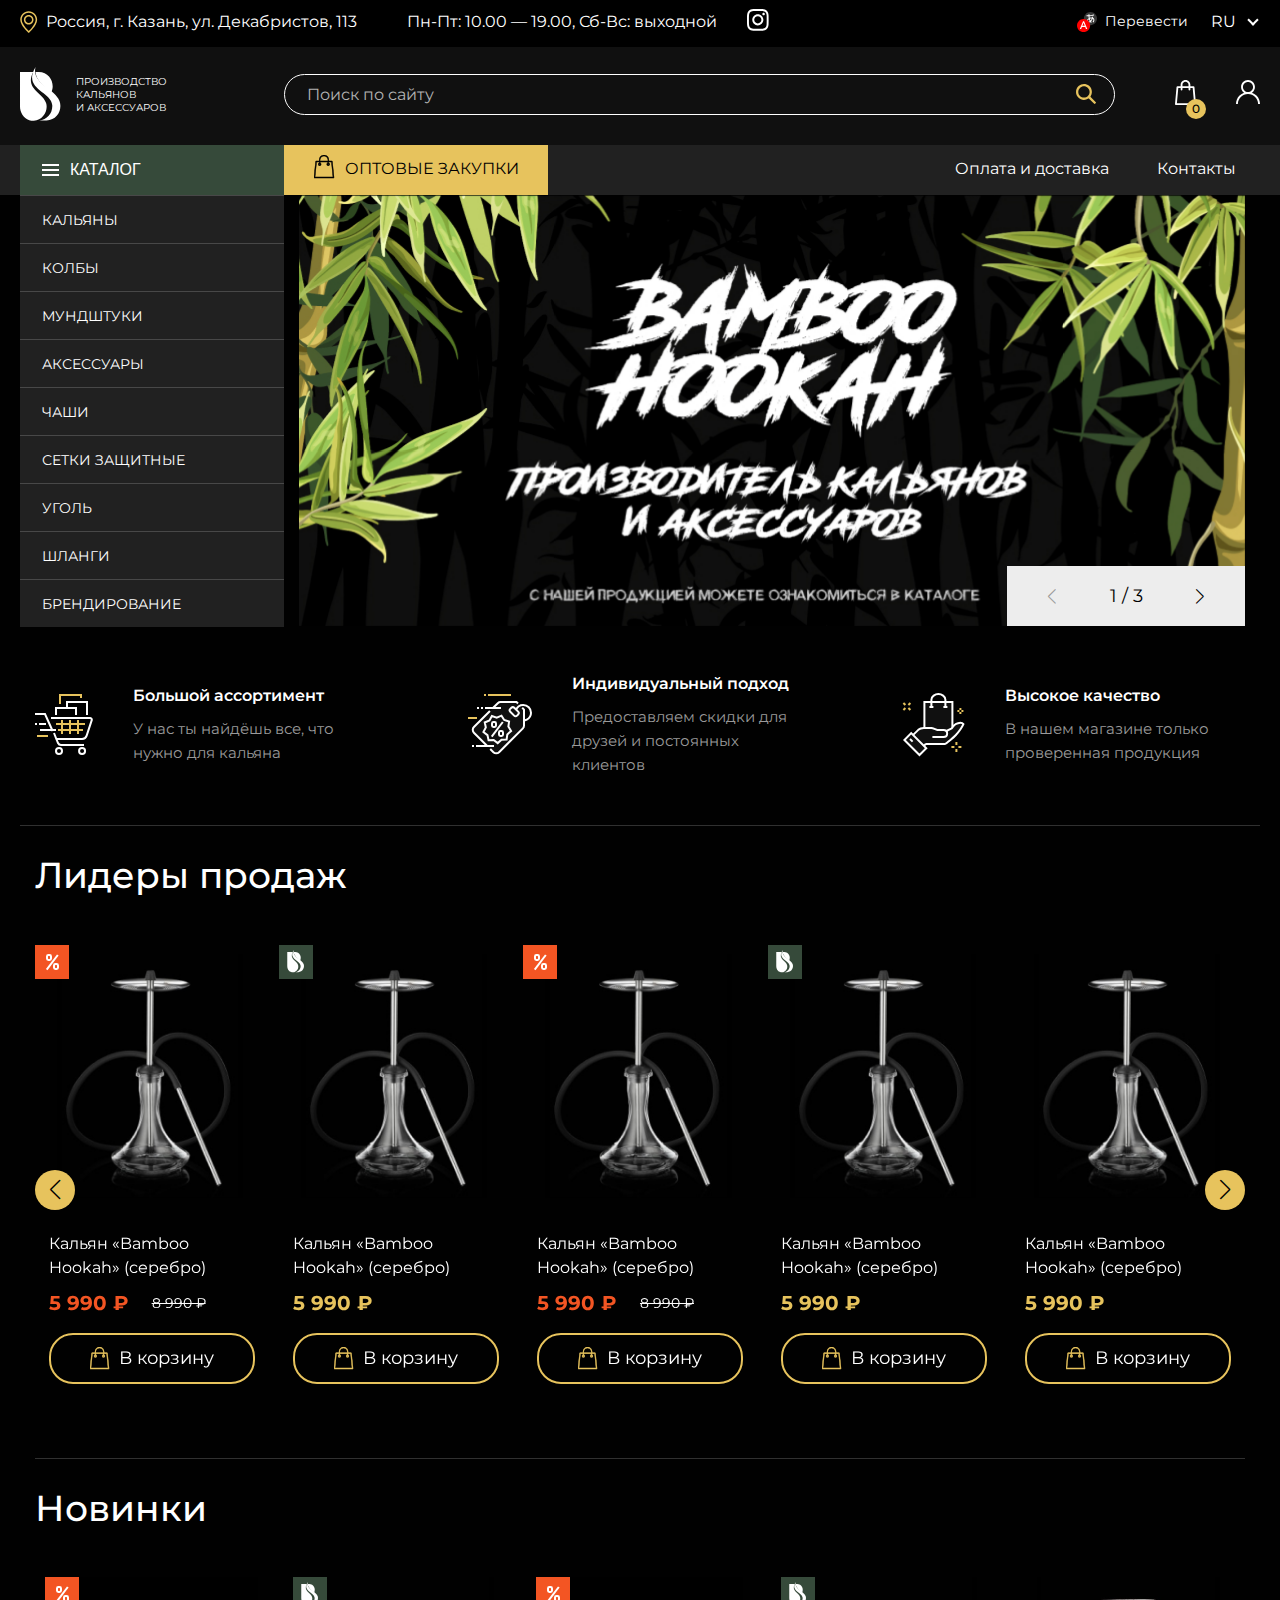
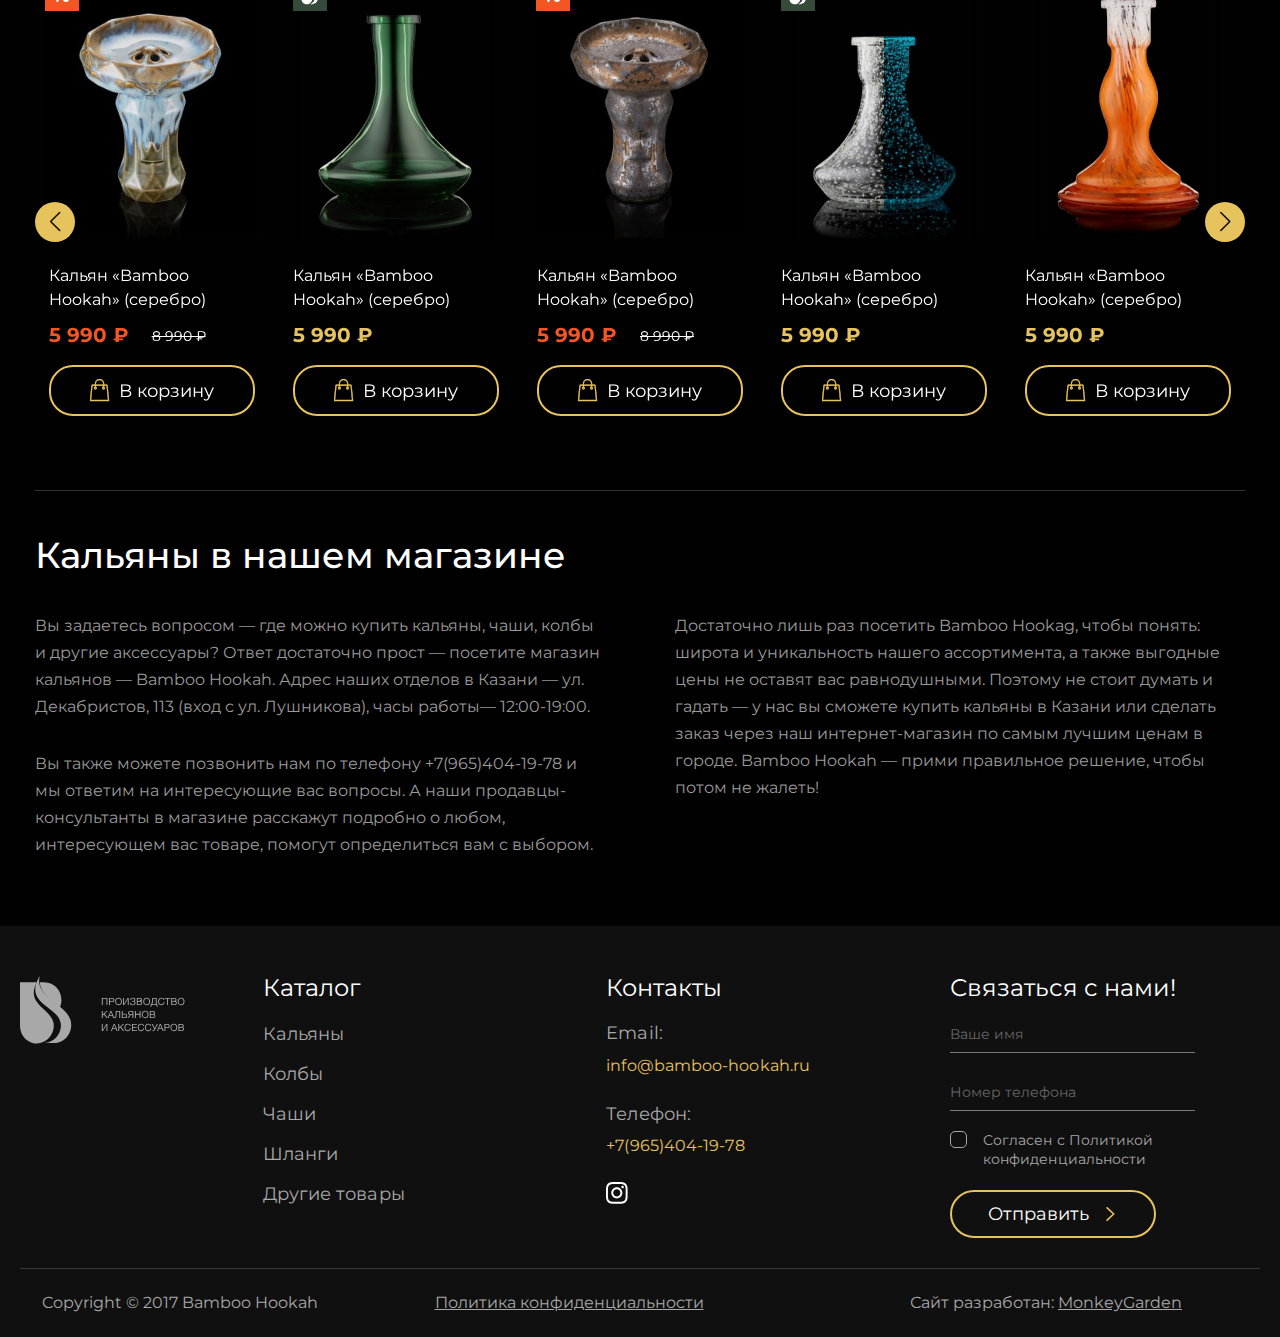
<file: index.html>
<!DOCTYPE html>
<html lang="ru">
	<head>
			<meta charset="UTF-8" />
			<title>Bamboo Hookah</title>
			<meta name="description" content="Bamboo Hookah">
			<meta name="keywords" content="Bamboo Hookah">
			<meta name="author" content="John Doe">
			<meta name="viewport" content="width=device-width, initial-scale=1.0, user-scalable=no" />
			<link rel="stylesheet" href="./styles/default.css" />
			<link rel="stylesheet" href="./styles/select2.min.css" />
			<link rel="stylesheet" href="https://unpkg.com/swiper/swiper-bundle.min.css" />
			<link rel="stylesheet" href="./styles/first-paint.css" />
			<link rel="stylesheet" href="./styles/styles.css" /> 
	</head>
	<body class="nome">
		<svg width="0" height="0" class="hidden">
  		<symbol xmlns="http://www.w3.org/2000/svg" fill="none" viewBox="0 0 21 24" id="button-cart">
    		<g fill="currentColor">
		      <path fill-rule="evenodd" d="M19.9929 22.4271 18.348 6.41594c-.0275-.25778-.2468-.45828-.4935-.45828h-3.0431v-.97385C14.8114 2.23412 12.673 0 10.0411 0 7.40926 0 5.27086 2.23412 5.27086 4.98381v.97385H2.14552c-.24673 0-.46606.2005-.49347.45828L.0071315 22.4271c-.0274153.1433.0274153.2865.1096615.401.082245.1146.219322.1719.356398.1719H19.5268c.1371 0 .2742-.0573.3564-.1719.0823-.1145.1371-.2577.1097-.401ZM14.5 9c.2812 0 .5.21875.5.5s-.2188.5-.5.5-.5-.21875-.5-.5.2188-.5.5-.5ZM10 1C7.7971 1 6 2.80233 6 5.01163V6h8v-.98837C14 2.80233 12.2029 1 10 1ZM5.5 9c.28125 0 .5.21875.5.5s-.21875.5-.5.5-.5-.21875-.5-.5.21875-.5.5-.5ZM2.53659 7 1 22h18L17.4634 7h-2.7988v.94646c.5488.20077.933.7457.933 1.37668 0 .80306-.6311 1.46276-1.3994 1.46276s-1.3994-.6597-1.3994-1.46276c0-.63098.3841-1.17591.9329-1.37668V7H6.15854v.94646c.54878.20077.93292.7457.93292 1.37668 0 .80306-.63109 1.46276-1.39939 1.46276-.76829 0-1.39939-.6597-1.39939-1.46276 0-.63098.38415-1.17591.93293-1.37668V7H2.53659Z" clip-rule="evenodd"></path>
		      <path d="m18.348 6.41594.2486-.02555-.0001-.00089-.2485.02644Zm1.6449 16.01116-.2487.0256.0011.0108.002.0107.2456-.0471ZM14.8114 5.95766h-.25v.25h.25v-.25Zm-9.54054 0v.25h.25v-.25h-.25Zm-3.61881.45828-.2486-.02644-.00009.00089.24869.02555ZM.0071315 22.4271l.2455415.0471.00204-.0107.00111-.0108-.2486915-.0256Zm.1096615.401-.2030897.1458.2030897-.1458ZM6 6h-.25v.25H6V6Zm8 0v.25h.25V6H14ZM1 22l-.248699-.0255-.028219.2755H1V22ZM2.53659 7v-.25h-.2257l-.023.22452L2.53659 7ZM19 22v.25h.2769l-.0282-.2755L19 22ZM17.4634 7l.2487-.02548-.023-.22452h-.2257V7Zm-2.7988 0v-.25h-.25V7h.25Zm0 .94646h-.25v.17475l.1641.06003.0859-.23478Zm-.9329 0 .0859.23478.1641-.06003v-.17475h-.25Zm0-.94646h.25v-.25h-.25V7ZM6.15854 7v-.25h-.25V7h.25Zm0 .94646h-.25v.17475l.1641.06003.0859-.23478Zm-.93293 0 .08589.23478.16411-.06003v-.17475h-.25Zm0-.94646h.25v-.25h-.25V7Zm12.87369-.55851 1.6449 16.01121.4974-.0511-1.645-16.01121-.4973.0511Zm-.2448-.23383c.1128 0 .2303.09794.2449.23472l.4971-.05288c-.0402-.37879-.3614-.68184-.742-.68184v.5Zm-3.0431 0h3.0431v-.5h-3.0431v.5Zm-.25-1.22385v.97385h.5v-.97385h-.5ZM10.0411.25c2.4836 0 4.5203 2.11176 4.5203 4.73381h.5c0-2.87733-2.2401-5.23381-5.0203-5.23381v.5ZM5.52086 4.98381C5.52086 2.36176 7.55753.25 10.0411.25v-.5c-2.78012 0-5.02024 2.35648-5.02024 5.23381h.5Zm0 .97385v-.97385h-.5v.97385h.5Zm-3.37534.25h3.12534v-.5H2.14552v.5Zm-.24487.23472c.01454-.13678.13203-.23472.24487-.23472v-.5c-.38063 0-.70179.30305-.74207.68184l.4972.05288ZM.255823 22.4527 1.90074 6.44149l-.49738-.0511L-.24156 22.4016l.497383.0511Zm.064059.2297c-.059929-.0835-.076963-.1573-.067209-.2082l-.491083-.0941c-.045077.2355.047551.4482.1521133.5938l.4061787-.2915Zm.153309.0676c-.071861 0-.126295-.03-.153309-.0676l-.4061787.2915c.1374778.1915.3571967.2761.5594877.2761v-.5Zm19.053609 0H.473191v.5H19.5268v-.5Zm.1533-.0676c-.027.0376-.0814.0676-.1533.0676v.5c.2023 0 .422-.0846.5595-.2761l-.4062-.2915Zm.0672-.2082c.0098.0509-.0073.1247-.0672.2082l.4062.2915c.1046-.1456.1972-.3583.1521-.5938l-.4911.0941ZM15.25 9.5c0-.41932-.3307-.75-.75-.75v.5c.1432 0 .25.10682.25.25h.5Zm-.75.75c.4193 0 .75-.33068.75-.75h-.5c0 .14318-.1068.25-.25.25v.5Zm-.75-.75c0 .41932.3307.75.75.75v-.5c-.1432 0-.25-.10682-.25-.25h-.5Zm.75-.75c-.4193 0-.75.33068-.75.75h.5c0-.14318.1068-.25.25-.25v-.5ZM6.25 5.01163C6.25 2.93971 7.93586 1.25 10 1.25v-.5c-2.34165 0-4.25 1.91494-4.25 4.26163h.5ZM6.25 6v-.98837h-.5V6h.5ZM14 5.75H6v.5h8v-.5Zm-.25-.73837V6h.5v-.98837h-.5ZM10 1.25c2.0641 0 3.75 1.68971 3.75 3.76163h.5C14.25 2.66494 12.3417.75 10 .75v.5ZM6.25 9.5c0-.41932-.33068-.75-.75-.75v.5c.14318 0 .25.10682.25.25h.5Zm-.75.75c.41932 0 .75-.33068.75-.75h-.5c0 .14318-.10682.25-.25.25v.5Zm-.75-.75c0 .41932.33068.75.75.75v-.5c-.14318 0-.25-.10682-.25-.25h-.5Zm.75-.75c-.41932 0-.75.33068-.75.75h.5c0-.14318.10682-.25.25-.25v-.5ZM1.2487 22.0255 2.78528 7.02548l-.49739-.05096L.751301 21.9745l.497399.051ZM19 21.75H1v.5h18v-.5ZM17.2147 7.02548l1.5366 15.00002.4974-.051-1.5366-14.99998-.4974.05096ZM14.6646 7.25h2.7988v-.5h-2.7988v.5Zm.25.69646V7h-.5v.94646h.5Zm.933 1.37668c0-.73217-.4463-1.37336-1.0971-1.61146l-.1718.46956c.4468.16344.7689.61211.7689 1.1419h.5Zm-1.6494 1.71276c.9166 0 1.6494-.7822 1.6494-1.71276h-.5c0 .67553-.5295 1.21276-1.1494 1.21276v.5Zm-1.6494-1.71276c0 .93056.7327 1.71276 1.6494 1.71276v-.5c-.6199 0-1.1494-.53723-1.1494-1.21276h-.5Zm1.097-1.61146c-.6508.2381-1.097.87929-1.097 1.61146h.5c0-.52979.3221-.97846.7688-1.1419l-.1718-.46956ZM13.4817 7v.94646h.5V7h-.5Zm-7.32316.25h7.57316v-.5H6.15854v.5Zm.25.69646V7h-.5v.94646h.5Zm.93292 1.37668c0-.73217-.44621-1.37336-1.09703-1.61146l-.17179.46956c.44674.16344.76882.61211.76882 1.1419h.5ZM5.69207 11.0359c.91668 0 1.64939-.7822 1.64939-1.71276h-.5c0 .67553-.52948 1.21276-1.14939 1.21276v.5ZM4.04268 9.32314c0 .93056.73272 1.71276 1.64939 1.71276v-.5c-.61991 0-1.14939-.53723-1.14939-1.21276h-.5Zm1.09704-1.61146c-.65083.2381-1.09704.87929-1.09704 1.61146h.5c0-.52979.32208-.97846.76882-1.1419l-.17178-.46956ZM4.97561 7v.94646h.5V7h-.5Zm-2.43902.25h2.68902v-.5H2.53659v.5Z"></path>
	    </g>
	  </symbol>
		<symbol fill="none" xmlns="http://www.w3.org/2000/svg" viewBox="0 0 9 17" id="arrow">
			<path d="M1 1L9 8.506L1 16" stroke="currentColor" stroke-width="2" stroke-linecap="round" stroke-linejoin="round"></path>
		</symbol>
	  <symbol fill="none" xmlns="http://www.w3.org/2000/svg" viewBox="0 0 11 7" id="arrow-down">
	    <path id="Stroke 1" d="M10.375 1L5.68375 6L1 1" stroke="currentColor" stroke-width="2" stroke-linecap="round" stroke-linejoin="round"></path>
	  </symbol>
	  <symbol fill="none" xmlns="http://www.w3.org/2000/svg" viewBox="0 0 16 16" id="remove">
	    <path d="m1.292 1.292 13.467 13.467M14.708 1.292 1.241 14.759" stroke="currentColor" stroke-linecap="square"></path>
	  </symbol>
	</svg>
		<header class="header">
			<div class="header-top desktop">
				<div class="container header-top-wrapper">
					<div class="header-info">
						<img class="marker" src="./assets/marker.svg" alt="Адрес">
						<p>Россия, г. Казань, ул. Декабристов, 113</p>
					</div>
					<div class="header-info">
						<p>Пн-Пт: 10.00 — 19.00, Сб-Вс: выходной</p>
					</div>
					<div class="header-info">
						<a href="">
							<svg xmlns="http://www.w3.org/2000/svg" width="22" height="22" fill="none">
								<path fill="#fff" d="M10.8135 1.95351c2.8885 0 3.2223.01457 4.369.05831 1.0596.04373 1.6256.21868 2.003.37904.508.2041.8709.43735 1.2483.81639.3774.37904.6096.7435.8128 1.25374.1452.37904.3194.96218.3774 2.01182.0581 1.1517.0581 1.487.0581 4.38809 0 2.9011-.0145 3.2364-.0581 4.3881-.0435 1.0642-.2177 1.6328-.3774 2.0118-.2032.5103-.4354.8747-.8128 1.2538-.3774.379-.7403.6123-1.2483.8164-.3774.1458-.9579.3207-2.003.379-1.1467.0583-1.4805.0583-4.369.0583-2.88841 0-3.22226-.0146-4.36893-.0583-1.05958-.0437-1.62566-.2187-2.00304-.379-.50802-.2041-.87089-.4374-1.24827-.8164-.37739-.3791-.60963-.7435-.81284-1.2538-.14514-.379-.31932-.9621-.37738-2.0118-.05806-1.1517-.05806-1.487-.05806-4.3881 0-2.90109.01452-3.23639.05806-4.38809.04355-1.06422.21772-1.63278.37738-2.01182.20321-.51024.43545-.8747.81284-1.25374.37738-.37904.74025-.61229 1.24827-.81639.37738-.14579.95797-.32073 2.00304-.37904 1.14667-.04374 1.48052-.05831 4.36893-.05831Zm0-1.95351C7.88154 0 7.50416.0145781 6.35748.0583133 5.21081.116627 4.42701.291568 3.7303.568558 3.01907.845547 2.40946 1.21001 1.81435 1.8223 1.21924 2.42002.841854 3.03231.566072 3.74665c-.261266.68519-.449959 1.487-.5080181 2.63869C-.0000053 7.53704 0 7.91607 0 10.8609c0 2.9449.0145095 3.3239.0580539 4.4756.0580591 1.1517.2322371 1.9389.5080181 2.6387.275782.7143.638658 1.3266 1.248278 1.9243.59511.5977 1.20472.9768 1.91595 1.2538.6822.2624 1.48051.4519 2.62718.5102 1.14668.0583 1.52406.0583 4.45602.0583 2.932 0 3.3094-.0146 4.4561-.0583 1.1466-.0583 1.9304-.2332 2.6272-.5102.7112-.277 1.3208-.6415 1.9159-1.2538.5951-.5977.9725-1.21 1.2483-1.9243.2613-.6852.4499-1.487.508-2.6387.0581-1.1517.0581-1.5307.0581-4.4756 0-2.94483-.0146-3.32386-.0581-4.47556-.0581-1.15169-.2322-1.93893-.508-2.63869-.2758-.71434-.6387-1.32663-1.2483-1.92435-.5951-.59771-1.2047-.976753-1.9159-1.253742-.6822-.262412-1.4806-.451931-2.6272-.5102447C14.1229.0145781 13.76 0 10.8135 0Z"/>
								<path fill="#fff" d="M10.8137 5.27734c-3.06262 0-5.54466 2.49291-5.54466 5.56896 0 3.076 2.48204 5.5689 5.54466 5.5689 3.0626 0 5.5447-2.4929 5.5447-5.5689 0-3.07605-2.4676-5.56896-5.5447-5.56896Zm0 9.19896c-1.98853 0-3.59968-1.6182-3.59968-3.6154 0-1.99727 1.61115-3.61547 3.59968-3.61547 1.9885 0 3.5997 1.6182 3.5997 3.61547 0 1.9972-1.6112 3.6154-3.5997 3.6154ZM16.5906 6.35619c.7135 0 1.2919-.5809 1.2919-1.29748s-.5784-1.29748-1.2919-1.29748c-.7134 0-1.2918.5809-1.2918 1.29748s.5784 1.29748 1.2918 1.29748Z"/>
							</svg>
						</a>
					</div>
					<div class="header-language">
						<div class="header-language-info">
							<img src="./assets/language.svg" alt="Перевести">
							<p>Перевести</p>
						</div>
						<select class="lang" name="lang-mobile">
							<option value="">Ru</option>
							<option value="">En</option>
						</select>
					</div>
				</div>
			</div>
			<div class="header-main">
				<div class="container header-main-wrapper">
					<a href="" class="logo">
						<img src="./assets/logo.svg" alt="ПРОИЗВОДСТВО КАЛЬЯНОВ И АКСЕССУАРОВ">
						<span>ПРОИЗВОДСТВО <br/> КАЛЬЯНОВ <br/> И АКСЕССУАРОВ</span>
					</a>
					<form action="" class="search-form">
						<!-- class="active" for input open search wrapper -->
						<input type="text" placeholder="Поиск по сайту">
						<div class="search-wrapper">
							<ul class="search-list">
								<li class="search-listitem">
									<a href="">
										<figure class="cart_item-image">
											<img src="./assets/hookah-1.png">
										</figure>
										<p class="cart_item-name">Колба «Bamboo Hookah»<br>«UFO» (серебро)</p>
										<span class="prices">
											<h5 class="product-price-new">5 990 ₽</h5>
											<strike class="product-price-old">8 990 ₽</strike>
										</span>
									</a>
								</li>
								<li class="search-listitem">
									<a href="">
										<figure class="cart_item-image">
											<img src="./assets/hookah-1.png">
										</figure>
										<p class="cart_item-name">Колба «Bamboo Hookah»<br>«UFO» (серебро)</p>
										<span class="prices">
											<h5 class="product-price-current">5 990 ₽</h5>
										</span>
									</a>
								</li>
								<li class="search-listitem">
									<a href="">
										<figure class="cart_item-image">
											<img src="./assets/hookah-1.png">
										</figure>
										<p class="cart_item-name">Колба «Bamboo Hookah»<br>«UFO» (серебро)</p>
										<span class="prices">
											<h5 class="product-price-new">5 990 ₽</h5>
											<strike class="product-price-old">8 990 ₽</strike>
										</span>
									</a>
								</li>
							</ul>
						</div>

						<button class="search-form-button">
							<svg xmlns="http://www.w3.org/2000/svg" width="24" height="24" fill="none">
								<mask id="a" width="20" height="20" x="2" y="2" maskUnits="userSpaceOnUse" style="mask-type:alpha">
									<path fill="#fff" fill-rule="evenodd" d="m21.8336 20.2158-5.1748-5.2131c-.1943-.1954-.2137-.4965-.0634-.7274 2.1217-3.2543 1.6268-7.72963-1.5034-10.40274-3.012-2.5714-7.59655-2.4834-10.51481.19542-3.3497 3.07483-3.43427 8.30852-.25257 11.49242 2.71312 2.7154 6.91248 3.0451 9.99648 1.0052.2314-.1532.5349-.1332.7303.0634l5.1634 5.2022c.2234.2246.5857.2252.8097.0012l.808-.8086c.2229-.2229.2234-.584.0011-.808ZM5.94061 13.9427c-2.20799-2.2097-2.20799-5.80505 0-8.01474 2.20798-2.20969 5.80049-2.21026 8.00849 0 2.208 2.20969 2.208 5.80504 0 8.01474-2.208 2.2097-5.80051 2.2097-8.00849 0Z" clip-rule="evenodd"/>
								</mask>
								<g mask="url(#a)">
									<path fill="#E7C35D" d="M0 0h24v24H0z"/>
								</g>
							</svg>	
						</button>
					</form>
					<ul class="user-controls">
						<li class="cart">
							<a href="">
								<img src="./assets/cart.svg" alt="">
								<span class="items">0</span>
							</a>
							<div class="cart_items-wrapper">
                <ul class="cart_list">
                  <li class="cart_list-item">
                  	<a href="">
											<figure class="cart_item-image">
												<img src="./assets/hookah-1.png">
											</figure>
											<p class="cart_item-name">Колба «Bamboo Hookah»<br>«UFO» (серебро)</p>
											<span class="prices">
												<h5 class="product-price-new">5 990 ₽</h5>
												<strike class="product-price-old">8 990 ₽</strike>
											</span>
										</a>
                    <button class="remove_list-item" title="Удалить из корзины">
                    	<svg class="icon">
											  <use xlink:href="#remove"></use>
											</svg>
                    </button>
                  </li>
                  <li class="cart_list-item">
                  	<a href="">
											<figure class="cart_item-image">
												<img src="./assets/hookah-1.png">
											</figure>
											<p class="cart_item-name">Колба «Bamboo Hookah»<br>«UFO» (серебро)</p>
											<span class="prices">
												<h5 class="product-price-current">5 990 ₽</h5>
											</span>
										</a>
                    <button class="remove_list-item"title="Удалить из корзины">
                    	<svg class="icon">
											  <use xlink:href="#remove"></use>
											</svg>
                    </button>
                  </li>
                  <li class="cart_list-item">
                  	<a href="">
											<figure class="cart_item-image">
												<img src="./assets/hookah-1.png">
											</figure>
											<p class="cart_item-name">Колба «Bamboo Hookah»<br>«UFO» (серебро)</p>
											<span class="prices">
												<h5 class="product-price-new">5 990 ₽</h5>
												<strike class="product-price-old">8 990 ₽</strike>
											</span>
										</a>
                    <button class="remove_list-item"title="Удалить из корзины">
                    	<svg class="icon">
											  <use xlink:href="#remove"></use>
											</svg>
                    </button>
                  </li>
                  <li class="cart_list-item">
                  	<a href="">
											<figure class="cart_item-image">
												<img src="./assets/hookah-1.png">
											</figure>
											<p class="cart_item-name">Колба «Bamboo Hookah»<br>«UFO» (серебро)</p>
											<span class="prices">
												<h5 class="product-price-current">5 990 ₽</h5>
											</span>
										</a>
                    <button class="remove_list-item" title="Удалить из корзины">
                    	<svg class="icon">
											  <use xlink:href="#remove"></use>
											</svg>
                    </button>
                  </li>
                  </li>
                </ul>
                <div class="cart-footer">
                  <div class="result">
                  	<p>Итого:</p>
                  	<h3>27 960 ₽</h3>
                  </div>
                	<a class="button go_to_cart" href="">Перейти в корзину</a>
                </div>
              </div>
						</li>
						<li>
							<a href="">
								<img src="./assets/user.svg" alt="">
							</a>
						</li>
					</div>
				</div>
			</div>
			<div class="header-navigation">
				<div class="container header-navigation-wrapper">
					<button id="menu" class="mobile-menu-button">
						<span class="burger"></span>
						МЕНЮ 
					</button>
					<div class="header-catalog">
						<button id="catalog" class="catalog-button">
							<span class="burger"></span>
							КАТАЛОГ 
						</button>
						<ul class="submenu home">
							<li class="sticky">
								<button id="close-catalog" class="close-catalog-button">
									<span class="close"></span>
									ЗАКРЫТЬ КАТАЛОГ
								</button>
							</li>
							<li><a href="">Кальяны</a></li>
							<li><a href="">Колбы</a></li>
							<li><a href="">Мундштуки</a></li>
							<li><a href="">Аксессуары</a></li>
							<li><a href="">Чаши</a></li>
							<li><a href="">Сетки защитные</a></li>
							<li><a href="">Уголь</a></li>
							<li><a href="">Шланги</a></li>
							<li><a href="">Брендирование</a></li>
						</ul>
					</div>
					<nav class="header-menu">
						<button id="close-menu" class="close-mobile-menu-button sticky">
							<span class="close"></span>
							ЗАКРЫТЬ МЕНЮ 
						</button>
						<ul>
							<li class="header-yellow">
								<a href="">
									<svg xmlns="http://www.w3.org/2000/svg" width="21" height="24" fill="none">
										<g fill="currentColor">
											<path fill-rule="evenodd" d="M19.9929 22.4271 18.348 6.41594c-.0275-.25778-.2468-.45828-.4935-.45828h-3.0431v-.97385C14.8114 2.23412 12.673 0 10.0411 0 7.40926 0 5.27086 2.23412 5.27086 4.98381v.97385H2.14552c-.24673 0-.46606.2005-.49347.45828L.0071315 22.4271c-.0274153.1433.0274153.2865.1096615.401.082245.1146.219322.1719.356398.1719H19.5268c.1371 0 .2742-.0573.3564-.1719.0823-.1145.1371-.2577.1097-.401ZM14.5 9c.2812 0 .5.21875.5.5s-.2188.5-.5.5-.5-.21875-.5-.5.2188-.5.5-.5ZM10 1C7.7971 1 6 2.80233 6 5.01163V6h8v-.98837C14 2.80233 12.2029 1 10 1ZM5.5 9c.28125 0 .5.21875.5.5s-.21875.5-.5.5-.5-.21875-.5-.5.21875-.5.5-.5ZM2.53659 7 1 22h18L17.4634 7h-2.7988v.94646c.5488.20077.933.7457.933 1.37668 0 .80306-.6311 1.46276-1.3994 1.46276s-1.3994-.6597-1.3994-1.46276c0-.63098.3841-1.17591.9329-1.37668V7H6.15854v.94646c.54878.20077.93292.7457.93292 1.37668 0 .80306-.63109 1.46276-1.39939 1.46276-.76829 0-1.39939-.6597-1.39939-1.46276 0-.63098.38415-1.17591.93293-1.37668V7H2.53659Z" clip-rule="evenodd"/>
											<path d="m18.348 6.41594.2486-.02555-.0001-.00089-.2485.02644Zm1.6449 16.01116-.2487.0256.0011.0108.002.0107.2456-.0471ZM14.8114 5.95766h-.25v.25h.25v-.25Zm-9.54054 0v.25h.25v-.25h-.25Zm-3.61881.45828-.2486-.02644-.00009.00089.24869.02555ZM.0071315 22.4271l.2455415.0471.00204-.0107.00111-.0108-.2486915-.0256Zm.1096615.401-.2030897.1458.2030897-.1458ZM6 6h-.25v.25H6V6Zm8 0v.25h.25V6H14ZM1 22l-.248699-.0255-.028219.2755H1V22ZM2.53659 7v-.25h-.2257l-.023.22452L2.53659 7ZM19 22v.25h.2769l-.0282-.2755L19 22ZM17.4634 7l.2487-.02548-.023-.22452h-.2257V7Zm-2.7988 0v-.25h-.25V7h.25Zm0 .94646h-.25v.17475l.1641.06003.0859-.23478Zm-.9329 0 .0859.23478.1641-.06003v-.17475h-.25Zm0-.94646h.25v-.25h-.25V7ZM6.15854 7v-.25h-.25V7h.25Zm0 .94646h-.25v.17475l.1641.06003.0859-.23478Zm-.93293 0 .08589.23478.16411-.06003v-.17475h-.25Zm0-.94646h.25v-.25h-.25V7Zm12.87369-.55851 1.6449 16.01121.4974-.0511-1.645-16.01121-.4973.0511Zm-.2448-.23383c.1128 0 .2303.09794.2449.23472l.4971-.05288c-.0402-.37879-.3614-.68184-.742-.68184v.5Zm-3.0431 0h3.0431v-.5h-3.0431v.5Zm-.25-1.22385v.97385h.5v-.97385h-.5ZM10.0411.25c2.4836 0 4.5203 2.11176 4.5203 4.73381h.5c0-2.87733-2.2401-5.23381-5.0203-5.23381v.5ZM5.52086 4.98381C5.52086 2.36176 7.55753.25 10.0411.25v-.5c-2.78012 0-5.02024 2.35648-5.02024 5.23381h.5Zm0 .97385v-.97385h-.5v.97385h.5Zm-3.37534.25h3.12534v-.5H2.14552v.5Zm-.24487.23472c.01454-.13678.13203-.23472.24487-.23472v-.5c-.38063 0-.70179.30305-.74207.68184l.4972.05288ZM.255823 22.4527 1.90074 6.44149l-.49738-.0511L-.24156 22.4016l.497383.0511Zm.064059.2297c-.059929-.0835-.076963-.1573-.067209-.2082l-.491083-.0941c-.045077.2355.047551.4482.1521133.5938l.4061787-.2915Zm.153309.0676c-.071861 0-.126295-.03-.153309-.0676l-.4061787.2915c.1374778.1915.3571967.2761.5594877.2761v-.5Zm19.053609 0H.473191v.5H19.5268v-.5Zm.1533-.0676c-.027.0376-.0814.0676-.1533.0676v.5c.2023 0 .422-.0846.5595-.2761l-.4062-.2915Zm.0672-.2082c.0098.0509-.0073.1247-.0672.2082l.4062.2915c.1046-.1456.1972-.3583.1521-.5938l-.4911.0941ZM15.25 9.5c0-.41932-.3307-.75-.75-.75v.5c.1432 0 .25.10682.25.25h.5Zm-.75.75c.4193 0 .75-.33068.75-.75h-.5c0 .14318-.1068.25-.25.25v.5Zm-.75-.75c0 .41932.3307.75.75.75v-.5c-.1432 0-.25-.10682-.25-.25h-.5Zm.75-.75c-.4193 0-.75.33068-.75.75h.5c0-.14318.1068-.25.25-.25v-.5ZM6.25 5.01163C6.25 2.93971 7.93586 1.25 10 1.25v-.5c-2.34165 0-4.25 1.91494-4.25 4.26163h.5ZM6.25 6v-.98837h-.5V6h.5ZM14 5.75H6v.5h8v-.5Zm-.25-.73837V6h.5v-.98837h-.5ZM10 1.25c2.0641 0 3.75 1.68971 3.75 3.76163h.5C14.25 2.66494 12.3417.75 10 .75v.5ZM6.25 9.5c0-.41932-.33068-.75-.75-.75v.5c.14318 0 .25.10682.25.25h.5Zm-.75.75c.41932 0 .75-.33068.75-.75h-.5c0 .14318-.10682.25-.25.25v.5Zm-.75-.75c0 .41932.33068.75.75.75v-.5c-.14318 0-.25-.10682-.25-.25h-.5Zm.75-.75c-.41932 0-.75.33068-.75.75h.5c0-.14318.10682-.25.25-.25v-.5ZM1.2487 22.0255 2.78528 7.02548l-.49739-.05096L.751301 21.9745l.497399.051ZM19 21.75H1v.5h18v-.5ZM17.2147 7.02548l1.5366 15.00002.4974-.051-1.5366-14.99998-.4974.05096ZM14.6646 7.25h2.7988v-.5h-2.7988v.5Zm.25.69646V7h-.5v.94646h.5Zm.933 1.37668c0-.73217-.4463-1.37336-1.0971-1.61146l-.1718.46956c.4468.16344.7689.61211.7689 1.1419h.5Zm-1.6494 1.71276c.9166 0 1.6494-.7822 1.6494-1.71276h-.5c0 .67553-.5295 1.21276-1.1494 1.21276v.5Zm-1.6494-1.71276c0 .93056.7327 1.71276 1.6494 1.71276v-.5c-.6199 0-1.1494-.53723-1.1494-1.21276h-.5Zm1.097-1.61146c-.6508.2381-1.097.87929-1.097 1.61146h.5c0-.52979.3221-.97846.7688-1.1419l-.1718-.46956ZM13.4817 7v.94646h.5V7h-.5Zm-7.32316.25h7.57316v-.5H6.15854v.5Zm.25.69646V7h-.5v.94646h.5Zm.93292 1.37668c0-.73217-.44621-1.37336-1.09703-1.61146l-.17179.46956c.44674.16344.76882.61211.76882 1.1419h.5ZM5.69207 11.0359c.91668 0 1.64939-.7822 1.64939-1.71276h-.5c0 .67553-.52948 1.21276-1.14939 1.21276v.5ZM4.04268 9.32314c0 .93056.73272 1.71276 1.64939 1.71276v-.5c-.61991 0-1.14939-.53723-1.14939-1.21276h-.5Zm1.09704-1.61146c-.65083.2381-1.09704.87929-1.09704 1.61146h.5c0-.52979.32208-.97846.76882-1.1419l-.17178-.46956ZM4.97561 7v.94646h.5V7h-.5Zm-2.43902.25h2.68902v-.5H2.53659v.5Z"/>
										</g>
									</svg>
									ОПТОВЫЕ ЗАКУПКИ
								</a>
							</li>
							<li>
								<a href="">Оплата и доставка</a>
							</li>
							<li>
								<a href="">Контакты</a>
							</li>
							<li class="header-top mobile">
								<div class="header-top-wrapper">
									<div class="header-info">
										<p>Россия, г. Казань, ул. Декабристов, 113</p>
									</div>
									<div class="header-info">
										<p>Пн-Пт: 10.00 — 19.00, Сб-Вс: выходной</p>
									</div>
									<div class="header-info">
										<div class="header-language">
											<div class="header-language-info">
												<img src="./assets/language.svg" alt="Перевести">
												<p>Перевести</p>
											</div>
											<select class="lang" name="lang-mobile">
												<option value="">Ru</option>
												<option value="">En</option>
											</select>
										</div>
										<a class="instagram" href="">
											<svg xmlns="http://www.w3.org/2000/svg" width="22" height="22" fill="none">
												<path fill="#fff" d="M10.8135 1.95351c2.8885 0 3.2223.01457 4.369.05831 1.0596.04373 1.6256.21868 2.003.37904.508.2041.8709.43735 1.2483.81639.3774.37904.6096.7435.8128 1.25374.1452.37904.3194.96218.3774 2.01182.0581 1.1517.0581 1.487.0581 4.38809 0 2.9011-.0145 3.2364-.0581 4.3881-.0435 1.0642-.2177 1.6328-.3774 2.0118-.2032.5103-.4354.8747-.8128 1.2538-.3774.379-.7403.6123-1.2483.8164-.3774.1458-.9579.3207-2.003.379-1.1467.0583-1.4805.0583-4.369.0583-2.88841 0-3.22226-.0146-4.36893-.0583-1.05958-.0437-1.62566-.2187-2.00304-.379-.50802-.2041-.87089-.4374-1.24827-.8164-.37739-.3791-.60963-.7435-.81284-1.2538-.14514-.379-.31932-.9621-.37738-2.0118-.05806-1.1517-.05806-1.487-.05806-4.3881 0-2.90109.01452-3.23639.05806-4.38809.04355-1.06422.21772-1.63278.37738-2.01182.20321-.51024.43545-.8747.81284-1.25374.37738-.37904.74025-.61229 1.24827-.81639.37738-.14579.95797-.32073 2.00304-.37904 1.14667-.04374 1.48052-.05831 4.36893-.05831Zm0-1.95351C7.88154 0 7.50416.0145781 6.35748.0583133 5.21081.116627 4.42701.291568 3.7303.568558 3.01907.845547 2.40946 1.21001 1.81435 1.8223 1.21924 2.42002.841854 3.03231.566072 3.74665c-.261266.68519-.449959 1.487-.5080181 2.63869C-.0000053 7.53704 0 7.91607 0 10.8609c0 2.9449.0145095 3.3239.0580539 4.4756.0580591 1.1517.2322371 1.9389.5080181 2.6387.275782.7143.638658 1.3266 1.248278 1.9243.59511.5977 1.20472.9768 1.91595 1.2538.6822.2624 1.48051.4519 2.62718.5102 1.14668.0583 1.52406.0583 4.45602.0583 2.932 0 3.3094-.0146 4.4561-.0583 1.1466-.0583 1.9304-.2332 2.6272-.5102.7112-.277 1.3208-.6415 1.9159-1.2538.5951-.5977.9725-1.21 1.2483-1.9243.2613-.6852.4499-1.487.508-2.6387.0581-1.1517.0581-1.5307.0581-4.4756 0-2.94483-.0146-3.32386-.0581-4.47556-.0581-1.15169-.2322-1.93893-.508-2.63869-.2758-.71434-.6387-1.32663-1.2483-1.92435-.5951-.59771-1.2047-.976753-1.9159-1.253742-.6822-.262412-1.4806-.451931-2.6272-.5102447C14.1229.0145781 13.76 0 10.8135 0Z"/>
												<path fill="#fff" d="M10.8137 5.27734c-3.06262 0-5.54466 2.49291-5.54466 5.56896 0 3.076 2.48204 5.5689 5.54466 5.5689 3.0626 0 5.5447-2.4929 5.5447-5.5689 0-3.07605-2.4676-5.56896-5.5447-5.56896Zm0 9.19896c-1.98853 0-3.59968-1.6182-3.59968-3.6154 0-1.99727 1.61115-3.61547 3.59968-3.61547 1.9885 0 3.5997 1.6182 3.5997 3.61547 0 1.9972-1.6112 3.6154-3.5997 3.6154ZM16.5906 6.35619c.7135 0 1.2919-.5809 1.2919-1.29748s-.5784-1.29748-1.2919-1.29748c-.7134 0-1.2918.5809-1.2918 1.29748s.5784 1.29748 1.2918 1.29748Z"/>
											</svg>
										</a>
									</div>
									
								</div>
							</div>
						</ul>
					</div>
				</div>
			</div>
		</header>

		<main class="home-main">
			<div class="home-slider">
				<div class="container home-slider-wrapper">
					<div class="home-slider-block">
						<div class="big-slider">
							<div class="swiper-wrapper">
								<div class="slide swiper-slide">
									<picture>
										<img src="./assets/slide.jpg" alt="">
									</picture>
								</div>
								<div class="slide swiper-slide">
									<picture>
										<img src="./assets/slide.jpg" alt="">
									</picture>
								</div>
								<div class="slide swiper-slide">
									<picture>
										<img src="./assets/slide.jpg" alt="">
									</picture>
								</div>
							</div>
							<div class="swiper-navigation">
								<div class="swiper-button-prev prev-slide"></div>
								<div class="swiper-pagination"></div>
								<div class="swiper-button-next next-slide"></div>
							</div>		
						</div>
					</div>
				</div>
			</div>
			<div class="advantages">
				<div class="container advantages-wrapper">
					<div class="advantage">
						<img src="./assets/advantage-1.svg" alt="Большой ассортимент">
						<div class="advantage-info">
							<h6 class="advantage-title">Большой ассортимент</h6>
							<p class="advantage-description">У нас ты найдёшь все, что нужно для кальяна</p>
						</div>
					</div>
					<div class="advantage">
						<img src="./assets/advantage-2.svg" alt="Индивидуальный подход">
						<div class="advantage-info">
							<h6 class="advantage-title">Индивидуальный подход</h6>
							<p class="advantage-description">Предоставляем скидки для друзей и постоянных клиентов</p>
						</div>
					</div>
					<div class="advantage">
						<img src="./assets/advantage-3.svg" alt="Высокое качество">
						<div class="advantage-info">
							<h6 class="advantage-title">Высокое качество</h6>
							<p class="advantage-description">В нашем магазине только проверенная продукция</p>
						</div>
					</div>
				</div>
			</div>
			<div class="block-slider">
				<div class="container block-slider-wrapper">
					<h2 class="block-slider-title">Лидеры продаж</h2>
					<div class="products-slider">
						<div class="swiper-wrapper">

							<div class="product swiper-slide discount">
								<a href="" class="product-link">
									<div class="product-image">
										<img src="./assets/hookah-1.png" alt="">
									</div>
									<div class="product-info">
										<h6 class="product-title">Кальян «Bamboo Hookah» (серебро)</h6>
										<div class="product-price">
											<h5 class="product-price-new">5 990 ₽</h5>
											<strike class="product-price-old">8 990 ₽</strike>
										</div>
									</div>
								</a>
								<a href="" class="button">
									<svg class="icon">
									  <use xlink:href="#button-cart"></use>
									</svg>
									В корзину
								</a>
							</div>
							<div class="product swiper-slide bamboo">
								<a href="" class="product-link">
									<div class="product-image">
										<img src="./assets/hookah-1.png" alt="">
									</div>
									<div class="product-info">
										<h6 class="product-title">Кальян «Bamboo Hookah» (серебро)</h6>
										<div class="product-price">
											<h5 class="product-price-current">5 990 ₽</h5>
										</div>
									</div>
								</a>
								<a href="" class="button">
									<svg class="icon">
									  <use xlink:href="#button-cart"></use>
									</svg>
									В корзину
								</a>
							</div>
							<div class="product swiper-slide discount">
								<a href="" class="product-link">
									<div class="product-image">
										<img src="./assets/hookah-1.png" alt="">
									</div>
									<div class="product-info">
										<h6 class="product-title">Кальян «Bamboo Hookah» (серебро)</h6>
										<div class="product-price">
											<h5 class="product-price-new">5 990 ₽</h5>
											<strike class="product-price-old">8 990 ₽</strike>
										</div>
									</div>
								</a>
								<a href="" class="button">
									<svg class="icon">
									  <use xlink:href="#button-cart"></use>
									</svg>
									В корзину
								</a>
							</div>
							<div class="product swiper-slide bamboo">
								<a href="" class="product-link">
									<div class="product-image">
										<img src="./assets/hookah-1.png" alt="">
									</div>
									<div class="product-info">
										<h6 class="product-title">Кальян «Bamboo Hookah» (серебро)</h6>
										<div class="product-price">
											<h5 class="product-price-current">5 990 ₽</h5>
										</div>
									</div>
								</a>
								<a href="" class="button">
									<svg class="icon">
									  <use xlink:href="#button-cart"></use>
									</svg>
									В корзину
								</a>
							</div>
							<div class="product swiper-slide">
								<a href="" class="product-link">
									<div class="product-image">
										<img src="./assets/hookah-1.png" alt="">
									</div>
									<div class="product-info">
										<h6 class="product-title">Кальян «Bamboo Hookah» (серебро)</h6>
										<div class="product-price">
											<h5 class="product-price-current">5 990 ₽</h5>
										</div>
									</div>
								</a>
								<a href="" class="button">
									<svg class="icon">
									  <use xlink:href="#button-cart"></use>
									</svg>
									В корзину
								</a>
							</div>

						</div>
						<div class="swiper-button-prev product-prev"></div>
						<div class="product-pagination"></div>
						<div class="swiper-button-next product-next"></div>
					</div>
				</div>
			</div>

			<div class="block-slider">
				<div class="container block-slider-wrapper">
					<h2 class="block-slider-title">Новинки</h2>
					<div class="products-slider">
						<div class="swiper-wrapper">

							<div class="product swiper-slide discount">
								<a href="" class="product-link">
									<div class="product-image">
										<img src="./assets/new1.png" alt="">
									</div>
									<div class="product-info">
										<h6 class="product-title">Кальян «Bamboo Hookah» (серебро)</h6>
										<div class="product-price">
											<h5 class="product-price-new">5 990 ₽</h5>
											<strike class="product-price-old">8 990 ₽</strike>
										</div>
									</div>
								</a>
								<a href="" class="button">
									<svg class="icon">
									  <use xlink:href="#button-cart"></use>
									</svg>
									В корзину
								</a>
							</div>
							<div class="product swiper-slide bamboo">
								<a href="" class="product-link">
									<div class="product-image">
										<img src="./assets/new2.png" alt="">
									</div>
									<div class="product-info">
										<h6 class="product-title">Кальян «Bamboo Hookah» (серебро)</h6>
										<div class="product-price">
											<h5 class="product-price-current">5 990 ₽</h5>
										</div>
									</div>
								</a>
								<a href="" class="button">
									<svg class="icon">
									  <use xlink:href="#button-cart"></use>
									</svg>
									В корзину
								</a>
							</div>
							<div class="product swiper-slide discount">
								<a href="" class="product-link">
									<div class="product-image">
										<img src="./assets/new3.png" alt="">
									</div>
									<div class="product-info">
										<h6 class="product-title">Кальян «Bamboo Hookah» (серебро)</h6>
										<div class="product-price">
											<h5 class="product-price-new">5 990 ₽</h5>
											<strike class="product-price-old">8 990 ₽</strike>
										</div>
									</div>
								</a>
								<a href="" class="button">
									<svg class="icon">
									  <use xlink:href="#button-cart"></use>
									</svg>
									В корзину
								</a>
							</div>
							<div class="product swiper-slide bamboo">
								<a href="" class="product-link">
									<div class="product-image">
										<img src="./assets/new4.png" alt="">
									</div>
									<div class="product-info">
										<h6 class="product-title">Кальян «Bamboo Hookah» (серебро)</h6>
										<div class="product-price">
											<h5 class="product-price-current">5 990 ₽</h5>
										</div>
									</div>
								</a>
								<a href="" class="button">
									<svg class="icon">
									  <use xlink:href="#button-cart"></use>
									</svg>
									В корзину
								</a>
							</div>
							<div class="product swiper-slide">
								<a href="" class="product-link">
									<div class="product-image">
										<img src="./assets/new5.png" alt="">
									</div>
									<div class="product-info">
										<h6 class="product-title">Кальян «Bamboo Hookah» (серебро)</h6>
										<div class="product-price">
											<h5 class="product-price-current">5 990 ₽</h5>
										</div>
									</div>
								</a>
								<a href="" class="button">
									<svg class="icon">
									  <use xlink:href="#button-cart"></use>
									</svg>
									В корзину
								</a>
							</div>
							
						</div>
						<div class="swiper-button-prev product-prev"></div>
						<div class="product-pagination"></div>
						<div class="swiper-button-next product-next"></div>
					</div>
				</div>
			</div>

			<div class="home-text">
				<div class="container home-text-wrapper">
					<h2 class="home-text-title">Кальяны в нашем магазине</h2>
					<div class="text-wrapper">
						<p>
							Вы задаетесь вопросом — где можно купить кальяны, чаши, колбы и другие аксессуары? Ответ достаточно прост — посетите магазин кальянов — Bamboo Hookah. Адрес наших отделов в Казани — ул. Декабристов, 113 (вход с ул. Лушникова), часы работы— 12:00-19:00.
						</p>
						<p>
							Вы также можете позвонить нам по телефону +7(965)404-19-78 и мы ответим на интересующие вас вопросы. А наши продавцы-консультанты в магазине расскажут подробно о любом, интересующем вас товаре, помогут определиться вам с выбором.
						</p>
						<p>
							Достаточно лишь раз посетить Bamboo Hookag, чтобы понять: широта и уникальность нашего ассортимента, а также выгодные цены не оставят вас равнодушными. Поэтому не стоит думать и гадать — у нас вы сможете купить кальяны в Казани или сделать заказ через наш интернет-магазин по самым лучшим ценам в городе. Bamboo Hookah — прими правильное решение, чтобы потом не жалеть!
						</p>
					</div>
				</div>
			</div>
		</main>

		<footer class="footer">
			<div class="container">
				<div class="footer-top">
					<a href="" class="footer-logo">
						<img src="./assets/footer-logo.svg" alt="">
					</a>
					<div class="footer-catalog">
						<h3 class="footer-title">Каталог</h3>
						<ul class="footer-menu">
							<li><a href="">Кальяны</a></li>
							<li><a href="">Колбы</a></li>
							<li><a href="">Чаши</a></li>
							<li><a href="">Шланги</a></li>
							<li><a href="">Другие товары</a></li>
						</ul>
					</div>
					<div class="footer-contacts">
						<h3 class="footer-title">Контакты</h3>
						<div class="contact-block">
							<p>Email:</p>
							<a href="mailto:info@bamboo-hookah.ru">info@bamboo-hookah.ru</a>
						</div>
						<div class="contact-block">
							<p>Телефон:</p>
							<a href="tel:+79654041978">+7(965)404-19-78</a>
						</div>
						<div class="contact-block">
							<a href="">
								<svg xmlns="http://www.w3.org/2000/svg" width="22" height="22" fill="none">
								<path fill="#fff" d="M10.8135 1.95351c2.8885 0 3.2223.01457 4.369.05831 1.0596.04373 1.6256.21868 2.003.37904.508.2041.8709.43735 1.2483.81639.3774.37904.6096.7435.8128 1.25374.1452.37904.3194.96218.3774 2.01182.0581 1.1517.0581 1.487.0581 4.38809 0 2.9011-.0145 3.2364-.0581 4.3881-.0435 1.0642-.2177 1.6328-.3774 2.0118-.2032.5103-.4354.8747-.8128 1.2538-.3774.379-.7403.6123-1.2483.8164-.3774.1458-.9579.3207-2.003.379-1.1467.0583-1.4805.0583-4.369.0583-2.88841 0-3.22226-.0146-4.36893-.0583-1.05958-.0437-1.62566-.2187-2.00304-.379-.50802-.2041-.87089-.4374-1.24827-.8164-.37739-.3791-.60963-.7435-.81284-1.2538-.14514-.379-.31932-.9621-.37738-2.0118-.05806-1.1517-.05806-1.487-.05806-4.3881 0-2.90109.01452-3.23639.05806-4.38809.04355-1.06422.21772-1.63278.37738-2.01182.20321-.51024.43545-.8747.81284-1.25374.37738-.37904.74025-.61229 1.24827-.81639.37738-.14579.95797-.32073 2.00304-.37904 1.14667-.04374 1.48052-.05831 4.36893-.05831Zm0-1.95351C7.88154 0 7.50416.0145781 6.35748.0583133 5.21081.116627 4.42701.291568 3.7303.568558 3.01907.845547 2.40946 1.21001 1.81435 1.8223 1.21924 2.42002.841854 3.03231.566072 3.74665c-.261266.68519-.449959 1.487-.5080181 2.63869C-.0000053 7.53704 0 7.91607 0 10.8609c0 2.9449.0145095 3.3239.0580539 4.4756.0580591 1.1517.2322371 1.9389.5080181 2.6387.275782.7143.638658 1.3266 1.248278 1.9243.59511.5977 1.20472.9768 1.91595 1.2538.6822.2624 1.48051.4519 2.62718.5102 1.14668.0583 1.52406.0583 4.45602.0583 2.932 0 3.3094-.0146 4.4561-.0583 1.1466-.0583 1.9304-.2332 2.6272-.5102.7112-.277 1.3208-.6415 1.9159-1.2538.5951-.5977.9725-1.21 1.2483-1.9243.2613-.6852.4499-1.487.508-2.6387.0581-1.1517.0581-1.5307.0581-4.4756 0-2.94483-.0146-3.32386-.0581-4.47556-.0581-1.15169-.2322-1.93893-.508-2.63869-.2758-.71434-.6387-1.32663-1.2483-1.92435-.5951-.59771-1.2047-.976753-1.9159-1.253742-.6822-.262412-1.4806-.451931-2.6272-.5102447C14.1229.0145781 13.76 0 10.8135 0Z"/>
								<path fill="#fff" d="M10.8137 5.27734c-3.06262 0-5.54466 2.49291-5.54466 5.56896 0 3.076 2.48204 5.5689 5.54466 5.5689 3.0626 0 5.5447-2.4929 5.5447-5.5689 0-3.07605-2.4676-5.56896-5.5447-5.56896Zm0 9.19896c-1.98853 0-3.59968-1.6182-3.59968-3.6154 0-1.99727 1.61115-3.61547 3.59968-3.61547 1.9885 0 3.5997 1.6182 3.5997 3.61547 0 1.9972-1.6112 3.6154-3.5997 3.6154ZM16.5906 6.35619c.7135 0 1.2919-.5809 1.2919-1.29748s-.5784-1.29748-1.2919-1.29748c-.7134 0-1.2918.5809-1.2918 1.29748s.5784 1.29748 1.2918 1.29748Z"/>
							</svg>
							</a>
						</div>
					</div>
					<div class="footer-form">
						<h3 class="footer-title">Связаться с нами!</h3>
						<form action="">
							<div>
								<input type="text" name="name" placeholder="Ваше имя">
							</div>
							<div>
								<input type="phone" name="phone" placeholder="Номер телефона" required>
							</div>
							<div class="label-block">
								<input type="checkbox" id="privacy" name="privacy" required>
								<label for="privacy"> 
									<p>Согласен с Политикой конфиденциальности</p>
								</label>
							</div>
							<div>
								<button class="button" type="submit">
									Отправить
									<svg width="8" height="15" class="icon">
									  <use xlink:href="#arrow"></use>
									</svg>
								</button>
							</div>
						</form>
					</div>
				</div>
				<div class="copyright">
					<p class="copyright-text">Copyright © 2017 Bamboo Hookah</p>
					<a href="" class="copyright-link">Политика конфиденциальности</a>
					<p class="copyright-text develop">Сайт разработан: <a href="">MonkeyGarden</a></p>
				</div>
			</div>
		</footer>

		<script src="./scripts/ts-select2.min.js"></script>
		<script src="https://unpkg.com/swiper/swiper-bundle.min.js"></script>
		<script src="./scripts/index.js"></script>

	</body>
</html>
</file>
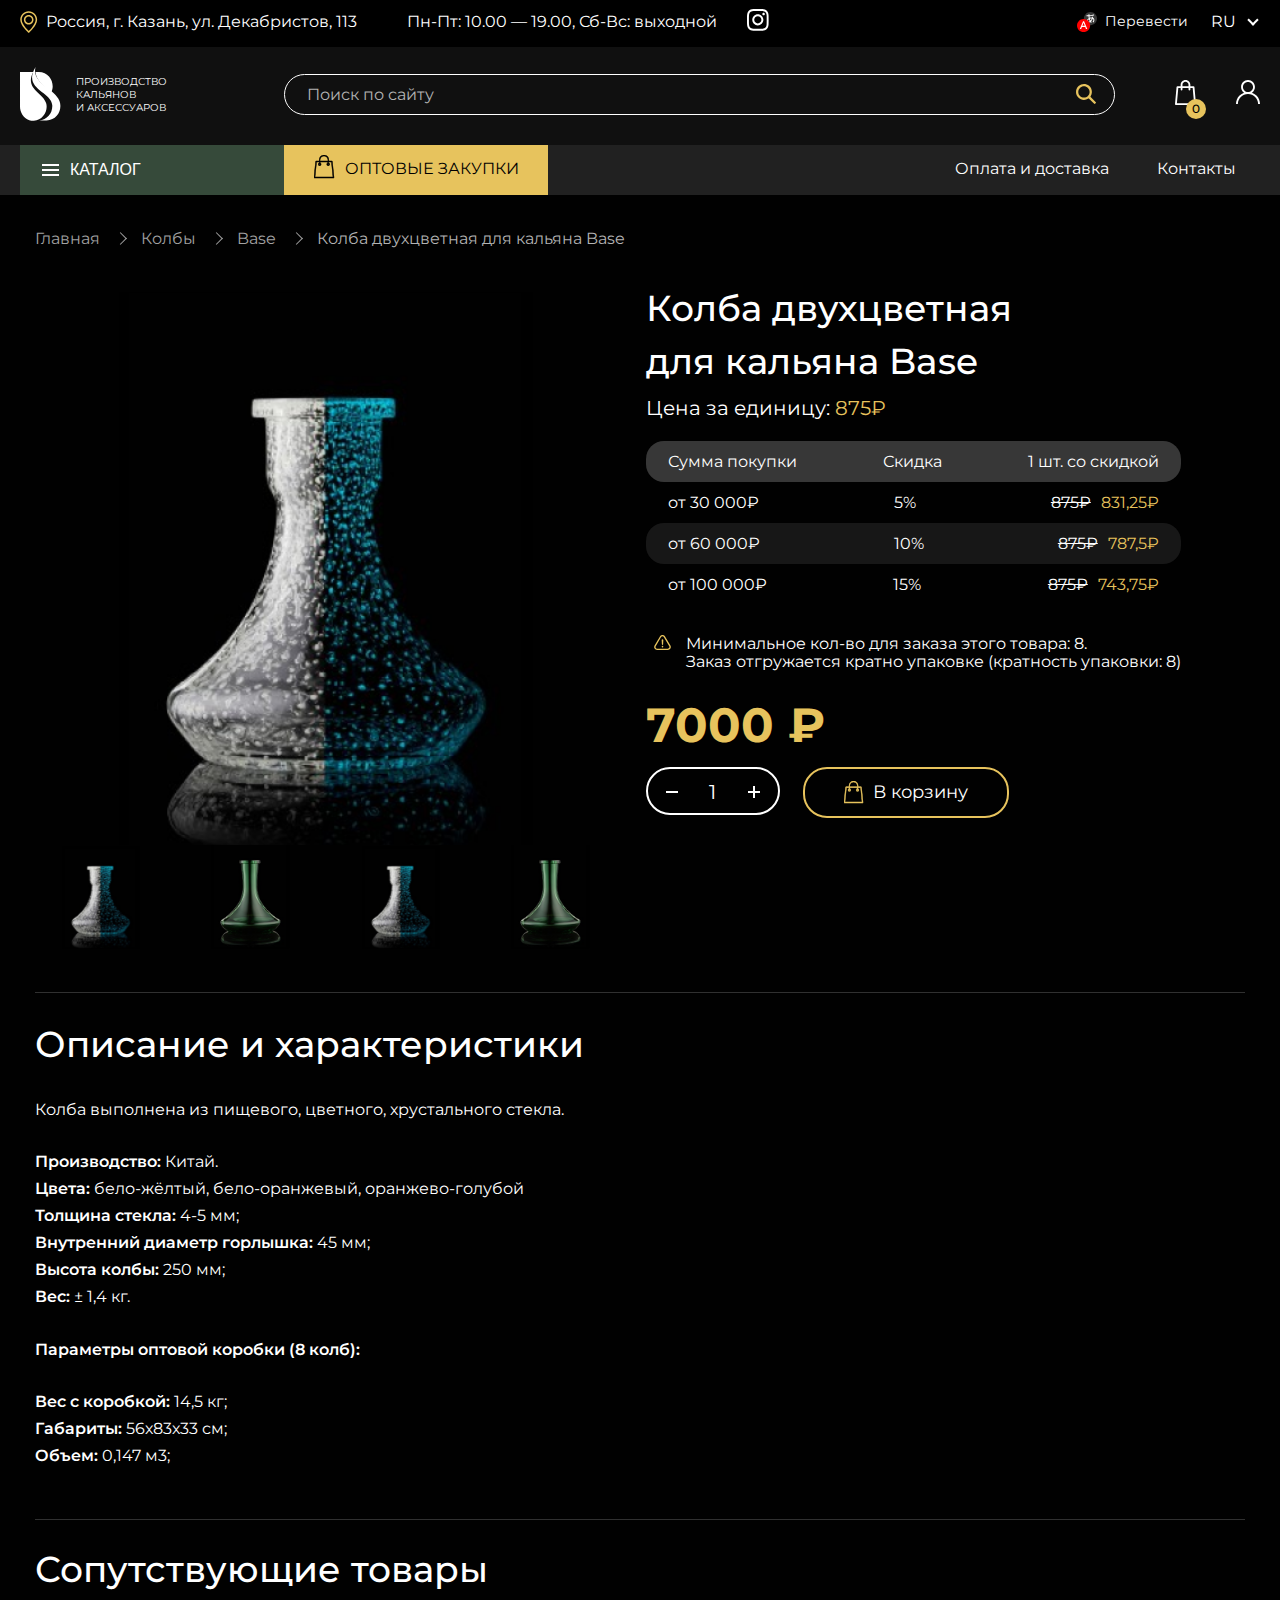
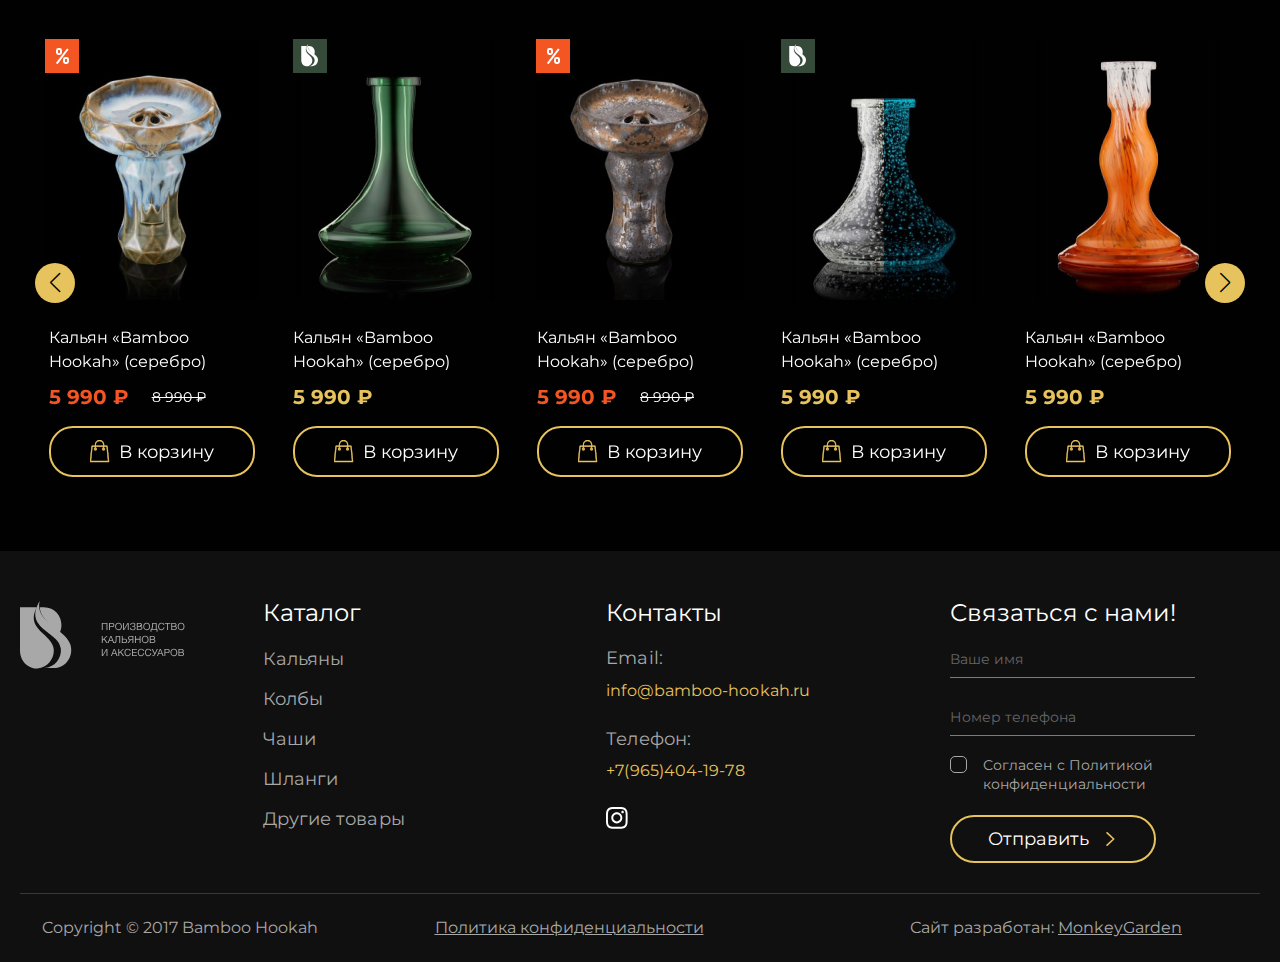
<file: article.html>
<!DOCTYPE html>
<html lang="ru">
	<head>
			<meta charset="UTF-8" />
			<title>Bamboo Hookah</title>
			<meta name="description" content="Bamboo Hookah">
			<meta name="keywords" content="Bamboo Hookah">
			<meta name="author" content="John Doe">
			<meta name="viewport" content="width=device-width, initial-scale=1.0, user-scalable=no" />
			<link rel="stylesheet" href="./styles/default.css" />
			<link rel="stylesheet" href="./styles/select2.min.css" />
			<link rel="stylesheet" href="https://unpkg.com/swiper/swiper-bundle.min.css" />
			<link rel="stylesheet" href="./styles/first-paint.css" />
			<link rel="stylesheet" href="./styles/styles.css" /> 
	</head>
	<body class="nome">
		<svg width="0" height="0" class="hidden">
  		<symbol xmlns="http://www.w3.org/2000/svg" fill="none" viewBox="0 0 21 24" id="button-cart">
    		<g fill="currentColor">
		      <path fill-rule="evenodd" d="M19.9929 22.4271 18.348 6.41594c-.0275-.25778-.2468-.45828-.4935-.45828h-3.0431v-.97385C14.8114 2.23412 12.673 0 10.0411 0 7.40926 0 5.27086 2.23412 5.27086 4.98381v.97385H2.14552c-.24673 0-.46606.2005-.49347.45828L.0071315 22.4271c-.0274153.1433.0274153.2865.1096615.401.082245.1146.219322.1719.356398.1719H19.5268c.1371 0 .2742-.0573.3564-.1719.0823-.1145.1371-.2577.1097-.401ZM14.5 9c.2812 0 .5.21875.5.5s-.2188.5-.5.5-.5-.21875-.5-.5.2188-.5.5-.5ZM10 1C7.7971 1 6 2.80233 6 5.01163V6h8v-.98837C14 2.80233 12.2029 1 10 1ZM5.5 9c.28125 0 .5.21875.5.5s-.21875.5-.5.5-.5-.21875-.5-.5.21875-.5.5-.5ZM2.53659 7 1 22h18L17.4634 7h-2.7988v.94646c.5488.20077.933.7457.933 1.37668 0 .80306-.6311 1.46276-1.3994 1.46276s-1.3994-.6597-1.3994-1.46276c0-.63098.3841-1.17591.9329-1.37668V7H6.15854v.94646c.54878.20077.93292.7457.93292 1.37668 0 .80306-.63109 1.46276-1.39939 1.46276-.76829 0-1.39939-.6597-1.39939-1.46276 0-.63098.38415-1.17591.93293-1.37668V7H2.53659Z" clip-rule="evenodd"></path>
		      <path d="m18.348 6.41594.2486-.02555-.0001-.00089-.2485.02644Zm1.6449 16.01116-.2487.0256.0011.0108.002.0107.2456-.0471ZM14.8114 5.95766h-.25v.25h.25v-.25Zm-9.54054 0v.25h.25v-.25h-.25Zm-3.61881.45828-.2486-.02644-.00009.00089.24869.02555ZM.0071315 22.4271l.2455415.0471.00204-.0107.00111-.0108-.2486915-.0256Zm.1096615.401-.2030897.1458.2030897-.1458ZM6 6h-.25v.25H6V6Zm8 0v.25h.25V6H14ZM1 22l-.248699-.0255-.028219.2755H1V22ZM2.53659 7v-.25h-.2257l-.023.22452L2.53659 7ZM19 22v.25h.2769l-.0282-.2755L19 22ZM17.4634 7l.2487-.02548-.023-.22452h-.2257V7Zm-2.7988 0v-.25h-.25V7h.25Zm0 .94646h-.25v.17475l.1641.06003.0859-.23478Zm-.9329 0 .0859.23478.1641-.06003v-.17475h-.25Zm0-.94646h.25v-.25h-.25V7ZM6.15854 7v-.25h-.25V7h.25Zm0 .94646h-.25v.17475l.1641.06003.0859-.23478Zm-.93293 0 .08589.23478.16411-.06003v-.17475h-.25Zm0-.94646h.25v-.25h-.25V7Zm12.87369-.55851 1.6449 16.01121.4974-.0511-1.645-16.01121-.4973.0511Zm-.2448-.23383c.1128 0 .2303.09794.2449.23472l.4971-.05288c-.0402-.37879-.3614-.68184-.742-.68184v.5Zm-3.0431 0h3.0431v-.5h-3.0431v.5Zm-.25-1.22385v.97385h.5v-.97385h-.5ZM10.0411.25c2.4836 0 4.5203 2.11176 4.5203 4.73381h.5c0-2.87733-2.2401-5.23381-5.0203-5.23381v.5ZM5.52086 4.98381C5.52086 2.36176 7.55753.25 10.0411.25v-.5c-2.78012 0-5.02024 2.35648-5.02024 5.23381h.5Zm0 .97385v-.97385h-.5v.97385h.5Zm-3.37534.25h3.12534v-.5H2.14552v.5Zm-.24487.23472c.01454-.13678.13203-.23472.24487-.23472v-.5c-.38063 0-.70179.30305-.74207.68184l.4972.05288ZM.255823 22.4527 1.90074 6.44149l-.49738-.0511L-.24156 22.4016l.497383.0511Zm.064059.2297c-.059929-.0835-.076963-.1573-.067209-.2082l-.491083-.0941c-.045077.2355.047551.4482.1521133.5938l.4061787-.2915Zm.153309.0676c-.071861 0-.126295-.03-.153309-.0676l-.4061787.2915c.1374778.1915.3571967.2761.5594877.2761v-.5Zm19.053609 0H.473191v.5H19.5268v-.5Zm.1533-.0676c-.027.0376-.0814.0676-.1533.0676v.5c.2023 0 .422-.0846.5595-.2761l-.4062-.2915Zm.0672-.2082c.0098.0509-.0073.1247-.0672.2082l.4062.2915c.1046-.1456.1972-.3583.1521-.5938l-.4911.0941ZM15.25 9.5c0-.41932-.3307-.75-.75-.75v.5c.1432 0 .25.10682.25.25h.5Zm-.75.75c.4193 0 .75-.33068.75-.75h-.5c0 .14318-.1068.25-.25.25v.5Zm-.75-.75c0 .41932.3307.75.75.75v-.5c-.1432 0-.25-.10682-.25-.25h-.5Zm.75-.75c-.4193 0-.75.33068-.75.75h.5c0-.14318.1068-.25.25-.25v-.5ZM6.25 5.01163C6.25 2.93971 7.93586 1.25 10 1.25v-.5c-2.34165 0-4.25 1.91494-4.25 4.26163h.5ZM6.25 6v-.98837h-.5V6h.5ZM14 5.75H6v.5h8v-.5Zm-.25-.73837V6h.5v-.98837h-.5ZM10 1.25c2.0641 0 3.75 1.68971 3.75 3.76163h.5C14.25 2.66494 12.3417.75 10 .75v.5ZM6.25 9.5c0-.41932-.33068-.75-.75-.75v.5c.14318 0 .25.10682.25.25h.5Zm-.75.75c.41932 0 .75-.33068.75-.75h-.5c0 .14318-.10682.25-.25.25v.5Zm-.75-.75c0 .41932.33068.75.75.75v-.5c-.14318 0-.25-.10682-.25-.25h-.5Zm.75-.75c-.41932 0-.75.33068-.75.75h.5c0-.14318.10682-.25.25-.25v-.5ZM1.2487 22.0255 2.78528 7.02548l-.49739-.05096L.751301 21.9745l.497399.051ZM19 21.75H1v.5h18v-.5ZM17.2147 7.02548l1.5366 15.00002.4974-.051-1.5366-14.99998-.4974.05096ZM14.6646 7.25h2.7988v-.5h-2.7988v.5Zm.25.69646V7h-.5v.94646h.5Zm.933 1.37668c0-.73217-.4463-1.37336-1.0971-1.61146l-.1718.46956c.4468.16344.7689.61211.7689 1.1419h.5Zm-1.6494 1.71276c.9166 0 1.6494-.7822 1.6494-1.71276h-.5c0 .67553-.5295 1.21276-1.1494 1.21276v.5Zm-1.6494-1.71276c0 .93056.7327 1.71276 1.6494 1.71276v-.5c-.6199 0-1.1494-.53723-1.1494-1.21276h-.5Zm1.097-1.61146c-.6508.2381-1.097.87929-1.097 1.61146h.5c0-.52979.3221-.97846.7688-1.1419l-.1718-.46956ZM13.4817 7v.94646h.5V7h-.5Zm-7.32316.25h7.57316v-.5H6.15854v.5Zm.25.69646V7h-.5v.94646h.5Zm.93292 1.37668c0-.73217-.44621-1.37336-1.09703-1.61146l-.17179.46956c.44674.16344.76882.61211.76882 1.1419h.5ZM5.69207 11.0359c.91668 0 1.64939-.7822 1.64939-1.71276h-.5c0 .67553-.52948 1.21276-1.14939 1.21276v.5ZM4.04268 9.32314c0 .93056.73272 1.71276 1.64939 1.71276v-.5c-.61991 0-1.14939-.53723-1.14939-1.21276h-.5Zm1.09704-1.61146c-.65083.2381-1.09704.87929-1.09704 1.61146h.5c0-.52979.32208-.97846.76882-1.1419l-.17178-.46956ZM4.97561 7v.94646h.5V7h-.5Zm-2.43902.25h2.68902v-.5H2.53659v.5Z"></path>
	    </g>
	  </symbol>
		<symbol fill="none" xmlns="http://www.w3.org/2000/svg" viewBox="0 0 9 17" id="arrow">
			<path d="M1 1L9 8.506L1 16" stroke="currentColor" stroke-width="2" stroke-linecap="round" stroke-linejoin="round"></path>
		</symbol>
	  <symbol fill="none" xmlns="http://www.w3.org/2000/svg" viewBox="0 0 11 7" id="arrow-down">
	    <path id="Stroke 1" d="M10.375 1L5.68375 6L1 1" stroke="currentColor" stroke-width="2" stroke-linecap="round" stroke-linejoin="round"></path>
	  </symbol>
	  <symbol fill="none" xmlns="http://www.w3.org/2000/svg" viewBox="0 0 16 16" id="remove">
	    <path d="m1.292 1.292 13.467 13.467M14.708 1.292 1.241 14.759" stroke="currentColor" stroke-linecap="square"></path>
	  </symbol>
	</svg>
		<header class="header">
			<div class="header-top desktop">
				<div class="container header-top-wrapper">
					<div class="header-info">
						<img class="marker" src="./assets/marker.svg" alt="Адрес">
						<p>Россия, г. Казань, ул. Декабристов, 113</p>
					</div>
					<div class="header-info">
						<p>Пн-Пт: 10.00 — 19.00, Сб-Вс: выходной</p>
					</div>
					<div class="header-info">
						<a href="">
							<svg xmlns="http://www.w3.org/2000/svg" width="22" height="22" fill="none">
								<path fill="#fff" d="M10.8135 1.95351c2.8885 0 3.2223.01457 4.369.05831 1.0596.04373 1.6256.21868 2.003.37904.508.2041.8709.43735 1.2483.81639.3774.37904.6096.7435.8128 1.25374.1452.37904.3194.96218.3774 2.01182.0581 1.1517.0581 1.487.0581 4.38809 0 2.9011-.0145 3.2364-.0581 4.3881-.0435 1.0642-.2177 1.6328-.3774 2.0118-.2032.5103-.4354.8747-.8128 1.2538-.3774.379-.7403.6123-1.2483.8164-.3774.1458-.9579.3207-2.003.379-1.1467.0583-1.4805.0583-4.369.0583-2.88841 0-3.22226-.0146-4.36893-.0583-1.05958-.0437-1.62566-.2187-2.00304-.379-.50802-.2041-.87089-.4374-1.24827-.8164-.37739-.3791-.60963-.7435-.81284-1.2538-.14514-.379-.31932-.9621-.37738-2.0118-.05806-1.1517-.05806-1.487-.05806-4.3881 0-2.90109.01452-3.23639.05806-4.38809.04355-1.06422.21772-1.63278.37738-2.01182.20321-.51024.43545-.8747.81284-1.25374.37738-.37904.74025-.61229 1.24827-.81639.37738-.14579.95797-.32073 2.00304-.37904 1.14667-.04374 1.48052-.05831 4.36893-.05831Zm0-1.95351C7.88154 0 7.50416.0145781 6.35748.0583133 5.21081.116627 4.42701.291568 3.7303.568558 3.01907.845547 2.40946 1.21001 1.81435 1.8223 1.21924 2.42002.841854 3.03231.566072 3.74665c-.261266.68519-.449959 1.487-.5080181 2.63869C-.0000053 7.53704 0 7.91607 0 10.8609c0 2.9449.0145095 3.3239.0580539 4.4756.0580591 1.1517.2322371 1.9389.5080181 2.6387.275782.7143.638658 1.3266 1.248278 1.9243.59511.5977 1.20472.9768 1.91595 1.2538.6822.2624 1.48051.4519 2.62718.5102 1.14668.0583 1.52406.0583 4.45602.0583 2.932 0 3.3094-.0146 4.4561-.0583 1.1466-.0583 1.9304-.2332 2.6272-.5102.7112-.277 1.3208-.6415 1.9159-1.2538.5951-.5977.9725-1.21 1.2483-1.9243.2613-.6852.4499-1.487.508-2.6387.0581-1.1517.0581-1.5307.0581-4.4756 0-2.94483-.0146-3.32386-.0581-4.47556-.0581-1.15169-.2322-1.93893-.508-2.63869-.2758-.71434-.6387-1.32663-1.2483-1.92435-.5951-.59771-1.2047-.976753-1.9159-1.253742-.6822-.262412-1.4806-.451931-2.6272-.5102447C14.1229.0145781 13.76 0 10.8135 0Z"/>
								<path fill="#fff" d="M10.8137 5.27734c-3.06262 0-5.54466 2.49291-5.54466 5.56896 0 3.076 2.48204 5.5689 5.54466 5.5689 3.0626 0 5.5447-2.4929 5.5447-5.5689 0-3.07605-2.4676-5.56896-5.5447-5.56896Zm0 9.19896c-1.98853 0-3.59968-1.6182-3.59968-3.6154 0-1.99727 1.61115-3.61547 3.59968-3.61547 1.9885 0 3.5997 1.6182 3.5997 3.61547 0 1.9972-1.6112 3.6154-3.5997 3.6154ZM16.5906 6.35619c.7135 0 1.2919-.5809 1.2919-1.29748s-.5784-1.29748-1.2919-1.29748c-.7134 0-1.2918.5809-1.2918 1.29748s.5784 1.29748 1.2918 1.29748Z"/>
							</svg>
						</a>
					</div>
					<div class="header-language">
						<div class="header-language-info">
							<img src="./assets/language.svg" alt="Перевести">
							<p>Перевести</p>
						</div>
						<select class="lang" name="lang-mobile">
							<option value="">Ru</option>
							<option value="">En</option>
						</select>
					</div>
				</div>
			</div>
			<div class="header-main">
				<div class="container header-main-wrapper">
					<a href="" class="logo">
						<img src="./assets/logo.svg" alt="ПРОИЗВОДСТВО КАЛЬЯНОВ И АКСЕССУАРОВ">
						<span>ПРОИЗВОДСТВО <br/> КАЛЬЯНОВ <br/> И АКСЕССУАРОВ</span>
					</a>
					<form action="" class="search-form">
						<!-- class="active" for input open search wrapper -->
						<input type="text" placeholder="Поиск по сайту">
						<div class="search-wrapper">
							<ul class="search-list">
								<li class="search-listitem">
									<a href="">
										<figure class="cart_item-image">
											<img src="./assets/hookah-1.png">
										</figure>
										<p class="cart_item-name">Колба «Bamboo Hookah»<br>«UFO» (серебро)</p>
										<span class="prices">
											<h5 class="product-price-new">5 990 ₽</h5>
											<strike class="product-price-old">8 990 ₽</strike>
										</span>
									</a>
								</li>
								<li class="search-listitem">
									<a href="">
										<figure class="cart_item-image">
											<img src="./assets/hookah-1.png">
										</figure>
										<p class="cart_item-name">Колба «Bamboo Hookah»<br>«UFO» (серебро)</p>
										<span class="prices">
											<h5 class="product-price-current">5 990 ₽</h5>
										</span>
									</a>
								</li>
								<li class="search-listitem">
									<a href="">
										<figure class="cart_item-image">
											<img src="./assets/hookah-1.png">
										</figure>
										<p class="cart_item-name">Колба «Bamboo Hookah»<br>«UFO» (серебро)</p>
										<span class="prices">
											<h5 class="product-price-new">5 990 ₽</h5>
											<strike class="product-price-old">8 990 ₽</strike>
										</span>
									</a>
								</li>
							</ul>
						</div>

						<button class="search-form-button">
							<svg xmlns="http://www.w3.org/2000/svg" width="24" height="24" fill="none">
								<mask id="a" width="20" height="20" x="2" y="2" maskUnits="userSpaceOnUse" style="mask-type:alpha">
									<path fill="#fff" fill-rule="evenodd" d="m21.8336 20.2158-5.1748-5.2131c-.1943-.1954-.2137-.4965-.0634-.7274 2.1217-3.2543 1.6268-7.72963-1.5034-10.40274-3.012-2.5714-7.59655-2.4834-10.51481.19542-3.3497 3.07483-3.43427 8.30852-.25257 11.49242 2.71312 2.7154 6.91248 3.0451 9.99648 1.0052.2314-.1532.5349-.1332.7303.0634l5.1634 5.2022c.2234.2246.5857.2252.8097.0012l.808-.8086c.2229-.2229.2234-.584.0011-.808ZM5.94061 13.9427c-2.20799-2.2097-2.20799-5.80505 0-8.01474 2.20798-2.20969 5.80049-2.21026 8.00849 0 2.208 2.20969 2.208 5.80504 0 8.01474-2.208 2.2097-5.80051 2.2097-8.00849 0Z" clip-rule="evenodd"/>
								</mask>
								<g mask="url(#a)">
									<path fill="#E7C35D" d="M0 0h24v24H0z"/>
								</g>
							</svg>	
						</button>
					</form>
					<ul class="user-controls">
						<li class="cart">
							<a href="">
								<img src="./assets/cart.svg" alt="">
								<span class="items">0</span>
							</a>
							<div class="cart_items-wrapper">
                <ul class="cart_list">
                  <li class="cart_list-item">
                  	<a href="">
											<figure class="cart_item-image">
												<img src="./assets/hookah-1.png">
											</figure>
											<p class="cart_item-name">Колба «Bamboo Hookah»<br>«UFO» (серебро)</p>
											<span class="prices">
												<h5 class="product-price-new">5 990 ₽</h5>
												<strike class="product-price-old">8 990 ₽</strike>
											</span>
										</a>
                    <button class="remove_list-item" title="Удалить из корзины">
                    	<svg class="icon">
											  <use xlink:href="#remove"></use>
											</svg>
                    </button>
                  </li>
                  <li class="cart_list-item">
                  	<a href="">
											<figure class="cart_item-image">
												<img src="./assets/hookah-1.png">
											</figure>
											<p class="cart_item-name">Колба «Bamboo Hookah»<br>«UFO» (серебро)</p>
											<span class="prices">
												<h5 class="product-price-current">5 990 ₽</h5>
											</span>
										</a>
                    <button class="remove_list-item"title="Удалить из корзины">
                    	<svg class="icon">
											  <use xlink:href="#remove"></use>
											</svg>
                    </button>
                  </li>
                  <li class="cart_list-item">
                  	<a href="">
											<figure class="cart_item-image">
												<img src="./assets/hookah-1.png">
											</figure>
											<p class="cart_item-name">Колба «Bamboo Hookah»<br>«UFO» (серебро)</p>
											<span class="prices">
												<h5 class="product-price-new">5 990 ₽</h5>
												<strike class="product-price-old">8 990 ₽</strike>
											</span>
										</a>
                    <button class="remove_list-item"title="Удалить из корзины">
                    	<svg class="icon">
											  <use xlink:href="#remove"></use>
											</svg>
                    </button>
                  </li>
                  <li class="cart_list-item">
                  	<a href="">
											<figure class="cart_item-image">
												<img src="./assets/hookah-1.png">
											</figure>
											<p class="cart_item-name">Колба «Bamboo Hookah»<br>«UFO» (серебро)</p>
											<span class="prices">
												<h5 class="product-price-current">5 990 ₽</h5>
											</span>
										</a>
                    <button class="remove_list-item" title="Удалить из корзины">
                    	<svg class="icon">
											  <use xlink:href="#remove"></use>
											</svg>
                    </button>
                  </li>
                  </li>
                </ul>
                <div class="cart-footer">
                  <div class="result">
                  	<p>Итого:</p>
                  	<h3>27 960 ₽</h3>
                  </div>
                	<a class="button go_to_cart" href="">Перейти в корзину</a>
                </div>
              </div>
						</li>
						<li>
							<a href="">
								<img src="./assets/user.svg" alt="">
							</a>
						</li>
					</div>
				</div>
			</div>
			<div class="header-navigation">
				<div class="container header-navigation-wrapper">
					<button id="menu" class="mobile-menu-button">
						<span class="burger"></span>
						МЕНЮ 
					</button>
					<div class="header-catalog">
						<button id="catalog" class="catalog-button">
							<span class="burger"></span>
							КАТАЛОГ 
						</button>
						<ul class="submenu">
							<li class="sticky">
								<button id="close-catalog" class="close-catalog-button">
									<span class="close"></span>
									ЗАКРЫТЬ КАТАЛОГ
								</button>
							</li>
							<li><a href="">Кальяны</a></li>
							<li><a href="">Колбы</a></li>
							<li><a href="">Мундштуки</a></li>
							<li><a href="">Аксессуары</a></li>
							<li><a href="">Чаши</a></li>
							<li><a href="">Сетки защитные</a></li>
							<li><a href="">Уголь</a></li>
							<li><a href="">Шланги</a></li>
							<li><a href="">Брендирование</a></li>
						</ul>
					</div>
					<nav class="header-menu">
						<button id="close-menu" class="close-mobile-menu-button sticky">
							<span class="close"></span>
							ЗАКРЫТЬ МЕНЮ 
						</button>
						<ul>
							<li class="header-yellow">
								<a href="">
									<svg xmlns="http://www.w3.org/2000/svg" width="21" height="24" fill="none">
										<g fill="currentColor">
											<path fill-rule="evenodd" d="M19.9929 22.4271 18.348 6.41594c-.0275-.25778-.2468-.45828-.4935-.45828h-3.0431v-.97385C14.8114 2.23412 12.673 0 10.0411 0 7.40926 0 5.27086 2.23412 5.27086 4.98381v.97385H2.14552c-.24673 0-.46606.2005-.49347.45828L.0071315 22.4271c-.0274153.1433.0274153.2865.1096615.401.082245.1146.219322.1719.356398.1719H19.5268c.1371 0 .2742-.0573.3564-.1719.0823-.1145.1371-.2577.1097-.401ZM14.5 9c.2812 0 .5.21875.5.5s-.2188.5-.5.5-.5-.21875-.5-.5.2188-.5.5-.5ZM10 1C7.7971 1 6 2.80233 6 5.01163V6h8v-.98837C14 2.80233 12.2029 1 10 1ZM5.5 9c.28125 0 .5.21875.5.5s-.21875.5-.5.5-.5-.21875-.5-.5.21875-.5.5-.5ZM2.53659 7 1 22h18L17.4634 7h-2.7988v.94646c.5488.20077.933.7457.933 1.37668 0 .80306-.6311 1.46276-1.3994 1.46276s-1.3994-.6597-1.3994-1.46276c0-.63098.3841-1.17591.9329-1.37668V7H6.15854v.94646c.54878.20077.93292.7457.93292 1.37668 0 .80306-.63109 1.46276-1.39939 1.46276-.76829 0-1.39939-.6597-1.39939-1.46276 0-.63098.38415-1.17591.93293-1.37668V7H2.53659Z" clip-rule="evenodd"/>
											<path d="m18.348 6.41594.2486-.02555-.0001-.00089-.2485.02644Zm1.6449 16.01116-.2487.0256.0011.0108.002.0107.2456-.0471ZM14.8114 5.95766h-.25v.25h.25v-.25Zm-9.54054 0v.25h.25v-.25h-.25Zm-3.61881.45828-.2486-.02644-.00009.00089.24869.02555ZM.0071315 22.4271l.2455415.0471.00204-.0107.00111-.0108-.2486915-.0256Zm.1096615.401-.2030897.1458.2030897-.1458ZM6 6h-.25v.25H6V6Zm8 0v.25h.25V6H14ZM1 22l-.248699-.0255-.028219.2755H1V22ZM2.53659 7v-.25h-.2257l-.023.22452L2.53659 7ZM19 22v.25h.2769l-.0282-.2755L19 22ZM17.4634 7l.2487-.02548-.023-.22452h-.2257V7Zm-2.7988 0v-.25h-.25V7h.25Zm0 .94646h-.25v.17475l.1641.06003.0859-.23478Zm-.9329 0 .0859.23478.1641-.06003v-.17475h-.25Zm0-.94646h.25v-.25h-.25V7ZM6.15854 7v-.25h-.25V7h.25Zm0 .94646h-.25v.17475l.1641.06003.0859-.23478Zm-.93293 0 .08589.23478.16411-.06003v-.17475h-.25Zm0-.94646h.25v-.25h-.25V7Zm12.87369-.55851 1.6449 16.01121.4974-.0511-1.645-16.01121-.4973.0511Zm-.2448-.23383c.1128 0 .2303.09794.2449.23472l.4971-.05288c-.0402-.37879-.3614-.68184-.742-.68184v.5Zm-3.0431 0h3.0431v-.5h-3.0431v.5Zm-.25-1.22385v.97385h.5v-.97385h-.5ZM10.0411.25c2.4836 0 4.5203 2.11176 4.5203 4.73381h.5c0-2.87733-2.2401-5.23381-5.0203-5.23381v.5ZM5.52086 4.98381C5.52086 2.36176 7.55753.25 10.0411.25v-.5c-2.78012 0-5.02024 2.35648-5.02024 5.23381h.5Zm0 .97385v-.97385h-.5v.97385h.5Zm-3.37534.25h3.12534v-.5H2.14552v.5Zm-.24487.23472c.01454-.13678.13203-.23472.24487-.23472v-.5c-.38063 0-.70179.30305-.74207.68184l.4972.05288ZM.255823 22.4527 1.90074 6.44149l-.49738-.0511L-.24156 22.4016l.497383.0511Zm.064059.2297c-.059929-.0835-.076963-.1573-.067209-.2082l-.491083-.0941c-.045077.2355.047551.4482.1521133.5938l.4061787-.2915Zm.153309.0676c-.071861 0-.126295-.03-.153309-.0676l-.4061787.2915c.1374778.1915.3571967.2761.5594877.2761v-.5Zm19.053609 0H.473191v.5H19.5268v-.5Zm.1533-.0676c-.027.0376-.0814.0676-.1533.0676v.5c.2023 0 .422-.0846.5595-.2761l-.4062-.2915Zm.0672-.2082c.0098.0509-.0073.1247-.0672.2082l.4062.2915c.1046-.1456.1972-.3583.1521-.5938l-.4911.0941ZM15.25 9.5c0-.41932-.3307-.75-.75-.75v.5c.1432 0 .25.10682.25.25h.5Zm-.75.75c.4193 0 .75-.33068.75-.75h-.5c0 .14318-.1068.25-.25.25v.5Zm-.75-.75c0 .41932.3307.75.75.75v-.5c-.1432 0-.25-.10682-.25-.25h-.5Zm.75-.75c-.4193 0-.75.33068-.75.75h.5c0-.14318.1068-.25.25-.25v-.5ZM6.25 5.01163C6.25 2.93971 7.93586 1.25 10 1.25v-.5c-2.34165 0-4.25 1.91494-4.25 4.26163h.5ZM6.25 6v-.98837h-.5V6h.5ZM14 5.75H6v.5h8v-.5Zm-.25-.73837V6h.5v-.98837h-.5ZM10 1.25c2.0641 0 3.75 1.68971 3.75 3.76163h.5C14.25 2.66494 12.3417.75 10 .75v.5ZM6.25 9.5c0-.41932-.33068-.75-.75-.75v.5c.14318 0 .25.10682.25.25h.5Zm-.75.75c.41932 0 .75-.33068.75-.75h-.5c0 .14318-.10682.25-.25.25v.5Zm-.75-.75c0 .41932.33068.75.75.75v-.5c-.14318 0-.25-.10682-.25-.25h-.5Zm.75-.75c-.41932 0-.75.33068-.75.75h.5c0-.14318.10682-.25.25-.25v-.5ZM1.2487 22.0255 2.78528 7.02548l-.49739-.05096L.751301 21.9745l.497399.051ZM19 21.75H1v.5h18v-.5ZM17.2147 7.02548l1.5366 15.00002.4974-.051-1.5366-14.99998-.4974.05096ZM14.6646 7.25h2.7988v-.5h-2.7988v.5Zm.25.69646V7h-.5v.94646h.5Zm.933 1.37668c0-.73217-.4463-1.37336-1.0971-1.61146l-.1718.46956c.4468.16344.7689.61211.7689 1.1419h.5Zm-1.6494 1.71276c.9166 0 1.6494-.7822 1.6494-1.71276h-.5c0 .67553-.5295 1.21276-1.1494 1.21276v.5Zm-1.6494-1.71276c0 .93056.7327 1.71276 1.6494 1.71276v-.5c-.6199 0-1.1494-.53723-1.1494-1.21276h-.5Zm1.097-1.61146c-.6508.2381-1.097.87929-1.097 1.61146h.5c0-.52979.3221-.97846.7688-1.1419l-.1718-.46956ZM13.4817 7v.94646h.5V7h-.5Zm-7.32316.25h7.57316v-.5H6.15854v.5Zm.25.69646V7h-.5v.94646h.5Zm.93292 1.37668c0-.73217-.44621-1.37336-1.09703-1.61146l-.17179.46956c.44674.16344.76882.61211.76882 1.1419h.5ZM5.69207 11.0359c.91668 0 1.64939-.7822 1.64939-1.71276h-.5c0 .67553-.52948 1.21276-1.14939 1.21276v.5ZM4.04268 9.32314c0 .93056.73272 1.71276 1.64939 1.71276v-.5c-.61991 0-1.14939-.53723-1.14939-1.21276h-.5Zm1.09704-1.61146c-.65083.2381-1.09704.87929-1.09704 1.61146h.5c0-.52979.32208-.97846.76882-1.1419l-.17178-.46956ZM4.97561 7v.94646h.5V7h-.5Zm-2.43902.25h2.68902v-.5H2.53659v.5Z"/>
										</g>
									</svg>
									ОПТОВЫЕ ЗАКУПКИ
								</a>
							</li>
							<li>
								<a href="">Оплата и доставка</a>
							</li>
							<li>
								<a href="">Контакты</a>
							</li>
							<li class="header-top mobile">
								<div class="header-top-wrapper">
									<div class="header-info">
										<p>Россия, г. Казань, ул. Декабристов, 113</p>
									</div>
									<div class="header-info">
										<p>Пн-Пт: 10.00 — 19.00, Сб-Вс: выходной</p>
									</div>
									<div class="header-info">
										<div class="header-language">
											<div class="header-language-info">
												<img src="./assets/language.svg" alt="Перевести">
												<p>Перевести</p>
											</div>
											<select class="lang" name="lang-mobile">
												<option value="">Ru</option>
												<option value="">En</option>
											</select>
										</div>
										<a class="instagram" href="">
											<svg xmlns="http://www.w3.org/2000/svg" width="22" height="22" fill="none">
												<path fill="#fff" d="M10.8135 1.95351c2.8885 0 3.2223.01457 4.369.05831 1.0596.04373 1.6256.21868 2.003.37904.508.2041.8709.43735 1.2483.81639.3774.37904.6096.7435.8128 1.25374.1452.37904.3194.96218.3774 2.01182.0581 1.1517.0581 1.487.0581 4.38809 0 2.9011-.0145 3.2364-.0581 4.3881-.0435 1.0642-.2177 1.6328-.3774 2.0118-.2032.5103-.4354.8747-.8128 1.2538-.3774.379-.7403.6123-1.2483.8164-.3774.1458-.9579.3207-2.003.379-1.1467.0583-1.4805.0583-4.369.0583-2.88841 0-3.22226-.0146-4.36893-.0583-1.05958-.0437-1.62566-.2187-2.00304-.379-.50802-.2041-.87089-.4374-1.24827-.8164-.37739-.3791-.60963-.7435-.81284-1.2538-.14514-.379-.31932-.9621-.37738-2.0118-.05806-1.1517-.05806-1.487-.05806-4.3881 0-2.90109.01452-3.23639.05806-4.38809.04355-1.06422.21772-1.63278.37738-2.01182.20321-.51024.43545-.8747.81284-1.25374.37738-.37904.74025-.61229 1.24827-.81639.37738-.14579.95797-.32073 2.00304-.37904 1.14667-.04374 1.48052-.05831 4.36893-.05831Zm0-1.95351C7.88154 0 7.50416.0145781 6.35748.0583133 5.21081.116627 4.42701.291568 3.7303.568558 3.01907.845547 2.40946 1.21001 1.81435 1.8223 1.21924 2.42002.841854 3.03231.566072 3.74665c-.261266.68519-.449959 1.487-.5080181 2.63869C-.0000053 7.53704 0 7.91607 0 10.8609c0 2.9449.0145095 3.3239.0580539 4.4756.0580591 1.1517.2322371 1.9389.5080181 2.6387.275782.7143.638658 1.3266 1.248278 1.9243.59511.5977 1.20472.9768 1.91595 1.2538.6822.2624 1.48051.4519 2.62718.5102 1.14668.0583 1.52406.0583 4.45602.0583 2.932 0 3.3094-.0146 4.4561-.0583 1.1466-.0583 1.9304-.2332 2.6272-.5102.7112-.277 1.3208-.6415 1.9159-1.2538.5951-.5977.9725-1.21 1.2483-1.9243.2613-.6852.4499-1.487.508-2.6387.0581-1.1517.0581-1.5307.0581-4.4756 0-2.94483-.0146-3.32386-.0581-4.47556-.0581-1.15169-.2322-1.93893-.508-2.63869-.2758-.71434-.6387-1.32663-1.2483-1.92435-.5951-.59771-1.2047-.976753-1.9159-1.253742-.6822-.262412-1.4806-.451931-2.6272-.5102447C14.1229.0145781 13.76 0 10.8135 0Z"/>
												<path fill="#fff" d="M10.8137 5.27734c-3.06262 0-5.54466 2.49291-5.54466 5.56896 0 3.076 2.48204 5.5689 5.54466 5.5689 3.0626 0 5.5447-2.4929 5.5447-5.5689 0-3.07605-2.4676-5.56896-5.5447-5.56896Zm0 9.19896c-1.98853 0-3.59968-1.6182-3.59968-3.6154 0-1.99727 1.61115-3.61547 3.59968-3.61547 1.9885 0 3.5997 1.6182 3.5997 3.61547 0 1.9972-1.6112 3.6154-3.5997 3.6154ZM16.5906 6.35619c.7135 0 1.2919-.5809 1.2919-1.29748s-.5784-1.29748-1.2919-1.29748c-.7134 0-1.2918.5809-1.2918 1.29748s.5784 1.29748 1.2918 1.29748Z"/>
											</svg>
										</a>
									</div>
									
								</div>
							</div>
						</ul>
					</div>
				</div>
			</div>
		</header>

		<main class="home-main">
			<div class="article-wrapper">
				<div class="container article">
					<div class="breadcrumbs">
						<ul class="breadcrumbs-list">
							<li class="breadcrumbs-item">
								<a href="">Главная</a>
							</li>
							<li class="breadcrumbs-item">
								<a href="">Колбы</a>
							</li>
							<li class="breadcrumbs-item">
								<a href="">Base</a>
							</li>
							<li class="breadcrumbs-item">
								<p>Колба двухцветная для кальяна Base</p>
							</li>
						</ul>
					</div>
					<div class="article-block">
						<div class="article-top">
							<div class="article-controls">
								<div class="big-article">
									<div class="swiper-wrapper">
										<div class="slide swiper-slide">
											<img src="./assets/article.png" alt="">
										</div>
										<div class="slide swiper-slide">
											<img src="./assets/new2.png" alt="">
										</div>
										<div class="slide swiper-slide">
											<img src="./assets/article.png" alt="">
										</div>
										<div class="slide swiper-slide">
											<img src="./assets/new2.png" alt="">
										</div>
									</div>
								</div>
								<div class="small-article">
									<div class="swiper-wrapper">
										<div class="slide swiper-slide">
											<img src="./assets/article.png" alt="">
										</div>
										<div class="slide swiper-slide">
											<img src="./assets/new2.png" alt="">
										</div>
										<div class="slide swiper-slide">
											<img src="./assets/article.png" alt="">
										</div>
										<div class="slide swiper-slide">
											<img src="./assets/new2.png" alt="">
										</div>
									</div>
									<div class="swiper-button-prev article-prev"></div>
									<div class="swiper-button-next article-next"></div>
								</div>
							</div>
							<div class="article-info">
								<h2 class="article-name">
									Колба двухцветная <br/> для кальяна Base
								</h2>
								<p class="article-price-for-one">Цена за единицу: <span>875₽</span></p>
								<div class="pricing-table">
									<div class="pricing-table-row">
										<div><p>Сумма покупки</p></div>
										<div><p>Скидка</p></div>
										<div><p>1 шт. со скидкой</p></div>
									</div>
									<div class="pricing-table-row">
										<div><p>от 30 000₽</p></div>
										<div><p>5%</p></div>
										<div><strike>875₽</strike><p>831,25₽</p></div>
									</div>
									<div class="pricing-table-row">
										<div><p>от 60 000₽</p></div>
										<div><p>10%</p></div>
										<div><strike>875₽</strike><p>787,5₽</p></div>
									</div>
									<div class="pricing-table-row">
										<div><p>от 100 000₽</p></div>
										<div><p>15%</p></div>
										<div><strike>875₽</strike><p>743,75₽</p></div>
									</div>
								</div>
								<p class="article-warning">Минимальное кол-во для заказа этого товара: 8. <br/> Заказ отгружается кратно упаковке (кратность упаковки: 8)</p>
								<p class="article-price">7000 ₽</p>
								<div class="article-settings">
									<div class="count-cart">
	                  <button class="minus-cart"></button>
	                  <input class="count" type="text" value="1">
	                  <button class="plus-cart"></button>
	                </div>
	                <a href="" class="button button-cart">
										<svg class="icon">
										  <use xlink:href="#button-cart"></use>
										</svg>
										В корзину
									</a>
								</div>
							</div>
						</div>
						<div class="article-more">
							<h2 class="article-more-title">Описание и характеристики</h2>
							<p class="article-description">
								Колба выполнена из пищевого, цветного, хрустального стекла.
							</p>
							<div class="article-more-block">
								<p><span>Производство:</span> Китай.</p>
								<p><span>Цвета:</span> бело-жёлтый, бело-оранжевый, оранжево-голубой</p>
								<p><span>Толщина стекла:</span> 4-5 мм;</p>
								<p><span>Внутренний диаметр горлышка:</span> 45 мм;</p>
								<p><span>Высота колбы:</span> 250 мм;</p>
								<p><span>Вес:</span> ± 1,4 кг.</p>
							</div>
							<div class="article-more-block">
								<p><span>Параметры оптовой коробки (8 колб):</span></p>
							</div>
							<div class="article-more-block">
								<p><span>Вес с коробкой:</span> 14,5 кг;</p>
								<p><span>Габариты:</span> 56х83х33 см;</p>
								<p><span>Объем:</span> 0,147 м3;</p>
							</div>
						</div>
					</div>
				</div>
			</div>

			<div class="block-slider">
				<div class="container block-slider-wrapper">
					<h2 class="block-slider-title">Сопутствующие товары</h2>
					<div class="products-slider no-border">
						<div class="swiper-wrapper">

							<div class="product swiper-slide discount">
								<a href="" class="product-link">
									<div class="product-image">
										<img src="./assets/new1.png" alt="">
									</div>
									<div class="product-info">
										<h6 class="product-title">Кальян «Bamboo Hookah» (серебро)</h6>
										<div class="product-price">
											<h5 class="product-price-new">5 990 ₽</h5>
											<strike class="product-price-old">8 990 ₽</strike>
										</div>
									</div>
								</a>
								<a href="" class="button">
									<svg class="icon">
									  <use xlink:href="#button-cart"></use>
									</svg>
									В корзину
								</a>
							</div>
							<div class="product swiper-slide bamboo">
								<a href="" class="product-link">
									<div class="product-image">
										<img src="./assets/new2.png" alt="">
									</div>
									<div class="product-info">
										<h6 class="product-title">Кальян «Bamboo Hookah» (серебро)</h6>
										<div class="product-price">
											<h5 class="product-price-current">5 990 ₽</h5>
										</div>
									</div>
								</a>
								<a href="" class="button">
									<svg class="icon">
									  <use xlink:href="#button-cart"></use>
									</svg>
									В корзину
								</a>
							</div>
							<div class="product swiper-slide discount">
								<a href="" class="product-link">
									<div class="product-image">
										<img src="./assets/new3.png" alt="">
									</div>
									<div class="product-info">
										<h6 class="product-title">Кальян «Bamboo Hookah» (серебро)</h6>
										<div class="product-price">
											<h5 class="product-price-new">5 990 ₽</h5>
											<strike class="product-price-old">8 990 ₽</strike>
										</div>
									</div>
								</a>
								<a href="" class="button">
									<svg class="icon">
									  <use xlink:href="#button-cart"></use>
									</svg>
									В корзину
								</a>
							</div>
							<div class="product swiper-slide bamboo">
								<a href="" class="product-link">
									<div class="product-image">
										<img src="./assets/new4.png" alt="">
									</div>
									<div class="product-info">
										<h6 class="product-title">Кальян «Bamboo Hookah» (серебро)</h6>
										<div class="product-price">
											<h5 class="product-price-current">5 990 ₽</h5>
										</div>
									</div>
								</a>
								<a href="" class="button">
									<svg class="icon">
									  <use xlink:href="#button-cart"></use>
									</svg>
									В корзину
								</a>
							</div>
							<div class="product swiper-slide">
								<a href="" class="product-link">
									<div class="product-image">
										<img src="./assets/new5.png" alt="">
									</div>
									<div class="product-info">
										<h6 class="product-title">Кальян «Bamboo Hookah» (серебро)</h6>
										<div class="product-price">
											<h5 class="product-price-current">5 990 ₽</h5>
										</div>
									</div>
								</a>
								<a href="" class="button">
									<svg class="icon">
									  <use xlink:href="#button-cart"></use>
									</svg>
									В корзину
								</a>
							</div>
							
						</div>
						<div class="swiper-button-prev product-prev"></div>
						<div class="product-pagination"></div>
						<div class="swiper-button-next product-next"></div>
					</div>
				</div>
			</div>
		</main>

		<footer class="footer">
			<div class="container">
				<div class="footer-top">
					<a href="" class="footer-logo">
						<img src="./assets/footer-logo.svg" alt="">
					</a>
					<div class="footer-catalog">
						<h3 class="footer-title">Каталог</h3>
						<ul class="footer-menu">
							<li><a href="">Кальяны</a></li>
							<li><a href="">Колбы</a></li>
							<li><a href="">Чаши</a></li>
							<li><a href="">Шланги</a></li>
							<li><a href="">Другие товары</a></li>
						</ul>
					</div>
					<div class="footer-contacts">
						<h3 class="footer-title">Контакты</h3>
						<div class="contact-block">
							<p>Email:</p>
							<a href="mailto:info@bamboo-hookah.ru">info@bamboo-hookah.ru</a>
						</div>
						<div class="contact-block">
							<p>Телефон:</p>
							<a href="tel:+79654041978">+7(965)404-19-78</a>
						</div>
						<div class="contact-block">
							<a href="">
								<svg xmlns="http://www.w3.org/2000/svg" width="22" height="22" fill="none">
								<path fill="#fff" d="M10.8135 1.95351c2.8885 0 3.2223.01457 4.369.05831 1.0596.04373 1.6256.21868 2.003.37904.508.2041.8709.43735 1.2483.81639.3774.37904.6096.7435.8128 1.25374.1452.37904.3194.96218.3774 2.01182.0581 1.1517.0581 1.487.0581 4.38809 0 2.9011-.0145 3.2364-.0581 4.3881-.0435 1.0642-.2177 1.6328-.3774 2.0118-.2032.5103-.4354.8747-.8128 1.2538-.3774.379-.7403.6123-1.2483.8164-.3774.1458-.9579.3207-2.003.379-1.1467.0583-1.4805.0583-4.369.0583-2.88841 0-3.22226-.0146-4.36893-.0583-1.05958-.0437-1.62566-.2187-2.00304-.379-.50802-.2041-.87089-.4374-1.24827-.8164-.37739-.3791-.60963-.7435-.81284-1.2538-.14514-.379-.31932-.9621-.37738-2.0118-.05806-1.1517-.05806-1.487-.05806-4.3881 0-2.90109.01452-3.23639.05806-4.38809.04355-1.06422.21772-1.63278.37738-2.01182.20321-.51024.43545-.8747.81284-1.25374.37738-.37904.74025-.61229 1.24827-.81639.37738-.14579.95797-.32073 2.00304-.37904 1.14667-.04374 1.48052-.05831 4.36893-.05831Zm0-1.95351C7.88154 0 7.50416.0145781 6.35748.0583133 5.21081.116627 4.42701.291568 3.7303.568558 3.01907.845547 2.40946 1.21001 1.81435 1.8223 1.21924 2.42002.841854 3.03231.566072 3.74665c-.261266.68519-.449959 1.487-.5080181 2.63869C-.0000053 7.53704 0 7.91607 0 10.8609c0 2.9449.0145095 3.3239.0580539 4.4756.0580591 1.1517.2322371 1.9389.5080181 2.6387.275782.7143.638658 1.3266 1.248278 1.9243.59511.5977 1.20472.9768 1.91595 1.2538.6822.2624 1.48051.4519 2.62718.5102 1.14668.0583 1.52406.0583 4.45602.0583 2.932 0 3.3094-.0146 4.4561-.0583 1.1466-.0583 1.9304-.2332 2.6272-.5102.7112-.277 1.3208-.6415 1.9159-1.2538.5951-.5977.9725-1.21 1.2483-1.9243.2613-.6852.4499-1.487.508-2.6387.0581-1.1517.0581-1.5307.0581-4.4756 0-2.94483-.0146-3.32386-.0581-4.47556-.0581-1.15169-.2322-1.93893-.508-2.63869-.2758-.71434-.6387-1.32663-1.2483-1.92435-.5951-.59771-1.2047-.976753-1.9159-1.253742-.6822-.262412-1.4806-.451931-2.6272-.5102447C14.1229.0145781 13.76 0 10.8135 0Z"/>
								<path fill="#fff" d="M10.8137 5.27734c-3.06262 0-5.54466 2.49291-5.54466 5.56896 0 3.076 2.48204 5.5689 5.54466 5.5689 3.0626 0 5.5447-2.4929 5.5447-5.5689 0-3.07605-2.4676-5.56896-5.5447-5.56896Zm0 9.19896c-1.98853 0-3.59968-1.6182-3.59968-3.6154 0-1.99727 1.61115-3.61547 3.59968-3.61547 1.9885 0 3.5997 1.6182 3.5997 3.61547 0 1.9972-1.6112 3.6154-3.5997 3.6154ZM16.5906 6.35619c.7135 0 1.2919-.5809 1.2919-1.29748s-.5784-1.29748-1.2919-1.29748c-.7134 0-1.2918.5809-1.2918 1.29748s.5784 1.29748 1.2918 1.29748Z"/>
							</svg>
							</a>
						</div>
					</div>
					<div class="footer-form">
						<h3 class="footer-title">Связаться с нами!</h3>
						<form action="">
							<div>
								<input type="text" name="name" placeholder="Ваше имя">
							</div>
							<div>
								<input type="phone" name="phone" placeholder="Номер телефона" required>
							</div>
							<div class="label-block">
								<input type="checkbox" id="privacy" name="privacy" required>
								<label for="privacy"> 
									<p>Согласен с Политикой конфиденциальности</p>
								</label>
							</div>
							<div>
								<button class="button" type="submit">
									Отправить
									<svg width="8" height="15" class="icon">
									  <use xlink:href="#arrow"></use>
									</svg>
								</button>
							</div>
						</form>
					</div>
				</div>
				<div class="copyright">
					<p class="copyright-text">Copyright © 2017 Bamboo Hookah</p>
					<a href="" class="copyright-link">Политика конфиденциальности</a>
					<p class="copyright-text develop">Сайт разработан: <a href="">MonkeyGarden</a></p>
				</div>
			</div>
		</footer>

		<script src="./scripts/ts-select2.min.js"></script>
		<script src="https://unpkg.com/swiper/swiper-bundle.min.js"></script>
		<script src="./scripts/index.js"></script>

	</body>
</html>
</file>
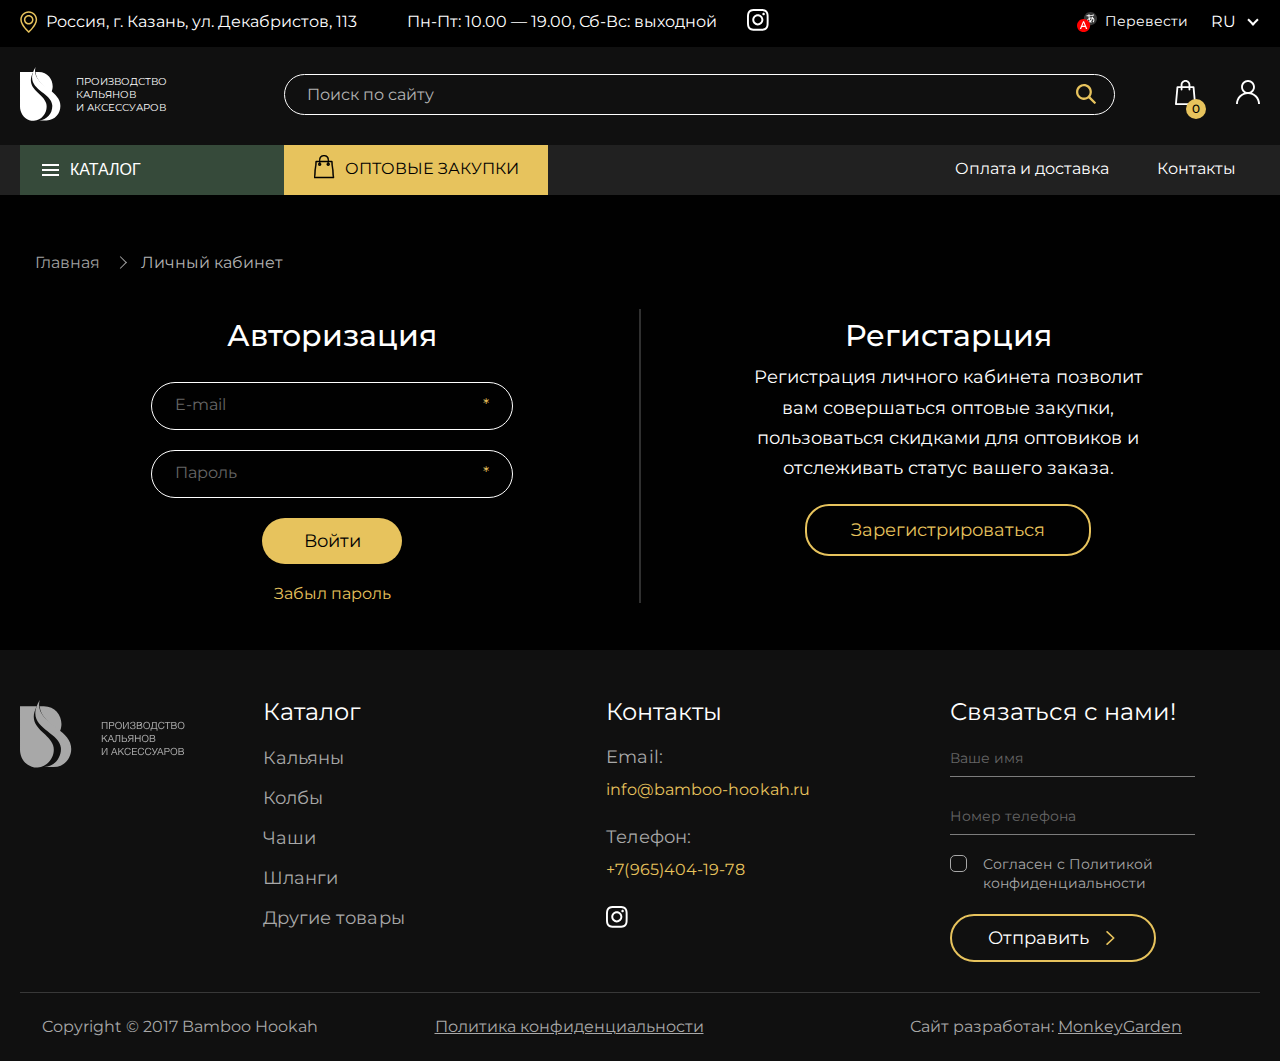
<file: auth.html>
<!DOCTYPE html>
<html lang="ru">

<head>
	<meta charset="UTF-8" />
	<title>Bamboo Hookah</title>
	<meta name="description" content="Bamboo Hookah">
	<meta name="keywords" content="Bamboo Hookah">
	<meta name="author" content="John Doe">
	<meta name="viewport" content="width=device-width, initial-scale=1.0, user-scalable=no" />
	<link rel="stylesheet" href="./styles/default.css" />
	<link rel="stylesheet" href="./styles/select2.min.css" />
	<link rel="stylesheet" href="https://unpkg.com/swiper/swiper-bundle.min.css" />
	<link rel="stylesheet" href="./styles/first-paint.css" />
	<link rel="stylesheet" href="./styles/styles.css" />
</head>

<body class="nome">
	<svg width="0" height="0" class="hidden">
		<symbol xmlns="http://www.w3.org/2000/svg" fill="none" viewBox="0 0 21 24" id="button-cart">
			<g fill="currentColor">
				<path fill-rule="evenodd"
					d="M19.9929 22.4271 18.348 6.41594c-.0275-.25778-.2468-.45828-.4935-.45828h-3.0431v-.97385C14.8114 2.23412 12.673 0 10.0411 0 7.40926 0 5.27086 2.23412 5.27086 4.98381v.97385H2.14552c-.24673 0-.46606.2005-.49347.45828L.0071315 22.4271c-.0274153.1433.0274153.2865.1096615.401.082245.1146.219322.1719.356398.1719H19.5268c.1371 0 .2742-.0573.3564-.1719.0823-.1145.1371-.2577.1097-.401ZM14.5 9c.2812 0 .5.21875.5.5s-.2188.5-.5.5-.5-.21875-.5-.5.2188-.5.5-.5ZM10 1C7.7971 1 6 2.80233 6 5.01163V6h8v-.98837C14 2.80233 12.2029 1 10 1ZM5.5 9c.28125 0 .5.21875.5.5s-.21875.5-.5.5-.5-.21875-.5-.5.21875-.5.5-.5ZM2.53659 7 1 22h18L17.4634 7h-2.7988v.94646c.5488.20077.933.7457.933 1.37668 0 .80306-.6311 1.46276-1.3994 1.46276s-1.3994-.6597-1.3994-1.46276c0-.63098.3841-1.17591.9329-1.37668V7H6.15854v.94646c.54878.20077.93292.7457.93292 1.37668 0 .80306-.63109 1.46276-1.39939 1.46276-.76829 0-1.39939-.6597-1.39939-1.46276 0-.63098.38415-1.17591.93293-1.37668V7H2.53659Z"
					clip-rule="evenodd"></path>
				<path
					d="m18.348 6.41594.2486-.02555-.0001-.00089-.2485.02644Zm1.6449 16.01116-.2487.0256.0011.0108.002.0107.2456-.0471ZM14.8114 5.95766h-.25v.25h.25v-.25Zm-9.54054 0v.25h.25v-.25h-.25Zm-3.61881.45828-.2486-.02644-.00009.00089.24869.02555ZM.0071315 22.4271l.2455415.0471.00204-.0107.00111-.0108-.2486915-.0256Zm.1096615.401-.2030897.1458.2030897-.1458ZM6 6h-.25v.25H6V6Zm8 0v.25h.25V6H14ZM1 22l-.248699-.0255-.028219.2755H1V22ZM2.53659 7v-.25h-.2257l-.023.22452L2.53659 7ZM19 22v.25h.2769l-.0282-.2755L19 22ZM17.4634 7l.2487-.02548-.023-.22452h-.2257V7Zm-2.7988 0v-.25h-.25V7h.25Zm0 .94646h-.25v.17475l.1641.06003.0859-.23478Zm-.9329 0 .0859.23478.1641-.06003v-.17475h-.25Zm0-.94646h.25v-.25h-.25V7ZM6.15854 7v-.25h-.25V7h.25Zm0 .94646h-.25v.17475l.1641.06003.0859-.23478Zm-.93293 0 .08589.23478.16411-.06003v-.17475h-.25Zm0-.94646h.25v-.25h-.25V7Zm12.87369-.55851 1.6449 16.01121.4974-.0511-1.645-16.01121-.4973.0511Zm-.2448-.23383c.1128 0 .2303.09794.2449.23472l.4971-.05288c-.0402-.37879-.3614-.68184-.742-.68184v.5Zm-3.0431 0h3.0431v-.5h-3.0431v.5Zm-.25-1.22385v.97385h.5v-.97385h-.5ZM10.0411.25c2.4836 0 4.5203 2.11176 4.5203 4.73381h.5c0-2.87733-2.2401-5.23381-5.0203-5.23381v.5ZM5.52086 4.98381C5.52086 2.36176 7.55753.25 10.0411.25v-.5c-2.78012 0-5.02024 2.35648-5.02024 5.23381h.5Zm0 .97385v-.97385h-.5v.97385h.5Zm-3.37534.25h3.12534v-.5H2.14552v.5Zm-.24487.23472c.01454-.13678.13203-.23472.24487-.23472v-.5c-.38063 0-.70179.30305-.74207.68184l.4972.05288ZM.255823 22.4527 1.90074 6.44149l-.49738-.0511L-.24156 22.4016l.497383.0511Zm.064059.2297c-.059929-.0835-.076963-.1573-.067209-.2082l-.491083-.0941c-.045077.2355.047551.4482.1521133.5938l.4061787-.2915Zm.153309.0676c-.071861 0-.126295-.03-.153309-.0676l-.4061787.2915c.1374778.1915.3571967.2761.5594877.2761v-.5Zm19.053609 0H.473191v.5H19.5268v-.5Zm.1533-.0676c-.027.0376-.0814.0676-.1533.0676v.5c.2023 0 .422-.0846.5595-.2761l-.4062-.2915Zm.0672-.2082c.0098.0509-.0073.1247-.0672.2082l.4062.2915c.1046-.1456.1972-.3583.1521-.5938l-.4911.0941ZM15.25 9.5c0-.41932-.3307-.75-.75-.75v.5c.1432 0 .25.10682.25.25h.5Zm-.75.75c.4193 0 .75-.33068.75-.75h-.5c0 .14318-.1068.25-.25.25v.5Zm-.75-.75c0 .41932.3307.75.75.75v-.5c-.1432 0-.25-.10682-.25-.25h-.5Zm.75-.75c-.4193 0-.75.33068-.75.75h.5c0-.14318.1068-.25.25-.25v-.5ZM6.25 5.01163C6.25 2.93971 7.93586 1.25 10 1.25v-.5c-2.34165 0-4.25 1.91494-4.25 4.26163h.5ZM6.25 6v-.98837h-.5V6h.5ZM14 5.75H6v.5h8v-.5Zm-.25-.73837V6h.5v-.98837h-.5ZM10 1.25c2.0641 0 3.75 1.68971 3.75 3.76163h.5C14.25 2.66494 12.3417.75 10 .75v.5ZM6.25 9.5c0-.41932-.33068-.75-.75-.75v.5c.14318 0 .25.10682.25.25h.5Zm-.75.75c.41932 0 .75-.33068.75-.75h-.5c0 .14318-.10682.25-.25.25v.5Zm-.75-.75c0 .41932.33068.75.75.75v-.5c-.14318 0-.25-.10682-.25-.25h-.5Zm.75-.75c-.41932 0-.75.33068-.75.75h.5c0-.14318.10682-.25.25-.25v-.5ZM1.2487 22.0255 2.78528 7.02548l-.49739-.05096L.751301 21.9745l.497399.051ZM19 21.75H1v.5h18v-.5ZM17.2147 7.02548l1.5366 15.00002.4974-.051-1.5366-14.99998-.4974.05096ZM14.6646 7.25h2.7988v-.5h-2.7988v.5Zm.25.69646V7h-.5v.94646h.5Zm.933 1.37668c0-.73217-.4463-1.37336-1.0971-1.61146l-.1718.46956c.4468.16344.7689.61211.7689 1.1419h.5Zm-1.6494 1.71276c.9166 0 1.6494-.7822 1.6494-1.71276h-.5c0 .67553-.5295 1.21276-1.1494 1.21276v.5Zm-1.6494-1.71276c0 .93056.7327 1.71276 1.6494 1.71276v-.5c-.6199 0-1.1494-.53723-1.1494-1.21276h-.5Zm1.097-1.61146c-.6508.2381-1.097.87929-1.097 1.61146h.5c0-.52979.3221-.97846.7688-1.1419l-.1718-.46956ZM13.4817 7v.94646h.5V7h-.5Zm-7.32316.25h7.57316v-.5H6.15854v.5Zm.25.69646V7h-.5v.94646h.5Zm.93292 1.37668c0-.73217-.44621-1.37336-1.09703-1.61146l-.17179.46956c.44674.16344.76882.61211.76882 1.1419h.5ZM5.69207 11.0359c.91668 0 1.64939-.7822 1.64939-1.71276h-.5c0 .67553-.52948 1.21276-1.14939 1.21276v.5ZM4.04268 9.32314c0 .93056.73272 1.71276 1.64939 1.71276v-.5c-.61991 0-1.14939-.53723-1.14939-1.21276h-.5Zm1.09704-1.61146c-.65083.2381-1.09704.87929-1.09704 1.61146h.5c0-.52979.32208-.97846.76882-1.1419l-.17178-.46956ZM4.97561 7v.94646h.5V7h-.5Zm-2.43902.25h2.68902v-.5H2.53659v.5Z">
				</path>
			</g>
		</symbol>
		<symbol fill="none" xmlns="http://www.w3.org/2000/svg" viewBox="0 0 9 17" id="arrow">
			<path d="M1 1L9 8.506L1 16" stroke="currentColor" stroke-width="2" stroke-linecap="round"
				stroke-linejoin="round"></path>
		</symbol>
		<symbol fill="none" xmlns="http://www.w3.org/2000/svg" viewBox="0 0 11 7" id="arrow-down">
			<path id="Stroke 1" d="M10.375 1L5.68375 6L1 1" stroke="currentColor" stroke-width="2"
				stroke-linecap="round" stroke-linejoin="round"></path>
		</symbol>
		<symbol fill="none" xmlns="http://www.w3.org/2000/svg" viewBox="0 0 16 16" id="remove">
			<path d="m1.292 1.292 13.467 13.467M14.708 1.292 1.241 14.759" stroke="currentColor"
				stroke-linecap="square"></path>
		</symbol>
	</svg>
	<header class="header">
		<div class="header-top desktop">
			<div class="container header-top-wrapper">
				<div class="header-info">
					<img class="marker" src="./assets/marker.svg" alt="Адрес">
					<p>Россия, г. Казань, ул. Декабристов, 113</p>
				</div>
				<div class="header-info">
					<p>Пн-Пт: 10.00 — 19.00, Сб-Вс: выходной</p>
				</div>
				<div class="header-info">
					<a href="">
						<svg xmlns="http://www.w3.org/2000/svg" width="22" height="22" fill="none">
							<path fill="#fff"
								d="M10.8135 1.95351c2.8885 0 3.2223.01457 4.369.05831 1.0596.04373 1.6256.21868 2.003.37904.508.2041.8709.43735 1.2483.81639.3774.37904.6096.7435.8128 1.25374.1452.37904.3194.96218.3774 2.01182.0581 1.1517.0581 1.487.0581 4.38809 0 2.9011-.0145 3.2364-.0581 4.3881-.0435 1.0642-.2177 1.6328-.3774 2.0118-.2032.5103-.4354.8747-.8128 1.2538-.3774.379-.7403.6123-1.2483.8164-.3774.1458-.9579.3207-2.003.379-1.1467.0583-1.4805.0583-4.369.0583-2.88841 0-3.22226-.0146-4.36893-.0583-1.05958-.0437-1.62566-.2187-2.00304-.379-.50802-.2041-.87089-.4374-1.24827-.8164-.37739-.3791-.60963-.7435-.81284-1.2538-.14514-.379-.31932-.9621-.37738-2.0118-.05806-1.1517-.05806-1.487-.05806-4.3881 0-2.90109.01452-3.23639.05806-4.38809.04355-1.06422.21772-1.63278.37738-2.01182.20321-.51024.43545-.8747.81284-1.25374.37738-.37904.74025-.61229 1.24827-.81639.37738-.14579.95797-.32073 2.00304-.37904 1.14667-.04374 1.48052-.05831 4.36893-.05831Zm0-1.95351C7.88154 0 7.50416.0145781 6.35748.0583133 5.21081.116627 4.42701.291568 3.7303.568558 3.01907.845547 2.40946 1.21001 1.81435 1.8223 1.21924 2.42002.841854 3.03231.566072 3.74665c-.261266.68519-.449959 1.487-.5080181 2.63869C-.0000053 7.53704 0 7.91607 0 10.8609c0 2.9449.0145095 3.3239.0580539 4.4756.0580591 1.1517.2322371 1.9389.5080181 2.6387.275782.7143.638658 1.3266 1.248278 1.9243.59511.5977 1.20472.9768 1.91595 1.2538.6822.2624 1.48051.4519 2.62718.5102 1.14668.0583 1.52406.0583 4.45602.0583 2.932 0 3.3094-.0146 4.4561-.0583 1.1466-.0583 1.9304-.2332 2.6272-.5102.7112-.277 1.3208-.6415 1.9159-1.2538.5951-.5977.9725-1.21 1.2483-1.9243.2613-.6852.4499-1.487.508-2.6387.0581-1.1517.0581-1.5307.0581-4.4756 0-2.94483-.0146-3.32386-.0581-4.47556-.0581-1.15169-.2322-1.93893-.508-2.63869-.2758-.71434-.6387-1.32663-1.2483-1.92435-.5951-.59771-1.2047-.976753-1.9159-1.253742-.6822-.262412-1.4806-.451931-2.6272-.5102447C14.1229.0145781 13.76 0 10.8135 0Z" />
							<path fill="#fff"
								d="M10.8137 5.27734c-3.06262 0-5.54466 2.49291-5.54466 5.56896 0 3.076 2.48204 5.5689 5.54466 5.5689 3.0626 0 5.5447-2.4929 5.5447-5.5689 0-3.07605-2.4676-5.56896-5.5447-5.56896Zm0 9.19896c-1.98853 0-3.59968-1.6182-3.59968-3.6154 0-1.99727 1.61115-3.61547 3.59968-3.61547 1.9885 0 3.5997 1.6182 3.5997 3.61547 0 1.9972-1.6112 3.6154-3.5997 3.6154ZM16.5906 6.35619c.7135 0 1.2919-.5809 1.2919-1.29748s-.5784-1.29748-1.2919-1.29748c-.7134 0-1.2918.5809-1.2918 1.29748s.5784 1.29748 1.2918 1.29748Z" />
						</svg>
					</a>
				</div>
				<div class="header-language">
					<div class="header-language-info">
						<img src="./assets/language.svg" alt="Перевести">
						<p>Перевести</p>
					</div>
					<select class="lang" name="lang-mobile">
						<option value="">Ru</option>
						<option value="">En</option>
					</select>
				</div>
			</div>
		</div>
		<div class="header-main">
			<div class="container header-main-wrapper">
				<a href="" class="logo">
					<img src="./assets/logo.svg" alt="ПРОИЗВОДСТВО КАЛЬЯНОВ И АКСЕССУАРОВ">
					<span>ПРОИЗВОДСТВО <br /> КАЛЬЯНОВ <br /> И АКСЕССУАРОВ</span>
				</a>
				<form action="" class="search-form">
					<!-- class="active" for input open search wrapper -->
					<input type="text" placeholder="Поиск по сайту">
					<div class="search-wrapper">
						<ul class="search-list">
							<li class="search-listitem">
								<a href="">
									<figure class="cart_item-image">
										<img src="./assets/hookah-1.png">
									</figure>
									<p class="cart_item-name">Колба «Bamboo Hookah»<br>«UFO» (серебро)</p>
									<span class="prices">
										<h5 class="product-price-new">5 990 ₽</h5>
										<strike class="product-price-old">8 990 ₽</strike>
									</span>
								</a>
							</li>
							<li class="search-listitem">
								<a href="">
									<figure class="cart_item-image">
										<img src="./assets/hookah-1.png">
									</figure>
									<p class="cart_item-name">Колба «Bamboo Hookah»<br>«UFO» (серебро)</p>
									<span class="prices">
										<h5 class="product-price-current">5 990 ₽</h5>
									</span>
								</a>
							</li>
							<li class="search-listitem">
								<a href="">
									<figure class="cart_item-image">
										<img src="./assets/hookah-1.png">
									</figure>
									<p class="cart_item-name">Колба «Bamboo Hookah»<br>«UFO» (серебро)</p>
									<span class="prices">
										<h5 class="product-price-new">5 990 ₽</h5>
										<strike class="product-price-old">8 990 ₽</strike>
									</span>
								</a>
							</li>
						</ul>
					</div>

					<button class="search-form-button">
						<svg xmlns="http://www.w3.org/2000/svg" width="24" height="24" fill="none">
							<mask id="a" width="20" height="20" x="2" y="2" maskUnits="userSpaceOnUse"
								style="mask-type:alpha">
								<path fill="#fff" fill-rule="evenodd"
									d="m21.8336 20.2158-5.1748-5.2131c-.1943-.1954-.2137-.4965-.0634-.7274 2.1217-3.2543 1.6268-7.72963-1.5034-10.40274-3.012-2.5714-7.59655-2.4834-10.51481.19542-3.3497 3.07483-3.43427 8.30852-.25257 11.49242 2.71312 2.7154 6.91248 3.0451 9.99648 1.0052.2314-.1532.5349-.1332.7303.0634l5.1634 5.2022c.2234.2246.5857.2252.8097.0012l.808-.8086c.2229-.2229.2234-.584.0011-.808ZM5.94061 13.9427c-2.20799-2.2097-2.20799-5.80505 0-8.01474 2.20798-2.20969 5.80049-2.21026 8.00849 0 2.208 2.20969 2.208 5.80504 0 8.01474-2.208 2.2097-5.80051 2.2097-8.00849 0Z"
									clip-rule="evenodd" />
							</mask>
							<g mask="url(#a)">
								<path fill="#E7C35D" d="M0 0h24v24H0z" />
							</g>
						</svg>
					</button>
				</form>
				<ul class="user-controls">
					<li class="cart">
						<a href="">
							<img src="./assets/cart.svg" alt="">
							<span class="items">0</span>
						</a>
						<div class="cart_items-wrapper">
							<ul class="cart_list">
								<li class="cart_list-item">
									<a href="">
										<figure class="cart_item-image">
											<img src="./assets/hookah-1.png">
										</figure>
										<p class="cart_item-name">Колба «Bamboo Hookah»<br>«UFO» (серебро)</p>
										<span class="prices">
											<h5 class="product-price-new">5 990 ₽</h5>
											<strike class="product-price-old">8 990 ₽</strike>
										</span>
									</a>
									<button class="remove_list-item" title="Удалить из корзины">
										<svg class="icon">
											<use xlink:href="#remove"></use>
										</svg>
									</button>
								</li>
								<li class="cart_list-item">
									<a href="">
										<figure class="cart_item-image">
											<img src="./assets/hookah-1.png">
										</figure>
										<p class="cart_item-name">Колба «Bamboo Hookah»<br>«UFO» (серебро)</p>
										<span class="prices">
											<h5 class="product-price-current">5 990 ₽</h5>
										</span>
									</a>
									<button class="remove_list-item" title="Удалить из корзины">
										<svg class="icon">
											<use xlink:href="#remove"></use>
										</svg>
									</button>
								</li>
								<li class="cart_list-item">
									<a href="">
										<figure class="cart_item-image">
											<img src="./assets/hookah-1.png">
										</figure>
										<p class="cart_item-name">Колба «Bamboo Hookah»<br>«UFO» (серебро)</p>
										<span class="prices">
											<h5 class="product-price-new">5 990 ₽</h5>
											<strike class="product-price-old">8 990 ₽</strike>
										</span>
									</a>
									<button class="remove_list-item" title="Удалить из корзины">
										<svg class="icon">
											<use xlink:href="#remove"></use>
										</svg>
									</button>
								</li>
								<li class="cart_list-item">
									<a href="">
										<figure class="cart_item-image">
											<img src="./assets/hookah-1.png">
										</figure>
										<p class="cart_item-name">Колба «Bamboo Hookah»<br>«UFO» (серебро)</p>
										<span class="prices">
											<h5 class="product-price-current">5 990 ₽</h5>
										</span>
									</a>
									<button class="remove_list-item" title="Удалить из корзины">
										<svg class="icon">
											<use xlink:href="#remove"></use>
										</svg>
									</button>
								</li>
					</li>
				</ul>
				<div class="cart-footer">
					<div class="result">
						<p>Итого:</p>
						<h3>27 960 ₽</h3>
					</div>
					<a class="button go_to_cart" href="">Перейти в корзину</a>
				</div>
			</div>
			</li>
			<li>
				<a href="">
					<img src="./assets/user.svg" alt="">
				</a>
			</li>
		</div>
		</div>
		</div>
		<div class="header-navigation">
			<div class="container header-navigation-wrapper">
				<button id="menu" class="mobile-menu-button">
					<span class="burger"></span>
					МЕНЮ
				</button>
				<div class="header-catalog">
					<button id="catalog" class="catalog-button">
						<span class="burger"></span>
						КАТАЛОГ
					</button>
					<ul class="submenu">
						<li class="sticky">
							<button id="close-catalog" class="close-catalog-button">
								<span class="close"></span>
								ЗАКРЫТЬ КАТАЛОГ
							</button>
						</li>
						<li><a href="">Кальяны</a></li>
						<li><a href="">Колбы</a></li>
						<li><a href="">Мундштуки</a></li>
						<li><a href="">Аксессуары</a></li>
						<li><a href="">Чаши</a></li>
						<li><a href="">Сетки защитные</a></li>
						<li><a href="">Уголь</a></li>
						<li><a href="">Шланги</a></li>
						<li><a href="">Брендирование</a></li>
					</ul>
				</div>
				<nav class="header-menu">
					<button id="close-menu" class="close-mobile-menu-button sticky">
						<span class="close"></span>
						ЗАКРЫТЬ МЕНЮ
					</button>
					<ul>
						<li class="header-yellow">
							<a href="">
								<svg xmlns="http://www.w3.org/2000/svg" width="21" height="24" fill="none">
									<g fill="currentColor">
										<path fill-rule="evenodd"
											d="M19.9929 22.4271 18.348 6.41594c-.0275-.25778-.2468-.45828-.4935-.45828h-3.0431v-.97385C14.8114 2.23412 12.673 0 10.0411 0 7.40926 0 5.27086 2.23412 5.27086 4.98381v.97385H2.14552c-.24673 0-.46606.2005-.49347.45828L.0071315 22.4271c-.0274153.1433.0274153.2865.1096615.401.082245.1146.219322.1719.356398.1719H19.5268c.1371 0 .2742-.0573.3564-.1719.0823-.1145.1371-.2577.1097-.401ZM14.5 9c.2812 0 .5.21875.5.5s-.2188.5-.5.5-.5-.21875-.5-.5.2188-.5.5-.5ZM10 1C7.7971 1 6 2.80233 6 5.01163V6h8v-.98837C14 2.80233 12.2029 1 10 1ZM5.5 9c.28125 0 .5.21875.5.5s-.21875.5-.5.5-.5-.21875-.5-.5.21875-.5.5-.5ZM2.53659 7 1 22h18L17.4634 7h-2.7988v.94646c.5488.20077.933.7457.933 1.37668 0 .80306-.6311 1.46276-1.3994 1.46276s-1.3994-.6597-1.3994-1.46276c0-.63098.3841-1.17591.9329-1.37668V7H6.15854v.94646c.54878.20077.93292.7457.93292 1.37668 0 .80306-.63109 1.46276-1.39939 1.46276-.76829 0-1.39939-.6597-1.39939-1.46276 0-.63098.38415-1.17591.93293-1.37668V7H2.53659Z"
											clip-rule="evenodd" />
										<path
											d="m18.348 6.41594.2486-.02555-.0001-.00089-.2485.02644Zm1.6449 16.01116-.2487.0256.0011.0108.002.0107.2456-.0471ZM14.8114 5.95766h-.25v.25h.25v-.25Zm-9.54054 0v.25h.25v-.25h-.25Zm-3.61881.45828-.2486-.02644-.00009.00089.24869.02555ZM.0071315 22.4271l.2455415.0471.00204-.0107.00111-.0108-.2486915-.0256Zm.1096615.401-.2030897.1458.2030897-.1458ZM6 6h-.25v.25H6V6Zm8 0v.25h.25V6H14ZM1 22l-.248699-.0255-.028219.2755H1V22ZM2.53659 7v-.25h-.2257l-.023.22452L2.53659 7ZM19 22v.25h.2769l-.0282-.2755L19 22ZM17.4634 7l.2487-.02548-.023-.22452h-.2257V7Zm-2.7988 0v-.25h-.25V7h.25Zm0 .94646h-.25v.17475l.1641.06003.0859-.23478Zm-.9329 0 .0859.23478.1641-.06003v-.17475h-.25Zm0-.94646h.25v-.25h-.25V7ZM6.15854 7v-.25h-.25V7h.25Zm0 .94646h-.25v.17475l.1641.06003.0859-.23478Zm-.93293 0 .08589.23478.16411-.06003v-.17475h-.25Zm0-.94646h.25v-.25h-.25V7Zm12.87369-.55851 1.6449 16.01121.4974-.0511-1.645-16.01121-.4973.0511Zm-.2448-.23383c.1128 0 .2303.09794.2449.23472l.4971-.05288c-.0402-.37879-.3614-.68184-.742-.68184v.5Zm-3.0431 0h3.0431v-.5h-3.0431v.5Zm-.25-1.22385v.97385h.5v-.97385h-.5ZM10.0411.25c2.4836 0 4.5203 2.11176 4.5203 4.73381h.5c0-2.87733-2.2401-5.23381-5.0203-5.23381v.5ZM5.52086 4.98381C5.52086 2.36176 7.55753.25 10.0411.25v-.5c-2.78012 0-5.02024 2.35648-5.02024 5.23381h.5Zm0 .97385v-.97385h-.5v.97385h.5Zm-3.37534.25h3.12534v-.5H2.14552v.5Zm-.24487.23472c.01454-.13678.13203-.23472.24487-.23472v-.5c-.38063 0-.70179.30305-.74207.68184l.4972.05288ZM.255823 22.4527 1.90074 6.44149l-.49738-.0511L-.24156 22.4016l.497383.0511Zm.064059.2297c-.059929-.0835-.076963-.1573-.067209-.2082l-.491083-.0941c-.045077.2355.047551.4482.1521133.5938l.4061787-.2915Zm.153309.0676c-.071861 0-.126295-.03-.153309-.0676l-.4061787.2915c.1374778.1915.3571967.2761.5594877.2761v-.5Zm19.053609 0H.473191v.5H19.5268v-.5Zm.1533-.0676c-.027.0376-.0814.0676-.1533.0676v.5c.2023 0 .422-.0846.5595-.2761l-.4062-.2915Zm.0672-.2082c.0098.0509-.0073.1247-.0672.2082l.4062.2915c.1046-.1456.1972-.3583.1521-.5938l-.4911.0941ZM15.25 9.5c0-.41932-.3307-.75-.75-.75v.5c.1432 0 .25.10682.25.25h.5Zm-.75.75c.4193 0 .75-.33068.75-.75h-.5c0 .14318-.1068.25-.25.25v.5Zm-.75-.75c0 .41932.3307.75.75.75v-.5c-.1432 0-.25-.10682-.25-.25h-.5Zm.75-.75c-.4193 0-.75.33068-.75.75h.5c0-.14318.1068-.25.25-.25v-.5ZM6.25 5.01163C6.25 2.93971 7.93586 1.25 10 1.25v-.5c-2.34165 0-4.25 1.91494-4.25 4.26163h.5ZM6.25 6v-.98837h-.5V6h.5ZM14 5.75H6v.5h8v-.5Zm-.25-.73837V6h.5v-.98837h-.5ZM10 1.25c2.0641 0 3.75 1.68971 3.75 3.76163h.5C14.25 2.66494 12.3417.75 10 .75v.5ZM6.25 9.5c0-.41932-.33068-.75-.75-.75v.5c.14318 0 .25.10682.25.25h.5Zm-.75.75c.41932 0 .75-.33068.75-.75h-.5c0 .14318-.10682.25-.25.25v.5Zm-.75-.75c0 .41932.33068.75.75.75v-.5c-.14318 0-.25-.10682-.25-.25h-.5Zm.75-.75c-.41932 0-.75.33068-.75.75h.5c0-.14318.10682-.25.25-.25v-.5ZM1.2487 22.0255 2.78528 7.02548l-.49739-.05096L.751301 21.9745l.497399.051ZM19 21.75H1v.5h18v-.5ZM17.2147 7.02548l1.5366 15.00002.4974-.051-1.5366-14.99998-.4974.05096ZM14.6646 7.25h2.7988v-.5h-2.7988v.5Zm.25.69646V7h-.5v.94646h.5Zm.933 1.37668c0-.73217-.4463-1.37336-1.0971-1.61146l-.1718.46956c.4468.16344.7689.61211.7689 1.1419h.5Zm-1.6494 1.71276c.9166 0 1.6494-.7822 1.6494-1.71276h-.5c0 .67553-.5295 1.21276-1.1494 1.21276v.5Zm-1.6494-1.71276c0 .93056.7327 1.71276 1.6494 1.71276v-.5c-.6199 0-1.1494-.53723-1.1494-1.21276h-.5Zm1.097-1.61146c-.6508.2381-1.097.87929-1.097 1.61146h.5c0-.52979.3221-.97846.7688-1.1419l-.1718-.46956ZM13.4817 7v.94646h.5V7h-.5Zm-7.32316.25h7.57316v-.5H6.15854v.5Zm.25.69646V7h-.5v.94646h.5Zm.93292 1.37668c0-.73217-.44621-1.37336-1.09703-1.61146l-.17179.46956c.44674.16344.76882.61211.76882 1.1419h.5ZM5.69207 11.0359c.91668 0 1.64939-.7822 1.64939-1.71276h-.5c0 .67553-.52948 1.21276-1.14939 1.21276v.5ZM4.04268 9.32314c0 .93056.73272 1.71276 1.64939 1.71276v-.5c-.61991 0-1.14939-.53723-1.14939-1.21276h-.5Zm1.09704-1.61146c-.65083.2381-1.09704.87929-1.09704 1.61146h.5c0-.52979.32208-.97846.76882-1.1419l-.17178-.46956ZM4.97561 7v.94646h.5V7h-.5Zm-2.43902.25h2.68902v-.5H2.53659v.5Z" />
									</g>
								</svg>
								ОПТОВЫЕ ЗАКУПКИ
							</a>
						</li>
						<li>
							<a href="">Оплата и доставка</a>
						</li>
						<li>
							<a href="">Контакты</a>
						</li>
						<li class="header-top mobile">
							<div class="header-top-wrapper">
								<div class="header-info">
									<p>Россия, г. Казань, ул. Декабристов, 113</p>
								</div>
								<div class="header-info">
									<p>Пн-Пт: 10.00 — 19.00, Сб-Вс: выходной</p>
								</div>
								<div class="header-info">
									<div class="header-language">
										<div class="header-language-info">
											<img src="./assets/language.svg" alt="Перевести">
											<p>Перевести</p>
										</div>
										<select class="lang" name="lang-mobile">
											<option value="">Ru</option>
											<option value="">En</option>
										</select>
									</div>
									<a class="instagram" href="">
										<svg xmlns="http://www.w3.org/2000/svg" width="22" height="22" fill="none">
											<path fill="#fff"
												d="M10.8135 1.95351c2.8885 0 3.2223.01457 4.369.05831 1.0596.04373 1.6256.21868 2.003.37904.508.2041.8709.43735 1.2483.81639.3774.37904.6096.7435.8128 1.25374.1452.37904.3194.96218.3774 2.01182.0581 1.1517.0581 1.487.0581 4.38809 0 2.9011-.0145 3.2364-.0581 4.3881-.0435 1.0642-.2177 1.6328-.3774 2.0118-.2032.5103-.4354.8747-.8128 1.2538-.3774.379-.7403.6123-1.2483.8164-.3774.1458-.9579.3207-2.003.379-1.1467.0583-1.4805.0583-4.369.0583-2.88841 0-3.22226-.0146-4.36893-.0583-1.05958-.0437-1.62566-.2187-2.00304-.379-.50802-.2041-.87089-.4374-1.24827-.8164-.37739-.3791-.60963-.7435-.81284-1.2538-.14514-.379-.31932-.9621-.37738-2.0118-.05806-1.1517-.05806-1.487-.05806-4.3881 0-2.90109.01452-3.23639.05806-4.38809.04355-1.06422.21772-1.63278.37738-2.01182.20321-.51024.43545-.8747.81284-1.25374.37738-.37904.74025-.61229 1.24827-.81639.37738-.14579.95797-.32073 2.00304-.37904 1.14667-.04374 1.48052-.05831 4.36893-.05831Zm0-1.95351C7.88154 0 7.50416.0145781 6.35748.0583133 5.21081.116627 4.42701.291568 3.7303.568558 3.01907.845547 2.40946 1.21001 1.81435 1.8223 1.21924 2.42002.841854 3.03231.566072 3.74665c-.261266.68519-.449959 1.487-.5080181 2.63869C-.0000053 7.53704 0 7.91607 0 10.8609c0 2.9449.0145095 3.3239.0580539 4.4756.0580591 1.1517.2322371 1.9389.5080181 2.6387.275782.7143.638658 1.3266 1.248278 1.9243.59511.5977 1.20472.9768 1.91595 1.2538.6822.2624 1.48051.4519 2.62718.5102 1.14668.0583 1.52406.0583 4.45602.0583 2.932 0 3.3094-.0146 4.4561-.0583 1.1466-.0583 1.9304-.2332 2.6272-.5102.7112-.277 1.3208-.6415 1.9159-1.2538.5951-.5977.9725-1.21 1.2483-1.9243.2613-.6852.4499-1.487.508-2.6387.0581-1.1517.0581-1.5307.0581-4.4756 0-2.94483-.0146-3.32386-.0581-4.47556-.0581-1.15169-.2322-1.93893-.508-2.63869-.2758-.71434-.6387-1.32663-1.2483-1.92435-.5951-.59771-1.2047-.976753-1.9159-1.253742-.6822-.262412-1.4806-.451931-2.6272-.5102447C14.1229.0145781 13.76 0 10.8135 0Z" />
											<path fill="#fff"
												d="M10.8137 5.27734c-3.06262 0-5.54466 2.49291-5.54466 5.56896 0 3.076 2.48204 5.5689 5.54466 5.5689 3.0626 0 5.5447-2.4929 5.5447-5.5689 0-3.07605-2.4676-5.56896-5.5447-5.56896Zm0 9.19896c-1.98853 0-3.59968-1.6182-3.59968-3.6154 0-1.99727 1.61115-3.61547 3.59968-3.61547 1.9885 0 3.5997 1.6182 3.5997 3.61547 0 1.9972-1.6112 3.6154-3.5997 3.6154ZM16.5906 6.35619c.7135 0 1.2919-.5809 1.2919-1.29748s-.5784-1.29748-1.2919-1.29748c-.7134 0-1.2918.5809-1.2918 1.29748s.5784 1.29748 1.2918 1.29748Z" />
										</svg>
									</a>
								</div>

							</div>
			</div>
			</ul>
		</div>
		</div>
		</div>
	</header>

    <main class="home-main order">
		<div class="cart-wrapper">
			<div class="container order">
				<div class="breadcrumbs">
					<ul class="breadcrumbs-list">
						<li class="breadcrumbs-item">
							<a href="">Главная</a>
						</li>
						<li class="breadcrumbs-item">
							<p>Личный кабинет</p>
						</li>
					</ul>
				</div>
			</div>
		</div>

        <div class="auth-wrapper">
            <div class="container">
                <div class="auth__inner">
                    <div class="auth__left">
                        <h3 class="auth__title">Авторизация</h3>
                        <form action="" class="auth__form">
                            <!-- Ошибка - error на label__input -->
							<!-- Правильно - success на label__input -->
                            <label for="name" class="label__input auth__input">
                                <input id="name" type="text" class="label__input-input" required>
                                <div class="label__input-placeholder">
                                    <span class="label__placeholder">E-mail</span>
                                    <p class="label__placeholder-required">*</p>
                                </div> 
                                <p class="label__error">Неправельный пароль</p>
                            </label>
                            <label for="pass" class="label__input auth__input">
                                <input id="pass" type="text" class="label__input-input" required>
                                <div class="label__input-placeholder">
                                    <span class="label__placeholder">Пароль</span>
                                    <p class="label__placeholder-required">*</p>
                                </div> 
                                <p class="label__error">Неправельный пароль</p>
                            </label>
                            <button type="submit" class="order__submit auth__button">Войти</button>
                        </form>
                        <div class="auth__button-wrapper">
                            <a href="" class="auth__link">Забыл пароль</a>
                        </div>
                    </div>
                    <hr class="auth__hr">
                    <div class="auth__right">
                        <h3 class="auth__title">Регистарция</h3>
                        <p class="auth__description">Регистрация личного кабинета позволит вам совершаться оптовые закупки, пользоваться скидками для оптовиков и отслеживать статус вашего заказа.</p>
                        <div class="auth__button-wrapper">
                            <a href="" class="auth__button-link">Зарегистрироваться</a>
                        </div>
                    </div>
                </div>
            </div>
        </div>

    </main>

    <footer class="footer">
		<div class="container">
			<div class="footer-top">
				<a href="" class="footer-logo">
					<img src="./assets/footer-logo.svg" alt="">
				</a>
				<div class="footer-catalog">
					<h3 class="footer-title">Каталог</h3>
					<ul class="footer-menu">
						<li><a href="">Кальяны</a></li>
						<li><a href="">Колбы</a></li>
						<li><a href="">Чаши</a></li>
						<li><a href="">Шланги</a></li>
						<li><a href="">Другие товары</a></li>
					</ul>
				</div>
				<div class="footer-contacts">
					<h3 class="footer-title">Контакты</h3>
					<div class="contact-block">
						<p>Email:</p>
						<a href="mailto:info@bamboo-hookah.ru">info@bamboo-hookah.ru</a>
					</div>
					<div class="contact-block">
						<p>Телефон:</p>
						<a href="tel:+79654041978">+7(965)404-19-78</a>
					</div>
					<div class="contact-block">
						<a href="">
							<svg xmlns="http://www.w3.org/2000/svg" width="22" height="22" fill="none">
								<path fill="#fff"
									d="M10.8135 1.95351c2.8885 0 3.2223.01457 4.369.05831 1.0596.04373 1.6256.21868 2.003.37904.508.2041.8709.43735 1.2483.81639.3774.37904.6096.7435.8128 1.25374.1452.37904.3194.96218.3774 2.01182.0581 1.1517.0581 1.487.0581 4.38809 0 2.9011-.0145 3.2364-.0581 4.3881-.0435 1.0642-.2177 1.6328-.3774 2.0118-.2032.5103-.4354.8747-.8128 1.2538-.3774.379-.7403.6123-1.2483.8164-.3774.1458-.9579.3207-2.003.379-1.1467.0583-1.4805.0583-4.369.0583-2.88841 0-3.22226-.0146-4.36893-.0583-1.05958-.0437-1.62566-.2187-2.00304-.379-.50802-.2041-.87089-.4374-1.24827-.8164-.37739-.3791-.60963-.7435-.81284-1.2538-.14514-.379-.31932-.9621-.37738-2.0118-.05806-1.1517-.05806-1.487-.05806-4.3881 0-2.90109.01452-3.23639.05806-4.38809.04355-1.06422.21772-1.63278.37738-2.01182.20321-.51024.43545-.8747.81284-1.25374.37738-.37904.74025-.61229 1.24827-.81639.37738-.14579.95797-.32073 2.00304-.37904 1.14667-.04374 1.48052-.05831 4.36893-.05831Zm0-1.95351C7.88154 0 7.50416.0145781 6.35748.0583133 5.21081.116627 4.42701.291568 3.7303.568558 3.01907.845547 2.40946 1.21001 1.81435 1.8223 1.21924 2.42002.841854 3.03231.566072 3.74665c-.261266.68519-.449959 1.487-.5080181 2.63869C-.0000053 7.53704 0 7.91607 0 10.8609c0 2.9449.0145095 3.3239.0580539 4.4756.0580591 1.1517.2322371 1.9389.5080181 2.6387.275782.7143.638658 1.3266 1.248278 1.9243.59511.5977 1.20472.9768 1.91595 1.2538.6822.2624 1.48051.4519 2.62718.5102 1.14668.0583 1.52406.0583 4.45602.0583 2.932 0 3.3094-.0146 4.4561-.0583 1.1466-.0583 1.9304-.2332 2.6272-.5102.7112-.277 1.3208-.6415 1.9159-1.2538.5951-.5977.9725-1.21 1.2483-1.9243.2613-.6852.4499-1.487.508-2.6387.0581-1.1517.0581-1.5307.0581-4.4756 0-2.94483-.0146-3.32386-.0581-4.47556-.0581-1.15169-.2322-1.93893-.508-2.63869-.2758-.71434-.6387-1.32663-1.2483-1.92435-.5951-.59771-1.2047-.976753-1.9159-1.253742-.6822-.262412-1.4806-.451931-2.6272-.5102447C14.1229.0145781 13.76 0 10.8135 0Z" />
								<path fill="#fff"
									d="M10.8137 5.27734c-3.06262 0-5.54466 2.49291-5.54466 5.56896 0 3.076 2.48204 5.5689 5.54466 5.5689 3.0626 0 5.5447-2.4929 5.5447-5.5689 0-3.07605-2.4676-5.56896-5.5447-5.56896Zm0 9.19896c-1.98853 0-3.59968-1.6182-3.59968-3.6154 0-1.99727 1.61115-3.61547 3.59968-3.61547 1.9885 0 3.5997 1.6182 3.5997 3.61547 0 1.9972-1.6112 3.6154-3.5997 3.6154ZM16.5906 6.35619c.7135 0 1.2919-.5809 1.2919-1.29748s-.5784-1.29748-1.2919-1.29748c-.7134 0-1.2918.5809-1.2918 1.29748s.5784 1.29748 1.2918 1.29748Z" />
							</svg>
						</a>
					</div>
				</div>
				<div class="footer-form">
					<h3 class="footer-title">Связаться с нами!</h3>
					<form action="">
						<div>
							<input type="text" name="name" placeholder="Ваше имя">
						</div>
						<div>
							<input type="phone" name="phone" placeholder="Номер телефона" required>
						</div>
						<div class="label-block">
							<input type="checkbox" id="privacy" name="privacy" required>
							<label for="privacy">
								<p>Согласен с Политикой конфиденциальности</p>
							</label>
						</div>
						<div>
							<button class="button" type="submit">
								Отправить
								<svg width="8" height="15" class="icon">
									<use xlink:href="#arrow"></use>
								</svg>
							</button>
						</div>
					</form>
				</div>
			</div>
			<div class="copyright">
				<p class="copyright-text">Copyright © 2017 Bamboo Hookah</p>
				<a href="" class="copyright-link">Политика конфиденциальности</a>
				<p class="copyright-text develop">Сайт разработан: <a href="">MonkeyGarden</a></p>
			</div>
		</div>
	</footer>

	<script src="./scripts/ts-select2.min.js"></script>
	<script src="https://unpkg.com/swiper/swiper-bundle.min.js"></script>
	<script src="./scripts/index.js"></script>

</body>

</html>
</file>
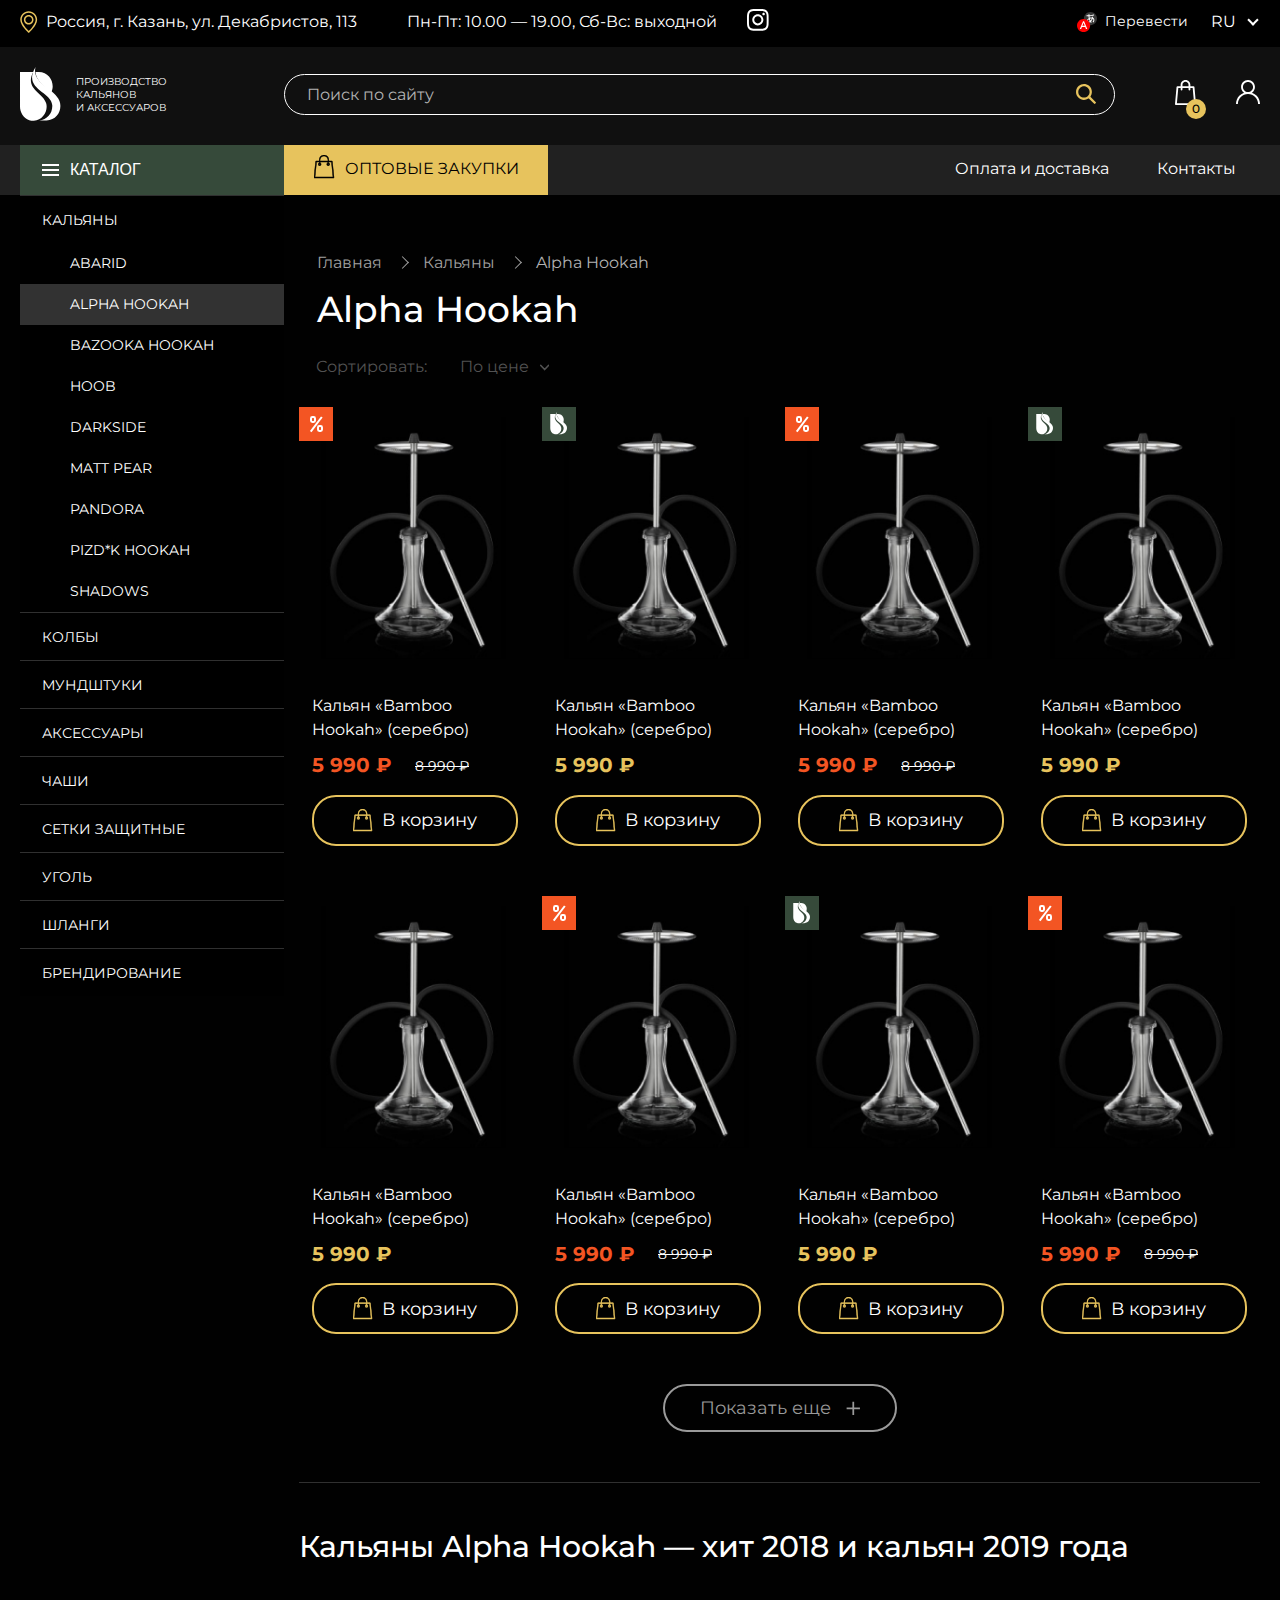
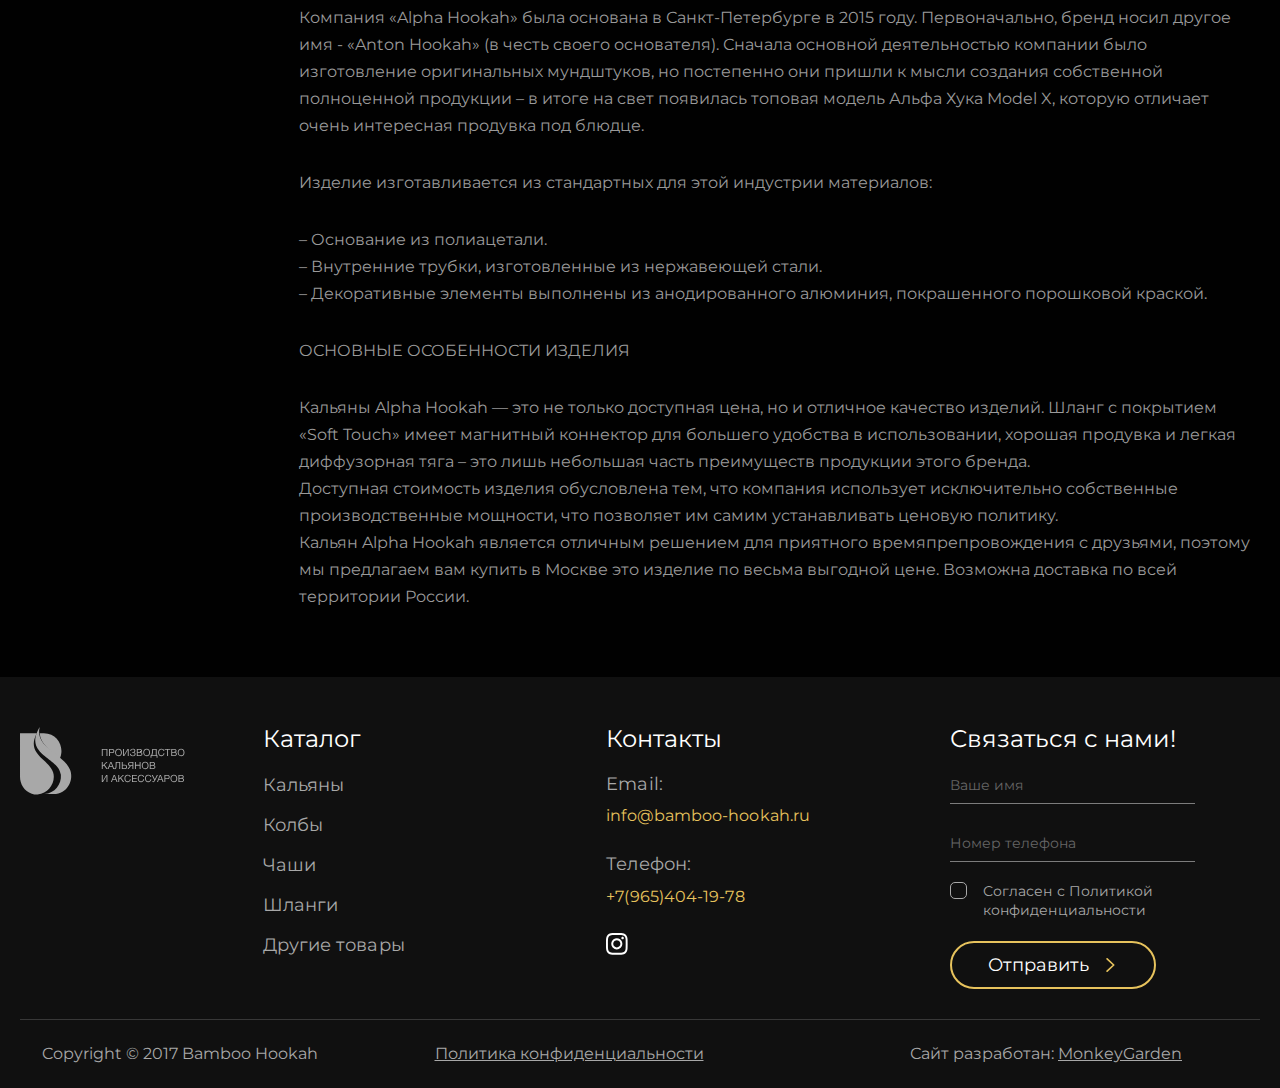
<file: brand.html>
<!DOCTYPE html>
<html lang="ru">
	<head>
			<meta charset="UTF-8" />
			<title>Bamboo Hookah</title>
			<meta name="description" content="Bamboo Hookah">
			<meta name="keywords" content="Bamboo Hookah">
			<meta name="author" content="John Doe">
			<meta name="viewport" content="width=device-width, initial-scale=1.0, user-scalable=no" />
			<link rel="stylesheet" href="./styles/default.css" />
			<link rel="stylesheet" href="./styles/select2.min.css" />
			<link rel="stylesheet" href="https://unpkg.com/swiper/swiper-bundle.min.css" />
			<link rel="stylesheet" href="./styles/first-paint.css" />
			<link rel="stylesheet" href="./styles/styles.css" /> 
	</head>
	<body class="nome">
		<svg width="0" height="0" class="hidden">
  		<symbol xmlns="http://www.w3.org/2000/svg" fill="none" viewBox="0 0 21 24" id="button-cart">
    		<g fill="currentColor">
		      <path fill-rule="evenodd" d="M19.9929 22.4271 18.348 6.41594c-.0275-.25778-.2468-.45828-.4935-.45828h-3.0431v-.97385C14.8114 2.23412 12.673 0 10.0411 0 7.40926 0 5.27086 2.23412 5.27086 4.98381v.97385H2.14552c-.24673 0-.46606.2005-.49347.45828L.0071315 22.4271c-.0274153.1433.0274153.2865.1096615.401.082245.1146.219322.1719.356398.1719H19.5268c.1371 0 .2742-.0573.3564-.1719.0823-.1145.1371-.2577.1097-.401ZM14.5 9c.2812 0 .5.21875.5.5s-.2188.5-.5.5-.5-.21875-.5-.5.2188-.5.5-.5ZM10 1C7.7971 1 6 2.80233 6 5.01163V6h8v-.98837C14 2.80233 12.2029 1 10 1ZM5.5 9c.28125 0 .5.21875.5.5s-.21875.5-.5.5-.5-.21875-.5-.5.21875-.5.5-.5ZM2.53659 7 1 22h18L17.4634 7h-2.7988v.94646c.5488.20077.933.7457.933 1.37668 0 .80306-.6311 1.46276-1.3994 1.46276s-1.3994-.6597-1.3994-1.46276c0-.63098.3841-1.17591.9329-1.37668V7H6.15854v.94646c.54878.20077.93292.7457.93292 1.37668 0 .80306-.63109 1.46276-1.39939 1.46276-.76829 0-1.39939-.6597-1.39939-1.46276 0-.63098.38415-1.17591.93293-1.37668V7H2.53659Z" clip-rule="evenodd"></path>
		      <path d="m18.348 6.41594.2486-.02555-.0001-.00089-.2485.02644Zm1.6449 16.01116-.2487.0256.0011.0108.002.0107.2456-.0471ZM14.8114 5.95766h-.25v.25h.25v-.25Zm-9.54054 0v.25h.25v-.25h-.25Zm-3.61881.45828-.2486-.02644-.00009.00089.24869.02555ZM.0071315 22.4271l.2455415.0471.00204-.0107.00111-.0108-.2486915-.0256Zm.1096615.401-.2030897.1458.2030897-.1458ZM6 6h-.25v.25H6V6Zm8 0v.25h.25V6H14ZM1 22l-.248699-.0255-.028219.2755H1V22ZM2.53659 7v-.25h-.2257l-.023.22452L2.53659 7ZM19 22v.25h.2769l-.0282-.2755L19 22ZM17.4634 7l.2487-.02548-.023-.22452h-.2257V7Zm-2.7988 0v-.25h-.25V7h.25Zm0 .94646h-.25v.17475l.1641.06003.0859-.23478Zm-.9329 0 .0859.23478.1641-.06003v-.17475h-.25Zm0-.94646h.25v-.25h-.25V7ZM6.15854 7v-.25h-.25V7h.25Zm0 .94646h-.25v.17475l.1641.06003.0859-.23478Zm-.93293 0 .08589.23478.16411-.06003v-.17475h-.25Zm0-.94646h.25v-.25h-.25V7Zm12.87369-.55851 1.6449 16.01121.4974-.0511-1.645-16.01121-.4973.0511Zm-.2448-.23383c.1128 0 .2303.09794.2449.23472l.4971-.05288c-.0402-.37879-.3614-.68184-.742-.68184v.5Zm-3.0431 0h3.0431v-.5h-3.0431v.5Zm-.25-1.22385v.97385h.5v-.97385h-.5ZM10.0411.25c2.4836 0 4.5203 2.11176 4.5203 4.73381h.5c0-2.87733-2.2401-5.23381-5.0203-5.23381v.5ZM5.52086 4.98381C5.52086 2.36176 7.55753.25 10.0411.25v-.5c-2.78012 0-5.02024 2.35648-5.02024 5.23381h.5Zm0 .97385v-.97385h-.5v.97385h.5Zm-3.37534.25h3.12534v-.5H2.14552v.5Zm-.24487.23472c.01454-.13678.13203-.23472.24487-.23472v-.5c-.38063 0-.70179.30305-.74207.68184l.4972.05288ZM.255823 22.4527 1.90074 6.44149l-.49738-.0511L-.24156 22.4016l.497383.0511Zm.064059.2297c-.059929-.0835-.076963-.1573-.067209-.2082l-.491083-.0941c-.045077.2355.047551.4482.1521133.5938l.4061787-.2915Zm.153309.0676c-.071861 0-.126295-.03-.153309-.0676l-.4061787.2915c.1374778.1915.3571967.2761.5594877.2761v-.5Zm19.053609 0H.473191v.5H19.5268v-.5Zm.1533-.0676c-.027.0376-.0814.0676-.1533.0676v.5c.2023 0 .422-.0846.5595-.2761l-.4062-.2915Zm.0672-.2082c.0098.0509-.0073.1247-.0672.2082l.4062.2915c.1046-.1456.1972-.3583.1521-.5938l-.4911.0941ZM15.25 9.5c0-.41932-.3307-.75-.75-.75v.5c.1432 0 .25.10682.25.25h.5Zm-.75.75c.4193 0 .75-.33068.75-.75h-.5c0 .14318-.1068.25-.25.25v.5Zm-.75-.75c0 .41932.3307.75.75.75v-.5c-.1432 0-.25-.10682-.25-.25h-.5Zm.75-.75c-.4193 0-.75.33068-.75.75h.5c0-.14318.1068-.25.25-.25v-.5ZM6.25 5.01163C6.25 2.93971 7.93586 1.25 10 1.25v-.5c-2.34165 0-4.25 1.91494-4.25 4.26163h.5ZM6.25 6v-.98837h-.5V6h.5ZM14 5.75H6v.5h8v-.5Zm-.25-.73837V6h.5v-.98837h-.5ZM10 1.25c2.0641 0 3.75 1.68971 3.75 3.76163h.5C14.25 2.66494 12.3417.75 10 .75v.5ZM6.25 9.5c0-.41932-.33068-.75-.75-.75v.5c.14318 0 .25.10682.25.25h.5Zm-.75.75c.41932 0 .75-.33068.75-.75h-.5c0 .14318-.10682.25-.25.25v.5Zm-.75-.75c0 .41932.33068.75.75.75v-.5c-.14318 0-.25-.10682-.25-.25h-.5Zm.75-.75c-.41932 0-.75.33068-.75.75h.5c0-.14318.10682-.25.25-.25v-.5ZM1.2487 22.0255 2.78528 7.02548l-.49739-.05096L.751301 21.9745l.497399.051ZM19 21.75H1v.5h18v-.5ZM17.2147 7.02548l1.5366 15.00002.4974-.051-1.5366-14.99998-.4974.05096ZM14.6646 7.25h2.7988v-.5h-2.7988v.5Zm.25.69646V7h-.5v.94646h.5Zm.933 1.37668c0-.73217-.4463-1.37336-1.0971-1.61146l-.1718.46956c.4468.16344.7689.61211.7689 1.1419h.5Zm-1.6494 1.71276c.9166 0 1.6494-.7822 1.6494-1.71276h-.5c0 .67553-.5295 1.21276-1.1494 1.21276v.5Zm-1.6494-1.71276c0 .93056.7327 1.71276 1.6494 1.71276v-.5c-.6199 0-1.1494-.53723-1.1494-1.21276h-.5Zm1.097-1.61146c-.6508.2381-1.097.87929-1.097 1.61146h.5c0-.52979.3221-.97846.7688-1.1419l-.1718-.46956ZM13.4817 7v.94646h.5V7h-.5Zm-7.32316.25h7.57316v-.5H6.15854v.5Zm.25.69646V7h-.5v.94646h.5Zm.93292 1.37668c0-.73217-.44621-1.37336-1.09703-1.61146l-.17179.46956c.44674.16344.76882.61211.76882 1.1419h.5ZM5.69207 11.0359c.91668 0 1.64939-.7822 1.64939-1.71276h-.5c0 .67553-.52948 1.21276-1.14939 1.21276v.5ZM4.04268 9.32314c0 .93056.73272 1.71276 1.64939 1.71276v-.5c-.61991 0-1.14939-.53723-1.14939-1.21276h-.5Zm1.09704-1.61146c-.65083.2381-1.09704.87929-1.09704 1.61146h.5c0-.52979.32208-.97846.76882-1.1419l-.17178-.46956ZM4.97561 7v.94646h.5V7h-.5Zm-2.43902.25h2.68902v-.5H2.53659v.5Z"></path>
	    </g>
	  </symbol>
		<symbol fill="none" xmlns="http://www.w3.org/2000/svg" viewBox="0 0 20 20" id="plus">
	    <path id="+" fill-rule="evenodd" clip-rule="evenodd" d="M9.14857 19.991V11.6097H0.881104V9.3722H9.14857V0.990967H11.6516V9.3722H19.919V11.6097H11.6516V19.991H9.14857Z" fill="currentColor"></path>
	  </symbol>
	  <symbol fill="none" xmlns="http://www.w3.org/2000/svg" viewBox="0 0 9 17" id="arrow">
			<path d="M1 1L9 8.506L1 16" stroke="currentColor" stroke-width="2" stroke-linecap="round" stroke-linejoin="round"></path>
		</symbol>
	  <symbol fill="none" xmlns="http://www.w3.org/2000/svg" viewBox="0 0 11 7" id="arrow-down">
	    <path d="M10.375 1L5.68375 6L1 1" stroke="currentColor" stroke-width="2" stroke-linecap="round" stroke-linejoin="round"></path>
	  </symbol>
	  <symbol fill="none" xmlns="http://www.w3.org/2000/svg" viewBox="0 0 16 16" id="remove">
	    <path d="m1.292 1.292 13.467 13.467M14.708 1.292 1.241 14.759" stroke="currentColor" stroke-linecap="square"></path>
	  </symbol>
	</svg>
		<header class="header">
			<div class="header-top desktop">
				<div class="container header-top-wrapper">
					<div class="header-info">
						<img class="marker" src="./assets/marker.svg" alt="Адрес">
						<p>Россия, г. Казань, ул. Декабристов, 113</p>
					</div>
					<div class="header-info">
						<p>Пн-Пт: 10.00 — 19.00, Сб-Вс: выходной</p>
					</div>
					<div class="header-info">
						<a href="">
							<svg xmlns="http://www.w3.org/2000/svg" width="22" height="22" fill="none">
								<path fill="#fff" d="M10.8135 1.95351c2.8885 0 3.2223.01457 4.369.05831 1.0596.04373 1.6256.21868 2.003.37904.508.2041.8709.43735 1.2483.81639.3774.37904.6096.7435.8128 1.25374.1452.37904.3194.96218.3774 2.01182.0581 1.1517.0581 1.487.0581 4.38809 0 2.9011-.0145 3.2364-.0581 4.3881-.0435 1.0642-.2177 1.6328-.3774 2.0118-.2032.5103-.4354.8747-.8128 1.2538-.3774.379-.7403.6123-1.2483.8164-.3774.1458-.9579.3207-2.003.379-1.1467.0583-1.4805.0583-4.369.0583-2.88841 0-3.22226-.0146-4.36893-.0583-1.05958-.0437-1.62566-.2187-2.00304-.379-.50802-.2041-.87089-.4374-1.24827-.8164-.37739-.3791-.60963-.7435-.81284-1.2538-.14514-.379-.31932-.9621-.37738-2.0118-.05806-1.1517-.05806-1.487-.05806-4.3881 0-2.90109.01452-3.23639.05806-4.38809.04355-1.06422.21772-1.63278.37738-2.01182.20321-.51024.43545-.8747.81284-1.25374.37738-.37904.74025-.61229 1.24827-.81639.37738-.14579.95797-.32073 2.00304-.37904 1.14667-.04374 1.48052-.05831 4.36893-.05831Zm0-1.95351C7.88154 0 7.50416.0145781 6.35748.0583133 5.21081.116627 4.42701.291568 3.7303.568558 3.01907.845547 2.40946 1.21001 1.81435 1.8223 1.21924 2.42002.841854 3.03231.566072 3.74665c-.261266.68519-.449959 1.487-.5080181 2.63869C-.0000053 7.53704 0 7.91607 0 10.8609c0 2.9449.0145095 3.3239.0580539 4.4756.0580591 1.1517.2322371 1.9389.5080181 2.6387.275782.7143.638658 1.3266 1.248278 1.9243.59511.5977 1.20472.9768 1.91595 1.2538.6822.2624 1.48051.4519 2.62718.5102 1.14668.0583 1.52406.0583 4.45602.0583 2.932 0 3.3094-.0146 4.4561-.0583 1.1466-.0583 1.9304-.2332 2.6272-.5102.7112-.277 1.3208-.6415 1.9159-1.2538.5951-.5977.9725-1.21 1.2483-1.9243.2613-.6852.4499-1.487.508-2.6387.0581-1.1517.0581-1.5307.0581-4.4756 0-2.94483-.0146-3.32386-.0581-4.47556-.0581-1.15169-.2322-1.93893-.508-2.63869-.2758-.71434-.6387-1.32663-1.2483-1.92435-.5951-.59771-1.2047-.976753-1.9159-1.253742-.6822-.262412-1.4806-.451931-2.6272-.5102447C14.1229.0145781 13.76 0 10.8135 0Z"/>
								<path fill="#fff" d="M10.8137 5.27734c-3.06262 0-5.54466 2.49291-5.54466 5.56896 0 3.076 2.48204 5.5689 5.54466 5.5689 3.0626 0 5.5447-2.4929 5.5447-5.5689 0-3.07605-2.4676-5.56896-5.5447-5.56896Zm0 9.19896c-1.98853 0-3.59968-1.6182-3.59968-3.6154 0-1.99727 1.61115-3.61547 3.59968-3.61547 1.9885 0 3.5997 1.6182 3.5997 3.61547 0 1.9972-1.6112 3.6154-3.5997 3.6154ZM16.5906 6.35619c.7135 0 1.2919-.5809 1.2919-1.29748s-.5784-1.29748-1.2919-1.29748c-.7134 0-1.2918.5809-1.2918 1.29748s.5784 1.29748 1.2918 1.29748Z"/>
							</svg>
						</a>
					</div>
					<div class="header-language">
						<div class="header-language-info">
							<img src="./assets/language.svg" alt="Перевести">
							<p>Перевести</p>
						</div>
						<select class="lang" name="lang-mobile">
							<option value="">Ru</option>
							<option value="">En</option>
						</select>
					</div>
				</div>
			</div>
			<div class="header-main">
				<div class="container header-main-wrapper">
					<a href="" class="logo">
						<img src="./assets/logo.svg" alt="ПРОИЗВОДСТВО КАЛЬЯНОВ И АКСЕССУАРОВ">
						<span>ПРОИЗВОДСТВО <br/> КАЛЬЯНОВ <br/> И АКСЕССУАРОВ</span>
					</a>
					<form action="" class="search-form">
						<!-- class="active" for input open search wrapper -->
						<input type="text" placeholder="Поиск по сайту">
						<div class="search-wrapper">
							<ul class="search-list">
								<li class="search-listitem">
									<a href="">
										<figure class="cart_item-image">
											<img src="./assets/hookah-1.png">
										</figure>
										<p class="cart_item-name">Колба «Bamboo Hookah»<br>«UFO» (серебро)</p>
										<span class="prices">
											<h5 class="product-price-new">5 990 ₽</h5>
											<strike class="product-price-old">8 990 ₽</strike>
										</span>
									</a>
								</li>
								<li class="search-listitem">
									<a href="">
										<figure class="cart_item-image">
											<img src="./assets/hookah-1.png">
										</figure>
										<p class="cart_item-name">Колба «Bamboo Hookah»<br>«UFO» (серебро)</p>
										<span class="prices">
											<h5 class="product-price-current">5 990 ₽</h5>
										</span>
									</a>
								</li>
								<li class="search-listitem">
									<a href="">
										<figure class="cart_item-image">
											<img src="./assets/hookah-1.png">
										</figure>
										<p class="cart_item-name">Колба «Bamboo Hookah»<br>«UFO» (серебро)</p>
										<span class="prices">
											<h5 class="product-price-new">5 990 ₽</h5>
											<strike class="product-price-old">8 990 ₽</strike>
										</span>
									</a>
								</li>
							</ul>
						</div>

						<button class="search-form-button">
							<svg xmlns="http://www.w3.org/2000/svg" width="24" height="24" fill="none">
								<mask id="a" width="20" height="20" x="2" y="2" maskUnits="userSpaceOnUse" style="mask-type:alpha">
									<path fill="#fff" fill-rule="evenodd" d="m21.8336 20.2158-5.1748-5.2131c-.1943-.1954-.2137-.4965-.0634-.7274 2.1217-3.2543 1.6268-7.72963-1.5034-10.40274-3.012-2.5714-7.59655-2.4834-10.51481.19542-3.3497 3.07483-3.43427 8.30852-.25257 11.49242 2.71312 2.7154 6.91248 3.0451 9.99648 1.0052.2314-.1532.5349-.1332.7303.0634l5.1634 5.2022c.2234.2246.5857.2252.8097.0012l.808-.8086c.2229-.2229.2234-.584.0011-.808ZM5.94061 13.9427c-2.20799-2.2097-2.20799-5.80505 0-8.01474 2.20798-2.20969 5.80049-2.21026 8.00849 0 2.208 2.20969 2.208 5.80504 0 8.01474-2.208 2.2097-5.80051 2.2097-8.00849 0Z" clip-rule="evenodd"/>
								</mask>
								<g mask="url(#a)">
									<path fill="#E7C35D" d="M0 0h24v24H0z"/>
								</g>
							</svg>	
						</button>
					</form>
					<ul class="user-controls">
						<li class="cart">
							<a href="">
								<img src="./assets/cart.svg" alt="">
								<span class="items">0</span>
							</a>
							<div class="cart_items-wrapper">
                <ul class="cart_list">
                  <li class="cart_list-item">
                  	<a href="">
											<figure class="cart_item-image">
												<img src="./assets/hookah-1.png">
											</figure>
											<p class="cart_item-name">Колба «Bamboo Hookah»<br>«UFO» (серебро)</p>
											<span class="prices">
												<h5 class="product-price-new">5 990 ₽</h5>
												<strike class="product-price-old">8 990 ₽</strike>
											</span>
										</a>
                    <button class="remove_list-item" title="Удалить из корзины">
                    	<svg class="icon">
											  <use xlink:href="#remove"></use>
											</svg>
                    </button>
                  </li>
                  <li class="cart_list-item">
                  	<a href="">
											<figure class="cart_item-image">
												<img src="./assets/hookah-1.png">
											</figure>
											<p class="cart_item-name">Колба «Bamboo Hookah»<br>«UFO» (серебро)</p>
											<span class="prices">
												<h5 class="product-price-current">5 990 ₽</h5>
											</span>
										</a>
                    <button class="remove_list-item"title="Удалить из корзины">
                    	<svg class="icon">
											  <use xlink:href="#remove"></use>
											</svg>
                    </button>
                  </li>
                  <li class="cart_list-item">
                  	<a href="">
											<figure class="cart_item-image">
												<img src="./assets/hookah-1.png">
											</figure>
											<p class="cart_item-name">Колба «Bamboo Hookah»<br>«UFO» (серебро)</p>
											<span class="prices">
												<h5 class="product-price-new">5 990 ₽</h5>
												<strike class="product-price-old">8 990 ₽</strike>
											</span>
										</a>
                    <button class="remove_list-item"title="Удалить из корзины">
                    	<svg class="icon">
											  <use xlink:href="#remove"></use>
											</svg>
                    </button>
                  </li>
                  <li class="cart_list-item">
                  	<a href="">
											<figure class="cart_item-image">
												<img src="./assets/hookah-1.png">
											</figure>
											<p class="cart_item-name">Колба «Bamboo Hookah»<br>«UFO» (серебро)</p>
											<span class="prices">
												<h5 class="product-price-current">5 990 ₽</h5>
											</span>
										</a>
                    <button class="remove_list-item" title="Удалить из корзины">
                    	<svg class="icon">
											  <use xlink:href="#remove"></use>
											</svg>
                    </button>
                  </li>
                  </li>
                </ul>
                <div class="cart-footer">
                  <div class="result">
                  	<p>Итого:</p>
                  	<h3>27 960 ₽</h3>
                  </div>
                	<a class="button go_to_cart" href="">Перейти в корзину</a>
                </div>
              </div>
					
						</li>
						<li>
							<a href="">
								<img src="./assets/user.svg" alt="">
							</a>
						</li>
					</div>
				</div>
			</div>
			<div class="header-navigation">
				<div class="container header-navigation-wrapper">
					<button id="menu" class="mobile-menu-button">
						<span class="burger"></span>
						МЕНЮ 
					</button>
					<div class="header-catalog">
						<button id="catalog" class="catalog-button">
							<span class="burger"></span>
							КАТАЛОГ 
						</button>
						<ul class="submenu page">
							<li class="sticky">
								<button id="close-catalog" class="close-catalog-button">
									<span class="close"></span>
									ЗАКРЫТЬ КАТАЛОГ
								</button>
							</li>
							<li>
								<a href="">Кальяны</a>
								<ul class="brands">
									<li>
										<a href="">ABARID</a>
									</li>
									<li>
										<a class="active" href="">ALPHA HOOKAH</a>
									</li>
									<li>
										<a href="">BAZOOKA HOOKAH</a>
									</li>
									<li>
										<a href="">HOOB</a>
									</li>
									<li>
										<a href="">DARKSIDE</a>
									</li>
									<li>
										<a href="">MATT PEAR</a>
									</li>
									<li>
										<a href="">PANDORA</a>
									</li>
									<li>
										<a href="">PIZD*K HOOKAH</a>
									</li>
									<li>
										<a href="">SHADOWS</a>
									</li>
								</ul>
							</li>
							<li><a href="">Колбы</a></li>
							<li><a href="">Мундштуки</a></li>
							<li><a href="">Аксессуары</a></li>
							<li><a href="">Чаши</a></li>
							<li><a href="">Сетки защитные</a></li>
							<li><a href="">Уголь</a></li>
							<li><a href="">Шланги</a></li>
							<li><a href="">Брендирование</a></li>
						</ul>
					</div>
					<nav class="header-menu">
						<button id="close-menu" class="close-mobile-menu-button sticky">
							<span class="close"></span>
							ЗАКРЫТЬ МЕНЮ 
						</button>
						<ul>
							<li class="header-yellow">
								<a href="">
									<svg xmlns="http://www.w3.org/2000/svg" width="21" height="24" fill="none">
										<g fill="currentColor">
											<path fill-rule="evenodd" d="M19.9929 22.4271 18.348 6.41594c-.0275-.25778-.2468-.45828-.4935-.45828h-3.0431v-.97385C14.8114 2.23412 12.673 0 10.0411 0 7.40926 0 5.27086 2.23412 5.27086 4.98381v.97385H2.14552c-.24673 0-.46606.2005-.49347.45828L.0071315 22.4271c-.0274153.1433.0274153.2865.1096615.401.082245.1146.219322.1719.356398.1719H19.5268c.1371 0 .2742-.0573.3564-.1719.0823-.1145.1371-.2577.1097-.401ZM14.5 9c.2812 0 .5.21875.5.5s-.2188.5-.5.5-.5-.21875-.5-.5.2188-.5.5-.5ZM10 1C7.7971 1 6 2.80233 6 5.01163V6h8v-.98837C14 2.80233 12.2029 1 10 1ZM5.5 9c.28125 0 .5.21875.5.5s-.21875.5-.5.5-.5-.21875-.5-.5.21875-.5.5-.5ZM2.53659 7 1 22h18L17.4634 7h-2.7988v.94646c.5488.20077.933.7457.933 1.37668 0 .80306-.6311 1.46276-1.3994 1.46276s-1.3994-.6597-1.3994-1.46276c0-.63098.3841-1.17591.9329-1.37668V7H6.15854v.94646c.54878.20077.93292.7457.93292 1.37668 0 .80306-.63109 1.46276-1.39939 1.46276-.76829 0-1.39939-.6597-1.39939-1.46276 0-.63098.38415-1.17591.93293-1.37668V7H2.53659Z" clip-rule="evenodd"/>
											<path d="m18.348 6.41594.2486-.02555-.0001-.00089-.2485.02644Zm1.6449 16.01116-.2487.0256.0011.0108.002.0107.2456-.0471ZM14.8114 5.95766h-.25v.25h.25v-.25Zm-9.54054 0v.25h.25v-.25h-.25Zm-3.61881.45828-.2486-.02644-.00009.00089.24869.02555ZM.0071315 22.4271l.2455415.0471.00204-.0107.00111-.0108-.2486915-.0256Zm.1096615.401-.2030897.1458.2030897-.1458ZM6 6h-.25v.25H6V6Zm8 0v.25h.25V6H14ZM1 22l-.248699-.0255-.028219.2755H1V22ZM2.53659 7v-.25h-.2257l-.023.22452L2.53659 7ZM19 22v.25h.2769l-.0282-.2755L19 22ZM17.4634 7l.2487-.02548-.023-.22452h-.2257V7Zm-2.7988 0v-.25h-.25V7h.25Zm0 .94646h-.25v.17475l.1641.06003.0859-.23478Zm-.9329 0 .0859.23478.1641-.06003v-.17475h-.25Zm0-.94646h.25v-.25h-.25V7ZM6.15854 7v-.25h-.25V7h.25Zm0 .94646h-.25v.17475l.1641.06003.0859-.23478Zm-.93293 0 .08589.23478.16411-.06003v-.17475h-.25Zm0-.94646h.25v-.25h-.25V7Zm12.87369-.55851 1.6449 16.01121.4974-.0511-1.645-16.01121-.4973.0511Zm-.2448-.23383c.1128 0 .2303.09794.2449.23472l.4971-.05288c-.0402-.37879-.3614-.68184-.742-.68184v.5Zm-3.0431 0h3.0431v-.5h-3.0431v.5Zm-.25-1.22385v.97385h.5v-.97385h-.5ZM10.0411.25c2.4836 0 4.5203 2.11176 4.5203 4.73381h.5c0-2.87733-2.2401-5.23381-5.0203-5.23381v.5ZM5.52086 4.98381C5.52086 2.36176 7.55753.25 10.0411.25v-.5c-2.78012 0-5.02024 2.35648-5.02024 5.23381h.5Zm0 .97385v-.97385h-.5v.97385h.5Zm-3.37534.25h3.12534v-.5H2.14552v.5Zm-.24487.23472c.01454-.13678.13203-.23472.24487-.23472v-.5c-.38063 0-.70179.30305-.74207.68184l.4972.05288ZM.255823 22.4527 1.90074 6.44149l-.49738-.0511L-.24156 22.4016l.497383.0511Zm.064059.2297c-.059929-.0835-.076963-.1573-.067209-.2082l-.491083-.0941c-.045077.2355.047551.4482.1521133.5938l.4061787-.2915Zm.153309.0676c-.071861 0-.126295-.03-.153309-.0676l-.4061787.2915c.1374778.1915.3571967.2761.5594877.2761v-.5Zm19.053609 0H.473191v.5H19.5268v-.5Zm.1533-.0676c-.027.0376-.0814.0676-.1533.0676v.5c.2023 0 .422-.0846.5595-.2761l-.4062-.2915Zm.0672-.2082c.0098.0509-.0073.1247-.0672.2082l.4062.2915c.1046-.1456.1972-.3583.1521-.5938l-.4911.0941ZM15.25 9.5c0-.41932-.3307-.75-.75-.75v.5c.1432 0 .25.10682.25.25h.5Zm-.75.75c.4193 0 .75-.33068.75-.75h-.5c0 .14318-.1068.25-.25.25v.5Zm-.75-.75c0 .41932.3307.75.75.75v-.5c-.1432 0-.25-.10682-.25-.25h-.5Zm.75-.75c-.4193 0-.75.33068-.75.75h.5c0-.14318.1068-.25.25-.25v-.5ZM6.25 5.01163C6.25 2.93971 7.93586 1.25 10 1.25v-.5c-2.34165 0-4.25 1.91494-4.25 4.26163h.5ZM6.25 6v-.98837h-.5V6h.5ZM14 5.75H6v.5h8v-.5Zm-.25-.73837V6h.5v-.98837h-.5ZM10 1.25c2.0641 0 3.75 1.68971 3.75 3.76163h.5C14.25 2.66494 12.3417.75 10 .75v.5ZM6.25 9.5c0-.41932-.33068-.75-.75-.75v.5c.14318 0 .25.10682.25.25h.5Zm-.75.75c.41932 0 .75-.33068.75-.75h-.5c0 .14318-.10682.25-.25.25v.5Zm-.75-.75c0 .41932.33068.75.75.75v-.5c-.14318 0-.25-.10682-.25-.25h-.5Zm.75-.75c-.41932 0-.75.33068-.75.75h.5c0-.14318.10682-.25.25-.25v-.5ZM1.2487 22.0255 2.78528 7.02548l-.49739-.05096L.751301 21.9745l.497399.051ZM19 21.75H1v.5h18v-.5ZM17.2147 7.02548l1.5366 15.00002.4974-.051-1.5366-14.99998-.4974.05096ZM14.6646 7.25h2.7988v-.5h-2.7988v.5Zm.25.69646V7h-.5v.94646h.5Zm.933 1.37668c0-.73217-.4463-1.37336-1.0971-1.61146l-.1718.46956c.4468.16344.7689.61211.7689 1.1419h.5Zm-1.6494 1.71276c.9166 0 1.6494-.7822 1.6494-1.71276h-.5c0 .67553-.5295 1.21276-1.1494 1.21276v.5Zm-1.6494-1.71276c0 .93056.7327 1.71276 1.6494 1.71276v-.5c-.6199 0-1.1494-.53723-1.1494-1.21276h-.5Zm1.097-1.61146c-.6508.2381-1.097.87929-1.097 1.61146h.5c0-.52979.3221-.97846.7688-1.1419l-.1718-.46956ZM13.4817 7v.94646h.5V7h-.5Zm-7.32316.25h7.57316v-.5H6.15854v.5Zm.25.69646V7h-.5v.94646h.5Zm.93292 1.37668c0-.73217-.44621-1.37336-1.09703-1.61146l-.17179.46956c.44674.16344.76882.61211.76882 1.1419h.5ZM5.69207 11.0359c.91668 0 1.64939-.7822 1.64939-1.71276h-.5c0 .67553-.52948 1.21276-1.14939 1.21276v.5ZM4.04268 9.32314c0 .93056.73272 1.71276 1.64939 1.71276v-.5c-.61991 0-1.14939-.53723-1.14939-1.21276h-.5Zm1.09704-1.61146c-.65083.2381-1.09704.87929-1.09704 1.61146h.5c0-.52979.32208-.97846.76882-1.1419l-.17178-.46956ZM4.97561 7v.94646h.5V7h-.5Zm-2.43902.25h2.68902v-.5H2.53659v.5Z"/>
										</g>
									</svg>
									ОПТОВЫЕ ЗАКУПКИ
								</a>
							</li>
							<li>
								<a href="">Оплата и доставка</a>
							</li>
							<li>
								<a href="">Контакты</a>
							</li>
							<li class="header-top mobile">
								<div class="header-top-wrapper">
									<div class="header-info">
										<p>Россия, г. Казань, ул. Декабристов, 113</p>
									</div>
									<div class="header-info">
										<p>Пн-Пт: 10.00 — 19.00, Сб-Вс: выходной</p>
									</div>
									<div class="header-info">
										<div class="header-language">
											<div class="header-language-info">
												<img src="./assets/language.svg" alt="Перевести">
												<p>Перевести</p>
											</div>
											<select class="lang" name="lang-mobile">
												<option value="">Ru</option>
												<option value="">En</option>
											</select>
										</div>
										<a class="instagram" href="">
											<svg xmlns="http://www.w3.org/2000/svg" width="22" height="22" fill="none">
												<path fill="#fff" d="M10.8135 1.95351c2.8885 0 3.2223.01457 4.369.05831 1.0596.04373 1.6256.21868 2.003.37904.508.2041.8709.43735 1.2483.81639.3774.37904.6096.7435.8128 1.25374.1452.37904.3194.96218.3774 2.01182.0581 1.1517.0581 1.487.0581 4.38809 0 2.9011-.0145 3.2364-.0581 4.3881-.0435 1.0642-.2177 1.6328-.3774 2.0118-.2032.5103-.4354.8747-.8128 1.2538-.3774.379-.7403.6123-1.2483.8164-.3774.1458-.9579.3207-2.003.379-1.1467.0583-1.4805.0583-4.369.0583-2.88841 0-3.22226-.0146-4.36893-.0583-1.05958-.0437-1.62566-.2187-2.00304-.379-.50802-.2041-.87089-.4374-1.24827-.8164-.37739-.3791-.60963-.7435-.81284-1.2538-.14514-.379-.31932-.9621-.37738-2.0118-.05806-1.1517-.05806-1.487-.05806-4.3881 0-2.90109.01452-3.23639.05806-4.38809.04355-1.06422.21772-1.63278.37738-2.01182.20321-.51024.43545-.8747.81284-1.25374.37738-.37904.74025-.61229 1.24827-.81639.37738-.14579.95797-.32073 2.00304-.37904 1.14667-.04374 1.48052-.05831 4.36893-.05831Zm0-1.95351C7.88154 0 7.50416.0145781 6.35748.0583133 5.21081.116627 4.42701.291568 3.7303.568558 3.01907.845547 2.40946 1.21001 1.81435 1.8223 1.21924 2.42002.841854 3.03231.566072 3.74665c-.261266.68519-.449959 1.487-.5080181 2.63869C-.0000053 7.53704 0 7.91607 0 10.8609c0 2.9449.0145095 3.3239.0580539 4.4756.0580591 1.1517.2322371 1.9389.5080181 2.6387.275782.7143.638658 1.3266 1.248278 1.9243.59511.5977 1.20472.9768 1.91595 1.2538.6822.2624 1.48051.4519 2.62718.5102 1.14668.0583 1.52406.0583 4.45602.0583 2.932 0 3.3094-.0146 4.4561-.0583 1.1466-.0583 1.9304-.2332 2.6272-.5102.7112-.277 1.3208-.6415 1.9159-1.2538.5951-.5977.9725-1.21 1.2483-1.9243.2613-.6852.4499-1.487.508-2.6387.0581-1.1517.0581-1.5307.0581-4.4756 0-2.94483-.0146-3.32386-.0581-4.47556-.0581-1.15169-.2322-1.93893-.508-2.63869-.2758-.71434-.6387-1.32663-1.2483-1.92435-.5951-.59771-1.2047-.976753-1.9159-1.253742-.6822-.262412-1.4806-.451931-2.6272-.5102447C14.1229.0145781 13.76 0 10.8135 0Z"/>
												<path fill="#fff" d="M10.8137 5.27734c-3.06262 0-5.54466 2.49291-5.54466 5.56896 0 3.076 2.48204 5.5689 5.54466 5.5689 3.0626 0 5.5447-2.4929 5.5447-5.5689 0-3.07605-2.4676-5.56896-5.5447-5.56896Zm0 9.19896c-1.98853 0-3.59968-1.6182-3.59968-3.6154 0-1.99727 1.61115-3.61547 3.59968-3.61547 1.9885 0 3.5997 1.6182 3.5997 3.61547 0 1.9972-1.6112 3.6154-3.5997 3.6154ZM16.5906 6.35619c.7135 0 1.2919-.5809 1.2919-1.29748s-.5784-1.29748-1.2919-1.29748c-.7134 0-1.2918.5809-1.2918 1.29748s.5784 1.29748 1.2918 1.29748Z"/>
											</svg>
										</a>
									</div>
									
								</div>
							</div>
						</ul>
					</div>
				</div>
			</div>
		</header>

		<main class="catalog-main">
			<div class="container catalog">

				<div class="breadcrumbs">
					<ul class="breadcrumbs-list">
						<li class="breadcrumbs-item">
							<a href="">Главная</a>
						</li>
						<li class="breadcrumbs-item">
							<a href="">Кальяны</a>
						</li>
						<li class="breadcrumbs-item">
							<p>Alpha Hookah</p>
						</li>
					</ul>
					<h1 class="page-name">Alpha Hookah</h1>
				</div>

				<div class="filter">
					<p class="filter-text">Сортировать:</p>
					<a href="" class="filter-link">
						По цене
						<svg width="9" height="9" class="icon">
						  <use xlink:href="#arrow-down"></use>
						</svg>
					</a>
				</div>

				<div class="products-wrapper">
					<div class="products">

						<div class="product swiper-slide discount">
							<a href="" class="product-link">
								<div class="product-image">
									<img src="./assets/hookah-1.png" alt="">
								</div>
								<div class="product-info">
									<h6 class="product-title">Кальян «Bamboo Hookah» (серебро)</h6>
									<div class="product-price">
										<h5 class="product-price-new">5 990 ₽</h5>
										<strike class="product-price-old">8 990 ₽</strike>
									</div>
								</div>
							</a>
							<a href="" class="button">
								<svg class="icon">
								  <use xlink:href="#button-cart"></use>
								</svg>
								В корзину
							</a>
						</div>
						<div class="product swiper-slide bamboo">
							<a href="" class="product-link">
								<div class="product-image">
									<img src="./assets/hookah-1.png" alt="">
								</div>
								<div class="product-info">
									<h6 class="product-title">Кальян «Bamboo Hookah» (серебро)</h6>
									<div class="product-price">
										<h5 class="product-price-current">5 990 ₽</h5>
									</div>
								</div>
							</a>
							<a href="" class="button">
								<svg class="icon">
								  <use xlink:href="#button-cart"></use>
								</svg>
								В корзину
							</a>
						</div>
						<div class="product swiper-slide discount">
							<a href="" class="product-link">
								<div class="product-image">
									<img src="./assets/hookah-1.png" alt="">
								</div>
								<div class="product-info">
									<h6 class="product-title">Кальян «Bamboo Hookah» (серебро)</h6>
									<div class="product-price">
										<h5 class="product-price-new">5 990 ₽</h5>
										<strike class="product-price-old">8 990 ₽</strike>
									</div>
								</div>
							</a>
							<a href="" class="button">
								<svg class="icon">
								  <use xlink:href="#button-cart"></use>
								</svg>
								В корзину
							</a>
						</div>
						<div class="product swiper-slide bamboo">
							<a href="" class="product-link">
								<div class="product-image">
									<img src="./assets/hookah-1.png" alt="">
								</div>
								<div class="product-info">
									<h6 class="product-title">Кальян «Bamboo Hookah» (серебро)</h6>
									<div class="product-price">
										<h5 class="product-price-current">5 990 ₽</h5>
									</div>
								</div>
							</a>
							<a href="" class="button">
								<svg class="icon">
								  <use xlink:href="#button-cart"></use>
								</svg>
								В корзину
							</a>
						</div>
						<div class="product swiper-slide">
							<a href="" class="product-link">
								<div class="product-image">
									<img src="./assets/hookah-1.png" alt="">
								</div>
								<div class="product-info">
									<h6 class="product-title">Кальян «Bamboo Hookah» (серебро)</h6>
									<div class="product-price">
										<h5 class="product-price-current">5 990 ₽</h5>
									</div>
								</div>
							</a>
							<a href="" class="button">
								<svg class="icon">
								  <use xlink:href="#button-cart"></use>
								</svg>
								В корзину
							</a>
						</div>
						<div class="product swiper-slide discount">
							<a href="" class="product-link">
								<div class="product-image">
									<img src="./assets/hookah-1.png" alt="">
								</div>
								<div class="product-info">
									<h6 class="product-title">Кальян «Bamboo Hookah» (серебро)</h6>
									<div class="product-price">
										<h5 class="product-price-new">5 990 ₽</h5>
										<strike class="product-price-old">8 990 ₽</strike>
									</div>
								</div>
							</a>
							<a href="" class="button">
								<svg class="icon">
								  <use xlink:href="#button-cart"></use>
								</svg>
								В корзину
							</a>
						</div>
						<div class="product swiper-slide bamboo">
							<a href="" class="product-link">
								<div class="product-image">
									<img src="./assets/hookah-1.png" alt="">
								</div>
								<div class="product-info">
									<h6 class="product-title">Кальян «Bamboo Hookah» (серебро)</h6>
									<div class="product-price">
										<h5 class="product-price-current">5 990 ₽</h5>
									</div>
								</div>
							</a>
							<a href="" class="button">
								<svg class="icon">
								  <use xlink:href="#button-cart"></use>
								</svg>
								В корзину
							</a>
						</div>
						<div class="product swiper-slide discount">
							<a href="" class="product-link">
								<div class="product-image">
									<img src="./assets/hookah-1.png" alt="">
								</div>
								<div class="product-info">
									<h6 class="product-title">Кальян «Bamboo Hookah» (серебро)</h6>
									<div class="product-price">
										<h5 class="product-price-new">5 990 ₽</h5>
										<strike class="product-price-old">8 990 ₽</strike>
									</div>
								</div>
							</a>
							<a href="" class="button">
								<svg class="icon">
								  <use xlink:href="#button-cart"></use>
								</svg>
								В корзину
							</a>
						</div>

					</div>
					<button class="button secondary more">
						Показать еще
						<svg width="19" height="19" class="icon">
						  <use xlink:href="#plus"></use>
						</svg>
					</button>
				</div>
				<div class="full-description-block">
					<h3>Кальяны Alpha Hookah — хит 2018 и кальян 2019 года</h3>
					<p>Компания «Alpha Hookah» была основана в Санкт-Петербурге в 2015 году. Первоначально, бренд носил другое имя - «Anton Hookah» (в честь своего основателя). Сначала основной деятельностью компании было изготовление оригинальных мундштуков, но постепенно они пришли к мысли создания собственной полноценной продукции – в итоге на свет появилась топовая модель Альфа Хука Model X, которую отличает очень интересная продувка под блюдце.</p>
					<p>Изделие изготавливается из стандартных для этой индустрии материалов:</p>
					<ul>
						<li>
							<p>Основание из полиацетали.</p>
						</li>
						<li>
							<p>Внутренние трубки, изготовленные из нержавеющей стали.</p>
						</li>
						<li>
							<p>Декоративные элементы выполнены из анодированного алюминия, покрашенного порошковой краской.</p>
						</li>
					</ul>
					<p>ОСНОВНЫЕ ОСОБЕННОСТИ ИЗДЕЛИЯ</p>
					<p>Кальяны Alpha Hookah — это не только доступная цена, но и отличное качество изделий. Шланг с покрытием «Soft Touch» имеет магнитный коннектор для большего удобства в использовании, хорошая продувка и легкая диффузорная тяга – это лишь небольшая часть преимуществ продукции этого бренда.<br/>
					Доступная стоимость изделия обусловлена тем, что компания использует исключительно собственные производственные мощности, что позволяет им самим устанавливать ценовую политику.<br/>
					Кальян Alpha Hookah является отличным решением для приятного времяпрепровождения с друзьями, поэтому мы предлагаем вам купить в Москве это изделие по весьма выгодной цене. Возможна доставка по всей территории России.   
					</p>
				</div>  
			</div>

		</main>

		<footer class="footer">
			<div class="container">
				<div class="footer-top">
					<a href="" class="footer-logo">
						<img src="./assets/footer-logo.svg" alt="">
					</a>
					<div class="footer-catalog">
						<h3 class="footer-title">Каталог</h3>
						<ul class="footer-menu">
							<li><a href="">Кальяны</a></li>
							<li><a href="">Колбы</a></li>
							<li><a href="">Чаши</a></li>
							<li><a href="">Шланги</a></li>
							<li><a href="">Другие товары</a></li>
						</ul>
					</div>
					<div class="footer-contacts">
						<h3 class="footer-title">Контакты</h3>
						<div class="contact-block">
							<p>Email:</p>
							<a href="mailto:info@bamboo-hookah.ru">info@bamboo-hookah.ru</a>
						</div>
						<div class="contact-block">
							<p>Телефон:</p>
							<a href="tel:+79654041978">+7(965)404-19-78</a>
						</div>
						<div class="contact-block">
							<a href="">
								<svg xmlns="http://www.w3.org/2000/svg" width="22" height="22" fill="none">
								<path fill="#fff" d="M10.8135 1.95351c2.8885 0 3.2223.01457 4.369.05831 1.0596.04373 1.6256.21868 2.003.37904.508.2041.8709.43735 1.2483.81639.3774.37904.6096.7435.8128 1.25374.1452.37904.3194.96218.3774 2.01182.0581 1.1517.0581 1.487.0581 4.38809 0 2.9011-.0145 3.2364-.0581 4.3881-.0435 1.0642-.2177 1.6328-.3774 2.0118-.2032.5103-.4354.8747-.8128 1.2538-.3774.379-.7403.6123-1.2483.8164-.3774.1458-.9579.3207-2.003.379-1.1467.0583-1.4805.0583-4.369.0583-2.88841 0-3.22226-.0146-4.36893-.0583-1.05958-.0437-1.62566-.2187-2.00304-.379-.50802-.2041-.87089-.4374-1.24827-.8164-.37739-.3791-.60963-.7435-.81284-1.2538-.14514-.379-.31932-.9621-.37738-2.0118-.05806-1.1517-.05806-1.487-.05806-4.3881 0-2.90109.01452-3.23639.05806-4.38809.04355-1.06422.21772-1.63278.37738-2.01182.20321-.51024.43545-.8747.81284-1.25374.37738-.37904.74025-.61229 1.24827-.81639.37738-.14579.95797-.32073 2.00304-.37904 1.14667-.04374 1.48052-.05831 4.36893-.05831Zm0-1.95351C7.88154 0 7.50416.0145781 6.35748.0583133 5.21081.116627 4.42701.291568 3.7303.568558 3.01907.845547 2.40946 1.21001 1.81435 1.8223 1.21924 2.42002.841854 3.03231.566072 3.74665c-.261266.68519-.449959 1.487-.5080181 2.63869C-.0000053 7.53704 0 7.91607 0 10.8609c0 2.9449.0145095 3.3239.0580539 4.4756.0580591 1.1517.2322371 1.9389.5080181 2.6387.275782.7143.638658 1.3266 1.248278 1.9243.59511.5977 1.20472.9768 1.91595 1.2538.6822.2624 1.48051.4519 2.62718.5102 1.14668.0583 1.52406.0583 4.45602.0583 2.932 0 3.3094-.0146 4.4561-.0583 1.1466-.0583 1.9304-.2332 2.6272-.5102.7112-.277 1.3208-.6415 1.9159-1.2538.5951-.5977.9725-1.21 1.2483-1.9243.2613-.6852.4499-1.487.508-2.6387.0581-1.1517.0581-1.5307.0581-4.4756 0-2.94483-.0146-3.32386-.0581-4.47556-.0581-1.15169-.2322-1.93893-.508-2.63869-.2758-.71434-.6387-1.32663-1.2483-1.92435-.5951-.59771-1.2047-.976753-1.9159-1.253742-.6822-.262412-1.4806-.451931-2.6272-.5102447C14.1229.0145781 13.76 0 10.8135 0Z"/>
								<path fill="#fff" d="M10.8137 5.27734c-3.06262 0-5.54466 2.49291-5.54466 5.56896 0 3.076 2.48204 5.5689 5.54466 5.5689 3.0626 0 5.5447-2.4929 5.5447-5.5689 0-3.07605-2.4676-5.56896-5.5447-5.56896Zm0 9.19896c-1.98853 0-3.59968-1.6182-3.59968-3.6154 0-1.99727 1.61115-3.61547 3.59968-3.61547 1.9885 0 3.5997 1.6182 3.5997 3.61547 0 1.9972-1.6112 3.6154-3.5997 3.6154ZM16.5906 6.35619c.7135 0 1.2919-.5809 1.2919-1.29748s-.5784-1.29748-1.2919-1.29748c-.7134 0-1.2918.5809-1.2918 1.29748s.5784 1.29748 1.2918 1.29748Z"/>
							</svg>
							</a>
						</div>
					</div>
					<div class="footer-form">
						<h3 class="footer-title">Связаться с нами!</h3>
						<form action="">
							<div>
								<input type="text" name="name" placeholder="Ваше имя">
							</div>
							<div>
								<input type="phone" name="phone" placeholder="Номер телефона" required>
							</div>
							<div class="label-block">
								<input type="checkbox" id="privacy" name="privacy" required>
								<label for="privacy"> 
									<p>Согласен с Политикой конфиденциальности</p>
								</label>
							</div>
							<div>
								<button class="button" type="submit">
									Отправить
									<svg width="8" height="15" class="icon">
									  <use xlink:href="#arrow"></use>
									</svg>
								</button>
							</div>
						</form>
					</div>
				</div>
				<div class="copyright">
					<p class="copyright-text">Copyright © 2017 Bamboo Hookah</p>
					<a href="" class="copyright-link">Политика конфиденциальности</a>
					<p class="copyright-text develop">Сайт разработан: <a href="">MonkeyGarden</a></p>
				</div>
			</div>
		</footer>

		<script src="./scripts/ts-select2.min.js"></script>
		<script src="https://unpkg.com/swiper/swiper-bundle.min.js"></script>
		<script src="./scripts/index.js"></script>

	</body>
</html>
</file>
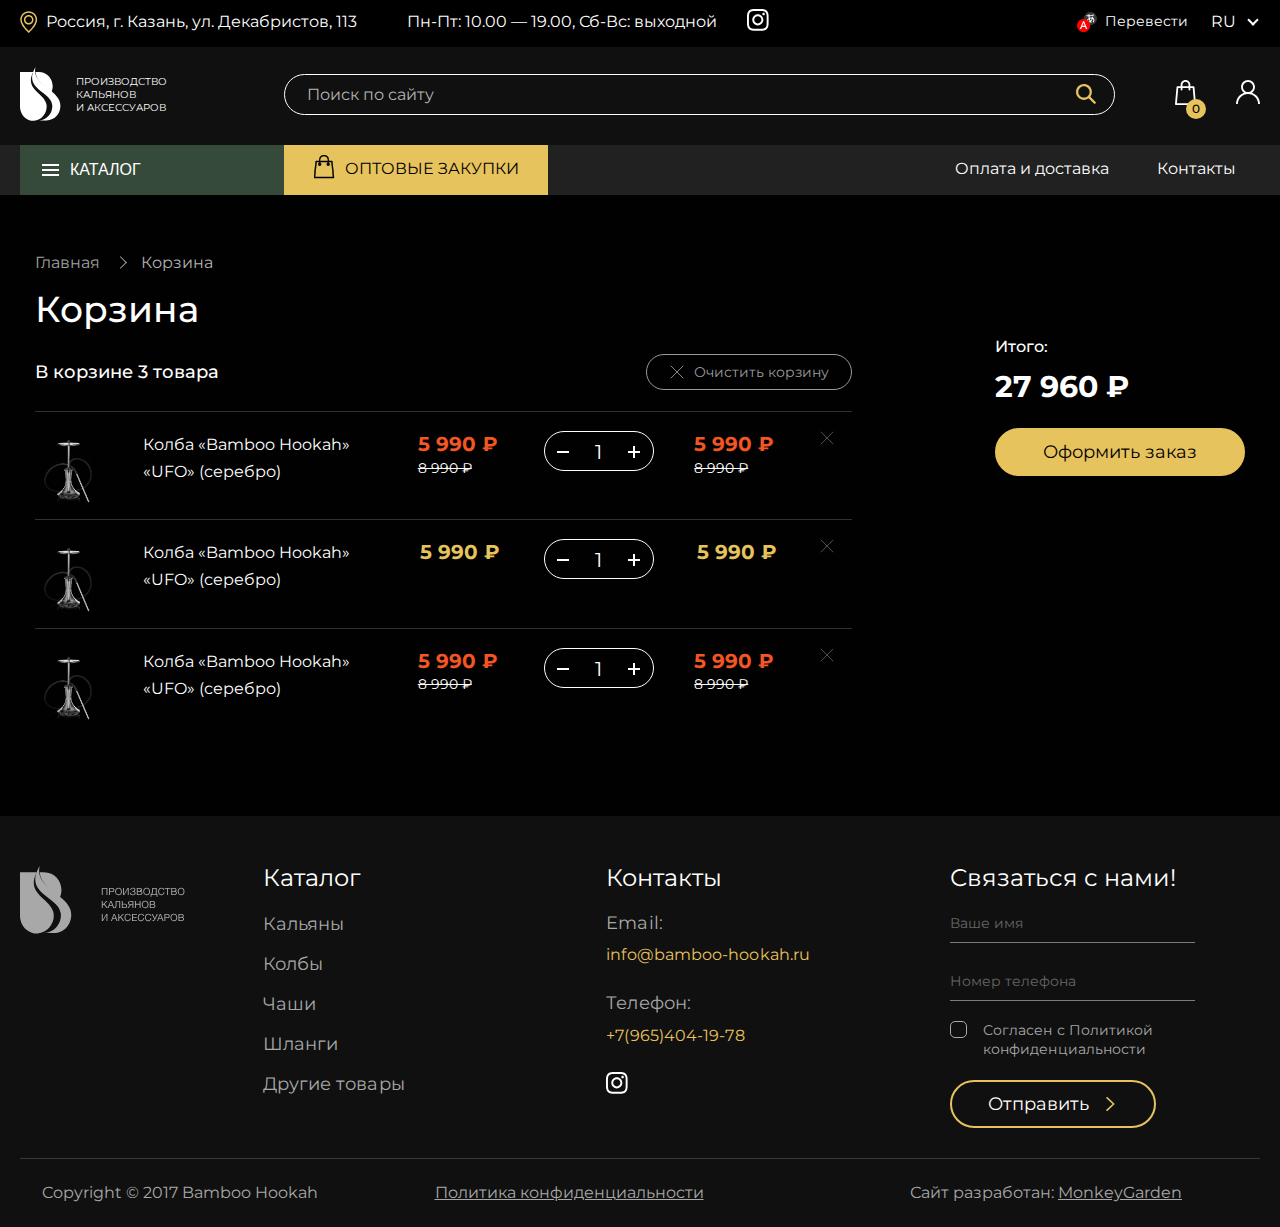
<file: cart.html>
<!DOCTYPE html>
<html lang="ru">

<head>
	<meta charset="UTF-8" />
	<title>Bamboo Hookah</title>
	<meta name="description" content="Bamboo Hookah">
	<meta name="keywords" content="Bamboo Hookah">
	<meta name="author" content="John Doe">
	<meta name="viewport" content="width=device-width, initial-scale=1.0, user-scalable=no" />
	<link rel="stylesheet" href="./styles/default.css" />
	<link rel="stylesheet" href="./styles/select2.min.css" />
	<link rel="stylesheet" href="https://unpkg.com/swiper/swiper-bundle.min.css" />
	<link rel="stylesheet" href="./styles/first-paint.css" />
	<link rel="stylesheet" href="./styles/styles.css" />
</head>

<body class="nome">
	<svg width="0" height="0" class="hidden">
		<symbol xmlns="http://www.w3.org/2000/svg" fill="none" viewBox="0 0 21 24" id="button-cart">
			<g fill="currentColor">
				<path fill-rule="evenodd"
					d="M19.9929 22.4271 18.348 6.41594c-.0275-.25778-.2468-.45828-.4935-.45828h-3.0431v-.97385C14.8114 2.23412 12.673 0 10.0411 0 7.40926 0 5.27086 2.23412 5.27086 4.98381v.97385H2.14552c-.24673 0-.46606.2005-.49347.45828L.0071315 22.4271c-.0274153.1433.0274153.2865.1096615.401.082245.1146.219322.1719.356398.1719H19.5268c.1371 0 .2742-.0573.3564-.1719.0823-.1145.1371-.2577.1097-.401ZM14.5 9c.2812 0 .5.21875.5.5s-.2188.5-.5.5-.5-.21875-.5-.5.2188-.5.5-.5ZM10 1C7.7971 1 6 2.80233 6 5.01163V6h8v-.98837C14 2.80233 12.2029 1 10 1ZM5.5 9c.28125 0 .5.21875.5.5s-.21875.5-.5.5-.5-.21875-.5-.5.21875-.5.5-.5ZM2.53659 7 1 22h18L17.4634 7h-2.7988v.94646c.5488.20077.933.7457.933 1.37668 0 .80306-.6311 1.46276-1.3994 1.46276s-1.3994-.6597-1.3994-1.46276c0-.63098.3841-1.17591.9329-1.37668V7H6.15854v.94646c.54878.20077.93292.7457.93292 1.37668 0 .80306-.63109 1.46276-1.39939 1.46276-.76829 0-1.39939-.6597-1.39939-1.46276 0-.63098.38415-1.17591.93293-1.37668V7H2.53659Z"
					clip-rule="evenodd"></path>
				<path
					d="m18.348 6.41594.2486-.02555-.0001-.00089-.2485.02644Zm1.6449 16.01116-.2487.0256.0011.0108.002.0107.2456-.0471ZM14.8114 5.95766h-.25v.25h.25v-.25Zm-9.54054 0v.25h.25v-.25h-.25Zm-3.61881.45828-.2486-.02644-.00009.00089.24869.02555ZM.0071315 22.4271l.2455415.0471.00204-.0107.00111-.0108-.2486915-.0256Zm.1096615.401-.2030897.1458.2030897-.1458ZM6 6h-.25v.25H6V6Zm8 0v.25h.25V6H14ZM1 22l-.248699-.0255-.028219.2755H1V22ZM2.53659 7v-.25h-.2257l-.023.22452L2.53659 7ZM19 22v.25h.2769l-.0282-.2755L19 22ZM17.4634 7l.2487-.02548-.023-.22452h-.2257V7Zm-2.7988 0v-.25h-.25V7h.25Zm0 .94646h-.25v.17475l.1641.06003.0859-.23478Zm-.9329 0 .0859.23478.1641-.06003v-.17475h-.25Zm0-.94646h.25v-.25h-.25V7ZM6.15854 7v-.25h-.25V7h.25Zm0 .94646h-.25v.17475l.1641.06003.0859-.23478Zm-.93293 0 .08589.23478.16411-.06003v-.17475h-.25Zm0-.94646h.25v-.25h-.25V7Zm12.87369-.55851 1.6449 16.01121.4974-.0511-1.645-16.01121-.4973.0511Zm-.2448-.23383c.1128 0 .2303.09794.2449.23472l.4971-.05288c-.0402-.37879-.3614-.68184-.742-.68184v.5Zm-3.0431 0h3.0431v-.5h-3.0431v.5Zm-.25-1.22385v.97385h.5v-.97385h-.5ZM10.0411.25c2.4836 0 4.5203 2.11176 4.5203 4.73381h.5c0-2.87733-2.2401-5.23381-5.0203-5.23381v.5ZM5.52086 4.98381C5.52086 2.36176 7.55753.25 10.0411.25v-.5c-2.78012 0-5.02024 2.35648-5.02024 5.23381h.5Zm0 .97385v-.97385h-.5v.97385h.5Zm-3.37534.25h3.12534v-.5H2.14552v.5Zm-.24487.23472c.01454-.13678.13203-.23472.24487-.23472v-.5c-.38063 0-.70179.30305-.74207.68184l.4972.05288ZM.255823 22.4527 1.90074 6.44149l-.49738-.0511L-.24156 22.4016l.497383.0511Zm.064059.2297c-.059929-.0835-.076963-.1573-.067209-.2082l-.491083-.0941c-.045077.2355.047551.4482.1521133.5938l.4061787-.2915Zm.153309.0676c-.071861 0-.126295-.03-.153309-.0676l-.4061787.2915c.1374778.1915.3571967.2761.5594877.2761v-.5Zm19.053609 0H.473191v.5H19.5268v-.5Zm.1533-.0676c-.027.0376-.0814.0676-.1533.0676v.5c.2023 0 .422-.0846.5595-.2761l-.4062-.2915Zm.0672-.2082c.0098.0509-.0073.1247-.0672.2082l.4062.2915c.1046-.1456.1972-.3583.1521-.5938l-.4911.0941ZM15.25 9.5c0-.41932-.3307-.75-.75-.75v.5c.1432 0 .25.10682.25.25h.5Zm-.75.75c.4193 0 .75-.33068.75-.75h-.5c0 .14318-.1068.25-.25.25v.5Zm-.75-.75c0 .41932.3307.75.75.75v-.5c-.1432 0-.25-.10682-.25-.25h-.5Zm.75-.75c-.4193 0-.75.33068-.75.75h.5c0-.14318.1068-.25.25-.25v-.5ZM6.25 5.01163C6.25 2.93971 7.93586 1.25 10 1.25v-.5c-2.34165 0-4.25 1.91494-4.25 4.26163h.5ZM6.25 6v-.98837h-.5V6h.5ZM14 5.75H6v.5h8v-.5Zm-.25-.73837V6h.5v-.98837h-.5ZM10 1.25c2.0641 0 3.75 1.68971 3.75 3.76163h.5C14.25 2.66494 12.3417.75 10 .75v.5ZM6.25 9.5c0-.41932-.33068-.75-.75-.75v.5c.14318 0 .25.10682.25.25h.5Zm-.75.75c.41932 0 .75-.33068.75-.75h-.5c0 .14318-.10682.25-.25.25v.5Zm-.75-.75c0 .41932.33068.75.75.75v-.5c-.14318 0-.25-.10682-.25-.25h-.5Zm.75-.75c-.41932 0-.75.33068-.75.75h.5c0-.14318.10682-.25.25-.25v-.5ZM1.2487 22.0255 2.78528 7.02548l-.49739-.05096L.751301 21.9745l.497399.051ZM19 21.75H1v.5h18v-.5ZM17.2147 7.02548l1.5366 15.00002.4974-.051-1.5366-14.99998-.4974.05096ZM14.6646 7.25h2.7988v-.5h-2.7988v.5Zm.25.69646V7h-.5v.94646h.5Zm.933 1.37668c0-.73217-.4463-1.37336-1.0971-1.61146l-.1718.46956c.4468.16344.7689.61211.7689 1.1419h.5Zm-1.6494 1.71276c.9166 0 1.6494-.7822 1.6494-1.71276h-.5c0 .67553-.5295 1.21276-1.1494 1.21276v.5Zm-1.6494-1.71276c0 .93056.7327 1.71276 1.6494 1.71276v-.5c-.6199 0-1.1494-.53723-1.1494-1.21276h-.5Zm1.097-1.61146c-.6508.2381-1.097.87929-1.097 1.61146h.5c0-.52979.3221-.97846.7688-1.1419l-.1718-.46956ZM13.4817 7v.94646h.5V7h-.5Zm-7.32316.25h7.57316v-.5H6.15854v.5Zm.25.69646V7h-.5v.94646h.5Zm.93292 1.37668c0-.73217-.44621-1.37336-1.09703-1.61146l-.17179.46956c.44674.16344.76882.61211.76882 1.1419h.5ZM5.69207 11.0359c.91668 0 1.64939-.7822 1.64939-1.71276h-.5c0 .67553-.52948 1.21276-1.14939 1.21276v.5ZM4.04268 9.32314c0 .93056.73272 1.71276 1.64939 1.71276v-.5c-.61991 0-1.14939-.53723-1.14939-1.21276h-.5Zm1.09704-1.61146c-.65083.2381-1.09704.87929-1.09704 1.61146h.5c0-.52979.32208-.97846.76882-1.1419l-.17178-.46956ZM4.97561 7v.94646h.5V7h-.5Zm-2.43902.25h2.68902v-.5H2.53659v.5Z">
				</path>
			</g>
		</symbol>
		<symbol fill="none" xmlns="http://www.w3.org/2000/svg" viewBox="0 0 9 17" id="arrow">
			<path d="M1 1L9 8.506L1 16" stroke="currentColor" stroke-width="2" stroke-linecap="round"
				stroke-linejoin="round"></path>
		</symbol>
		<symbol fill="none" xmlns="http://www.w3.org/2000/svg" viewBox="0 0 11 7" id="arrow-down">
			<path id="Stroke 1" d="M10.375 1L5.68375 6L1 1" stroke="currentColor" stroke-width="2"
				stroke-linecap="round" stroke-linejoin="round"></path>
		</symbol>
		<symbol fill="none" xmlns="http://www.w3.org/2000/svg" viewBox="0 0 16 16" id="remove">
			<path d="m1.292 1.292 13.467 13.467M14.708 1.292 1.241 14.759" stroke="currentColor"
				stroke-linecap="square"></path>
		</symbol>
	</svg>
	<header class="header">
		<div class="header-top desktop">
			<div class="container header-top-wrapper">
				<div class="header-info">
					<img class="marker" src="./assets/marker.svg" alt="Адрес">
					<p>Россия, г. Казань, ул. Декабристов, 113</p>
				</div>
				<div class="header-info">
					<p>Пн-Пт: 10.00 — 19.00, Сб-Вс: выходной</p>
				</div>
				<div class="header-info">
					<a href="">
						<svg xmlns="http://www.w3.org/2000/svg" width="22" height="22" fill="none">
							<path fill="#fff"
								d="M10.8135 1.95351c2.8885 0 3.2223.01457 4.369.05831 1.0596.04373 1.6256.21868 2.003.37904.508.2041.8709.43735 1.2483.81639.3774.37904.6096.7435.8128 1.25374.1452.37904.3194.96218.3774 2.01182.0581 1.1517.0581 1.487.0581 4.38809 0 2.9011-.0145 3.2364-.0581 4.3881-.0435 1.0642-.2177 1.6328-.3774 2.0118-.2032.5103-.4354.8747-.8128 1.2538-.3774.379-.7403.6123-1.2483.8164-.3774.1458-.9579.3207-2.003.379-1.1467.0583-1.4805.0583-4.369.0583-2.88841 0-3.22226-.0146-4.36893-.0583-1.05958-.0437-1.62566-.2187-2.00304-.379-.50802-.2041-.87089-.4374-1.24827-.8164-.37739-.3791-.60963-.7435-.81284-1.2538-.14514-.379-.31932-.9621-.37738-2.0118-.05806-1.1517-.05806-1.487-.05806-4.3881 0-2.90109.01452-3.23639.05806-4.38809.04355-1.06422.21772-1.63278.37738-2.01182.20321-.51024.43545-.8747.81284-1.25374.37738-.37904.74025-.61229 1.24827-.81639.37738-.14579.95797-.32073 2.00304-.37904 1.14667-.04374 1.48052-.05831 4.36893-.05831Zm0-1.95351C7.88154 0 7.50416.0145781 6.35748.0583133 5.21081.116627 4.42701.291568 3.7303.568558 3.01907.845547 2.40946 1.21001 1.81435 1.8223 1.21924 2.42002.841854 3.03231.566072 3.74665c-.261266.68519-.449959 1.487-.5080181 2.63869C-.0000053 7.53704 0 7.91607 0 10.8609c0 2.9449.0145095 3.3239.0580539 4.4756.0580591 1.1517.2322371 1.9389.5080181 2.6387.275782.7143.638658 1.3266 1.248278 1.9243.59511.5977 1.20472.9768 1.91595 1.2538.6822.2624 1.48051.4519 2.62718.5102 1.14668.0583 1.52406.0583 4.45602.0583 2.932 0 3.3094-.0146 4.4561-.0583 1.1466-.0583 1.9304-.2332 2.6272-.5102.7112-.277 1.3208-.6415 1.9159-1.2538.5951-.5977.9725-1.21 1.2483-1.9243.2613-.6852.4499-1.487.508-2.6387.0581-1.1517.0581-1.5307.0581-4.4756 0-2.94483-.0146-3.32386-.0581-4.47556-.0581-1.15169-.2322-1.93893-.508-2.63869-.2758-.71434-.6387-1.32663-1.2483-1.92435-.5951-.59771-1.2047-.976753-1.9159-1.253742-.6822-.262412-1.4806-.451931-2.6272-.5102447C14.1229.0145781 13.76 0 10.8135 0Z" />
							<path fill="#fff"
								d="M10.8137 5.27734c-3.06262 0-5.54466 2.49291-5.54466 5.56896 0 3.076 2.48204 5.5689 5.54466 5.5689 3.0626 0 5.5447-2.4929 5.5447-5.5689 0-3.07605-2.4676-5.56896-5.5447-5.56896Zm0 9.19896c-1.98853 0-3.59968-1.6182-3.59968-3.6154 0-1.99727 1.61115-3.61547 3.59968-3.61547 1.9885 0 3.5997 1.6182 3.5997 3.61547 0 1.9972-1.6112 3.6154-3.5997 3.6154ZM16.5906 6.35619c.7135 0 1.2919-.5809 1.2919-1.29748s-.5784-1.29748-1.2919-1.29748c-.7134 0-1.2918.5809-1.2918 1.29748s.5784 1.29748 1.2918 1.29748Z" />
						</svg>
					</a>
				</div>
				<div class="header-language">
					<div class="header-language-info">
						<img src="./assets/language.svg" alt="Перевести">
						<p>Перевести</p>
					</div>
					<select class="lang" name="lang-mobile">
						<option value="">Ru</option>
						<option value="">En</option>
					</select>
				</div>
			</div>
		</div>
		<div class="header-main">
			<div class="container header-main-wrapper">
				<a href="" class="logo">
					<img src="./assets/logo.svg" alt="ПРОИЗВОДСТВО КАЛЬЯНОВ И АКСЕССУАРОВ">
					<span>ПРОИЗВОДСТВО <br /> КАЛЬЯНОВ <br /> И АКСЕССУАРОВ</span>
				</a>
				<form action="" class="search-form">
					<!-- class="active" for input open search wrapper -->
					<input type="text" placeholder="Поиск по сайту">
					<div class="search-wrapper">
						<ul class="search-list">
							<li class="search-listitem">
								<a href="">
									<figure class="cart_item-image">
										<img src="./assets/hookah-1.png">
									</figure>
									<p class="cart_item-name">Колба «Bamboo Hookah»<br>«UFO» (серебро)</p>
									<span class="prices">
										<h5 class="product-price-new">5 990 ₽</h5>
										<strike class="product-price-old">8 990 ₽</strike>
									</span>
								</a>
							</li>
							<li class="search-listitem">
								<a href="">
									<figure class="cart_item-image">
										<img src="./assets/hookah-1.png">
									</figure>
									<p class="cart_item-name">Колба «Bamboo Hookah»<br>«UFO» (серебро)</p>
									<span class="prices">
										<h5 class="product-price-current">5 990 ₽</h5>
									</span>
								</a>
							</li>
							<li class="search-listitem">
								<a href="">
									<figure class="cart_item-image">
										<img src="./assets/hookah-1.png">
									</figure>
									<p class="cart_item-name">Колба «Bamboo Hookah»<br>«UFO» (серебро)</p>
									<span class="prices">
										<h5 class="product-price-new">5 990 ₽</h5>
										<strike class="product-price-old">8 990 ₽</strike>
									</span>
								</a>
							</li>
						</ul>
					</div>

					<button class="search-form-button">
						<svg xmlns="http://www.w3.org/2000/svg" width="24" height="24" fill="none">
							<mask id="a" width="20" height="20" x="2" y="2" maskUnits="userSpaceOnUse"
								style="mask-type:alpha">
								<path fill="#fff" fill-rule="evenodd"
									d="m21.8336 20.2158-5.1748-5.2131c-.1943-.1954-.2137-.4965-.0634-.7274 2.1217-3.2543 1.6268-7.72963-1.5034-10.40274-3.012-2.5714-7.59655-2.4834-10.51481.19542-3.3497 3.07483-3.43427 8.30852-.25257 11.49242 2.71312 2.7154 6.91248 3.0451 9.99648 1.0052.2314-.1532.5349-.1332.7303.0634l5.1634 5.2022c.2234.2246.5857.2252.8097.0012l.808-.8086c.2229-.2229.2234-.584.0011-.808ZM5.94061 13.9427c-2.20799-2.2097-2.20799-5.80505 0-8.01474 2.20798-2.20969 5.80049-2.21026 8.00849 0 2.208 2.20969 2.208 5.80504 0 8.01474-2.208 2.2097-5.80051 2.2097-8.00849 0Z"
									clip-rule="evenodd" />
							</mask>
							<g mask="url(#a)">
								<path fill="#E7C35D" d="M0 0h24v24H0z" />
							</g>
						</svg>
					</button>
				</form>
				<ul class="user-controls">
					<li class="cart">
						<a href="">
							<img src="./assets/cart.svg" alt="">
							<span class="items">0</span>
						</a>
						<div class="cart_items-wrapper">
							<ul class="cart_list">
								<li class="cart_list-item">
									<a href="">
										<figure class="cart_item-image">
											<img src="./assets/hookah-1.png">
										</figure>
										<p class="cart_item-name">Колба «Bamboo Hookah»<br>«UFO» (серебро)</p>
										<span class="prices">
											<h5 class="product-price-new">5 990 ₽</h5>
											<strike class="product-price-old">8 990 ₽</strike>
										</span>
									</a>
									<button class="remove_list-item" title="Удалить из корзины">
										<svg class="icon">
											<use xlink:href="#remove"></use>
										</svg>
									</button>
								</li>
								<li class="cart_list-item">
									<a href="">
										<figure class="cart_item-image">
											<img src="./assets/hookah-1.png">
										</figure>
										<p class="cart_item-name">Колба «Bamboo Hookah»<br>«UFO» (серебро)</p>
										<span class="prices">
											<h5 class="product-price-current">5 990 ₽</h5>
										</span>
									</a>
									<button class="remove_list-item" title="Удалить из корзины">
										<svg class="icon">
											<use xlink:href="#remove"></use>
										</svg>
									</button>
								</li>
								<li class="cart_list-item">
									<a href="">
										<figure class="cart_item-image">
											<img src="./assets/hookah-1.png">
										</figure>
										<p class="cart_item-name">Колба «Bamboo Hookah»<br>«UFO» (серебро)</p>
										<span class="prices">
											<h5 class="product-price-new">5 990 ₽</h5>
											<strike class="product-price-old">8 990 ₽</strike>
										</span>
									</a>
									<button class="remove_list-item" title="Удалить из корзины">
										<svg class="icon">
											<use xlink:href="#remove"></use>
										</svg>
									</button>
								</li>
								<li class="cart_list-item">
									<a href="">
										<figure class="cart_item-image">
											<img src="./assets/hookah-1.png">
										</figure>
										<p class="cart_item-name">Колба «Bamboo Hookah»<br>«UFO» (серебро)</p>
										<span class="prices">
											<h5 class="product-price-current">5 990 ₽</h5>
										</span>
									</a>
									<button class="remove_list-item" title="Удалить из корзины">
										<svg class="icon">
											<use xlink:href="#remove"></use>
										</svg>
									</button>
								</li>
					</li>
				</ul>
				<div class="cart-footer">
					<div class="result">
						<p>Итого:</p>
						<h3>27 960 ₽</h3>
					</div>
					<a class="button go_to_cart" href="">Перейти в корзину</a>
				</div>
			</div>
			</li>
			<li>
				<a href="">
					<img src="./assets/user.svg" alt="">
				</a>
			</li>
		</div>
		</div>
		</div>
		<div class="header-navigation">
			<div class="container header-navigation-wrapper">
				<button id="menu" class="mobile-menu-button">
					<span class="burger"></span>
					МЕНЮ
				</button>
				<div class="header-catalog">
					<button id="catalog" class="catalog-button">
						<span class="burger"></span>
						КАТАЛОГ
					</button>
					<ul class="submenu">
						<li class="sticky">
							<button id="close-catalog" class="close-catalog-button">
								<span class="close"></span>
								ЗАКРЫТЬ КАТАЛОГ
							</button>
						</li>
						<li><a href="">Кальяны</a></li>
						<li><a href="">Колбы</a></li>
						<li><a href="">Мундштуки</a></li>
						<li><a href="">Аксессуары</a></li>
						<li><a href="">Чаши</a></li>
						<li><a href="">Сетки защитные</a></li>
						<li><a href="">Уголь</a></li>
						<li><a href="">Шланги</a></li>
						<li><a href="">Брендирование</a></li>
					</ul>
				</div>
				<nav class="header-menu">
					<button id="close-menu" class="close-mobile-menu-button sticky">
						<span class="close"></span>
						ЗАКРЫТЬ МЕНЮ
					</button>
					<ul>
						<li class="header-yellow">
							<a href="">
								<svg xmlns="http://www.w3.org/2000/svg" width="21" height="24" fill="none">
									<g fill="currentColor">
										<path fill-rule="evenodd"
											d="M19.9929 22.4271 18.348 6.41594c-.0275-.25778-.2468-.45828-.4935-.45828h-3.0431v-.97385C14.8114 2.23412 12.673 0 10.0411 0 7.40926 0 5.27086 2.23412 5.27086 4.98381v.97385H2.14552c-.24673 0-.46606.2005-.49347.45828L.0071315 22.4271c-.0274153.1433.0274153.2865.1096615.401.082245.1146.219322.1719.356398.1719H19.5268c.1371 0 .2742-.0573.3564-.1719.0823-.1145.1371-.2577.1097-.401ZM14.5 9c.2812 0 .5.21875.5.5s-.2188.5-.5.5-.5-.21875-.5-.5.2188-.5.5-.5ZM10 1C7.7971 1 6 2.80233 6 5.01163V6h8v-.98837C14 2.80233 12.2029 1 10 1ZM5.5 9c.28125 0 .5.21875.5.5s-.21875.5-.5.5-.5-.21875-.5-.5.21875-.5.5-.5ZM2.53659 7 1 22h18L17.4634 7h-2.7988v.94646c.5488.20077.933.7457.933 1.37668 0 .80306-.6311 1.46276-1.3994 1.46276s-1.3994-.6597-1.3994-1.46276c0-.63098.3841-1.17591.9329-1.37668V7H6.15854v.94646c.54878.20077.93292.7457.93292 1.37668 0 .80306-.63109 1.46276-1.39939 1.46276-.76829 0-1.39939-.6597-1.39939-1.46276 0-.63098.38415-1.17591.93293-1.37668V7H2.53659Z"
											clip-rule="evenodd" />
										<path
											d="m18.348 6.41594.2486-.02555-.0001-.00089-.2485.02644Zm1.6449 16.01116-.2487.0256.0011.0108.002.0107.2456-.0471ZM14.8114 5.95766h-.25v.25h.25v-.25Zm-9.54054 0v.25h.25v-.25h-.25Zm-3.61881.45828-.2486-.02644-.00009.00089.24869.02555ZM.0071315 22.4271l.2455415.0471.00204-.0107.00111-.0108-.2486915-.0256Zm.1096615.401-.2030897.1458.2030897-.1458ZM6 6h-.25v.25H6V6Zm8 0v.25h.25V6H14ZM1 22l-.248699-.0255-.028219.2755H1V22ZM2.53659 7v-.25h-.2257l-.023.22452L2.53659 7ZM19 22v.25h.2769l-.0282-.2755L19 22ZM17.4634 7l.2487-.02548-.023-.22452h-.2257V7Zm-2.7988 0v-.25h-.25V7h.25Zm0 .94646h-.25v.17475l.1641.06003.0859-.23478Zm-.9329 0 .0859.23478.1641-.06003v-.17475h-.25Zm0-.94646h.25v-.25h-.25V7ZM6.15854 7v-.25h-.25V7h.25Zm0 .94646h-.25v.17475l.1641.06003.0859-.23478Zm-.93293 0 .08589.23478.16411-.06003v-.17475h-.25Zm0-.94646h.25v-.25h-.25V7Zm12.87369-.55851 1.6449 16.01121.4974-.0511-1.645-16.01121-.4973.0511Zm-.2448-.23383c.1128 0 .2303.09794.2449.23472l.4971-.05288c-.0402-.37879-.3614-.68184-.742-.68184v.5Zm-3.0431 0h3.0431v-.5h-3.0431v.5Zm-.25-1.22385v.97385h.5v-.97385h-.5ZM10.0411.25c2.4836 0 4.5203 2.11176 4.5203 4.73381h.5c0-2.87733-2.2401-5.23381-5.0203-5.23381v.5ZM5.52086 4.98381C5.52086 2.36176 7.55753.25 10.0411.25v-.5c-2.78012 0-5.02024 2.35648-5.02024 5.23381h.5Zm0 .97385v-.97385h-.5v.97385h.5Zm-3.37534.25h3.12534v-.5H2.14552v.5Zm-.24487.23472c.01454-.13678.13203-.23472.24487-.23472v-.5c-.38063 0-.70179.30305-.74207.68184l.4972.05288ZM.255823 22.4527 1.90074 6.44149l-.49738-.0511L-.24156 22.4016l.497383.0511Zm.064059.2297c-.059929-.0835-.076963-.1573-.067209-.2082l-.491083-.0941c-.045077.2355.047551.4482.1521133.5938l.4061787-.2915Zm.153309.0676c-.071861 0-.126295-.03-.153309-.0676l-.4061787.2915c.1374778.1915.3571967.2761.5594877.2761v-.5Zm19.053609 0H.473191v.5H19.5268v-.5Zm.1533-.0676c-.027.0376-.0814.0676-.1533.0676v.5c.2023 0 .422-.0846.5595-.2761l-.4062-.2915Zm.0672-.2082c.0098.0509-.0073.1247-.0672.2082l.4062.2915c.1046-.1456.1972-.3583.1521-.5938l-.4911.0941ZM15.25 9.5c0-.41932-.3307-.75-.75-.75v.5c.1432 0 .25.10682.25.25h.5Zm-.75.75c.4193 0 .75-.33068.75-.75h-.5c0 .14318-.1068.25-.25.25v.5Zm-.75-.75c0 .41932.3307.75.75.75v-.5c-.1432 0-.25-.10682-.25-.25h-.5Zm.75-.75c-.4193 0-.75.33068-.75.75h.5c0-.14318.1068-.25.25-.25v-.5ZM6.25 5.01163C6.25 2.93971 7.93586 1.25 10 1.25v-.5c-2.34165 0-4.25 1.91494-4.25 4.26163h.5ZM6.25 6v-.98837h-.5V6h.5ZM14 5.75H6v.5h8v-.5Zm-.25-.73837V6h.5v-.98837h-.5ZM10 1.25c2.0641 0 3.75 1.68971 3.75 3.76163h.5C14.25 2.66494 12.3417.75 10 .75v.5ZM6.25 9.5c0-.41932-.33068-.75-.75-.75v.5c.14318 0 .25.10682.25.25h.5Zm-.75.75c.41932 0 .75-.33068.75-.75h-.5c0 .14318-.10682.25-.25.25v.5Zm-.75-.75c0 .41932.33068.75.75.75v-.5c-.14318 0-.25-.10682-.25-.25h-.5Zm.75-.75c-.41932 0-.75.33068-.75.75h.5c0-.14318.10682-.25.25-.25v-.5ZM1.2487 22.0255 2.78528 7.02548l-.49739-.05096L.751301 21.9745l.497399.051ZM19 21.75H1v.5h18v-.5ZM17.2147 7.02548l1.5366 15.00002.4974-.051-1.5366-14.99998-.4974.05096ZM14.6646 7.25h2.7988v-.5h-2.7988v.5Zm.25.69646V7h-.5v.94646h.5Zm.933 1.37668c0-.73217-.4463-1.37336-1.0971-1.61146l-.1718.46956c.4468.16344.7689.61211.7689 1.1419h.5Zm-1.6494 1.71276c.9166 0 1.6494-.7822 1.6494-1.71276h-.5c0 .67553-.5295 1.21276-1.1494 1.21276v.5Zm-1.6494-1.71276c0 .93056.7327 1.71276 1.6494 1.71276v-.5c-.6199 0-1.1494-.53723-1.1494-1.21276h-.5Zm1.097-1.61146c-.6508.2381-1.097.87929-1.097 1.61146h.5c0-.52979.3221-.97846.7688-1.1419l-.1718-.46956ZM13.4817 7v.94646h.5V7h-.5Zm-7.32316.25h7.57316v-.5H6.15854v.5Zm.25.69646V7h-.5v.94646h.5Zm.93292 1.37668c0-.73217-.44621-1.37336-1.09703-1.61146l-.17179.46956c.44674.16344.76882.61211.76882 1.1419h.5ZM5.69207 11.0359c.91668 0 1.64939-.7822 1.64939-1.71276h-.5c0 .67553-.52948 1.21276-1.14939 1.21276v.5ZM4.04268 9.32314c0 .93056.73272 1.71276 1.64939 1.71276v-.5c-.61991 0-1.14939-.53723-1.14939-1.21276h-.5Zm1.09704-1.61146c-.65083.2381-1.09704.87929-1.09704 1.61146h.5c0-.52979.32208-.97846.76882-1.1419l-.17178-.46956ZM4.97561 7v.94646h.5V7h-.5Zm-2.43902.25h2.68902v-.5H2.53659v.5Z" />
									</g>
								</svg>
								ОПТОВЫЕ ЗАКУПКИ
							</a>
						</li>
						<li>
							<a href="">Оплата и доставка</a>
						</li>
						<li>
							<a href="">Контакты</a>
						</li>
						<li class="header-top mobile">
							<div class="header-top-wrapper">
								<div class="header-info">
									<p>Россия, г. Казань, ул. Декабристов, 113</p>
								</div>
								<div class="header-info">
									<p>Пн-Пт: 10.00 — 19.00, Сб-Вс: выходной</p>
								</div>
								<div class="header-info">
									<div class="header-language">
										<div class="header-language-info">
											<img src="./assets/language.svg" alt="Перевести">
											<p>Перевести</p>
										</div>
										<select class="lang" name="lang-mobile">
											<option value="">Ru</option>
											<option value="">En</option>
										</select>
									</div>
									<a class="instagram" href="">
										<svg xmlns="http://www.w3.org/2000/svg" width="22" height="22" fill="none">
											<path fill="#fff"
												d="M10.8135 1.95351c2.8885 0 3.2223.01457 4.369.05831 1.0596.04373 1.6256.21868 2.003.37904.508.2041.8709.43735 1.2483.81639.3774.37904.6096.7435.8128 1.25374.1452.37904.3194.96218.3774 2.01182.0581 1.1517.0581 1.487.0581 4.38809 0 2.9011-.0145 3.2364-.0581 4.3881-.0435 1.0642-.2177 1.6328-.3774 2.0118-.2032.5103-.4354.8747-.8128 1.2538-.3774.379-.7403.6123-1.2483.8164-.3774.1458-.9579.3207-2.003.379-1.1467.0583-1.4805.0583-4.369.0583-2.88841 0-3.22226-.0146-4.36893-.0583-1.05958-.0437-1.62566-.2187-2.00304-.379-.50802-.2041-.87089-.4374-1.24827-.8164-.37739-.3791-.60963-.7435-.81284-1.2538-.14514-.379-.31932-.9621-.37738-2.0118-.05806-1.1517-.05806-1.487-.05806-4.3881 0-2.90109.01452-3.23639.05806-4.38809.04355-1.06422.21772-1.63278.37738-2.01182.20321-.51024.43545-.8747.81284-1.25374.37738-.37904.74025-.61229 1.24827-.81639.37738-.14579.95797-.32073 2.00304-.37904 1.14667-.04374 1.48052-.05831 4.36893-.05831Zm0-1.95351C7.88154 0 7.50416.0145781 6.35748.0583133 5.21081.116627 4.42701.291568 3.7303.568558 3.01907.845547 2.40946 1.21001 1.81435 1.8223 1.21924 2.42002.841854 3.03231.566072 3.74665c-.261266.68519-.449959 1.487-.5080181 2.63869C-.0000053 7.53704 0 7.91607 0 10.8609c0 2.9449.0145095 3.3239.0580539 4.4756.0580591 1.1517.2322371 1.9389.5080181 2.6387.275782.7143.638658 1.3266 1.248278 1.9243.59511.5977 1.20472.9768 1.91595 1.2538.6822.2624 1.48051.4519 2.62718.5102 1.14668.0583 1.52406.0583 4.45602.0583 2.932 0 3.3094-.0146 4.4561-.0583 1.1466-.0583 1.9304-.2332 2.6272-.5102.7112-.277 1.3208-.6415 1.9159-1.2538.5951-.5977.9725-1.21 1.2483-1.9243.2613-.6852.4499-1.487.508-2.6387.0581-1.1517.0581-1.5307.0581-4.4756 0-2.94483-.0146-3.32386-.0581-4.47556-.0581-1.15169-.2322-1.93893-.508-2.63869-.2758-.71434-.6387-1.32663-1.2483-1.92435-.5951-.59771-1.2047-.976753-1.9159-1.253742-.6822-.262412-1.4806-.451931-2.6272-.5102447C14.1229.0145781 13.76 0 10.8135 0Z" />
											<path fill="#fff"
												d="M10.8137 5.27734c-3.06262 0-5.54466 2.49291-5.54466 5.56896 0 3.076 2.48204 5.5689 5.54466 5.5689 3.0626 0 5.5447-2.4929 5.5447-5.5689 0-3.07605-2.4676-5.56896-5.5447-5.56896Zm0 9.19896c-1.98853 0-3.59968-1.6182-3.59968-3.6154 0-1.99727 1.61115-3.61547 3.59968-3.61547 1.9885 0 3.5997 1.6182 3.5997 3.61547 0 1.9972-1.6112 3.6154-3.5997 3.6154ZM16.5906 6.35619c.7135 0 1.2919-.5809 1.2919-1.29748s-.5784-1.29748-1.2919-1.29748c-.7134 0-1.2918.5809-1.2918 1.29748s.5784 1.29748 1.2918 1.29748Z" />
										</svg>
									</a>
								</div>

							</div>
			</div>
			</ul>
		</div>
		</div>
		</div>
	</header>

	<main class="home-main">
		<div class="cart-wrapper">
			<div class="container cart">
				<div class="breadcrumbs">
					<ul class="breadcrumbs-list">
						<li class="breadcrumbs-item">
							<a href="">Главная</a>
						</li>
						<li class="breadcrumbs-item">
							<p>Корзина</p>
						</li>
					</ul>
					<h1 class="page-name">Корзина</h1>
				</div>
			</div>
		</div>

		<div class="cart-block">
			<div class="container cart-block-wrapper">
				<div class="cart-info">
					<div class="cart-header">
						<p class="cart-header-items">В корзине <span>3</span> товара</p>
						<button class="button secondary">
							<svg class="icon">
								<use xlink:href="#remove"></use>
							</svg>
							Очистить корзину
						</button>
					</div>
					<div class="cart-main">
						<div class="cart-item">
							<figure class="cart_item-image">
								<img src="./assets/hookah-1.png">
							</figure>
							<div class="cart-item-info">
								<p class="cart-item-name">Колба «Bamboo Hookah» «UFO» (серебро)</p>
								<span class="prices one-item">
									<h5 class="product-price-new">5 990 ₽</h5>
									<strike class="product-price-old">8 990 ₽</strike>
								</span>
								<div class="count-cart">
									<button class="minus-cart"></button>
									<input class="count" type="text" value="1">
									<button class="plus-cart"></button>
								</div>
								<span class="prices">
									<h5 class="product-price-new">5 990 ₽</h5>
									<strike class="product-price-old">8 990 ₽</strike>
								</span>
								<button class="remove-list-item" title="Удалить из корзины">
									<svg class="icon">
										<use xlink:href="#remove"></use>
									</svg>
								</button>
							</div>
						</div>
						<div class="cart-item">
							<figure class="cart_item-image">
								<img src="./assets/hookah-1.png">
							</figure>
							<div class="cart-item-info">
								<p class="cart-item-name">Колба «Bamboo Hookah» «UFO» (серебро)</p>
								<span class="prices one-item">
									<h5 class="product-price-current">5 990 ₽</h5>
								</span>
								<div class="count-cart">
									<button class="minus-cart"></button>
									<input class="count" type="text" value="1">
									<button class="plus-cart"></button>
								</div>
								<span class="prices">
									<h5 class="product-price-current">5 990 ₽</h5>
								</span>
								<button class="remove-list-item" title="Удалить из корзины">
									<svg class="icon">
										<use xlink:href="#remove"></use>
									</svg>
								</button>
							</div>
						</div>
						<div class="cart-item">
							<figure class="cart_item-image">
								<img src="./assets/hookah-1.png">
							</figure>
							<div class="cart-item-info">
								<p class="cart-item-name">Колба «Bamboo Hookah» «UFO» (серебро)</p>
								<span class="prices one-item">
									<h5 class="product-price-new">5 990 ₽</h5>
									<strike class="product-price-old">8 990 ₽</strike>
								</span>
								<div class="count-cart">
									<button class="minus-cart"></button>
									<input class="count" type="text" value="1">
									<button class="plus-cart"></button>
								</div>
								<span class="prices">
									<h5 class="product-price-new">5 990 ₽</h5>
									<strike class="product-price-old">8 990 ₽</strike>
								</span>
								<button class="remove-list-item" title="Удалить из корзины">
									<svg class="icon">
										<use xlink:href="#remove"></use>
									</svg>
								</button>
							</div>
						</div>
					</div>
				</div>
				<div class="cart-checkout">
					<div class="result">
						<p>Итого:</p>
						<h3>27 960 ₽</h3>
					</div>
					<a class="button go_to_cart" href="">Оформить заказ</a>
				</div>
			</div>
		</div>

	</main>

	<footer class="footer">
		<div class="container">
			<div class="footer-top">
				<a href="" class="footer-logo">
					<img src="./assets/footer-logo.svg" alt="">
				</a>
				<div class="footer-catalog">
					<h3 class="footer-title">Каталог</h3>
					<ul class="footer-menu">
						<li><a href="">Кальяны</a></li>
						<li><a href="">Колбы</a></li>
						<li><a href="">Чаши</a></li>
						<li><a href="">Шланги</a></li>
						<li><a href="">Другие товары</a></li>
					</ul>
				</div>
				<div class="footer-contacts">
					<h3 class="footer-title">Контакты</h3>
					<div class="contact-block">
						<p>Email:</p>
						<a href="mailto:info@bamboo-hookah.ru">info@bamboo-hookah.ru</a>
					</div>
					<div class="contact-block">
						<p>Телефон:</p>
						<a href="tel:+79654041978">+7(965)404-19-78</a>
					</div>
					<div class="contact-block">
						<a href="">
							<svg xmlns="http://www.w3.org/2000/svg" width="22" height="22" fill="none">
								<path fill="#fff"
									d="M10.8135 1.95351c2.8885 0 3.2223.01457 4.369.05831 1.0596.04373 1.6256.21868 2.003.37904.508.2041.8709.43735 1.2483.81639.3774.37904.6096.7435.8128 1.25374.1452.37904.3194.96218.3774 2.01182.0581 1.1517.0581 1.487.0581 4.38809 0 2.9011-.0145 3.2364-.0581 4.3881-.0435 1.0642-.2177 1.6328-.3774 2.0118-.2032.5103-.4354.8747-.8128 1.2538-.3774.379-.7403.6123-1.2483.8164-.3774.1458-.9579.3207-2.003.379-1.1467.0583-1.4805.0583-4.369.0583-2.88841 0-3.22226-.0146-4.36893-.0583-1.05958-.0437-1.62566-.2187-2.00304-.379-.50802-.2041-.87089-.4374-1.24827-.8164-.37739-.3791-.60963-.7435-.81284-1.2538-.14514-.379-.31932-.9621-.37738-2.0118-.05806-1.1517-.05806-1.487-.05806-4.3881 0-2.90109.01452-3.23639.05806-4.38809.04355-1.06422.21772-1.63278.37738-2.01182.20321-.51024.43545-.8747.81284-1.25374.37738-.37904.74025-.61229 1.24827-.81639.37738-.14579.95797-.32073 2.00304-.37904 1.14667-.04374 1.48052-.05831 4.36893-.05831Zm0-1.95351C7.88154 0 7.50416.0145781 6.35748.0583133 5.21081.116627 4.42701.291568 3.7303.568558 3.01907.845547 2.40946 1.21001 1.81435 1.8223 1.21924 2.42002.841854 3.03231.566072 3.74665c-.261266.68519-.449959 1.487-.5080181 2.63869C-.0000053 7.53704 0 7.91607 0 10.8609c0 2.9449.0145095 3.3239.0580539 4.4756.0580591 1.1517.2322371 1.9389.5080181 2.6387.275782.7143.638658 1.3266 1.248278 1.9243.59511.5977 1.20472.9768 1.91595 1.2538.6822.2624 1.48051.4519 2.62718.5102 1.14668.0583 1.52406.0583 4.45602.0583 2.932 0 3.3094-.0146 4.4561-.0583 1.1466-.0583 1.9304-.2332 2.6272-.5102.7112-.277 1.3208-.6415 1.9159-1.2538.5951-.5977.9725-1.21 1.2483-1.9243.2613-.6852.4499-1.487.508-2.6387.0581-1.1517.0581-1.5307.0581-4.4756 0-2.94483-.0146-3.32386-.0581-4.47556-.0581-1.15169-.2322-1.93893-.508-2.63869-.2758-.71434-.6387-1.32663-1.2483-1.92435-.5951-.59771-1.2047-.976753-1.9159-1.253742-.6822-.262412-1.4806-.451931-2.6272-.5102447C14.1229.0145781 13.76 0 10.8135 0Z" />
								<path fill="#fff"
									d="M10.8137 5.27734c-3.06262 0-5.54466 2.49291-5.54466 5.56896 0 3.076 2.48204 5.5689 5.54466 5.5689 3.0626 0 5.5447-2.4929 5.5447-5.5689 0-3.07605-2.4676-5.56896-5.5447-5.56896Zm0 9.19896c-1.98853 0-3.59968-1.6182-3.59968-3.6154 0-1.99727 1.61115-3.61547 3.59968-3.61547 1.9885 0 3.5997 1.6182 3.5997 3.61547 0 1.9972-1.6112 3.6154-3.5997 3.6154ZM16.5906 6.35619c.7135 0 1.2919-.5809 1.2919-1.29748s-.5784-1.29748-1.2919-1.29748c-.7134 0-1.2918.5809-1.2918 1.29748s.5784 1.29748 1.2918 1.29748Z" />
							</svg>
						</a>
					</div>
				</div>
				<div class="footer-form">
					<h3 class="footer-title">Связаться с нами!</h3>
					<form action="">
						<div>
							<input type="text" name="name" placeholder="Ваше имя">
						</div>
						<div>
							<input type="phone" name="phone" placeholder="Номер телефона" required>
						</div>
						<div class="label-block">
							<input type="checkbox" id="privacy" name="privacy" required>
							<label for="privacy">
								<p>Согласен с Политикой конфиденциальности</p>
							</label>
						</div>
						<div>
							<button class="button" type="submit">
								Отправить
								<svg width="8" height="15" class="icon">
									<use xlink:href="#arrow"></use>
								</svg>
							</button>
						</div>
					</form>
				</div>
			</div>
			<div class="copyright">
				<p class="copyright-text">Copyright © 2017 Bamboo Hookah</p>
				<a href="" class="copyright-link">Политика конфиденциальности</a>
				<p class="copyright-text develop">Сайт разработан: <a href="">MonkeyGarden</a></p>
			</div>
		</div>
	</footer>

	<script src="./scripts/ts-select2.min.js"></script>
	<script src="https://unpkg.com/swiper/swiper-bundle.min.js"></script>
	<script src="./scripts/index.js"></script>

</body>

</html>
</file>
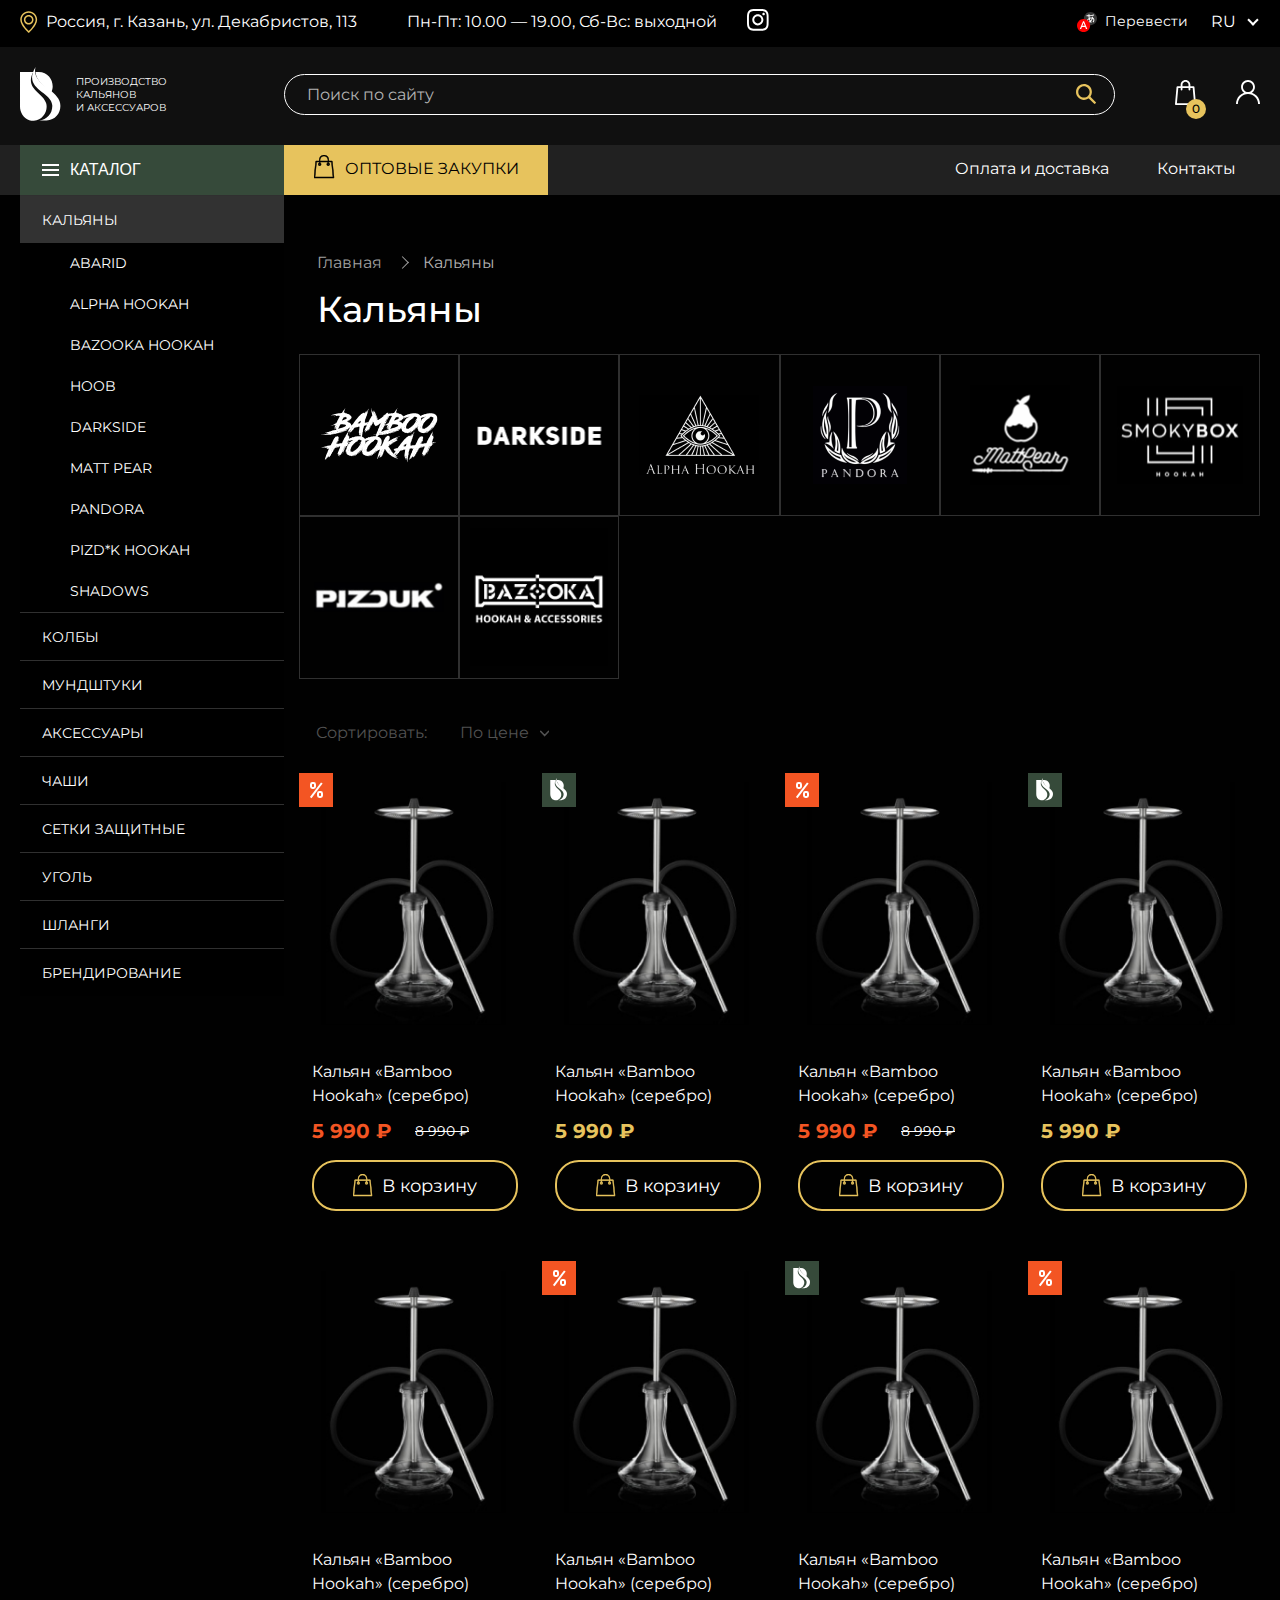
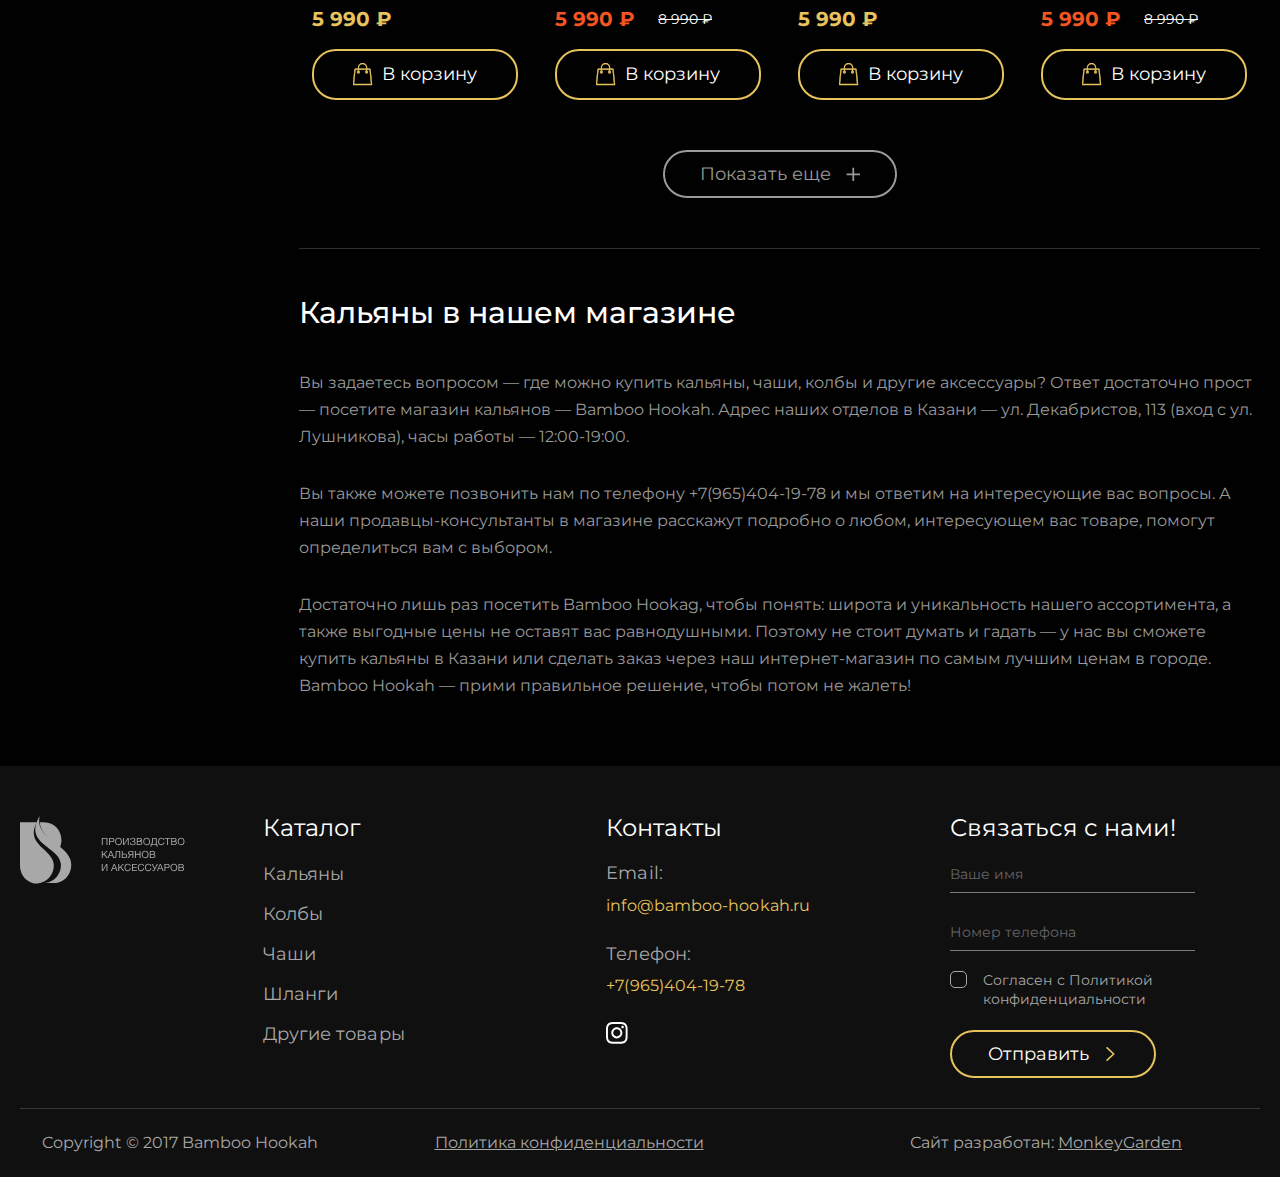
<file: catalog.html>
<!DOCTYPE html>
<html lang="ru">
	<head>
			<meta charset="UTF-8" />
			<title>Bamboo Hookah</title>
			<meta name="description" content="Bamboo Hookah">
			<meta name="keywords" content="Bamboo Hookah">
			<meta name="author" content="John Doe">
			<meta name="viewport" content="width=device-width, initial-scale=1.0, user-scalable=no" />
			<link rel="stylesheet" href="./styles/default.css" />
			<link rel="stylesheet" href="./styles/select2.min.css" />
			<link rel="stylesheet" href="https://unpkg.com/swiper/swiper-bundle.min.css" />
			<link rel="stylesheet" href="./styles/first-paint.css" />
			<link rel="stylesheet" href="./styles/styles.css" /> 
	</head>
	<body class="nome">
		<svg width="0" height="0" class="hidden">
  		<symbol xmlns="http://www.w3.org/2000/svg" fill="none" viewBox="0 0 21 24" id="button-cart">
    		<g fill="currentColor">
		      <path fill-rule="evenodd" d="M19.9929 22.4271 18.348 6.41594c-.0275-.25778-.2468-.45828-.4935-.45828h-3.0431v-.97385C14.8114 2.23412 12.673 0 10.0411 0 7.40926 0 5.27086 2.23412 5.27086 4.98381v.97385H2.14552c-.24673 0-.46606.2005-.49347.45828L.0071315 22.4271c-.0274153.1433.0274153.2865.1096615.401.082245.1146.219322.1719.356398.1719H19.5268c.1371 0 .2742-.0573.3564-.1719.0823-.1145.1371-.2577.1097-.401ZM14.5 9c.2812 0 .5.21875.5.5s-.2188.5-.5.5-.5-.21875-.5-.5.2188-.5.5-.5ZM10 1C7.7971 1 6 2.80233 6 5.01163V6h8v-.98837C14 2.80233 12.2029 1 10 1ZM5.5 9c.28125 0 .5.21875.5.5s-.21875.5-.5.5-.5-.21875-.5-.5.21875-.5.5-.5ZM2.53659 7 1 22h18L17.4634 7h-2.7988v.94646c.5488.20077.933.7457.933 1.37668 0 .80306-.6311 1.46276-1.3994 1.46276s-1.3994-.6597-1.3994-1.46276c0-.63098.3841-1.17591.9329-1.37668V7H6.15854v.94646c.54878.20077.93292.7457.93292 1.37668 0 .80306-.63109 1.46276-1.39939 1.46276-.76829 0-1.39939-.6597-1.39939-1.46276 0-.63098.38415-1.17591.93293-1.37668V7H2.53659Z" clip-rule="evenodd"></path>
		      <path d="m18.348 6.41594.2486-.02555-.0001-.00089-.2485.02644Zm1.6449 16.01116-.2487.0256.0011.0108.002.0107.2456-.0471ZM14.8114 5.95766h-.25v.25h.25v-.25Zm-9.54054 0v.25h.25v-.25h-.25Zm-3.61881.45828-.2486-.02644-.00009.00089.24869.02555ZM.0071315 22.4271l.2455415.0471.00204-.0107.00111-.0108-.2486915-.0256Zm.1096615.401-.2030897.1458.2030897-.1458ZM6 6h-.25v.25H6V6Zm8 0v.25h.25V6H14ZM1 22l-.248699-.0255-.028219.2755H1V22ZM2.53659 7v-.25h-.2257l-.023.22452L2.53659 7ZM19 22v.25h.2769l-.0282-.2755L19 22ZM17.4634 7l.2487-.02548-.023-.22452h-.2257V7Zm-2.7988 0v-.25h-.25V7h.25Zm0 .94646h-.25v.17475l.1641.06003.0859-.23478Zm-.9329 0 .0859.23478.1641-.06003v-.17475h-.25Zm0-.94646h.25v-.25h-.25V7ZM6.15854 7v-.25h-.25V7h.25Zm0 .94646h-.25v.17475l.1641.06003.0859-.23478Zm-.93293 0 .08589.23478.16411-.06003v-.17475h-.25Zm0-.94646h.25v-.25h-.25V7Zm12.87369-.55851 1.6449 16.01121.4974-.0511-1.645-16.01121-.4973.0511Zm-.2448-.23383c.1128 0 .2303.09794.2449.23472l.4971-.05288c-.0402-.37879-.3614-.68184-.742-.68184v.5Zm-3.0431 0h3.0431v-.5h-3.0431v.5Zm-.25-1.22385v.97385h.5v-.97385h-.5ZM10.0411.25c2.4836 0 4.5203 2.11176 4.5203 4.73381h.5c0-2.87733-2.2401-5.23381-5.0203-5.23381v.5ZM5.52086 4.98381C5.52086 2.36176 7.55753.25 10.0411.25v-.5c-2.78012 0-5.02024 2.35648-5.02024 5.23381h.5Zm0 .97385v-.97385h-.5v.97385h.5Zm-3.37534.25h3.12534v-.5H2.14552v.5Zm-.24487.23472c.01454-.13678.13203-.23472.24487-.23472v-.5c-.38063 0-.70179.30305-.74207.68184l.4972.05288ZM.255823 22.4527 1.90074 6.44149l-.49738-.0511L-.24156 22.4016l.497383.0511Zm.064059.2297c-.059929-.0835-.076963-.1573-.067209-.2082l-.491083-.0941c-.045077.2355.047551.4482.1521133.5938l.4061787-.2915Zm.153309.0676c-.071861 0-.126295-.03-.153309-.0676l-.4061787.2915c.1374778.1915.3571967.2761.5594877.2761v-.5Zm19.053609 0H.473191v.5H19.5268v-.5Zm.1533-.0676c-.027.0376-.0814.0676-.1533.0676v.5c.2023 0 .422-.0846.5595-.2761l-.4062-.2915Zm.0672-.2082c.0098.0509-.0073.1247-.0672.2082l.4062.2915c.1046-.1456.1972-.3583.1521-.5938l-.4911.0941ZM15.25 9.5c0-.41932-.3307-.75-.75-.75v.5c.1432 0 .25.10682.25.25h.5Zm-.75.75c.4193 0 .75-.33068.75-.75h-.5c0 .14318-.1068.25-.25.25v.5Zm-.75-.75c0 .41932.3307.75.75.75v-.5c-.1432 0-.25-.10682-.25-.25h-.5Zm.75-.75c-.4193 0-.75.33068-.75.75h.5c0-.14318.1068-.25.25-.25v-.5ZM6.25 5.01163C6.25 2.93971 7.93586 1.25 10 1.25v-.5c-2.34165 0-4.25 1.91494-4.25 4.26163h.5ZM6.25 6v-.98837h-.5V6h.5ZM14 5.75H6v.5h8v-.5Zm-.25-.73837V6h.5v-.98837h-.5ZM10 1.25c2.0641 0 3.75 1.68971 3.75 3.76163h.5C14.25 2.66494 12.3417.75 10 .75v.5ZM6.25 9.5c0-.41932-.33068-.75-.75-.75v.5c.14318 0 .25.10682.25.25h.5Zm-.75.75c.41932 0 .75-.33068.75-.75h-.5c0 .14318-.10682.25-.25.25v.5Zm-.75-.75c0 .41932.33068.75.75.75v-.5c-.14318 0-.25-.10682-.25-.25h-.5Zm.75-.75c-.41932 0-.75.33068-.75.75h.5c0-.14318.10682-.25.25-.25v-.5ZM1.2487 22.0255 2.78528 7.02548l-.49739-.05096L.751301 21.9745l.497399.051ZM19 21.75H1v.5h18v-.5ZM17.2147 7.02548l1.5366 15.00002.4974-.051-1.5366-14.99998-.4974.05096ZM14.6646 7.25h2.7988v-.5h-2.7988v.5Zm.25.69646V7h-.5v.94646h.5Zm.933 1.37668c0-.73217-.4463-1.37336-1.0971-1.61146l-.1718.46956c.4468.16344.7689.61211.7689 1.1419h.5Zm-1.6494 1.71276c.9166 0 1.6494-.7822 1.6494-1.71276h-.5c0 .67553-.5295 1.21276-1.1494 1.21276v.5Zm-1.6494-1.71276c0 .93056.7327 1.71276 1.6494 1.71276v-.5c-.6199 0-1.1494-.53723-1.1494-1.21276h-.5Zm1.097-1.61146c-.6508.2381-1.097.87929-1.097 1.61146h.5c0-.52979.3221-.97846.7688-1.1419l-.1718-.46956ZM13.4817 7v.94646h.5V7h-.5Zm-7.32316.25h7.57316v-.5H6.15854v.5Zm.25.69646V7h-.5v.94646h.5Zm.93292 1.37668c0-.73217-.44621-1.37336-1.09703-1.61146l-.17179.46956c.44674.16344.76882.61211.76882 1.1419h.5ZM5.69207 11.0359c.91668 0 1.64939-.7822 1.64939-1.71276h-.5c0 .67553-.52948 1.21276-1.14939 1.21276v.5ZM4.04268 9.32314c0 .93056.73272 1.71276 1.64939 1.71276v-.5c-.61991 0-1.14939-.53723-1.14939-1.21276h-.5Zm1.09704-1.61146c-.65083.2381-1.09704.87929-1.09704 1.61146h.5c0-.52979.32208-.97846.76882-1.1419l-.17178-.46956ZM4.97561 7v.94646h.5V7h-.5Zm-2.43902.25h2.68902v-.5H2.53659v.5Z"></path>
	    </g>
	  </symbol>
		<symbol fill="none" xmlns="http://www.w3.org/2000/svg" viewBox="0 0 20 20" id="plus">
	    <path id="+" fill-rule="evenodd" clip-rule="evenodd" d="M9.14857 19.991V11.6097H0.881104V9.3722H9.14857V0.990967H11.6516V9.3722H19.919V11.6097H11.6516V19.991H9.14857Z" fill="currentColor"></path>
	  </symbol>
	  <symbol fill="none" xmlns="http://www.w3.org/2000/svg" viewBox="0 0 9 17" id="arrow">
			<path d="M1 1L9 8.506L1 16" stroke="currentColor" stroke-width="2" stroke-linecap="round" stroke-linejoin="round"></path>
		</symbol>
	  <symbol fill="none" xmlns="http://www.w3.org/2000/svg" viewBox="0 0 11 7" id="arrow-down">
	    <path d="M10.375 1L5.68375 6L1 1" stroke="currentColor" stroke-width="2" stroke-linecap="round" stroke-linejoin="round"></path>
	  </symbol>
	  <symbol fill="none" xmlns="http://www.w3.org/2000/svg" viewBox="0 0 16 16" id="remove">
	    <path d="m1.292 1.292 13.467 13.467M14.708 1.292 1.241 14.759" stroke="currentColor" stroke-linecap="square"></path>
	  </symbol>
	</svg>
		<header class="header">
			<div class="header-top desktop">
				<div class="container header-top-wrapper">
					<div class="header-info">
						<img class="marker" src="./assets/marker.svg" alt="Адрес">
						<p>Россия, г. Казань, ул. Декабристов, 113</p>
					</div>
					<div class="header-info">
						<p>Пн-Пт: 10.00 — 19.00, Сб-Вс: выходной</p>
					</div>
					<div class="header-info">
						<a href="">
							<svg xmlns="http://www.w3.org/2000/svg" width="22" height="22" fill="none">
								<path fill="#fff" d="M10.8135 1.95351c2.8885 0 3.2223.01457 4.369.05831 1.0596.04373 1.6256.21868 2.003.37904.508.2041.8709.43735 1.2483.81639.3774.37904.6096.7435.8128 1.25374.1452.37904.3194.96218.3774 2.01182.0581 1.1517.0581 1.487.0581 4.38809 0 2.9011-.0145 3.2364-.0581 4.3881-.0435 1.0642-.2177 1.6328-.3774 2.0118-.2032.5103-.4354.8747-.8128 1.2538-.3774.379-.7403.6123-1.2483.8164-.3774.1458-.9579.3207-2.003.379-1.1467.0583-1.4805.0583-4.369.0583-2.88841 0-3.22226-.0146-4.36893-.0583-1.05958-.0437-1.62566-.2187-2.00304-.379-.50802-.2041-.87089-.4374-1.24827-.8164-.37739-.3791-.60963-.7435-.81284-1.2538-.14514-.379-.31932-.9621-.37738-2.0118-.05806-1.1517-.05806-1.487-.05806-4.3881 0-2.90109.01452-3.23639.05806-4.38809.04355-1.06422.21772-1.63278.37738-2.01182.20321-.51024.43545-.8747.81284-1.25374.37738-.37904.74025-.61229 1.24827-.81639.37738-.14579.95797-.32073 2.00304-.37904 1.14667-.04374 1.48052-.05831 4.36893-.05831Zm0-1.95351C7.88154 0 7.50416.0145781 6.35748.0583133 5.21081.116627 4.42701.291568 3.7303.568558 3.01907.845547 2.40946 1.21001 1.81435 1.8223 1.21924 2.42002.841854 3.03231.566072 3.74665c-.261266.68519-.449959 1.487-.5080181 2.63869C-.0000053 7.53704 0 7.91607 0 10.8609c0 2.9449.0145095 3.3239.0580539 4.4756.0580591 1.1517.2322371 1.9389.5080181 2.6387.275782.7143.638658 1.3266 1.248278 1.9243.59511.5977 1.20472.9768 1.91595 1.2538.6822.2624 1.48051.4519 2.62718.5102 1.14668.0583 1.52406.0583 4.45602.0583 2.932 0 3.3094-.0146 4.4561-.0583 1.1466-.0583 1.9304-.2332 2.6272-.5102.7112-.277 1.3208-.6415 1.9159-1.2538.5951-.5977.9725-1.21 1.2483-1.9243.2613-.6852.4499-1.487.508-2.6387.0581-1.1517.0581-1.5307.0581-4.4756 0-2.94483-.0146-3.32386-.0581-4.47556-.0581-1.15169-.2322-1.93893-.508-2.63869-.2758-.71434-.6387-1.32663-1.2483-1.92435-.5951-.59771-1.2047-.976753-1.9159-1.253742-.6822-.262412-1.4806-.451931-2.6272-.5102447C14.1229.0145781 13.76 0 10.8135 0Z"/>
								<path fill="#fff" d="M10.8137 5.27734c-3.06262 0-5.54466 2.49291-5.54466 5.56896 0 3.076 2.48204 5.5689 5.54466 5.5689 3.0626 0 5.5447-2.4929 5.5447-5.5689 0-3.07605-2.4676-5.56896-5.5447-5.56896Zm0 9.19896c-1.98853 0-3.59968-1.6182-3.59968-3.6154 0-1.99727 1.61115-3.61547 3.59968-3.61547 1.9885 0 3.5997 1.6182 3.5997 3.61547 0 1.9972-1.6112 3.6154-3.5997 3.6154ZM16.5906 6.35619c.7135 0 1.2919-.5809 1.2919-1.29748s-.5784-1.29748-1.2919-1.29748c-.7134 0-1.2918.5809-1.2918 1.29748s.5784 1.29748 1.2918 1.29748Z"/>
							</svg>
						</a>
					</div>
					<div class="header-language">
						<div class="header-language-info">
							<img src="./assets/language.svg" alt="Перевести">
							<p>Перевести</p>
						</div>
						<select class="lang" name="lang-mobile">
							<option value="">Ru</option>
							<option value="">En</option>
						</select>
					</div>
				</div>
			</div>
			<div class="header-main">
				<div class="container header-main-wrapper">
					<a href="" class="logo">
						<img src="./assets/logo.svg" alt="ПРОИЗВОДСТВО КАЛЬЯНОВ И АКСЕССУАРОВ">
						<span>ПРОИЗВОДСТВО <br/> КАЛЬЯНОВ <br/> И АКСЕССУАРОВ</span>
					</a>
					<form action="" class="search-form">
						<!-- class="active" for input open search wrapper -->
						<input type="text" placeholder="Поиск по сайту">
						<div class="search-wrapper">
							<ul class="search-list">
								<li class="search-listitem">
									<a href="">
										<figure class="cart_item-image">
											<img src="./assets/hookah-1.png">
										</figure>
										<p class="cart_item-name">Колба «Bamboo Hookah»<br>«UFO» (серебро)</p>
										<span class="prices">
											<h5 class="product-price-new">5 990 ₽</h5>
											<strike class="product-price-old">8 990 ₽</strike>
										</span>
									</a>
								</li>
								<li class="search-listitem">
									<a href="">
										<figure class="cart_item-image">
											<img src="./assets/hookah-1.png">
										</figure>
										<p class="cart_item-name">Колба «Bamboo Hookah»<br>«UFO» (серебро)</p>
										<span class="prices">
											<h5 class="product-price-current">5 990 ₽</h5>
										</span>
									</a>
								</li>
								<li class="search-listitem">
									<a href="">
										<figure class="cart_item-image">
											<img src="./assets/hookah-1.png">
										</figure>
										<p class="cart_item-name">Колба «Bamboo Hookah»<br>«UFO» (серебро)</p>
										<span class="prices">
											<h5 class="product-price-new">5 990 ₽</h5>
											<strike class="product-price-old">8 990 ₽</strike>
										</span>
									</a>
								</li>
							</ul>
						</div>

						<button class="search-form-button">
							<svg xmlns="http://www.w3.org/2000/svg" width="24" height="24" fill="none">
								<mask id="a" width="20" height="20" x="2" y="2" maskUnits="userSpaceOnUse" style="mask-type:alpha">
									<path fill="#fff" fill-rule="evenodd" d="m21.8336 20.2158-5.1748-5.2131c-.1943-.1954-.2137-.4965-.0634-.7274 2.1217-3.2543 1.6268-7.72963-1.5034-10.40274-3.012-2.5714-7.59655-2.4834-10.51481.19542-3.3497 3.07483-3.43427 8.30852-.25257 11.49242 2.71312 2.7154 6.91248 3.0451 9.99648 1.0052.2314-.1532.5349-.1332.7303.0634l5.1634 5.2022c.2234.2246.5857.2252.8097.0012l.808-.8086c.2229-.2229.2234-.584.0011-.808ZM5.94061 13.9427c-2.20799-2.2097-2.20799-5.80505 0-8.01474 2.20798-2.20969 5.80049-2.21026 8.00849 0 2.208 2.20969 2.208 5.80504 0 8.01474-2.208 2.2097-5.80051 2.2097-8.00849 0Z" clip-rule="evenodd"/>
								</mask>
								<g mask="url(#a)">
									<path fill="#E7C35D" d="M0 0h24v24H0z"/>
								</g>
							</svg>	
						</button>
					</form>
					<ul class="user-controls">
						<li class="cart">
							<a href="">
								<img src="./assets/cart.svg" alt="">
								<span class="items">0</span>
							</a>
							<div class="cart_items-wrapper">
                <ul class="cart_list">
                  <li class="cart_list-item">
                  	<a href="">
											<figure class="cart_item-image">
												<img src="./assets/hookah-1.png">
											</figure>
											<p class="cart_item-name">Колба «Bamboo Hookah»<br>«UFO» (серебро)</p>
											<span class="prices">
												<h5 class="product-price-new">5 990 ₽</h5>
												<strike class="product-price-old">8 990 ₽</strike>
											</span>
										</a>
                    <button class="remove_list-item" title="Удалить из корзины">
                    	<svg class="icon">
											  <use xlink:href="#remove"></use>
											</svg>
                    </button>
                  </li>
                  <li class="cart_list-item">
                  	<a href="">
											<figure class="cart_item-image">
												<img src="./assets/hookah-1.png">
											</figure>
											<p class="cart_item-name">Колба «Bamboo Hookah»<br>«UFO» (серебро)</p>
											<span class="prices">
												<h5 class="product-price-current">5 990 ₽</h5>
											</span>
										</a>
                    <button class="remove_list-item"title="Удалить из корзины">
                    	<svg class="icon">
											  <use xlink:href="#remove"></use>
											</svg>
                    </button>
                  </li>
                  <li class="cart_list-item">
                  	<a href="">
											<figure class="cart_item-image">
												<img src="./assets/hookah-1.png">
											</figure>
											<p class="cart_item-name">Колба «Bamboo Hookah»<br>«UFO» (серебро)</p>
											<span class="prices">
												<h5 class="product-price-new">5 990 ₽</h5>
												<strike class="product-price-old">8 990 ₽</strike>
											</span>
										</a>
                    <button class="remove_list-item"title="Удалить из корзины">
                    	<svg class="icon">
											  <use xlink:href="#remove"></use>
											</svg>
                    </button>
                  </li>
                  <li class="cart_list-item">
                  	<a href="">
											<figure class="cart_item-image">
												<img src="./assets/hookah-1.png">
											</figure>
											<p class="cart_item-name">Колба «Bamboo Hookah»<br>«UFO» (серебро)</p>
											<span class="prices">
												<h5 class="product-price-current">5 990 ₽</h5>
											</span>
										</a>
                    <button class="remove_list-item" title="Удалить из корзины">
                    	<svg class="icon">
											  <use xlink:href="#remove"></use>
											</svg>
                    </button>
                  </li>
                  </li>
                </ul>
                <div class="cart-footer">
                  <div class="result">
                  	<p>Итого:</p>
                  	<h3>27 960 ₽</h3>
                  </div>
                	<a class="button go_to_cart" href="">Перейти в корзину</a>
                </div>
              </div>
						</li>
						<li>
							<a href="">
								<img src="./assets/user.svg" alt="">
							</a>
						</li>
					</div>
				</div>
			</div>
			<div class="header-navigation">
				<div class="container header-navigation-wrapper">
					<button id="menu" class="mobile-menu-button">
						<span class="burger"></span>
						МЕНЮ 
					</button>
					<div class="header-catalog">
						<button id="catalog" class="catalog-button">
							<span class="burger"></span>
							КАТАЛОГ 
						</button>
						<ul class="submenu page">
							<li class="sticky">
								<button id="close-catalog" class="close-catalog-button">
									<span class="close"></span>
									ЗАКРЫТЬ КАТАЛОГ
								</button>
							</li>
							<li>
								<a class="active" href="">Кальяны</a>
								<ul class="brands">
									<li>
										<a href="">ABARID</a>
									</li>
									<li>
										<a href="">ALPHA HOOKAH</a>
									</li>
									<li>
										<a href="">BAZOOKA HOOKAH</a>
									</li>
									<li>
										<a href="">HOOB</a>
									</li>
									<li>
										<a href="">DARKSIDE</a>
									</li>
									<li>
										<a href="">MATT PEAR</a>
									</li>
									<li>
										<a href="">PANDORA</a>
									</li>
									<li>
										<a href="">PIZD*K HOOKAH</a>
									</li>
									<li>
										<a href="">SHADOWS</a>
									</li>
								</ul>
							</li>
							<li><a href="">Колбы</a></li>
							<li><a href="">Мундштуки</a></li>
							<li><a href="">Аксессуары</a></li>
							<li><a href="">Чаши</a></li>
							<li><a href="">Сетки защитные</a></li>
							<li><a href="">Уголь</a></li>
							<li><a href="">Шланги</a></li>
							<li><a href="">Брендирование</a></li>
						</ul>
					</div>
					<nav class="header-menu">
						<button id="close-menu" class="close-mobile-menu-button sticky">
							<span class="close"></span>
							ЗАКРЫТЬ МЕНЮ 
						</button>
						<ul>
							<li class="header-yellow">
								<a href="">
									<svg xmlns="http://www.w3.org/2000/svg" width="21" height="24" fill="none">
										<g fill="currentColor">
											<path fill-rule="evenodd" d="M19.9929 22.4271 18.348 6.41594c-.0275-.25778-.2468-.45828-.4935-.45828h-3.0431v-.97385C14.8114 2.23412 12.673 0 10.0411 0 7.40926 0 5.27086 2.23412 5.27086 4.98381v.97385H2.14552c-.24673 0-.46606.2005-.49347.45828L.0071315 22.4271c-.0274153.1433.0274153.2865.1096615.401.082245.1146.219322.1719.356398.1719H19.5268c.1371 0 .2742-.0573.3564-.1719.0823-.1145.1371-.2577.1097-.401ZM14.5 9c.2812 0 .5.21875.5.5s-.2188.5-.5.5-.5-.21875-.5-.5.2188-.5.5-.5ZM10 1C7.7971 1 6 2.80233 6 5.01163V6h8v-.98837C14 2.80233 12.2029 1 10 1ZM5.5 9c.28125 0 .5.21875.5.5s-.21875.5-.5.5-.5-.21875-.5-.5.21875-.5.5-.5ZM2.53659 7 1 22h18L17.4634 7h-2.7988v.94646c.5488.20077.933.7457.933 1.37668 0 .80306-.6311 1.46276-1.3994 1.46276s-1.3994-.6597-1.3994-1.46276c0-.63098.3841-1.17591.9329-1.37668V7H6.15854v.94646c.54878.20077.93292.7457.93292 1.37668 0 .80306-.63109 1.46276-1.39939 1.46276-.76829 0-1.39939-.6597-1.39939-1.46276 0-.63098.38415-1.17591.93293-1.37668V7H2.53659Z" clip-rule="evenodd"/>
											<path d="m18.348 6.41594.2486-.02555-.0001-.00089-.2485.02644Zm1.6449 16.01116-.2487.0256.0011.0108.002.0107.2456-.0471ZM14.8114 5.95766h-.25v.25h.25v-.25Zm-9.54054 0v.25h.25v-.25h-.25Zm-3.61881.45828-.2486-.02644-.00009.00089.24869.02555ZM.0071315 22.4271l.2455415.0471.00204-.0107.00111-.0108-.2486915-.0256Zm.1096615.401-.2030897.1458.2030897-.1458ZM6 6h-.25v.25H6V6Zm8 0v.25h.25V6H14ZM1 22l-.248699-.0255-.028219.2755H1V22ZM2.53659 7v-.25h-.2257l-.023.22452L2.53659 7ZM19 22v.25h.2769l-.0282-.2755L19 22ZM17.4634 7l.2487-.02548-.023-.22452h-.2257V7Zm-2.7988 0v-.25h-.25V7h.25Zm0 .94646h-.25v.17475l.1641.06003.0859-.23478Zm-.9329 0 .0859.23478.1641-.06003v-.17475h-.25Zm0-.94646h.25v-.25h-.25V7ZM6.15854 7v-.25h-.25V7h.25Zm0 .94646h-.25v.17475l.1641.06003.0859-.23478Zm-.93293 0 .08589.23478.16411-.06003v-.17475h-.25Zm0-.94646h.25v-.25h-.25V7Zm12.87369-.55851 1.6449 16.01121.4974-.0511-1.645-16.01121-.4973.0511Zm-.2448-.23383c.1128 0 .2303.09794.2449.23472l.4971-.05288c-.0402-.37879-.3614-.68184-.742-.68184v.5Zm-3.0431 0h3.0431v-.5h-3.0431v.5Zm-.25-1.22385v.97385h.5v-.97385h-.5ZM10.0411.25c2.4836 0 4.5203 2.11176 4.5203 4.73381h.5c0-2.87733-2.2401-5.23381-5.0203-5.23381v.5ZM5.52086 4.98381C5.52086 2.36176 7.55753.25 10.0411.25v-.5c-2.78012 0-5.02024 2.35648-5.02024 5.23381h.5Zm0 .97385v-.97385h-.5v.97385h.5Zm-3.37534.25h3.12534v-.5H2.14552v.5Zm-.24487.23472c.01454-.13678.13203-.23472.24487-.23472v-.5c-.38063 0-.70179.30305-.74207.68184l.4972.05288ZM.255823 22.4527 1.90074 6.44149l-.49738-.0511L-.24156 22.4016l.497383.0511Zm.064059.2297c-.059929-.0835-.076963-.1573-.067209-.2082l-.491083-.0941c-.045077.2355.047551.4482.1521133.5938l.4061787-.2915Zm.153309.0676c-.071861 0-.126295-.03-.153309-.0676l-.4061787.2915c.1374778.1915.3571967.2761.5594877.2761v-.5Zm19.053609 0H.473191v.5H19.5268v-.5Zm.1533-.0676c-.027.0376-.0814.0676-.1533.0676v.5c.2023 0 .422-.0846.5595-.2761l-.4062-.2915Zm.0672-.2082c.0098.0509-.0073.1247-.0672.2082l.4062.2915c.1046-.1456.1972-.3583.1521-.5938l-.4911.0941ZM15.25 9.5c0-.41932-.3307-.75-.75-.75v.5c.1432 0 .25.10682.25.25h.5Zm-.75.75c.4193 0 .75-.33068.75-.75h-.5c0 .14318-.1068.25-.25.25v.5Zm-.75-.75c0 .41932.3307.75.75.75v-.5c-.1432 0-.25-.10682-.25-.25h-.5Zm.75-.75c-.4193 0-.75.33068-.75.75h.5c0-.14318.1068-.25.25-.25v-.5ZM6.25 5.01163C6.25 2.93971 7.93586 1.25 10 1.25v-.5c-2.34165 0-4.25 1.91494-4.25 4.26163h.5ZM6.25 6v-.98837h-.5V6h.5ZM14 5.75H6v.5h8v-.5Zm-.25-.73837V6h.5v-.98837h-.5ZM10 1.25c2.0641 0 3.75 1.68971 3.75 3.76163h.5C14.25 2.66494 12.3417.75 10 .75v.5ZM6.25 9.5c0-.41932-.33068-.75-.75-.75v.5c.14318 0 .25.10682.25.25h.5Zm-.75.75c.41932 0 .75-.33068.75-.75h-.5c0 .14318-.10682.25-.25.25v.5Zm-.75-.75c0 .41932.33068.75.75.75v-.5c-.14318 0-.25-.10682-.25-.25h-.5Zm.75-.75c-.41932 0-.75.33068-.75.75h.5c0-.14318.10682-.25.25-.25v-.5ZM1.2487 22.0255 2.78528 7.02548l-.49739-.05096L.751301 21.9745l.497399.051ZM19 21.75H1v.5h18v-.5ZM17.2147 7.02548l1.5366 15.00002.4974-.051-1.5366-14.99998-.4974.05096ZM14.6646 7.25h2.7988v-.5h-2.7988v.5Zm.25.69646V7h-.5v.94646h.5Zm.933 1.37668c0-.73217-.4463-1.37336-1.0971-1.61146l-.1718.46956c.4468.16344.7689.61211.7689 1.1419h.5Zm-1.6494 1.71276c.9166 0 1.6494-.7822 1.6494-1.71276h-.5c0 .67553-.5295 1.21276-1.1494 1.21276v.5Zm-1.6494-1.71276c0 .93056.7327 1.71276 1.6494 1.71276v-.5c-.6199 0-1.1494-.53723-1.1494-1.21276h-.5Zm1.097-1.61146c-.6508.2381-1.097.87929-1.097 1.61146h.5c0-.52979.3221-.97846.7688-1.1419l-.1718-.46956ZM13.4817 7v.94646h.5V7h-.5Zm-7.32316.25h7.57316v-.5H6.15854v.5Zm.25.69646V7h-.5v.94646h.5Zm.93292 1.37668c0-.73217-.44621-1.37336-1.09703-1.61146l-.17179.46956c.44674.16344.76882.61211.76882 1.1419h.5ZM5.69207 11.0359c.91668 0 1.64939-.7822 1.64939-1.71276h-.5c0 .67553-.52948 1.21276-1.14939 1.21276v.5ZM4.04268 9.32314c0 .93056.73272 1.71276 1.64939 1.71276v-.5c-.61991 0-1.14939-.53723-1.14939-1.21276h-.5Zm1.09704-1.61146c-.65083.2381-1.09704.87929-1.09704 1.61146h.5c0-.52979.32208-.97846.76882-1.1419l-.17178-.46956ZM4.97561 7v.94646h.5V7h-.5Zm-2.43902.25h2.68902v-.5H2.53659v.5Z"/>
										</g>
									</svg>
									ОПТОВЫЕ ЗАКУПКИ
								</a>
							</li>
							<li>
								<a href="">Оплата и доставка</a>
							</li>
							<li>
								<a href="">Контакты</a>
							</li>
							<li class="header-top mobile">
								<div class="header-top-wrapper">
									<div class="header-info">
										<p>Россия, г. Казань, ул. Декабристов, 113</p>
									</div>
									<div class="header-info">
										<p>Пн-Пт: 10.00 — 19.00, Сб-Вс: выходной</p>
									</div>
									<div class="header-info">
										<div class="header-language">
											<div class="header-language-info">
												<img src="./assets/language.svg" alt="Перевести">
												<p>Перевести</p>
											</div>
											<select class="lang" name="lang-mobile">
												<option value="">Ru</option>
												<option value="">En</option>
											</select>
										</div>
										<a class="instagram" href="">
											<svg xmlns="http://www.w3.org/2000/svg" width="22" height="22" fill="none">
												<path fill="#fff" d="M10.8135 1.95351c2.8885 0 3.2223.01457 4.369.05831 1.0596.04373 1.6256.21868 2.003.37904.508.2041.8709.43735 1.2483.81639.3774.37904.6096.7435.8128 1.25374.1452.37904.3194.96218.3774 2.01182.0581 1.1517.0581 1.487.0581 4.38809 0 2.9011-.0145 3.2364-.0581 4.3881-.0435 1.0642-.2177 1.6328-.3774 2.0118-.2032.5103-.4354.8747-.8128 1.2538-.3774.379-.7403.6123-1.2483.8164-.3774.1458-.9579.3207-2.003.379-1.1467.0583-1.4805.0583-4.369.0583-2.88841 0-3.22226-.0146-4.36893-.0583-1.05958-.0437-1.62566-.2187-2.00304-.379-.50802-.2041-.87089-.4374-1.24827-.8164-.37739-.3791-.60963-.7435-.81284-1.2538-.14514-.379-.31932-.9621-.37738-2.0118-.05806-1.1517-.05806-1.487-.05806-4.3881 0-2.90109.01452-3.23639.05806-4.38809.04355-1.06422.21772-1.63278.37738-2.01182.20321-.51024.43545-.8747.81284-1.25374.37738-.37904.74025-.61229 1.24827-.81639.37738-.14579.95797-.32073 2.00304-.37904 1.14667-.04374 1.48052-.05831 4.36893-.05831Zm0-1.95351C7.88154 0 7.50416.0145781 6.35748.0583133 5.21081.116627 4.42701.291568 3.7303.568558 3.01907.845547 2.40946 1.21001 1.81435 1.8223 1.21924 2.42002.841854 3.03231.566072 3.74665c-.261266.68519-.449959 1.487-.5080181 2.63869C-.0000053 7.53704 0 7.91607 0 10.8609c0 2.9449.0145095 3.3239.0580539 4.4756.0580591 1.1517.2322371 1.9389.5080181 2.6387.275782.7143.638658 1.3266 1.248278 1.9243.59511.5977 1.20472.9768 1.91595 1.2538.6822.2624 1.48051.4519 2.62718.5102 1.14668.0583 1.52406.0583 4.45602.0583 2.932 0 3.3094-.0146 4.4561-.0583 1.1466-.0583 1.9304-.2332 2.6272-.5102.7112-.277 1.3208-.6415 1.9159-1.2538.5951-.5977.9725-1.21 1.2483-1.9243.2613-.6852.4499-1.487.508-2.6387.0581-1.1517.0581-1.5307.0581-4.4756 0-2.94483-.0146-3.32386-.0581-4.47556-.0581-1.15169-.2322-1.93893-.508-2.63869-.2758-.71434-.6387-1.32663-1.2483-1.92435-.5951-.59771-1.2047-.976753-1.9159-1.253742-.6822-.262412-1.4806-.451931-2.6272-.5102447C14.1229.0145781 13.76 0 10.8135 0Z"/>
												<path fill="#fff" d="M10.8137 5.27734c-3.06262 0-5.54466 2.49291-5.54466 5.56896 0 3.076 2.48204 5.5689 5.54466 5.5689 3.0626 0 5.5447-2.4929 5.5447-5.5689 0-3.07605-2.4676-5.56896-5.5447-5.56896Zm0 9.19896c-1.98853 0-3.59968-1.6182-3.59968-3.6154 0-1.99727 1.61115-3.61547 3.59968-3.61547 1.9885 0 3.5997 1.6182 3.5997 3.61547 0 1.9972-1.6112 3.6154-3.5997 3.6154ZM16.5906 6.35619c.7135 0 1.2919-.5809 1.2919-1.29748s-.5784-1.29748-1.2919-1.29748c-.7134 0-1.2918.5809-1.2918 1.29748s.5784 1.29748 1.2918 1.29748Z"/>
											</svg>
										</a>
									</div>
									
								</div>
							</div>
						</ul>
					</div>
				</div>
			</div>
		</header>

		<main class="catalog-main">
			<div class="container catalog">

				<div class="breadcrumbs">
					<ul class="breadcrumbs-list">
						<li class="breadcrumbs-item">
							<a href="">Главная</a>
						</li>
						<li class="breadcrumbs-item">
							<p>Кальяны</p>
						</li>
					</ul>
					<h1 class="page-name">Кальяны</h1>
				</div>

				<div class="brands-list">
					<div class="brand">
							<a href="">
								<img src="./assets/brand-1.svg" alt="">
							</a>
					</div>
					<div class="brand">
						<a href="">
							<img src="./assets/brand-2.png" alt="">
						</a>
					</div>
					<div class="brand">
						<a href="">
							<img src="./assets/brand-3.png" alt="">
						</a>
					</div>
					<div class="brand">
						<a href="">
							<img src="./assets/brand-4.png" alt="">
						</a>
					</div>
					<div class="brand">
						<a href="">
							<img src="./assets/brand-5.png" alt="">
						</a>
					</div>
					<div class="brand">
						<a href="">
							<img src="./assets/brand-6.png" alt="">
						</a>
					</div>
					<div class="brand">
						<a href="">
							<img src="./assets/brand-7.png" alt="">
						</a>
					</div>
					<div class="brand">
						<a href="">
							<img src="./assets/brand-8.png" alt="">
						</a>
					</div>
				</div>

				<div class="filter">
					<p class="filter-text">Сортировать:</p>
					<a href="" class="filter-link">
						По цене
						<svg width="9" height="9" class="icon">
						  <use xlink:href="#arrow-down"></use>
						</svg>
					</a>
				</div>

				<div class="products-wrapper">
					<div class="products">

						<div class="product swiper-slide discount">
							<a href="" class="product-link">
								<div class="product-image">
									<img src="./assets/hookah-1.png" alt="">
								</div>
								<div class="product-info">
									<h6 class="product-title">Кальян «Bamboo Hookah» (серебро)</h6>
									<div class="product-price">
										<h5 class="product-price-new">5 990 ₽</h5>
										<strike class="product-price-old">8 990 ₽</strike>
									</div>
								</div>
							</a>
							<a href="" class="button">
								<svg class="icon">
								  <use xlink:href="#button-cart"></use>
								</svg>
								В корзину
							</a>
						</div>
						<div class="product swiper-slide bamboo">
							<a href="" class="product-link">
								<div class="product-image">
									<img src="./assets/hookah-1.png" alt="">
								</div>
								<div class="product-info">
									<h6 class="product-title">Кальян «Bamboo Hookah» (серебро)</h6>
									<div class="product-price">
										<h5 class="product-price-current">5 990 ₽</h5>
									</div>
								</div>
							</a>
							<a href="" class="button">
								<svg class="icon">
								  <use xlink:href="#button-cart"></use>
								</svg>
								В корзину
							</a>
						</div>
						<div class="product swiper-slide discount">
							<a href="" class="product-link">
								<div class="product-image">
									<img src="./assets/hookah-1.png" alt="">
								</div>
								<div class="product-info">
									<h6 class="product-title">Кальян «Bamboo Hookah» (серебро)</h6>
									<div class="product-price">
										<h5 class="product-price-new">5 990 ₽</h5>
										<strike class="product-price-old">8 990 ₽</strike>
									</div>
								</div>
							</a>
							<a href="" class="button">
								<svg class="icon">
								  <use xlink:href="#button-cart"></use>
								</svg>
								В корзину
							</a>
						</div>
						<div class="product swiper-slide bamboo">
							<a href="" class="product-link">
								<div class="product-image">
									<img src="./assets/hookah-1.png" alt="">
								</div>
								<div class="product-info">
									<h6 class="product-title">Кальян «Bamboo Hookah» (серебро)</h6>
									<div class="product-price">
										<h5 class="product-price-current">5 990 ₽</h5>
									</div>
								</div>
							</a>
							<a href="" class="button">
								<svg class="icon">
								  <use xlink:href="#button-cart"></use>
								</svg>
								В корзину
							</a>
						</div>
						<div class="product swiper-slide">
							<a href="" class="product-link">
								<div class="product-image">
									<img src="./assets/hookah-1.png" alt="">
								</div>
								<div class="product-info">
									<h6 class="product-title">Кальян «Bamboo Hookah» (серебро)</h6>
									<div class="product-price">
										<h5 class="product-price-current">5 990 ₽</h5>
									</div>
								</div>
							</a>
							<a href="" class="button">
								<svg class="icon">
								  <use xlink:href="#button-cart"></use>
								</svg>
								В корзину
							</a>
						</div>
						<div class="product swiper-slide discount">
							<a href="" class="product-link">
								<div class="product-image">
									<img src="./assets/hookah-1.png" alt="">
								</div>
								<div class="product-info">
									<h6 class="product-title">Кальян «Bamboo Hookah» (серебро)</h6>
									<div class="product-price">
										<h5 class="product-price-new">5 990 ₽</h5>
										<strike class="product-price-old">8 990 ₽</strike>
									</div>
								</div>
							</a>
							<a href="" class="button">
								<svg class="icon">
								  <use xlink:href="#button-cart"></use>
								</svg>
								В корзину
							</a>
						</div>
						<div class="product swiper-slide bamboo">
							<a href="" class="product-link">
								<div class="product-image">
									<img src="./assets/hookah-1.png" alt="">
								</div>
								<div class="product-info">
									<h6 class="product-title">Кальян «Bamboo Hookah» (серебро)</h6>
									<div class="product-price">
										<h5 class="product-price-current">5 990 ₽</h5>
									</div>
								</div>
							</a>
							<a href="" class="button">
								<svg class="icon">
								  <use xlink:href="#button-cart"></use>
								</svg>
								В корзину
							</a>
						</div>
						<div class="product swiper-slide discount">
							<a href="" class="product-link">
								<div class="product-image">
									<img src="./assets/hookah-1.png" alt="">
								</div>
								<div class="product-info">
									<h6 class="product-title">Кальян «Bamboo Hookah» (серебро)</h6>
									<div class="product-price">
										<h5 class="product-price-new">5 990 ₽</h5>
										<strike class="product-price-old">8 990 ₽</strike>
									</div>
								</div>
							</a>
							<a href="" class="button">
								<svg class="icon">
								  <use xlink:href="#button-cart"></use>
								</svg>
								В корзину
							</a>
						</div>

					</div>
					<button class="button secondary more">
						Показать еще
						<svg width="19" height="19" class="icon">
						  <use xlink:href="#plus"></use>
						</svg>
					</button>
				</div>
				<div class="full-description-block">
					<h3>Кальяны в нашем магазине</h3>
					<p>Вы задаетесь вопросом — где можно купить кальяны, чаши, колбы и другие аксессуары? Ответ достаточно прост — посетите магазин кальянов — Bamboo Hookah. Адрес наших отделов в Казани — ул. Декабристов, 113 (вход с ул. Лушникова), часы работы — 12:00-19:00.</p>
					<p>Вы также можете позвонить нам по телефону +7(965)404-19-78 и мы ответим на интересующие вас вопросы. А наши продавцы-консультанты в магазине расскажут подробно о любом, интересующем вас товаре, помогут определиться вам с выбором.</p>
					<p>Достаточно лишь раз посетить Bamboo Hookag, чтобы понять: широта и уникальность нашего ассортимента, а также выгодные цены не оставят вас равнодушными. Поэтому не стоит думать и гадать — у нас вы сможете купить кальяны в Казани или сделать заказ через наш интернет-магазин по самым лучшим ценам в городе. Bamboo Hookah — прими правильное решение, чтобы потом не жалеть!</p>
				</div>
			</div>

		</main>

		<footer class="footer">
			<div class="container">
				<div class="footer-top">
					<a href="" class="footer-logo">
						<img src="./assets/footer-logo.svg" alt="">
					</a>
					<div class="footer-catalog">
						<h3 class="footer-title">Каталог</h3>
						<ul class="footer-menu">
							<li><a href="">Кальяны</a></li>
							<li><a href="">Колбы</a></li>
							<li><a href="">Чаши</a></li>
							<li><a href="">Шланги</a></li>
							<li><a href="">Другие товары</a></li>
						</ul>
					</div>
					<div class="footer-contacts">
						<h3 class="footer-title">Контакты</h3>
						<div class="contact-block">
							<p>Email:</p>
							<a href="mailto:info@bamboo-hookah.ru">info@bamboo-hookah.ru</a>
						</div>
						<div class="contact-block">
							<p>Телефон:</p>
							<a href="tel:+79654041978">+7(965)404-19-78</a>
						</div>
						<div class="contact-block">
							<a href="">
								<svg xmlns="http://www.w3.org/2000/svg" width="22" height="22" fill="none">
								<path fill="#fff" d="M10.8135 1.95351c2.8885 0 3.2223.01457 4.369.05831 1.0596.04373 1.6256.21868 2.003.37904.508.2041.8709.43735 1.2483.81639.3774.37904.6096.7435.8128 1.25374.1452.37904.3194.96218.3774 2.01182.0581 1.1517.0581 1.487.0581 4.38809 0 2.9011-.0145 3.2364-.0581 4.3881-.0435 1.0642-.2177 1.6328-.3774 2.0118-.2032.5103-.4354.8747-.8128 1.2538-.3774.379-.7403.6123-1.2483.8164-.3774.1458-.9579.3207-2.003.379-1.1467.0583-1.4805.0583-4.369.0583-2.88841 0-3.22226-.0146-4.36893-.0583-1.05958-.0437-1.62566-.2187-2.00304-.379-.50802-.2041-.87089-.4374-1.24827-.8164-.37739-.3791-.60963-.7435-.81284-1.2538-.14514-.379-.31932-.9621-.37738-2.0118-.05806-1.1517-.05806-1.487-.05806-4.3881 0-2.90109.01452-3.23639.05806-4.38809.04355-1.06422.21772-1.63278.37738-2.01182.20321-.51024.43545-.8747.81284-1.25374.37738-.37904.74025-.61229 1.24827-.81639.37738-.14579.95797-.32073 2.00304-.37904 1.14667-.04374 1.48052-.05831 4.36893-.05831Zm0-1.95351C7.88154 0 7.50416.0145781 6.35748.0583133 5.21081.116627 4.42701.291568 3.7303.568558 3.01907.845547 2.40946 1.21001 1.81435 1.8223 1.21924 2.42002.841854 3.03231.566072 3.74665c-.261266.68519-.449959 1.487-.5080181 2.63869C-.0000053 7.53704 0 7.91607 0 10.8609c0 2.9449.0145095 3.3239.0580539 4.4756.0580591 1.1517.2322371 1.9389.5080181 2.6387.275782.7143.638658 1.3266 1.248278 1.9243.59511.5977 1.20472.9768 1.91595 1.2538.6822.2624 1.48051.4519 2.62718.5102 1.14668.0583 1.52406.0583 4.45602.0583 2.932 0 3.3094-.0146 4.4561-.0583 1.1466-.0583 1.9304-.2332 2.6272-.5102.7112-.277 1.3208-.6415 1.9159-1.2538.5951-.5977.9725-1.21 1.2483-1.9243.2613-.6852.4499-1.487.508-2.6387.0581-1.1517.0581-1.5307.0581-4.4756 0-2.94483-.0146-3.32386-.0581-4.47556-.0581-1.15169-.2322-1.93893-.508-2.63869-.2758-.71434-.6387-1.32663-1.2483-1.92435-.5951-.59771-1.2047-.976753-1.9159-1.253742-.6822-.262412-1.4806-.451931-2.6272-.5102447C14.1229.0145781 13.76 0 10.8135 0Z"/>
								<path fill="#fff" d="M10.8137 5.27734c-3.06262 0-5.54466 2.49291-5.54466 5.56896 0 3.076 2.48204 5.5689 5.54466 5.5689 3.0626 0 5.5447-2.4929 5.5447-5.5689 0-3.07605-2.4676-5.56896-5.5447-5.56896Zm0 9.19896c-1.98853 0-3.59968-1.6182-3.59968-3.6154 0-1.99727 1.61115-3.61547 3.59968-3.61547 1.9885 0 3.5997 1.6182 3.5997 3.61547 0 1.9972-1.6112 3.6154-3.5997 3.6154ZM16.5906 6.35619c.7135 0 1.2919-.5809 1.2919-1.29748s-.5784-1.29748-1.2919-1.29748c-.7134 0-1.2918.5809-1.2918 1.29748s.5784 1.29748 1.2918 1.29748Z"/>
							</svg>
							</a>
						</div>
					</div>
					<div class="footer-form">
						<h3 class="footer-title">Связаться с нами!</h3>
						<form action="">
							<div>
								<input type="text" name="name" placeholder="Ваше имя">
							</div>
							<div>
								<input type="phone" name="phone" placeholder="Номер телефона" required>
							</div>
							<div class="label-block">
								<input type="checkbox" id="privacy" name="privacy" required>
								<label for="privacy"> 
									<p>Согласен с Политикой конфиденциальности</p>
								</label>
							</div>
							<div>
								<button class="button" type="submit">
									Отправить
									<svg width="8" height="15" class="icon">
									  <use xlink:href="#arrow"></use>
									</svg>
								</button>
							</div>
						</form>
					</div>
				</div>
				<div class="copyright">
					<p class="copyright-text">Copyright © 2017 Bamboo Hookah</p>
					<a href="" class="copyright-link">Политика конфиденциальности</a>
					<p class="copyright-text develop">Сайт разработан: <a href="">MonkeyGarden</a></p>
				</div>
			</div>
		</footer>

		<script src="./scripts/ts-select2.min.js"></script>
		<script src="https://unpkg.com/swiper/swiper-bundle.min.js"></script>
		<script src="./scripts/index.js"></script>

	</body>
</html>
</file>
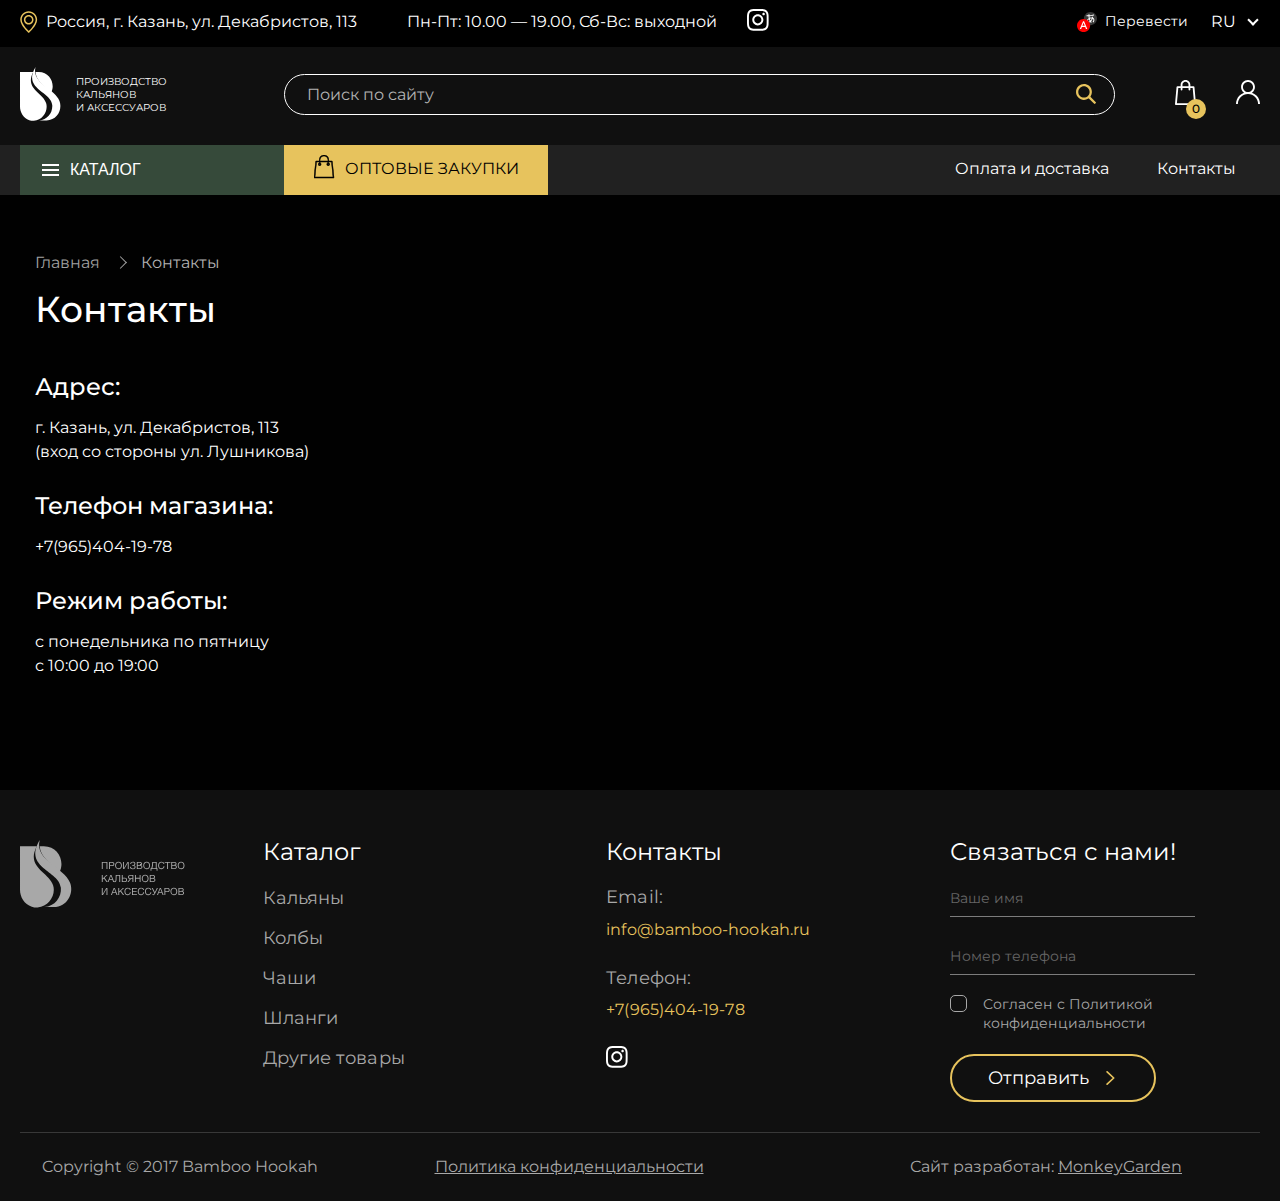
<file: contacts.html>
<!DOCTYPE html>
<html lang="ru">
	<head>
			<meta charset="UTF-8" />
			<title>Bamboo Hookah</title>
			<meta name="description" content="Bamboo Hookah">
			<meta name="keywords" content="Bamboo Hookah">
			<meta name="author" content="John Doe">
			<meta name="viewport" content="width=device-width, initial-scale=1.0, user-scalable=no" />
			<link rel="stylesheet" href="./styles/default.css" />
			<link rel="stylesheet" href="./styles/select2.min.css" />
			<link rel="stylesheet" href="https://unpkg.com/swiper/swiper-bundle.min.css" />
			<link rel="stylesheet" href="./styles/first-paint.css" />
			<link rel="stylesheet" href="./styles/styles.css" /> 
	</head>
	<body class="nome">
		<svg width="0" height="0" class="hidden">
  		<symbol xmlns="http://www.w3.org/2000/svg" fill="none" viewBox="0 0 21 24" id="button-cart">
    		<g fill="currentColor">
		      <path fill-rule="evenodd" d="M19.9929 22.4271 18.348 6.41594c-.0275-.25778-.2468-.45828-.4935-.45828h-3.0431v-.97385C14.8114 2.23412 12.673 0 10.0411 0 7.40926 0 5.27086 2.23412 5.27086 4.98381v.97385H2.14552c-.24673 0-.46606.2005-.49347.45828L.0071315 22.4271c-.0274153.1433.0274153.2865.1096615.401.082245.1146.219322.1719.356398.1719H19.5268c.1371 0 .2742-.0573.3564-.1719.0823-.1145.1371-.2577.1097-.401ZM14.5 9c.2812 0 .5.21875.5.5s-.2188.5-.5.5-.5-.21875-.5-.5.2188-.5.5-.5ZM10 1C7.7971 1 6 2.80233 6 5.01163V6h8v-.98837C14 2.80233 12.2029 1 10 1ZM5.5 9c.28125 0 .5.21875.5.5s-.21875.5-.5.5-.5-.21875-.5-.5.21875-.5.5-.5ZM2.53659 7 1 22h18L17.4634 7h-2.7988v.94646c.5488.20077.933.7457.933 1.37668 0 .80306-.6311 1.46276-1.3994 1.46276s-1.3994-.6597-1.3994-1.46276c0-.63098.3841-1.17591.9329-1.37668V7H6.15854v.94646c.54878.20077.93292.7457.93292 1.37668 0 .80306-.63109 1.46276-1.39939 1.46276-.76829 0-1.39939-.6597-1.39939-1.46276 0-.63098.38415-1.17591.93293-1.37668V7H2.53659Z" clip-rule="evenodd"></path>
		      <path d="m18.348 6.41594.2486-.02555-.0001-.00089-.2485.02644Zm1.6449 16.01116-.2487.0256.0011.0108.002.0107.2456-.0471ZM14.8114 5.95766h-.25v.25h.25v-.25Zm-9.54054 0v.25h.25v-.25h-.25Zm-3.61881.45828-.2486-.02644-.00009.00089.24869.02555ZM.0071315 22.4271l.2455415.0471.00204-.0107.00111-.0108-.2486915-.0256Zm.1096615.401-.2030897.1458.2030897-.1458ZM6 6h-.25v.25H6V6Zm8 0v.25h.25V6H14ZM1 22l-.248699-.0255-.028219.2755H1V22ZM2.53659 7v-.25h-.2257l-.023.22452L2.53659 7ZM19 22v.25h.2769l-.0282-.2755L19 22ZM17.4634 7l.2487-.02548-.023-.22452h-.2257V7Zm-2.7988 0v-.25h-.25V7h.25Zm0 .94646h-.25v.17475l.1641.06003.0859-.23478Zm-.9329 0 .0859.23478.1641-.06003v-.17475h-.25Zm0-.94646h.25v-.25h-.25V7ZM6.15854 7v-.25h-.25V7h.25Zm0 .94646h-.25v.17475l.1641.06003.0859-.23478Zm-.93293 0 .08589.23478.16411-.06003v-.17475h-.25Zm0-.94646h.25v-.25h-.25V7Zm12.87369-.55851 1.6449 16.01121.4974-.0511-1.645-16.01121-.4973.0511Zm-.2448-.23383c.1128 0 .2303.09794.2449.23472l.4971-.05288c-.0402-.37879-.3614-.68184-.742-.68184v.5Zm-3.0431 0h3.0431v-.5h-3.0431v.5Zm-.25-1.22385v.97385h.5v-.97385h-.5ZM10.0411.25c2.4836 0 4.5203 2.11176 4.5203 4.73381h.5c0-2.87733-2.2401-5.23381-5.0203-5.23381v.5ZM5.52086 4.98381C5.52086 2.36176 7.55753.25 10.0411.25v-.5c-2.78012 0-5.02024 2.35648-5.02024 5.23381h.5Zm0 .97385v-.97385h-.5v.97385h.5Zm-3.37534.25h3.12534v-.5H2.14552v.5Zm-.24487.23472c.01454-.13678.13203-.23472.24487-.23472v-.5c-.38063 0-.70179.30305-.74207.68184l.4972.05288ZM.255823 22.4527 1.90074 6.44149l-.49738-.0511L-.24156 22.4016l.497383.0511Zm.064059.2297c-.059929-.0835-.076963-.1573-.067209-.2082l-.491083-.0941c-.045077.2355.047551.4482.1521133.5938l.4061787-.2915Zm.153309.0676c-.071861 0-.126295-.03-.153309-.0676l-.4061787.2915c.1374778.1915.3571967.2761.5594877.2761v-.5Zm19.053609 0H.473191v.5H19.5268v-.5Zm.1533-.0676c-.027.0376-.0814.0676-.1533.0676v.5c.2023 0 .422-.0846.5595-.2761l-.4062-.2915Zm.0672-.2082c.0098.0509-.0073.1247-.0672.2082l.4062.2915c.1046-.1456.1972-.3583.1521-.5938l-.4911.0941ZM15.25 9.5c0-.41932-.3307-.75-.75-.75v.5c.1432 0 .25.10682.25.25h.5Zm-.75.75c.4193 0 .75-.33068.75-.75h-.5c0 .14318-.1068.25-.25.25v.5Zm-.75-.75c0 .41932.3307.75.75.75v-.5c-.1432 0-.25-.10682-.25-.25h-.5Zm.75-.75c-.4193 0-.75.33068-.75.75h.5c0-.14318.1068-.25.25-.25v-.5ZM6.25 5.01163C6.25 2.93971 7.93586 1.25 10 1.25v-.5c-2.34165 0-4.25 1.91494-4.25 4.26163h.5ZM6.25 6v-.98837h-.5V6h.5ZM14 5.75H6v.5h8v-.5Zm-.25-.73837V6h.5v-.98837h-.5ZM10 1.25c2.0641 0 3.75 1.68971 3.75 3.76163h.5C14.25 2.66494 12.3417.75 10 .75v.5ZM6.25 9.5c0-.41932-.33068-.75-.75-.75v.5c.14318 0 .25.10682.25.25h.5Zm-.75.75c.41932 0 .75-.33068.75-.75h-.5c0 .14318-.10682.25-.25.25v.5Zm-.75-.75c0 .41932.33068.75.75.75v-.5c-.14318 0-.25-.10682-.25-.25h-.5Zm.75-.75c-.41932 0-.75.33068-.75.75h.5c0-.14318.10682-.25.25-.25v-.5ZM1.2487 22.0255 2.78528 7.02548l-.49739-.05096L.751301 21.9745l.497399.051ZM19 21.75H1v.5h18v-.5ZM17.2147 7.02548l1.5366 15.00002.4974-.051-1.5366-14.99998-.4974.05096ZM14.6646 7.25h2.7988v-.5h-2.7988v.5Zm.25.69646V7h-.5v.94646h.5Zm.933 1.37668c0-.73217-.4463-1.37336-1.0971-1.61146l-.1718.46956c.4468.16344.7689.61211.7689 1.1419h.5Zm-1.6494 1.71276c.9166 0 1.6494-.7822 1.6494-1.71276h-.5c0 .67553-.5295 1.21276-1.1494 1.21276v.5Zm-1.6494-1.71276c0 .93056.7327 1.71276 1.6494 1.71276v-.5c-.6199 0-1.1494-.53723-1.1494-1.21276h-.5Zm1.097-1.61146c-.6508.2381-1.097.87929-1.097 1.61146h.5c0-.52979.3221-.97846.7688-1.1419l-.1718-.46956ZM13.4817 7v.94646h.5V7h-.5Zm-7.32316.25h7.57316v-.5H6.15854v.5Zm.25.69646V7h-.5v.94646h.5Zm.93292 1.37668c0-.73217-.44621-1.37336-1.09703-1.61146l-.17179.46956c.44674.16344.76882.61211.76882 1.1419h.5ZM5.69207 11.0359c.91668 0 1.64939-.7822 1.64939-1.71276h-.5c0 .67553-.52948 1.21276-1.14939 1.21276v.5ZM4.04268 9.32314c0 .93056.73272 1.71276 1.64939 1.71276v-.5c-.61991 0-1.14939-.53723-1.14939-1.21276h-.5Zm1.09704-1.61146c-.65083.2381-1.09704.87929-1.09704 1.61146h.5c0-.52979.32208-.97846.76882-1.1419l-.17178-.46956ZM4.97561 7v.94646h.5V7h-.5Zm-2.43902.25h2.68902v-.5H2.53659v.5Z"></path>
	    </g>
	  </symbol>
		<symbol fill="none" xmlns="http://www.w3.org/2000/svg" viewBox="0 0 9 17" id="arrow">
			<path d="M1 1L9 8.506L1 16" stroke="currentColor" stroke-width="2" stroke-linecap="round" stroke-linejoin="round"></path>
		</symbol>
	  <symbol fill="none" xmlns="http://www.w3.org/2000/svg" viewBox="0 0 11 7" id="arrow-down">
	    <path id="Stroke 1" d="M10.375 1L5.68375 6L1 1" stroke="currentColor" stroke-width="2" stroke-linecap="round" stroke-linejoin="round"></path>
	  </symbol>
	  <symbol fill="none" xmlns="http://www.w3.org/2000/svg" viewBox="0 0 16 16" id="remove">
	    <path d="m1.292 1.292 13.467 13.467M14.708 1.292 1.241 14.759" stroke="currentColor" stroke-linecap="square"></path>
	  </symbol>
	</svg>
		<header class="header">
			<div class="header-top desktop">
				<div class="container header-top-wrapper">
					<div class="header-info">
						<img class="marker" src="./assets/marker.svg" alt="Адрес">
						<p>Россия, г. Казань, ул. Декабристов, 113</p>
					</div>
					<div class="header-info">
						<p>Пн-Пт: 10.00 — 19.00, Сб-Вс: выходной</p>
					</div>
					<div class="header-info">
						<a href="">
							<svg xmlns="http://www.w3.org/2000/svg" width="22" height="22" fill="none">
								<path fill="#fff" d="M10.8135 1.95351c2.8885 0 3.2223.01457 4.369.05831 1.0596.04373 1.6256.21868 2.003.37904.508.2041.8709.43735 1.2483.81639.3774.37904.6096.7435.8128 1.25374.1452.37904.3194.96218.3774 2.01182.0581 1.1517.0581 1.487.0581 4.38809 0 2.9011-.0145 3.2364-.0581 4.3881-.0435 1.0642-.2177 1.6328-.3774 2.0118-.2032.5103-.4354.8747-.8128 1.2538-.3774.379-.7403.6123-1.2483.8164-.3774.1458-.9579.3207-2.003.379-1.1467.0583-1.4805.0583-4.369.0583-2.88841 0-3.22226-.0146-4.36893-.0583-1.05958-.0437-1.62566-.2187-2.00304-.379-.50802-.2041-.87089-.4374-1.24827-.8164-.37739-.3791-.60963-.7435-.81284-1.2538-.14514-.379-.31932-.9621-.37738-2.0118-.05806-1.1517-.05806-1.487-.05806-4.3881 0-2.90109.01452-3.23639.05806-4.38809.04355-1.06422.21772-1.63278.37738-2.01182.20321-.51024.43545-.8747.81284-1.25374.37738-.37904.74025-.61229 1.24827-.81639.37738-.14579.95797-.32073 2.00304-.37904 1.14667-.04374 1.48052-.05831 4.36893-.05831Zm0-1.95351C7.88154 0 7.50416.0145781 6.35748.0583133 5.21081.116627 4.42701.291568 3.7303.568558 3.01907.845547 2.40946 1.21001 1.81435 1.8223 1.21924 2.42002.841854 3.03231.566072 3.74665c-.261266.68519-.449959 1.487-.5080181 2.63869C-.0000053 7.53704 0 7.91607 0 10.8609c0 2.9449.0145095 3.3239.0580539 4.4756.0580591 1.1517.2322371 1.9389.5080181 2.6387.275782.7143.638658 1.3266 1.248278 1.9243.59511.5977 1.20472.9768 1.91595 1.2538.6822.2624 1.48051.4519 2.62718.5102 1.14668.0583 1.52406.0583 4.45602.0583 2.932 0 3.3094-.0146 4.4561-.0583 1.1466-.0583 1.9304-.2332 2.6272-.5102.7112-.277 1.3208-.6415 1.9159-1.2538.5951-.5977.9725-1.21 1.2483-1.9243.2613-.6852.4499-1.487.508-2.6387.0581-1.1517.0581-1.5307.0581-4.4756 0-2.94483-.0146-3.32386-.0581-4.47556-.0581-1.15169-.2322-1.93893-.508-2.63869-.2758-.71434-.6387-1.32663-1.2483-1.92435-.5951-.59771-1.2047-.976753-1.9159-1.253742-.6822-.262412-1.4806-.451931-2.6272-.5102447C14.1229.0145781 13.76 0 10.8135 0Z"/>
								<path fill="#fff" d="M10.8137 5.27734c-3.06262 0-5.54466 2.49291-5.54466 5.56896 0 3.076 2.48204 5.5689 5.54466 5.5689 3.0626 0 5.5447-2.4929 5.5447-5.5689 0-3.07605-2.4676-5.56896-5.5447-5.56896Zm0 9.19896c-1.98853 0-3.59968-1.6182-3.59968-3.6154 0-1.99727 1.61115-3.61547 3.59968-3.61547 1.9885 0 3.5997 1.6182 3.5997 3.61547 0 1.9972-1.6112 3.6154-3.5997 3.6154ZM16.5906 6.35619c.7135 0 1.2919-.5809 1.2919-1.29748s-.5784-1.29748-1.2919-1.29748c-.7134 0-1.2918.5809-1.2918 1.29748s.5784 1.29748 1.2918 1.29748Z"/>
							</svg>
						</a>
					</div>
					<div class="header-language">
						<div class="header-language-info">
							<img src="./assets/language.svg" alt="Перевести">
							<p>Перевести</p>
						</div>
						<select class="lang" name="lang-mobile">
							<option value="">Ru</option>
							<option value="">En</option>
						</select>
					</div>
				</div>
			</div>
			<div class="header-main">
				<div class="container header-main-wrapper">
					<a href="" class="logo">
						<img src="./assets/logo.svg" alt="ПРОИЗВОДСТВО КАЛЬЯНОВ И АКСЕССУАРОВ">
						<span>ПРОИЗВОДСТВО <br/> КАЛЬЯНОВ <br/> И АКСЕССУАРОВ</span>
					</a>
					<form action="" class="search-form">
						<!-- class="active" for input open search wrapper -->
						<input type="text" placeholder="Поиск по сайту">
						<div class="search-wrapper">
							<ul class="search-list">
								<li class="search-listitem">
									<a href="">
										<figure class="cart_item-image">
											<img src="./assets/hookah-1.png">
										</figure>
										<p class="cart_item-name">Колба «Bamboo Hookah»<br>«UFO» (серебро)</p>
										<span class="prices">
											<h5 class="product-price-new">5 990 ₽</h5>
											<strike class="product-price-old">8 990 ₽</strike>
										</span>
									</a>
								</li>
								<li class="search-listitem">
									<a href="">
										<figure class="cart_item-image">
											<img src="./assets/hookah-1.png">
										</figure>
										<p class="cart_item-name">Колба «Bamboo Hookah»<br>«UFO» (серебро)</p>
										<span class="prices">
											<h5 class="product-price-current">5 990 ₽</h5>
										</span>
									</a>
								</li>
								<li class="search-listitem">
									<a href="">
										<figure class="cart_item-image">
											<img src="./assets/hookah-1.png">
										</figure>
										<p class="cart_item-name">Колба «Bamboo Hookah»<br>«UFO» (серебро)</p>
										<span class="prices">
											<h5 class="product-price-new">5 990 ₽</h5>
											<strike class="product-price-old">8 990 ₽</strike>
										</span>
									</a>
								</li>
							</ul>
						</div>

						<button class="search-form-button">
							<svg xmlns="http://www.w3.org/2000/svg" width="24" height="24" fill="none">
								<mask id="a" width="20" height="20" x="2" y="2" maskUnits="userSpaceOnUse" style="mask-type:alpha">
									<path fill="#fff" fill-rule="evenodd" d="m21.8336 20.2158-5.1748-5.2131c-.1943-.1954-.2137-.4965-.0634-.7274 2.1217-3.2543 1.6268-7.72963-1.5034-10.40274-3.012-2.5714-7.59655-2.4834-10.51481.19542-3.3497 3.07483-3.43427 8.30852-.25257 11.49242 2.71312 2.7154 6.91248 3.0451 9.99648 1.0052.2314-.1532.5349-.1332.7303.0634l5.1634 5.2022c.2234.2246.5857.2252.8097.0012l.808-.8086c.2229-.2229.2234-.584.0011-.808ZM5.94061 13.9427c-2.20799-2.2097-2.20799-5.80505 0-8.01474 2.20798-2.20969 5.80049-2.21026 8.00849 0 2.208 2.20969 2.208 5.80504 0 8.01474-2.208 2.2097-5.80051 2.2097-8.00849 0Z" clip-rule="evenodd"/>
								</mask>
								<g mask="url(#a)">
									<path fill="#E7C35D" d="M0 0h24v24H0z"/>
								</g>
							</svg>	
						</button>
					</form>
					<ul class="user-controls">
						<li class="cart">
							<a href="">
								<img src="./assets/cart.svg" alt="">
								<span class="items">0</span>
							</a>
							<div class="cart_items-wrapper">
                <ul class="cart_list">
                  <li class="cart_list-item">
                  	<a href="">
											<figure class="cart_item-image">
												<img src="./assets/hookah-1.png">
											</figure>
											<p class="cart_item-name">Колба «Bamboo Hookah»<br>«UFO» (серебро)</p>
											<span class="prices">
												<h5 class="product-price-new">5 990 ₽</h5>
												<strike class="product-price-old">8 990 ₽</strike>
											</span>
										</a>
                    <button class="remove_list-item" title="Удалить из корзины">
                    	<svg class="icon">
											  <use xlink:href="#remove"></use>
											</svg>
                    </button>
                  </li>
                  <li class="cart_list-item">
                  	<a href="">
											<figure class="cart_item-image">
												<img src="./assets/hookah-1.png">
											</figure>
											<p class="cart_item-name">Колба «Bamboo Hookah»<br>«UFO» (серебро)</p>
											<span class="prices">
												<h5 class="product-price-current">5 990 ₽</h5>
											</span>
										</a>
                    <button class="remove_list-item"title="Удалить из корзины">
                    	<svg class="icon">
											  <use xlink:href="#remove"></use>
											</svg>
                    </button>
                  </li>
                  <li class="cart_list-item">
                  	<a href="">
											<figure class="cart_item-image">
												<img src="./assets/hookah-1.png">
											</figure>
											<p class="cart_item-name">Колба «Bamboo Hookah»<br>«UFO» (серебро)</p>
											<span class="prices">
												<h5 class="product-price-new">5 990 ₽</h5>
												<strike class="product-price-old">8 990 ₽</strike>
											</span>
										</a>
                    <button class="remove_list-item"title="Удалить из корзины">
                    	<svg class="icon">
											  <use xlink:href="#remove"></use>
											</svg>
                    </button>
                  </li>
                  <li class="cart_list-item">
                  	<a href="">
											<figure class="cart_item-image">
												<img src="./assets/hookah-1.png">
											</figure>
											<p class="cart_item-name">Колба «Bamboo Hookah»<br>«UFO» (серебро)</p>
											<span class="prices">
												<h5 class="product-price-current">5 990 ₽</h5>
											</span>
										</a>
                    <button class="remove_list-item" title="Удалить из корзины">
                    	<svg class="icon">
											  <use xlink:href="#remove"></use>
											</svg>
                    </button>
                  </li>
                  </li>
                </ul>
                <div class="cart-footer">
                  <div class="result">
                  	<p>Итого:</p>
                  	<h3>27 960 ₽</h3>
                  </div>
                	<a class="button go_to_cart" href="">Перейти в корзину</a>
                </div>
              </div>
						</li>
						<li>
							<a href="">
								<img src="./assets/user.svg" alt="">
							</a>
						</li>
					</div>
				</div>
			</div>
			<div class="header-navigation">
				<div class="container header-navigation-wrapper">
					<button id="menu" class="mobile-menu-button">
						<span class="burger"></span>
						МЕНЮ 
					</button>
					<div class="header-catalog">
						<button id="catalog" class="catalog-button">
							<span class="burger"></span>
							КАТАЛОГ 
						</button>
						<ul class="submenu">
							<li class="sticky">
								<button id="close-catalog" class="close-catalog-button">
									<span class="close"></span>
									ЗАКРЫТЬ КАТАЛОГ
								</button>
							</li>
							<li><a href="">Кальяны</a></li>
							<li><a href="">Колбы</a></li>
							<li><a href="">Мундштуки</a></li>
							<li><a href="">Аксессуары</a></li>
							<li><a href="">Чаши</a></li>
							<li><a href="">Сетки защитные</a></li>
							<li><a href="">Уголь</a></li>
							<li><a href="">Шланги</a></li>
							<li><a href="">Брендирование</a></li>
						</ul>
					</div>
					<nav class="header-menu">
						<button id="close-menu" class="close-mobile-menu-button sticky">
							<span class="close"></span>
							ЗАКРЫТЬ МЕНЮ 
						</button>
						<ul>
							<li class="header-yellow">
								<a href="">
									<svg xmlns="http://www.w3.org/2000/svg" width="21" height="24" fill="none">
										<g fill="currentColor">
											<path fill-rule="evenodd" d="M19.9929 22.4271 18.348 6.41594c-.0275-.25778-.2468-.45828-.4935-.45828h-3.0431v-.97385C14.8114 2.23412 12.673 0 10.0411 0 7.40926 0 5.27086 2.23412 5.27086 4.98381v.97385H2.14552c-.24673 0-.46606.2005-.49347.45828L.0071315 22.4271c-.0274153.1433.0274153.2865.1096615.401.082245.1146.219322.1719.356398.1719H19.5268c.1371 0 .2742-.0573.3564-.1719.0823-.1145.1371-.2577.1097-.401ZM14.5 9c.2812 0 .5.21875.5.5s-.2188.5-.5.5-.5-.21875-.5-.5.2188-.5.5-.5ZM10 1C7.7971 1 6 2.80233 6 5.01163V6h8v-.98837C14 2.80233 12.2029 1 10 1ZM5.5 9c.28125 0 .5.21875.5.5s-.21875.5-.5.5-.5-.21875-.5-.5.21875-.5.5-.5ZM2.53659 7 1 22h18L17.4634 7h-2.7988v.94646c.5488.20077.933.7457.933 1.37668 0 .80306-.6311 1.46276-1.3994 1.46276s-1.3994-.6597-1.3994-1.46276c0-.63098.3841-1.17591.9329-1.37668V7H6.15854v.94646c.54878.20077.93292.7457.93292 1.37668 0 .80306-.63109 1.46276-1.39939 1.46276-.76829 0-1.39939-.6597-1.39939-1.46276 0-.63098.38415-1.17591.93293-1.37668V7H2.53659Z" clip-rule="evenodd"/>
											<path d="m18.348 6.41594.2486-.02555-.0001-.00089-.2485.02644Zm1.6449 16.01116-.2487.0256.0011.0108.002.0107.2456-.0471ZM14.8114 5.95766h-.25v.25h.25v-.25Zm-9.54054 0v.25h.25v-.25h-.25Zm-3.61881.45828-.2486-.02644-.00009.00089.24869.02555ZM.0071315 22.4271l.2455415.0471.00204-.0107.00111-.0108-.2486915-.0256Zm.1096615.401-.2030897.1458.2030897-.1458ZM6 6h-.25v.25H6V6Zm8 0v.25h.25V6H14ZM1 22l-.248699-.0255-.028219.2755H1V22ZM2.53659 7v-.25h-.2257l-.023.22452L2.53659 7ZM19 22v.25h.2769l-.0282-.2755L19 22ZM17.4634 7l.2487-.02548-.023-.22452h-.2257V7Zm-2.7988 0v-.25h-.25V7h.25Zm0 .94646h-.25v.17475l.1641.06003.0859-.23478Zm-.9329 0 .0859.23478.1641-.06003v-.17475h-.25Zm0-.94646h.25v-.25h-.25V7ZM6.15854 7v-.25h-.25V7h.25Zm0 .94646h-.25v.17475l.1641.06003.0859-.23478Zm-.93293 0 .08589.23478.16411-.06003v-.17475h-.25Zm0-.94646h.25v-.25h-.25V7Zm12.87369-.55851 1.6449 16.01121.4974-.0511-1.645-16.01121-.4973.0511Zm-.2448-.23383c.1128 0 .2303.09794.2449.23472l.4971-.05288c-.0402-.37879-.3614-.68184-.742-.68184v.5Zm-3.0431 0h3.0431v-.5h-3.0431v.5Zm-.25-1.22385v.97385h.5v-.97385h-.5ZM10.0411.25c2.4836 0 4.5203 2.11176 4.5203 4.73381h.5c0-2.87733-2.2401-5.23381-5.0203-5.23381v.5ZM5.52086 4.98381C5.52086 2.36176 7.55753.25 10.0411.25v-.5c-2.78012 0-5.02024 2.35648-5.02024 5.23381h.5Zm0 .97385v-.97385h-.5v.97385h.5Zm-3.37534.25h3.12534v-.5H2.14552v.5Zm-.24487.23472c.01454-.13678.13203-.23472.24487-.23472v-.5c-.38063 0-.70179.30305-.74207.68184l.4972.05288ZM.255823 22.4527 1.90074 6.44149l-.49738-.0511L-.24156 22.4016l.497383.0511Zm.064059.2297c-.059929-.0835-.076963-.1573-.067209-.2082l-.491083-.0941c-.045077.2355.047551.4482.1521133.5938l.4061787-.2915Zm.153309.0676c-.071861 0-.126295-.03-.153309-.0676l-.4061787.2915c.1374778.1915.3571967.2761.5594877.2761v-.5Zm19.053609 0H.473191v.5H19.5268v-.5Zm.1533-.0676c-.027.0376-.0814.0676-.1533.0676v.5c.2023 0 .422-.0846.5595-.2761l-.4062-.2915Zm.0672-.2082c.0098.0509-.0073.1247-.0672.2082l.4062.2915c.1046-.1456.1972-.3583.1521-.5938l-.4911.0941ZM15.25 9.5c0-.41932-.3307-.75-.75-.75v.5c.1432 0 .25.10682.25.25h.5Zm-.75.75c.4193 0 .75-.33068.75-.75h-.5c0 .14318-.1068.25-.25.25v.5Zm-.75-.75c0 .41932.3307.75.75.75v-.5c-.1432 0-.25-.10682-.25-.25h-.5Zm.75-.75c-.4193 0-.75.33068-.75.75h.5c0-.14318.1068-.25.25-.25v-.5ZM6.25 5.01163C6.25 2.93971 7.93586 1.25 10 1.25v-.5c-2.34165 0-4.25 1.91494-4.25 4.26163h.5ZM6.25 6v-.98837h-.5V6h.5ZM14 5.75H6v.5h8v-.5Zm-.25-.73837V6h.5v-.98837h-.5ZM10 1.25c2.0641 0 3.75 1.68971 3.75 3.76163h.5C14.25 2.66494 12.3417.75 10 .75v.5ZM6.25 9.5c0-.41932-.33068-.75-.75-.75v.5c.14318 0 .25.10682.25.25h.5Zm-.75.75c.41932 0 .75-.33068.75-.75h-.5c0 .14318-.10682.25-.25.25v.5Zm-.75-.75c0 .41932.33068.75.75.75v-.5c-.14318 0-.25-.10682-.25-.25h-.5Zm.75-.75c-.41932 0-.75.33068-.75.75h.5c0-.14318.10682-.25.25-.25v-.5ZM1.2487 22.0255 2.78528 7.02548l-.49739-.05096L.751301 21.9745l.497399.051ZM19 21.75H1v.5h18v-.5ZM17.2147 7.02548l1.5366 15.00002.4974-.051-1.5366-14.99998-.4974.05096ZM14.6646 7.25h2.7988v-.5h-2.7988v.5Zm.25.69646V7h-.5v.94646h.5Zm.933 1.37668c0-.73217-.4463-1.37336-1.0971-1.61146l-.1718.46956c.4468.16344.7689.61211.7689 1.1419h.5Zm-1.6494 1.71276c.9166 0 1.6494-.7822 1.6494-1.71276h-.5c0 .67553-.5295 1.21276-1.1494 1.21276v.5Zm-1.6494-1.71276c0 .93056.7327 1.71276 1.6494 1.71276v-.5c-.6199 0-1.1494-.53723-1.1494-1.21276h-.5Zm1.097-1.61146c-.6508.2381-1.097.87929-1.097 1.61146h.5c0-.52979.3221-.97846.7688-1.1419l-.1718-.46956ZM13.4817 7v.94646h.5V7h-.5Zm-7.32316.25h7.57316v-.5H6.15854v.5Zm.25.69646V7h-.5v.94646h.5Zm.93292 1.37668c0-.73217-.44621-1.37336-1.09703-1.61146l-.17179.46956c.44674.16344.76882.61211.76882 1.1419h.5ZM5.69207 11.0359c.91668 0 1.64939-.7822 1.64939-1.71276h-.5c0 .67553-.52948 1.21276-1.14939 1.21276v.5ZM4.04268 9.32314c0 .93056.73272 1.71276 1.64939 1.71276v-.5c-.61991 0-1.14939-.53723-1.14939-1.21276h-.5Zm1.09704-1.61146c-.65083.2381-1.09704.87929-1.09704 1.61146h.5c0-.52979.32208-.97846.76882-1.1419l-.17178-.46956ZM4.97561 7v.94646h.5V7h-.5Zm-2.43902.25h2.68902v-.5H2.53659v.5Z"/>
										</g>
									</svg>
									ОПТОВЫЕ ЗАКУПКИ
								</a>
							</li>
							<li>
								<a href="">Оплата и доставка</a>
							</li>
							<li>
								<a href="">Контакты</a>
							</li>
							<li class="header-top mobile">
								<div class="header-top-wrapper">
									<div class="header-info">
										<p>Россия, г. Казань, ул. Декабристов, 113</p>
									</div>
									<div class="header-info">
										<p>Пн-Пт: 10.00 — 19.00, Сб-Вс: выходной</p>
									</div>
									<div class="header-info">
										<div class="header-language">
											<div class="header-language-info">
												<img src="./assets/language.svg" alt="Перевести">
												<p>Перевести</p>
											</div>
											<select class="lang" name="lang-mobile">
												<option value="">Ru</option>
												<option value="">En</option>
											</select>
										</div>
										<a class="instagram" href="">
											<svg xmlns="http://www.w3.org/2000/svg" width="22" height="22" fill="none">
												<path fill="#fff" d="M10.8135 1.95351c2.8885 0 3.2223.01457 4.369.05831 1.0596.04373 1.6256.21868 2.003.37904.508.2041.8709.43735 1.2483.81639.3774.37904.6096.7435.8128 1.25374.1452.37904.3194.96218.3774 2.01182.0581 1.1517.0581 1.487.0581 4.38809 0 2.9011-.0145 3.2364-.0581 4.3881-.0435 1.0642-.2177 1.6328-.3774 2.0118-.2032.5103-.4354.8747-.8128 1.2538-.3774.379-.7403.6123-1.2483.8164-.3774.1458-.9579.3207-2.003.379-1.1467.0583-1.4805.0583-4.369.0583-2.88841 0-3.22226-.0146-4.36893-.0583-1.05958-.0437-1.62566-.2187-2.00304-.379-.50802-.2041-.87089-.4374-1.24827-.8164-.37739-.3791-.60963-.7435-.81284-1.2538-.14514-.379-.31932-.9621-.37738-2.0118-.05806-1.1517-.05806-1.487-.05806-4.3881 0-2.90109.01452-3.23639.05806-4.38809.04355-1.06422.21772-1.63278.37738-2.01182.20321-.51024.43545-.8747.81284-1.25374.37738-.37904.74025-.61229 1.24827-.81639.37738-.14579.95797-.32073 2.00304-.37904 1.14667-.04374 1.48052-.05831 4.36893-.05831Zm0-1.95351C7.88154 0 7.50416.0145781 6.35748.0583133 5.21081.116627 4.42701.291568 3.7303.568558 3.01907.845547 2.40946 1.21001 1.81435 1.8223 1.21924 2.42002.841854 3.03231.566072 3.74665c-.261266.68519-.449959 1.487-.5080181 2.63869C-.0000053 7.53704 0 7.91607 0 10.8609c0 2.9449.0145095 3.3239.0580539 4.4756.0580591 1.1517.2322371 1.9389.5080181 2.6387.275782.7143.638658 1.3266 1.248278 1.9243.59511.5977 1.20472.9768 1.91595 1.2538.6822.2624 1.48051.4519 2.62718.5102 1.14668.0583 1.52406.0583 4.45602.0583 2.932 0 3.3094-.0146 4.4561-.0583 1.1466-.0583 1.9304-.2332 2.6272-.5102.7112-.277 1.3208-.6415 1.9159-1.2538.5951-.5977.9725-1.21 1.2483-1.9243.2613-.6852.4499-1.487.508-2.6387.0581-1.1517.0581-1.5307.0581-4.4756 0-2.94483-.0146-3.32386-.0581-4.47556-.0581-1.15169-.2322-1.93893-.508-2.63869-.2758-.71434-.6387-1.32663-1.2483-1.92435-.5951-.59771-1.2047-.976753-1.9159-1.253742-.6822-.262412-1.4806-.451931-2.6272-.5102447C14.1229.0145781 13.76 0 10.8135 0Z"/>
												<path fill="#fff" d="M10.8137 5.27734c-3.06262 0-5.54466 2.49291-5.54466 5.56896 0 3.076 2.48204 5.5689 5.54466 5.5689 3.0626 0 5.5447-2.4929 5.5447-5.5689 0-3.07605-2.4676-5.56896-5.5447-5.56896Zm0 9.19896c-1.98853 0-3.59968-1.6182-3.59968-3.6154 0-1.99727 1.61115-3.61547 3.59968-3.61547 1.9885 0 3.5997 1.6182 3.5997 3.61547 0 1.9972-1.6112 3.6154-3.5997 3.6154ZM16.5906 6.35619c.7135 0 1.2919-.5809 1.2919-1.29748s-.5784-1.29748-1.2919-1.29748c-.7134 0-1.2918.5809-1.2918 1.29748s.5784 1.29748 1.2918 1.29748Z"/>
											</svg>
										</a>
									</div>
									
								</div>
							</div>
						</ul>
					</div>
				</div>
			</div>
		</header>

		<main class="home-main">
			<div class="contacts-wrapper">
				<div class="container contacts">
					<div class="breadcrumbs">
						<ul class="breadcrumbs-list">
							<li class="breadcrumbs-item">
								<a href="">Главная</a>
							</li>
							<li class="breadcrumbs-item">
								<p>Контакты</p>
							</li>
						</ul>
						<h1 class="page-name">Контакты</h1>
					</div>
				</div>
			</div>

			<div class="contacts-block">
				<div class="container contacts-block-wrapper">
					<div class="contacts-info">
						<h4>Адрес:</h4>
						<p>г. Казань, ул. Декабристов, 113 <br/> (вход со стороны ул. Лушникова)</p>
						<h4>Телефон магазина:</h4>
						<p>+7(965)404-19-78</p>
						<h4>Режим работы:</h4>
						<p>с понедельника по пятницу <br/> с 10:00 до 19:00</p>
					</div>
					<div id="map" class="map"></div>
				</div>
			</div>

		</main>

		<footer class="footer">
			<div class="container">
				<div class="footer-top">
					<a href="" class="footer-logo">
						<img src="./assets/footer-logo.svg" alt="">
					</a>
					<div class="footer-catalog">
						<h3 class="footer-title">Каталог</h3>
						<ul class="footer-menu">
							<li><a href="">Кальяны</a></li>
							<li><a href="">Колбы</a></li>
							<li><a href="">Чаши</a></li>
							<li><a href="">Шланги</a></li>
							<li><a href="">Другие товары</a></li>
						</ul>
					</div>
					<div class="footer-contacts">
						<h3 class="footer-title">Контакты</h3>
						<div class="contact-block">
							<p>Email:</p>
							<a href="mailto:info@bamboo-hookah.ru">info@bamboo-hookah.ru</a>
						</div>
						<div class="contact-block">
							<p>Телефон:</p>
							<a href="tel:+79654041978">+7(965)404-19-78</a>
						</div>
						<div class="contact-block">
							<a href="">
								<svg xmlns="http://www.w3.org/2000/svg" width="22" height="22" fill="none">
								<path fill="#fff" d="M10.8135 1.95351c2.8885 0 3.2223.01457 4.369.05831 1.0596.04373 1.6256.21868 2.003.37904.508.2041.8709.43735 1.2483.81639.3774.37904.6096.7435.8128 1.25374.1452.37904.3194.96218.3774 2.01182.0581 1.1517.0581 1.487.0581 4.38809 0 2.9011-.0145 3.2364-.0581 4.3881-.0435 1.0642-.2177 1.6328-.3774 2.0118-.2032.5103-.4354.8747-.8128 1.2538-.3774.379-.7403.6123-1.2483.8164-.3774.1458-.9579.3207-2.003.379-1.1467.0583-1.4805.0583-4.369.0583-2.88841 0-3.22226-.0146-4.36893-.0583-1.05958-.0437-1.62566-.2187-2.00304-.379-.50802-.2041-.87089-.4374-1.24827-.8164-.37739-.3791-.60963-.7435-.81284-1.2538-.14514-.379-.31932-.9621-.37738-2.0118-.05806-1.1517-.05806-1.487-.05806-4.3881 0-2.90109.01452-3.23639.05806-4.38809.04355-1.06422.21772-1.63278.37738-2.01182.20321-.51024.43545-.8747.81284-1.25374.37738-.37904.74025-.61229 1.24827-.81639.37738-.14579.95797-.32073 2.00304-.37904 1.14667-.04374 1.48052-.05831 4.36893-.05831Zm0-1.95351C7.88154 0 7.50416.0145781 6.35748.0583133 5.21081.116627 4.42701.291568 3.7303.568558 3.01907.845547 2.40946 1.21001 1.81435 1.8223 1.21924 2.42002.841854 3.03231.566072 3.74665c-.261266.68519-.449959 1.487-.5080181 2.63869C-.0000053 7.53704 0 7.91607 0 10.8609c0 2.9449.0145095 3.3239.0580539 4.4756.0580591 1.1517.2322371 1.9389.5080181 2.6387.275782.7143.638658 1.3266 1.248278 1.9243.59511.5977 1.20472.9768 1.91595 1.2538.6822.2624 1.48051.4519 2.62718.5102 1.14668.0583 1.52406.0583 4.45602.0583 2.932 0 3.3094-.0146 4.4561-.0583 1.1466-.0583 1.9304-.2332 2.6272-.5102.7112-.277 1.3208-.6415 1.9159-1.2538.5951-.5977.9725-1.21 1.2483-1.9243.2613-.6852.4499-1.487.508-2.6387.0581-1.1517.0581-1.5307.0581-4.4756 0-2.94483-.0146-3.32386-.0581-4.47556-.0581-1.15169-.2322-1.93893-.508-2.63869-.2758-.71434-.6387-1.32663-1.2483-1.92435-.5951-.59771-1.2047-.976753-1.9159-1.253742-.6822-.262412-1.4806-.451931-2.6272-.5102447C14.1229.0145781 13.76 0 10.8135 0Z"/>
								<path fill="#fff" d="M10.8137 5.27734c-3.06262 0-5.54466 2.49291-5.54466 5.56896 0 3.076 2.48204 5.5689 5.54466 5.5689 3.0626 0 5.5447-2.4929 5.5447-5.5689 0-3.07605-2.4676-5.56896-5.5447-5.56896Zm0 9.19896c-1.98853 0-3.59968-1.6182-3.59968-3.6154 0-1.99727 1.61115-3.61547 3.59968-3.61547 1.9885 0 3.5997 1.6182 3.5997 3.61547 0 1.9972-1.6112 3.6154-3.5997 3.6154ZM16.5906 6.35619c.7135 0 1.2919-.5809 1.2919-1.29748s-.5784-1.29748-1.2919-1.29748c-.7134 0-1.2918.5809-1.2918 1.29748s.5784 1.29748 1.2918 1.29748Z"/>
							</svg>
							</a>
						</div>
					</div>
					<div class="footer-form">
						<h3 class="footer-title">Связаться с нами!</h3>
						<form action="">
							<div>
								<input type="text" name="name" placeholder="Ваше имя">
							</div>
							<div>
								<input type="phone" name="phone" placeholder="Номер телефона" required>
							</div>
							<div class="label-block">
								<input type="checkbox" id="privacy" name="privacy" required>
								<label for="privacy"> 
									<p>Согласен с Политикой конфиденциальности</p>
								</label>
							</div>
							<div>
								<button class="button" type="submit">
									Отправить
									<svg width="8" height="15" class="icon">
									  <use xlink:href="#arrow"></use>
									</svg>
								</button>
							</div>
						</form>
					</div>
				</div>
				<div class="copyright">
					<p class="copyright-text">Copyright © 2017 Bamboo Hookah</p>
					<a href="" class="copyright-link">Политика конфиденциальности</a>
					<p class="copyright-text develop">Сайт разработан: <a href="">MonkeyGarden</a></p>
				</div>
			</div>
		</footer>

		<script src="https://api-maps.yandex.ru/2.1/?lang=ru_RU" type="text/javascript"></script>
		<script src="./scripts/ts-select2.min.js"></script>
		<script src="https://unpkg.com/swiper/swiper-bundle.min.js"></script>
		<script src="./scripts/index.js"></script>

	</body>
</html>
</file>
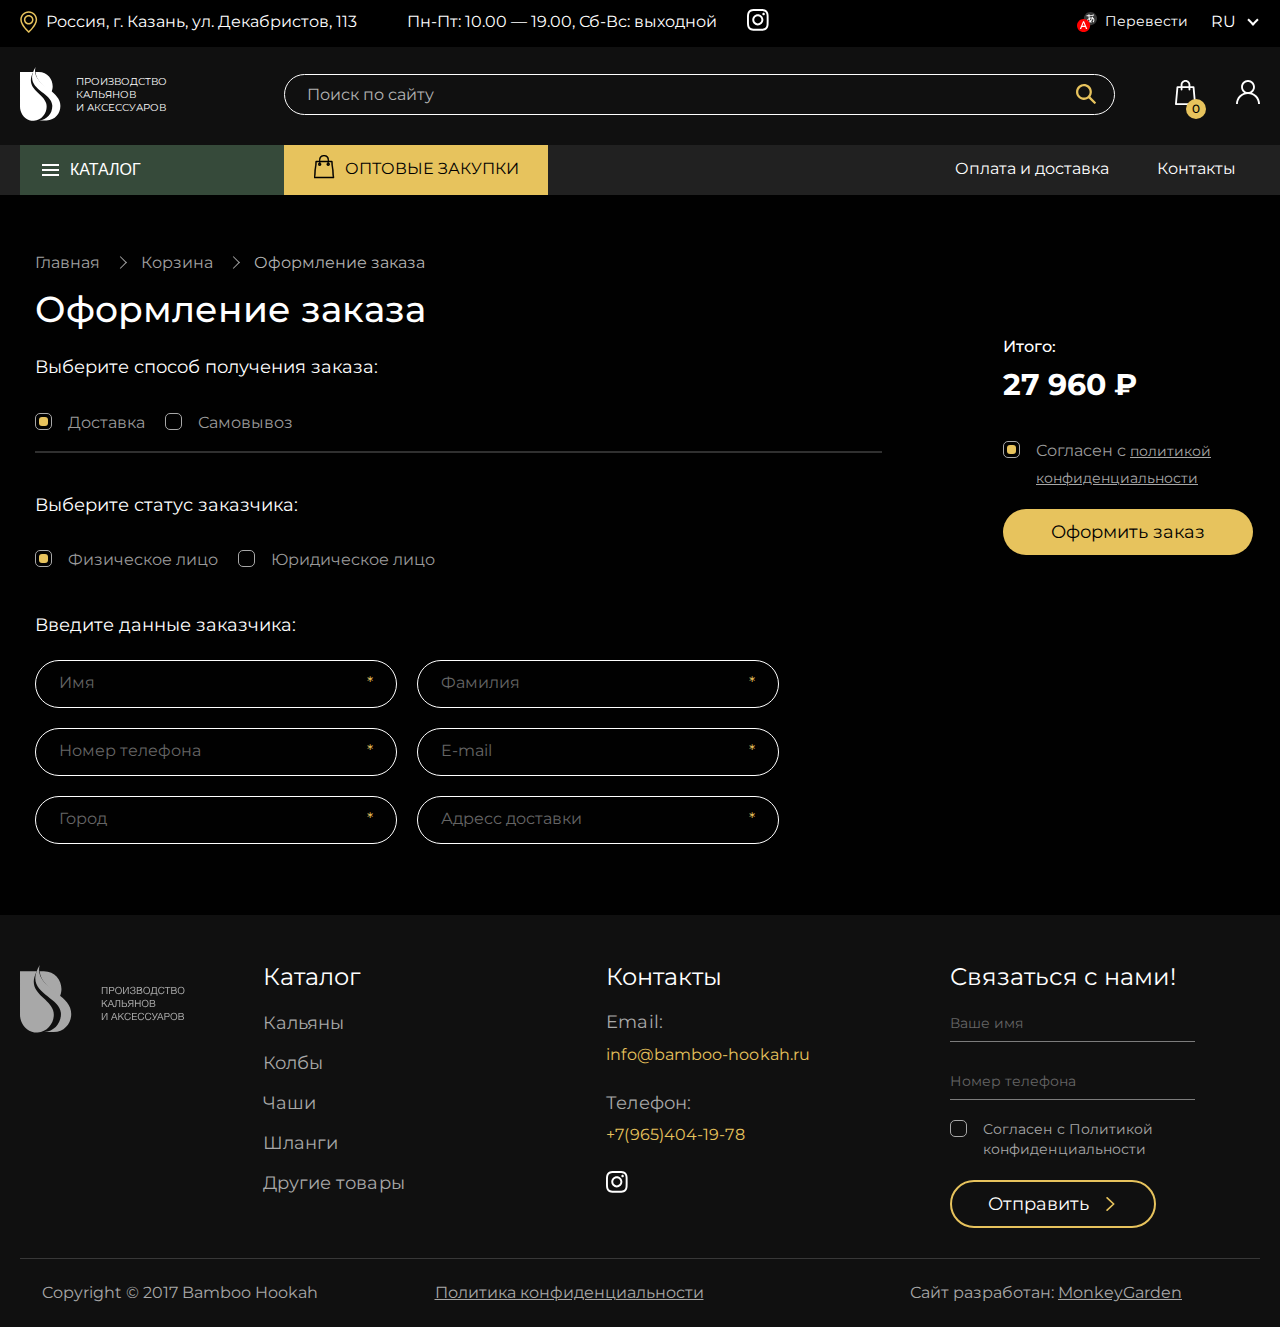
<file: order.html>
<!DOCTYPE html>
<html lang="ru">

<head>
	<meta charset="UTF-8" />
	<title>Bamboo Hookah</title>
	<meta name="description" content="Bamboo Hookah">
	<meta name="keywords" content="Bamboo Hookah">
	<meta name="author" content="John Doe">
	<meta name="viewport" content="width=device-width, initial-scale=1.0, user-scalable=no" />
	<link rel="stylesheet" href="./styles/default.css" />
	<link rel="stylesheet" href="./styles/select2.min.css" />
	<link rel="stylesheet" href="https://unpkg.com/swiper/swiper-bundle.min.css" />
	<link rel="stylesheet" href="./styles/first-paint.css" />
	<link rel="stylesheet" href="./styles/styles.css" />
</head>

<body class="nome">
	<svg width="0" height="0" class="hidden">
		<symbol xmlns="http://www.w3.org/2000/svg" fill="none" viewBox="0 0 21 24" id="button-cart">
			<g fill="currentColor">
				<path fill-rule="evenodd"
					d="M19.9929 22.4271 18.348 6.41594c-.0275-.25778-.2468-.45828-.4935-.45828h-3.0431v-.97385C14.8114 2.23412 12.673 0 10.0411 0 7.40926 0 5.27086 2.23412 5.27086 4.98381v.97385H2.14552c-.24673 0-.46606.2005-.49347.45828L.0071315 22.4271c-.0274153.1433.0274153.2865.1096615.401.082245.1146.219322.1719.356398.1719H19.5268c.1371 0 .2742-.0573.3564-.1719.0823-.1145.1371-.2577.1097-.401ZM14.5 9c.2812 0 .5.21875.5.5s-.2188.5-.5.5-.5-.21875-.5-.5.2188-.5.5-.5ZM10 1C7.7971 1 6 2.80233 6 5.01163V6h8v-.98837C14 2.80233 12.2029 1 10 1ZM5.5 9c.28125 0 .5.21875.5.5s-.21875.5-.5.5-.5-.21875-.5-.5.21875-.5.5-.5ZM2.53659 7 1 22h18L17.4634 7h-2.7988v.94646c.5488.20077.933.7457.933 1.37668 0 .80306-.6311 1.46276-1.3994 1.46276s-1.3994-.6597-1.3994-1.46276c0-.63098.3841-1.17591.9329-1.37668V7H6.15854v.94646c.54878.20077.93292.7457.93292 1.37668 0 .80306-.63109 1.46276-1.39939 1.46276-.76829 0-1.39939-.6597-1.39939-1.46276 0-.63098.38415-1.17591.93293-1.37668V7H2.53659Z"
					clip-rule="evenodd"></path>
				<path
					d="m18.348 6.41594.2486-.02555-.0001-.00089-.2485.02644Zm1.6449 16.01116-.2487.0256.0011.0108.002.0107.2456-.0471ZM14.8114 5.95766h-.25v.25h.25v-.25Zm-9.54054 0v.25h.25v-.25h-.25Zm-3.61881.45828-.2486-.02644-.00009.00089.24869.02555ZM.0071315 22.4271l.2455415.0471.00204-.0107.00111-.0108-.2486915-.0256Zm.1096615.401-.2030897.1458.2030897-.1458ZM6 6h-.25v.25H6V6Zm8 0v.25h.25V6H14ZM1 22l-.248699-.0255-.028219.2755H1V22ZM2.53659 7v-.25h-.2257l-.023.22452L2.53659 7ZM19 22v.25h.2769l-.0282-.2755L19 22ZM17.4634 7l.2487-.02548-.023-.22452h-.2257V7Zm-2.7988 0v-.25h-.25V7h.25Zm0 .94646h-.25v.17475l.1641.06003.0859-.23478Zm-.9329 0 .0859.23478.1641-.06003v-.17475h-.25Zm0-.94646h.25v-.25h-.25V7ZM6.15854 7v-.25h-.25V7h.25Zm0 .94646h-.25v.17475l.1641.06003.0859-.23478Zm-.93293 0 .08589.23478.16411-.06003v-.17475h-.25Zm0-.94646h.25v-.25h-.25V7Zm12.87369-.55851 1.6449 16.01121.4974-.0511-1.645-16.01121-.4973.0511Zm-.2448-.23383c.1128 0 .2303.09794.2449.23472l.4971-.05288c-.0402-.37879-.3614-.68184-.742-.68184v.5Zm-3.0431 0h3.0431v-.5h-3.0431v.5Zm-.25-1.22385v.97385h.5v-.97385h-.5ZM10.0411.25c2.4836 0 4.5203 2.11176 4.5203 4.73381h.5c0-2.87733-2.2401-5.23381-5.0203-5.23381v.5ZM5.52086 4.98381C5.52086 2.36176 7.55753.25 10.0411.25v-.5c-2.78012 0-5.02024 2.35648-5.02024 5.23381h.5Zm0 .97385v-.97385h-.5v.97385h.5Zm-3.37534.25h3.12534v-.5H2.14552v.5Zm-.24487.23472c.01454-.13678.13203-.23472.24487-.23472v-.5c-.38063 0-.70179.30305-.74207.68184l.4972.05288ZM.255823 22.4527 1.90074 6.44149l-.49738-.0511L-.24156 22.4016l.497383.0511Zm.064059.2297c-.059929-.0835-.076963-.1573-.067209-.2082l-.491083-.0941c-.045077.2355.047551.4482.1521133.5938l.4061787-.2915Zm.153309.0676c-.071861 0-.126295-.03-.153309-.0676l-.4061787.2915c.1374778.1915.3571967.2761.5594877.2761v-.5Zm19.053609 0H.473191v.5H19.5268v-.5Zm.1533-.0676c-.027.0376-.0814.0676-.1533.0676v.5c.2023 0 .422-.0846.5595-.2761l-.4062-.2915Zm.0672-.2082c.0098.0509-.0073.1247-.0672.2082l.4062.2915c.1046-.1456.1972-.3583.1521-.5938l-.4911.0941ZM15.25 9.5c0-.41932-.3307-.75-.75-.75v.5c.1432 0 .25.10682.25.25h.5Zm-.75.75c.4193 0 .75-.33068.75-.75h-.5c0 .14318-.1068.25-.25.25v.5Zm-.75-.75c0 .41932.3307.75.75.75v-.5c-.1432 0-.25-.10682-.25-.25h-.5Zm.75-.75c-.4193 0-.75.33068-.75.75h.5c0-.14318.1068-.25.25-.25v-.5ZM6.25 5.01163C6.25 2.93971 7.93586 1.25 10 1.25v-.5c-2.34165 0-4.25 1.91494-4.25 4.26163h.5ZM6.25 6v-.98837h-.5V6h.5ZM14 5.75H6v.5h8v-.5Zm-.25-.73837V6h.5v-.98837h-.5ZM10 1.25c2.0641 0 3.75 1.68971 3.75 3.76163h.5C14.25 2.66494 12.3417.75 10 .75v.5ZM6.25 9.5c0-.41932-.33068-.75-.75-.75v.5c.14318 0 .25.10682.25.25h.5Zm-.75.75c.41932 0 .75-.33068.75-.75h-.5c0 .14318-.10682.25-.25.25v.5Zm-.75-.75c0 .41932.33068.75.75.75v-.5c-.14318 0-.25-.10682-.25-.25h-.5Zm.75-.75c-.41932 0-.75.33068-.75.75h.5c0-.14318.10682-.25.25-.25v-.5ZM1.2487 22.0255 2.78528 7.02548l-.49739-.05096L.751301 21.9745l.497399.051ZM19 21.75H1v.5h18v-.5ZM17.2147 7.02548l1.5366 15.00002.4974-.051-1.5366-14.99998-.4974.05096ZM14.6646 7.25h2.7988v-.5h-2.7988v.5Zm.25.69646V7h-.5v.94646h.5Zm.933 1.37668c0-.73217-.4463-1.37336-1.0971-1.61146l-.1718.46956c.4468.16344.7689.61211.7689 1.1419h.5Zm-1.6494 1.71276c.9166 0 1.6494-.7822 1.6494-1.71276h-.5c0 .67553-.5295 1.21276-1.1494 1.21276v.5Zm-1.6494-1.71276c0 .93056.7327 1.71276 1.6494 1.71276v-.5c-.6199 0-1.1494-.53723-1.1494-1.21276h-.5Zm1.097-1.61146c-.6508.2381-1.097.87929-1.097 1.61146h.5c0-.52979.3221-.97846.7688-1.1419l-.1718-.46956ZM13.4817 7v.94646h.5V7h-.5Zm-7.32316.25h7.57316v-.5H6.15854v.5Zm.25.69646V7h-.5v.94646h.5Zm.93292 1.37668c0-.73217-.44621-1.37336-1.09703-1.61146l-.17179.46956c.44674.16344.76882.61211.76882 1.1419h.5ZM5.69207 11.0359c.91668 0 1.64939-.7822 1.64939-1.71276h-.5c0 .67553-.52948 1.21276-1.14939 1.21276v.5ZM4.04268 9.32314c0 .93056.73272 1.71276 1.64939 1.71276v-.5c-.61991 0-1.14939-.53723-1.14939-1.21276h-.5Zm1.09704-1.61146c-.65083.2381-1.09704.87929-1.09704 1.61146h.5c0-.52979.32208-.97846.76882-1.1419l-.17178-.46956ZM4.97561 7v.94646h.5V7h-.5Zm-2.43902.25h2.68902v-.5H2.53659v.5Z">
				</path>
			</g>
		</symbol>
		<symbol fill="none" xmlns="http://www.w3.org/2000/svg" viewBox="0 0 9 17" id="arrow">
			<path d="M1 1L9 8.506L1 16" stroke="currentColor" stroke-width="2" stroke-linecap="round"
				stroke-linejoin="round"></path>
		</symbol>
		<symbol fill="none" xmlns="http://www.w3.org/2000/svg" viewBox="0 0 11 7" id="arrow-down">
			<path id="Stroke 1" d="M10.375 1L5.68375 6L1 1" stroke="currentColor" stroke-width="2"
				stroke-linecap="round" stroke-linejoin="round"></path>
		</symbol>
		<symbol fill="none" xmlns="http://www.w3.org/2000/svg" viewBox="0 0 16 16" id="remove">
			<path d="m1.292 1.292 13.467 13.467M14.708 1.292 1.241 14.759" stroke="currentColor"
				stroke-linecap="square"></path>
		</symbol>
	</svg>
	<header class="header">
		<div class="header-top desktop">
			<div class="container header-top-wrapper">
				<div class="header-info">
					<img class="marker" src="./assets/marker.svg" alt="Адрес">
					<p>Россия, г. Казань, ул. Декабристов, 113</p>
				</div>
				<div class="header-info">
					<p>Пн-Пт: 10.00 — 19.00, Сб-Вс: выходной</p>
				</div>
				<div class="header-info">
					<a href="">
						<svg xmlns="http://www.w3.org/2000/svg" width="22" height="22" fill="none">
							<path fill="#fff"
								d="M10.8135 1.95351c2.8885 0 3.2223.01457 4.369.05831 1.0596.04373 1.6256.21868 2.003.37904.508.2041.8709.43735 1.2483.81639.3774.37904.6096.7435.8128 1.25374.1452.37904.3194.96218.3774 2.01182.0581 1.1517.0581 1.487.0581 4.38809 0 2.9011-.0145 3.2364-.0581 4.3881-.0435 1.0642-.2177 1.6328-.3774 2.0118-.2032.5103-.4354.8747-.8128 1.2538-.3774.379-.7403.6123-1.2483.8164-.3774.1458-.9579.3207-2.003.379-1.1467.0583-1.4805.0583-4.369.0583-2.88841 0-3.22226-.0146-4.36893-.0583-1.05958-.0437-1.62566-.2187-2.00304-.379-.50802-.2041-.87089-.4374-1.24827-.8164-.37739-.3791-.60963-.7435-.81284-1.2538-.14514-.379-.31932-.9621-.37738-2.0118-.05806-1.1517-.05806-1.487-.05806-4.3881 0-2.90109.01452-3.23639.05806-4.38809.04355-1.06422.21772-1.63278.37738-2.01182.20321-.51024.43545-.8747.81284-1.25374.37738-.37904.74025-.61229 1.24827-.81639.37738-.14579.95797-.32073 2.00304-.37904 1.14667-.04374 1.48052-.05831 4.36893-.05831Zm0-1.95351C7.88154 0 7.50416.0145781 6.35748.0583133 5.21081.116627 4.42701.291568 3.7303.568558 3.01907.845547 2.40946 1.21001 1.81435 1.8223 1.21924 2.42002.841854 3.03231.566072 3.74665c-.261266.68519-.449959 1.487-.5080181 2.63869C-.0000053 7.53704 0 7.91607 0 10.8609c0 2.9449.0145095 3.3239.0580539 4.4756.0580591 1.1517.2322371 1.9389.5080181 2.6387.275782.7143.638658 1.3266 1.248278 1.9243.59511.5977 1.20472.9768 1.91595 1.2538.6822.2624 1.48051.4519 2.62718.5102 1.14668.0583 1.52406.0583 4.45602.0583 2.932 0 3.3094-.0146 4.4561-.0583 1.1466-.0583 1.9304-.2332 2.6272-.5102.7112-.277 1.3208-.6415 1.9159-1.2538.5951-.5977.9725-1.21 1.2483-1.9243.2613-.6852.4499-1.487.508-2.6387.0581-1.1517.0581-1.5307.0581-4.4756 0-2.94483-.0146-3.32386-.0581-4.47556-.0581-1.15169-.2322-1.93893-.508-2.63869-.2758-.71434-.6387-1.32663-1.2483-1.92435-.5951-.59771-1.2047-.976753-1.9159-1.253742-.6822-.262412-1.4806-.451931-2.6272-.5102447C14.1229.0145781 13.76 0 10.8135 0Z" />
							<path fill="#fff"
								d="M10.8137 5.27734c-3.06262 0-5.54466 2.49291-5.54466 5.56896 0 3.076 2.48204 5.5689 5.54466 5.5689 3.0626 0 5.5447-2.4929 5.5447-5.5689 0-3.07605-2.4676-5.56896-5.5447-5.56896Zm0 9.19896c-1.98853 0-3.59968-1.6182-3.59968-3.6154 0-1.99727 1.61115-3.61547 3.59968-3.61547 1.9885 0 3.5997 1.6182 3.5997 3.61547 0 1.9972-1.6112 3.6154-3.5997 3.6154ZM16.5906 6.35619c.7135 0 1.2919-.5809 1.2919-1.29748s-.5784-1.29748-1.2919-1.29748c-.7134 0-1.2918.5809-1.2918 1.29748s.5784 1.29748 1.2918 1.29748Z" />
						</svg>
					</a>
				</div>
				<div class="header-language">
					<div class="header-language-info">
						<img src="./assets/language.svg" alt="Перевести">
						<p>Перевести</p>
					</div>
					<select class="lang" name="lang-mobile">
						<option value="">Ru</option>
						<option value="">En</option>
					</select>
				</div>
			</div>
		</div>
		<div class="header-main">
			<div class="container header-main-wrapper">
				<a href="" class="logo">
					<img src="./assets/logo.svg" alt="ПРОИЗВОДСТВО КАЛЬЯНОВ И АКСЕССУАРОВ">
					<span>ПРОИЗВОДСТВО <br /> КАЛЬЯНОВ <br /> И АКСЕССУАРОВ</span>
				</a>
				<form action="" class="search-form">
					<!-- class="active" for input open search wrapper -->
					<input type="text" placeholder="Поиск по сайту">
					<div class="search-wrapper">
						<ul class="search-list">
							<li class="search-listitem">
								<a href="">
									<figure class="cart_item-image">
										<img src="./assets/hookah-1.png">
									</figure>
									<p class="cart_item-name">Колба «Bamboo Hookah»<br>«UFO» (серебро)</p>
									<span class="prices">
										<h5 class="product-price-new">5 990 ₽</h5>
										<strike class="product-price-old">8 990 ₽</strike>
									</span>
								</a>
							</li>
							<li class="search-listitem">
								<a href="">
									<figure class="cart_item-image">
										<img src="./assets/hookah-1.png">
									</figure>
									<p class="cart_item-name">Колба «Bamboo Hookah»<br>«UFO» (серебро)</p>
									<span class="prices">
										<h5 class="product-price-current">5 990 ₽</h5>
									</span>
								</a>
							</li>
							<li class="search-listitem">
								<a href="">
									<figure class="cart_item-image">
										<img src="./assets/hookah-1.png">
									</figure>
									<p class="cart_item-name">Колба «Bamboo Hookah»<br>«UFO» (серебро)</p>
									<span class="prices">
										<h5 class="product-price-new">5 990 ₽</h5>
										<strike class="product-price-old">8 990 ₽</strike>
									</span>
								</a>
							</li>
						</ul>
					</div>

					<button class="search-form-button">
						<svg xmlns="http://www.w3.org/2000/svg" width="24" height="24" fill="none">
							<mask id="a" width="20" height="20" x="2" y="2" maskUnits="userSpaceOnUse"
								style="mask-type:alpha">
								<path fill="#fff" fill-rule="evenodd"
									d="m21.8336 20.2158-5.1748-5.2131c-.1943-.1954-.2137-.4965-.0634-.7274 2.1217-3.2543 1.6268-7.72963-1.5034-10.40274-3.012-2.5714-7.59655-2.4834-10.51481.19542-3.3497 3.07483-3.43427 8.30852-.25257 11.49242 2.71312 2.7154 6.91248 3.0451 9.99648 1.0052.2314-.1532.5349-.1332.7303.0634l5.1634 5.2022c.2234.2246.5857.2252.8097.0012l.808-.8086c.2229-.2229.2234-.584.0011-.808ZM5.94061 13.9427c-2.20799-2.2097-2.20799-5.80505 0-8.01474 2.20798-2.20969 5.80049-2.21026 8.00849 0 2.208 2.20969 2.208 5.80504 0 8.01474-2.208 2.2097-5.80051 2.2097-8.00849 0Z"
									clip-rule="evenodd" />
							</mask>
							<g mask="url(#a)">
								<path fill="#E7C35D" d="M0 0h24v24H0z" />
							</g>
						</svg>
					</button>
				</form>
				<ul class="user-controls">
					<li class="cart">
						<a href="">
							<img src="./assets/cart.svg" alt="">
							<span class="items">0</span>
						</a>
						<div class="cart_items-wrapper">
							<ul class="cart_list">
								<li class="cart_list-item">
									<a href="">
										<figure class="cart_item-image">
											<img src="./assets/hookah-1.png">
										</figure>
										<p class="cart_item-name">Колба «Bamboo Hookah»<br>«UFO» (серебро)</p>
										<span class="prices">
											<h5 class="product-price-new">5 990 ₽</h5>
											<strike class="product-price-old">8 990 ₽</strike>
										</span>
									</a>
									<button class="remove_list-item" title="Удалить из корзины">
										<svg class="icon">
											<use xlink:href="#remove"></use>
										</svg>
									</button>
								</li>
								<li class="cart_list-item">
									<a href="">
										<figure class="cart_item-image">
											<img src="./assets/hookah-1.png">
										</figure>
										<p class="cart_item-name">Колба «Bamboo Hookah»<br>«UFO» (серебро)</p>
										<span class="prices">
											<h5 class="product-price-current">5 990 ₽</h5>
										</span>
									</a>
									<button class="remove_list-item" title="Удалить из корзины">
										<svg class="icon">
											<use xlink:href="#remove"></use>
										</svg>
									</button>
								</li>
								<li class="cart_list-item">
									<a href="">
										<figure class="cart_item-image">
											<img src="./assets/hookah-1.png">
										</figure>
										<p class="cart_item-name">Колба «Bamboo Hookah»<br>«UFO» (серебро)</p>
										<span class="prices">
											<h5 class="product-price-new">5 990 ₽</h5>
											<strike class="product-price-old">8 990 ₽</strike>
										</span>
									</a>
									<button class="remove_list-item" title="Удалить из корзины">
										<svg class="icon">
											<use xlink:href="#remove"></use>
										</svg>
									</button>
								</li>
								<li class="cart_list-item">
									<a href="">
										<figure class="cart_item-image">
											<img src="./assets/hookah-1.png">
										</figure>
										<p class="cart_item-name">Колба «Bamboo Hookah»<br>«UFO» (серебро)</p>
										<span class="prices">
											<h5 class="product-price-current">5 990 ₽</h5>
										</span>
									</a>
									<button class="remove_list-item" title="Удалить из корзины">
										<svg class="icon">
											<use xlink:href="#remove"></use>
										</svg>
									</button>
								</li>
					</li>
				</ul>
				<div class="cart-footer">
					<div class="result">
						<p>Итого:</p>
						<h3>27 960 ₽</h3>
					</div>
					<a class="button go_to_cart" href="">Перейти в корзину</a>
				</div>
			</div>
			</li>
			<li>
				<a href="">
					<img src="./assets/user.svg" alt="">
				</a>
			</li>
		</div>
		</div>
		</div>
		<div class="header-navigation">
			<div class="container header-navigation-wrapper">
				<button id="menu" class="mobile-menu-button">
					<span class="burger"></span>
					МЕНЮ
				</button>
				<div class="header-catalog">
					<button id="catalog" class="catalog-button">
						<span class="burger"></span>
						КАТАЛОГ
					</button>
					<ul class="submenu">
						<li class="sticky">
							<button id="close-catalog" class="close-catalog-button">
								<span class="close"></span>
								ЗАКРЫТЬ КАТАЛОГ
							</button>
						</li>
						<li><a href="">Кальяны</a></li>
						<li><a href="">Колбы</a></li>
						<li><a href="">Мундштуки</a></li>
						<li><a href="">Аксессуары</a></li>
						<li><a href="">Чаши</a></li>
						<li><a href="">Сетки защитные</a></li>
						<li><a href="">Уголь</a></li>
						<li><a href="">Шланги</a></li>
						<li><a href="">Брендирование</a></li>
					</ul>
				</div>
				<nav class="header-menu">
					<button id="close-menu" class="close-mobile-menu-button sticky">
						<span class="close"></span>
						ЗАКРЫТЬ МЕНЮ
					</button>
					<ul>
						<li class="header-yellow">
							<a href="">
								<svg xmlns="http://www.w3.org/2000/svg" width="21" height="24" fill="none">
									<g fill="currentColor">
										<path fill-rule="evenodd"
											d="M19.9929 22.4271 18.348 6.41594c-.0275-.25778-.2468-.45828-.4935-.45828h-3.0431v-.97385C14.8114 2.23412 12.673 0 10.0411 0 7.40926 0 5.27086 2.23412 5.27086 4.98381v.97385H2.14552c-.24673 0-.46606.2005-.49347.45828L.0071315 22.4271c-.0274153.1433.0274153.2865.1096615.401.082245.1146.219322.1719.356398.1719H19.5268c.1371 0 .2742-.0573.3564-.1719.0823-.1145.1371-.2577.1097-.401ZM14.5 9c.2812 0 .5.21875.5.5s-.2188.5-.5.5-.5-.21875-.5-.5.2188-.5.5-.5ZM10 1C7.7971 1 6 2.80233 6 5.01163V6h8v-.98837C14 2.80233 12.2029 1 10 1ZM5.5 9c.28125 0 .5.21875.5.5s-.21875.5-.5.5-.5-.21875-.5-.5.21875-.5.5-.5ZM2.53659 7 1 22h18L17.4634 7h-2.7988v.94646c.5488.20077.933.7457.933 1.37668 0 .80306-.6311 1.46276-1.3994 1.46276s-1.3994-.6597-1.3994-1.46276c0-.63098.3841-1.17591.9329-1.37668V7H6.15854v.94646c.54878.20077.93292.7457.93292 1.37668 0 .80306-.63109 1.46276-1.39939 1.46276-.76829 0-1.39939-.6597-1.39939-1.46276 0-.63098.38415-1.17591.93293-1.37668V7H2.53659Z"
											clip-rule="evenodd" />
										<path
											d="m18.348 6.41594.2486-.02555-.0001-.00089-.2485.02644Zm1.6449 16.01116-.2487.0256.0011.0108.002.0107.2456-.0471ZM14.8114 5.95766h-.25v.25h.25v-.25Zm-9.54054 0v.25h.25v-.25h-.25Zm-3.61881.45828-.2486-.02644-.00009.00089.24869.02555ZM.0071315 22.4271l.2455415.0471.00204-.0107.00111-.0108-.2486915-.0256Zm.1096615.401-.2030897.1458.2030897-.1458ZM6 6h-.25v.25H6V6Zm8 0v.25h.25V6H14ZM1 22l-.248699-.0255-.028219.2755H1V22ZM2.53659 7v-.25h-.2257l-.023.22452L2.53659 7ZM19 22v.25h.2769l-.0282-.2755L19 22ZM17.4634 7l.2487-.02548-.023-.22452h-.2257V7Zm-2.7988 0v-.25h-.25V7h.25Zm0 .94646h-.25v.17475l.1641.06003.0859-.23478Zm-.9329 0 .0859.23478.1641-.06003v-.17475h-.25Zm0-.94646h.25v-.25h-.25V7ZM6.15854 7v-.25h-.25V7h.25Zm0 .94646h-.25v.17475l.1641.06003.0859-.23478Zm-.93293 0 .08589.23478.16411-.06003v-.17475h-.25Zm0-.94646h.25v-.25h-.25V7Zm12.87369-.55851 1.6449 16.01121.4974-.0511-1.645-16.01121-.4973.0511Zm-.2448-.23383c.1128 0 .2303.09794.2449.23472l.4971-.05288c-.0402-.37879-.3614-.68184-.742-.68184v.5Zm-3.0431 0h3.0431v-.5h-3.0431v.5Zm-.25-1.22385v.97385h.5v-.97385h-.5ZM10.0411.25c2.4836 0 4.5203 2.11176 4.5203 4.73381h.5c0-2.87733-2.2401-5.23381-5.0203-5.23381v.5ZM5.52086 4.98381C5.52086 2.36176 7.55753.25 10.0411.25v-.5c-2.78012 0-5.02024 2.35648-5.02024 5.23381h.5Zm0 .97385v-.97385h-.5v.97385h.5Zm-3.37534.25h3.12534v-.5H2.14552v.5Zm-.24487.23472c.01454-.13678.13203-.23472.24487-.23472v-.5c-.38063 0-.70179.30305-.74207.68184l.4972.05288ZM.255823 22.4527 1.90074 6.44149l-.49738-.0511L-.24156 22.4016l.497383.0511Zm.064059.2297c-.059929-.0835-.076963-.1573-.067209-.2082l-.491083-.0941c-.045077.2355.047551.4482.1521133.5938l.4061787-.2915Zm.153309.0676c-.071861 0-.126295-.03-.153309-.0676l-.4061787.2915c.1374778.1915.3571967.2761.5594877.2761v-.5Zm19.053609 0H.473191v.5H19.5268v-.5Zm.1533-.0676c-.027.0376-.0814.0676-.1533.0676v.5c.2023 0 .422-.0846.5595-.2761l-.4062-.2915Zm.0672-.2082c.0098.0509-.0073.1247-.0672.2082l.4062.2915c.1046-.1456.1972-.3583.1521-.5938l-.4911.0941ZM15.25 9.5c0-.41932-.3307-.75-.75-.75v.5c.1432 0 .25.10682.25.25h.5Zm-.75.75c.4193 0 .75-.33068.75-.75h-.5c0 .14318-.1068.25-.25.25v.5Zm-.75-.75c0 .41932.3307.75.75.75v-.5c-.1432 0-.25-.10682-.25-.25h-.5Zm.75-.75c-.4193 0-.75.33068-.75.75h.5c0-.14318.1068-.25.25-.25v-.5ZM6.25 5.01163C6.25 2.93971 7.93586 1.25 10 1.25v-.5c-2.34165 0-4.25 1.91494-4.25 4.26163h.5ZM6.25 6v-.98837h-.5V6h.5ZM14 5.75H6v.5h8v-.5Zm-.25-.73837V6h.5v-.98837h-.5ZM10 1.25c2.0641 0 3.75 1.68971 3.75 3.76163h.5C14.25 2.66494 12.3417.75 10 .75v.5ZM6.25 9.5c0-.41932-.33068-.75-.75-.75v.5c.14318 0 .25.10682.25.25h.5Zm-.75.75c.41932 0 .75-.33068.75-.75h-.5c0 .14318-.10682.25-.25.25v.5Zm-.75-.75c0 .41932.33068.75.75.75v-.5c-.14318 0-.25-.10682-.25-.25h-.5Zm.75-.75c-.41932 0-.75.33068-.75.75h.5c0-.14318.10682-.25.25-.25v-.5ZM1.2487 22.0255 2.78528 7.02548l-.49739-.05096L.751301 21.9745l.497399.051ZM19 21.75H1v.5h18v-.5ZM17.2147 7.02548l1.5366 15.00002.4974-.051-1.5366-14.99998-.4974.05096ZM14.6646 7.25h2.7988v-.5h-2.7988v.5Zm.25.69646V7h-.5v.94646h.5Zm.933 1.37668c0-.73217-.4463-1.37336-1.0971-1.61146l-.1718.46956c.4468.16344.7689.61211.7689 1.1419h.5Zm-1.6494 1.71276c.9166 0 1.6494-.7822 1.6494-1.71276h-.5c0 .67553-.5295 1.21276-1.1494 1.21276v.5Zm-1.6494-1.71276c0 .93056.7327 1.71276 1.6494 1.71276v-.5c-.6199 0-1.1494-.53723-1.1494-1.21276h-.5Zm1.097-1.61146c-.6508.2381-1.097.87929-1.097 1.61146h.5c0-.52979.3221-.97846.7688-1.1419l-.1718-.46956ZM13.4817 7v.94646h.5V7h-.5Zm-7.32316.25h7.57316v-.5H6.15854v.5Zm.25.69646V7h-.5v.94646h.5Zm.93292 1.37668c0-.73217-.44621-1.37336-1.09703-1.61146l-.17179.46956c.44674.16344.76882.61211.76882 1.1419h.5ZM5.69207 11.0359c.91668 0 1.64939-.7822 1.64939-1.71276h-.5c0 .67553-.52948 1.21276-1.14939 1.21276v.5ZM4.04268 9.32314c0 .93056.73272 1.71276 1.64939 1.71276v-.5c-.61991 0-1.14939-.53723-1.14939-1.21276h-.5Zm1.09704-1.61146c-.65083.2381-1.09704.87929-1.09704 1.61146h.5c0-.52979.32208-.97846.76882-1.1419l-.17178-.46956ZM4.97561 7v.94646h.5V7h-.5Zm-2.43902.25h2.68902v-.5H2.53659v.5Z" />
									</g>
								</svg>
								ОПТОВЫЕ ЗАКУПКИ
							</a>
						</li>
						<li>
							<a href="">Оплата и доставка</a>
						</li>
						<li>
							<a href="">Контакты</a>
						</li>
						<li class="header-top mobile">
							<div class="header-top-wrapper">
								<div class="header-info">
									<p>Россия, г. Казань, ул. Декабристов, 113</p>
								</div>
								<div class="header-info">
									<p>Пн-Пт: 10.00 — 19.00, Сб-Вс: выходной</p>
								</div>
								<div class="header-info">
									<div class="header-language">
										<div class="header-language-info">
											<img src="./assets/language.svg" alt="Перевести">
											<p>Перевести</p>
										</div>
										<select class="lang" name="lang-mobile">
											<option value="">Ru</option>
											<option value="">En</option>
										</select>
									</div>
									<a class="instagram" href="">
										<svg xmlns="http://www.w3.org/2000/svg" width="22" height="22" fill="none">
											<path fill="#fff"
												d="M10.8135 1.95351c2.8885 0 3.2223.01457 4.369.05831 1.0596.04373 1.6256.21868 2.003.37904.508.2041.8709.43735 1.2483.81639.3774.37904.6096.7435.8128 1.25374.1452.37904.3194.96218.3774 2.01182.0581 1.1517.0581 1.487.0581 4.38809 0 2.9011-.0145 3.2364-.0581 4.3881-.0435 1.0642-.2177 1.6328-.3774 2.0118-.2032.5103-.4354.8747-.8128 1.2538-.3774.379-.7403.6123-1.2483.8164-.3774.1458-.9579.3207-2.003.379-1.1467.0583-1.4805.0583-4.369.0583-2.88841 0-3.22226-.0146-4.36893-.0583-1.05958-.0437-1.62566-.2187-2.00304-.379-.50802-.2041-.87089-.4374-1.24827-.8164-.37739-.3791-.60963-.7435-.81284-1.2538-.14514-.379-.31932-.9621-.37738-2.0118-.05806-1.1517-.05806-1.487-.05806-4.3881 0-2.90109.01452-3.23639.05806-4.38809.04355-1.06422.21772-1.63278.37738-2.01182.20321-.51024.43545-.8747.81284-1.25374.37738-.37904.74025-.61229 1.24827-.81639.37738-.14579.95797-.32073 2.00304-.37904 1.14667-.04374 1.48052-.05831 4.36893-.05831Zm0-1.95351C7.88154 0 7.50416.0145781 6.35748.0583133 5.21081.116627 4.42701.291568 3.7303.568558 3.01907.845547 2.40946 1.21001 1.81435 1.8223 1.21924 2.42002.841854 3.03231.566072 3.74665c-.261266.68519-.449959 1.487-.5080181 2.63869C-.0000053 7.53704 0 7.91607 0 10.8609c0 2.9449.0145095 3.3239.0580539 4.4756.0580591 1.1517.2322371 1.9389.5080181 2.6387.275782.7143.638658 1.3266 1.248278 1.9243.59511.5977 1.20472.9768 1.91595 1.2538.6822.2624 1.48051.4519 2.62718.5102 1.14668.0583 1.52406.0583 4.45602.0583 2.932 0 3.3094-.0146 4.4561-.0583 1.1466-.0583 1.9304-.2332 2.6272-.5102.7112-.277 1.3208-.6415 1.9159-1.2538.5951-.5977.9725-1.21 1.2483-1.9243.2613-.6852.4499-1.487.508-2.6387.0581-1.1517.0581-1.5307.0581-4.4756 0-2.94483-.0146-3.32386-.0581-4.47556-.0581-1.15169-.2322-1.93893-.508-2.63869-.2758-.71434-.6387-1.32663-1.2483-1.92435-.5951-.59771-1.2047-.976753-1.9159-1.253742-.6822-.262412-1.4806-.451931-2.6272-.5102447C14.1229.0145781 13.76 0 10.8135 0Z" />
											<path fill="#fff"
												d="M10.8137 5.27734c-3.06262 0-5.54466 2.49291-5.54466 5.56896 0 3.076 2.48204 5.5689 5.54466 5.5689 3.0626 0 5.5447-2.4929 5.5447-5.5689 0-3.07605-2.4676-5.56896-5.5447-5.56896Zm0 9.19896c-1.98853 0-3.59968-1.6182-3.59968-3.6154 0-1.99727 1.61115-3.61547 3.59968-3.61547 1.9885 0 3.5997 1.6182 3.5997 3.61547 0 1.9972-1.6112 3.6154-3.5997 3.6154ZM16.5906 6.35619c.7135 0 1.2919-.5809 1.2919-1.29748s-.5784-1.29748-1.2919-1.29748c-.7134 0-1.2918.5809-1.2918 1.29748s.5784 1.29748 1.2918 1.29748Z" />
										</svg>
									</a>
								</div>

							</div>
			</div>
			</ul>
		</div>
		</div>
		</div>
	</header>

    <main class="home-main order">
		<div class="cart-wrapper">
			<div class="container order">
				<div class="breadcrumbs">
					<ul class="breadcrumbs-list">
						<li class="breadcrumbs-item">
							<a href="">Главная</a>
						</li>
						<li class="breadcrumbs-item">
							<a href="">Корзина</a>
						</li>
                        <li class="breadcrumbs-item">
							<p>Оформление заказа</p>
						</li>
					</ul>
					<h1 class="page-name">Оформление заказа</h1>
				</div>
			</div>
		</div>

        <div class="order-wrapper">
            <div class="container">
                <div class="order__inner">
                    <form action="" class="order__form">
                        <div class="order__left">
                            <div class="order__checkboxLine">
                                <p class="order__checkboxLine-title">Выберите способ получения заказа:</p>
                                <div class="order__checkboxLine-line">
									<div class="order__line">
										<div class="label-block">
											<input class="js-select-page" type="radio" id="delivery1" name="delivery" checked data-select-page="delivery" data-select-warning="">
											<label for="delivery1">
												<p>Доставка</p>
											</label>
										</div>
										<div class="label-block">
											<input class="js-select-page" type="radio" id="delivery2" name="delivery" data-select-page="selfDelivery" data-select-warning="selfDeliver">
											<label for="delivery2">
												<p>Самовывоз</p>
											</label>
										</div>
									</div>
									<div class="js-order__page-warning order__column" data-warning="selfDeliver">
										<div class="order__page-warning">
											<img src="assets/warning.svg" alt="" class="order__warning-img">
											<p class="order__warning-text">Самовывоз производится: с пн-сб (7:00-19:00). По адресу г. Казань, ул. Восстания, 100 </p>
										</div>
									</div>
									<hr class="order__hr">
								</div>
                            </div>
							<div class="order__page outer" data-page="delivery">
								<p class="order__checkboxLine-title">Выберите статус заказчика:</p>
                                <div class="order__checkboxLine-line">
									<div class="order__line">
										<div class="label-block">
											<input class="js-innerSelect-page" type="radio" id="status1" name="status" checked data-inner-select-page="phys">
											<label for="status1">
												<p>Физическое лицо</p>
											</label>
										</div>
										<div class="label-block">
											<input class="js-innerSelect-page" type="radio" id="status2" name="status" data-inner-select-page="ur">
											<label for="status2">
												<p>Юридическое лицо</p>
											</label>
										</div>
									</div>
								</div>
								<div class="order__page inner" data-inner-page="phys">
									<p class="order__checkboxLine-title">Введите данные заказчика:</p>
									<div class="order__inputsLine">
										<!-- Ошибка - error на label__input -->
										<!-- Правильно - success на label__input -->
										<label for="name" class="label__input">
											<input id="name" type="text" class="label__input-input" required>
											<div class="label__input-placeholder">
												<span class="label__placeholder">Имя</span>
												<p class="label__placeholder-required">*</p>
											</div> 
											<p class="label__error">Неправельный пароль</p>
										</label>
										<label for="secondName" class="label__input">
											<input id="secondName" type="text" class="label__input-input" required>
											<div class="label__input-placeholder">
												<span class="label__placeholder">Фамилия</span>
												<p class="label__placeholder-required">*</p>
											</div> 
											<p class="label__error">Неправельный пароль</p>
										</label>
										<label for="tel" class="label__input">
											<input id="tel" type="text" class="label__input-input" required>
											<div class="label__input-placeholder">
												<span class="label__placeholder">Номер телефона</span>
												<p class="label__placeholder-required">*</p>
											</div> 
											<p class="label__error">Неправельный пароль</p>
										</label>
										<label for="mail" class="label__input">
											<input id="mail" type="text" class="label__input-input" required>
											<div class="label__input-placeholder">
												<span class="label__placeholder">E-mail</span>
												<p class="label__placeholder-required">*</p>
											</div> 
											<p class="label__error">Неправельный пароль</p>
										</label>
										<label for="city" class="label__input">
											<input id="city" type="text" class="label__input-input" required>
											<div class="label__input-placeholder">
												<span class="label__placeholder">Город</span>
												<p class="label__placeholder-required">*</p>
											</div> 
											<p class="label__error">Неправельный пароль</p>
										</label>
										<label for="address" class="label__input">
											<input id="address" type="text" class="label__input-input" required>
											<div class="label__input-placeholder">
												<span class="label__placeholder">Адресс доставки</span>
												<p class="label__placeholder-required">*</p>
											</div> 
											<p class="label__error">Неправельный пароль</p>
										</label>
									</div>
								</div>
								<div class="order__page inner" data-inner-page="ur">
									<p class="order__checkboxLine-title">Введите данные заказчика:</p>
									<div class="order__inputsLine">
										<!-- Ошибка - error на label__input -->
										<!-- Правильно - success на label__input -->
										<label for="orgName" class="label__input">
											<input id="orgName" type="text" class="label__input-input" required>
											<div class="label__input-placeholder">
												<span class="label__placeholder">Название организации</span>
												<p class="label__placeholder-required">*</p>
											</div> 
											<p class="label__error">Неправельный пароль</p>
										</label>
										<label for="INN" class="label__input">
											<input id="INN" type="text" class="label__input-input" required>
											<div class="label__input-placeholder">
												<span class="label__placeholder">ИНН</span>
												<p class="label__placeholder-required">*</p>
											</div> 
											<p class="label__error">Неправельный пароль</p>
										</label>
										<label for="telUr" class="label__input">
											<input id="telUr" type="text" class="label__input-input" required>
											<div class="label__input-placeholder">
												<span class="label__placeholder">Номер телефона</span>
												<p class="label__placeholder-required">*</p>
											</div> 
											<p class="label__error">Неправельный пароль</p>
										</label>
										<label for="mailUr" class="label__input">
											<input id="mailUr" type="text" class="label__input-input" required>
											<div class="label__input-placeholder">
												<span class="label__placeholder">E-mail</span>
												<p class="label__placeholder-required">*</p>
											</div> 
											<p class="label__error">Неправельный пароль</p>
										</label>
										<label for="cityUr" class="label__input">
											<input id="cityUr" type="text" class="label__input-input" required>
											<div class="label__input-placeholder">
												<span class="label__placeholder">Город</span>
												<p class="label__placeholder-required">*</p>
											</div> 
											<p class="label__error">Неправельный пароль</p>
										</label>
										<label for="addressUr" class="label__input">
											<input id="addressUr" type="text" class="label__input-input" required>
											<div class="label__input-placeholder">
												<span class="label__placeholder">Адресс доставки</span>
												<p class="label__placeholder-required">*</p>
											</div> 
											<p class="label__error">Неправельный пароль</p>
										</label>
									</div>
								</div>
							</div>
							<div class="order__page outer" data-page="selfDelivery">
								<p class="order__checkboxLine-title">Введите данные заказчика:</p>
									<div class="order__inputsLine">
										<!-- Ошибка - error на label__input -->
										<!-- Правильно - success на label__input -->
										<label for="nameSelf" class="label__input">
											<input id="nameSelf" type="text" class="label__input-input">
											<div class="label__input-placeholder">
												<span class="label__placeholder">Имя</span>
												<p class="label__placeholder-required dontShow">*</p>
											</div> 
											<p class="label__error">Неправельный пароль</p>
										</label>
										<label for="telSelf" class="label__input">
											<input id="telSelf" type="text" class="label__input-input" required>
											<div class="label__input-placeholder">
												<span class="label__placeholder">Номер телефона</span>
												<p class="label__placeholder-required">*</p>
											</div> 
											<p class="label__error">Неправельный пароль</p>
										</label>
									</div>
							</div>
                        </div>
                        <div class="order__right">
							<p class="order__right-title">Итого:</p>
							<p class="order__right-price">27 960 ₽</p>
							<div class="order__checkboxLine-line">
								<div class="label-block">
									<input type="checkbox" id="polit" name="polit" checked>
									<label for="polit">
										<p>Согласен с <a class="polit__underline" href="#">политикой конфиденциальности</a></p>
									</label>
								</div>
							</div>
							<button type="submit" class="order__submit">Оформить заказ</button>
						</div>
                    </form>
                </div>
            </div>
        </div>

    </main>

    <footer class="footer">
		<div class="container">
			<div class="footer-top">
				<a href="" class="footer-logo">
					<img src="./assets/footer-logo.svg" alt="">
				</a>
				<div class="footer-catalog">
					<h3 class="footer-title">Каталог</h3>
					<ul class="footer-menu">
						<li><a href="">Кальяны</a></li>
						<li><a href="">Колбы</a></li>
						<li><a href="">Чаши</a></li>
						<li><a href="">Шланги</a></li>
						<li><a href="">Другие товары</a></li>
					</ul>
				</div>
				<div class="footer-contacts">
					<h3 class="footer-title">Контакты</h3>
					<div class="contact-block">
						<p>Email:</p>
						<a href="mailto:info@bamboo-hookah.ru">info@bamboo-hookah.ru</a>
					</div>
					<div class="contact-block">
						<p>Телефон:</p>
						<a href="tel:+79654041978">+7(965)404-19-78</a>
					</div>
					<div class="contact-block">
						<a href="">
							<svg xmlns="http://www.w3.org/2000/svg" width="22" height="22" fill="none">
								<path fill="#fff"
									d="M10.8135 1.95351c2.8885 0 3.2223.01457 4.369.05831 1.0596.04373 1.6256.21868 2.003.37904.508.2041.8709.43735 1.2483.81639.3774.37904.6096.7435.8128 1.25374.1452.37904.3194.96218.3774 2.01182.0581 1.1517.0581 1.487.0581 4.38809 0 2.9011-.0145 3.2364-.0581 4.3881-.0435 1.0642-.2177 1.6328-.3774 2.0118-.2032.5103-.4354.8747-.8128 1.2538-.3774.379-.7403.6123-1.2483.8164-.3774.1458-.9579.3207-2.003.379-1.1467.0583-1.4805.0583-4.369.0583-2.88841 0-3.22226-.0146-4.36893-.0583-1.05958-.0437-1.62566-.2187-2.00304-.379-.50802-.2041-.87089-.4374-1.24827-.8164-.37739-.3791-.60963-.7435-.81284-1.2538-.14514-.379-.31932-.9621-.37738-2.0118-.05806-1.1517-.05806-1.487-.05806-4.3881 0-2.90109.01452-3.23639.05806-4.38809.04355-1.06422.21772-1.63278.37738-2.01182.20321-.51024.43545-.8747.81284-1.25374.37738-.37904.74025-.61229 1.24827-.81639.37738-.14579.95797-.32073 2.00304-.37904 1.14667-.04374 1.48052-.05831 4.36893-.05831Zm0-1.95351C7.88154 0 7.50416.0145781 6.35748.0583133 5.21081.116627 4.42701.291568 3.7303.568558 3.01907.845547 2.40946 1.21001 1.81435 1.8223 1.21924 2.42002.841854 3.03231.566072 3.74665c-.261266.68519-.449959 1.487-.5080181 2.63869C-.0000053 7.53704 0 7.91607 0 10.8609c0 2.9449.0145095 3.3239.0580539 4.4756.0580591 1.1517.2322371 1.9389.5080181 2.6387.275782.7143.638658 1.3266 1.248278 1.9243.59511.5977 1.20472.9768 1.91595 1.2538.6822.2624 1.48051.4519 2.62718.5102 1.14668.0583 1.52406.0583 4.45602.0583 2.932 0 3.3094-.0146 4.4561-.0583 1.1466-.0583 1.9304-.2332 2.6272-.5102.7112-.277 1.3208-.6415 1.9159-1.2538.5951-.5977.9725-1.21 1.2483-1.9243.2613-.6852.4499-1.487.508-2.6387.0581-1.1517.0581-1.5307.0581-4.4756 0-2.94483-.0146-3.32386-.0581-4.47556-.0581-1.15169-.2322-1.93893-.508-2.63869-.2758-.71434-.6387-1.32663-1.2483-1.92435-.5951-.59771-1.2047-.976753-1.9159-1.253742-.6822-.262412-1.4806-.451931-2.6272-.5102447C14.1229.0145781 13.76 0 10.8135 0Z" />
								<path fill="#fff"
									d="M10.8137 5.27734c-3.06262 0-5.54466 2.49291-5.54466 5.56896 0 3.076 2.48204 5.5689 5.54466 5.5689 3.0626 0 5.5447-2.4929 5.5447-5.5689 0-3.07605-2.4676-5.56896-5.5447-5.56896Zm0 9.19896c-1.98853 0-3.59968-1.6182-3.59968-3.6154 0-1.99727 1.61115-3.61547 3.59968-3.61547 1.9885 0 3.5997 1.6182 3.5997 3.61547 0 1.9972-1.6112 3.6154-3.5997 3.6154ZM16.5906 6.35619c.7135 0 1.2919-.5809 1.2919-1.29748s-.5784-1.29748-1.2919-1.29748c-.7134 0-1.2918.5809-1.2918 1.29748s.5784 1.29748 1.2918 1.29748Z" />
							</svg>
						</a>
					</div>
				</div>
				<div class="footer-form">
					<h3 class="footer-title">Связаться с нами!</h3>
					<form action="">
						<div>
							<input type="text" name="name" placeholder="Ваше имя">
						</div>
						<div>
							<input type="phone" name="phone" placeholder="Номер телефона" required>
						</div>
						<div class="label-block">
							<input type="checkbox" id="privacy" name="privacy" required>
							<label for="privacy">
								<p>Согласен с Политикой конфиденциальности</p>
							</label>
						</div>
						<div>
							<button class="button" type="submit">
								Отправить
								<svg width="8" height="15" class="icon">
									<use xlink:href="#arrow"></use>
								</svg>
							</button>
						</div>
					</form>
				</div>
			</div>
			<div class="copyright">
				<p class="copyright-text">Copyright © 2017 Bamboo Hookah</p>
				<a href="" class="copyright-link">Политика конфиденциальности</a>
				<p class="copyright-text develop">Сайт разработан: <a href="">MonkeyGarden</a></p>
			</div>
		</div>
	</footer>

	<script src="./scripts/ts-select2.min.js"></script>
	<script src="https://unpkg.com/swiper/swiper-bundle.min.js"></script>
	<script src="./scripts/index.js"></script>

</body>

</html>
</file>
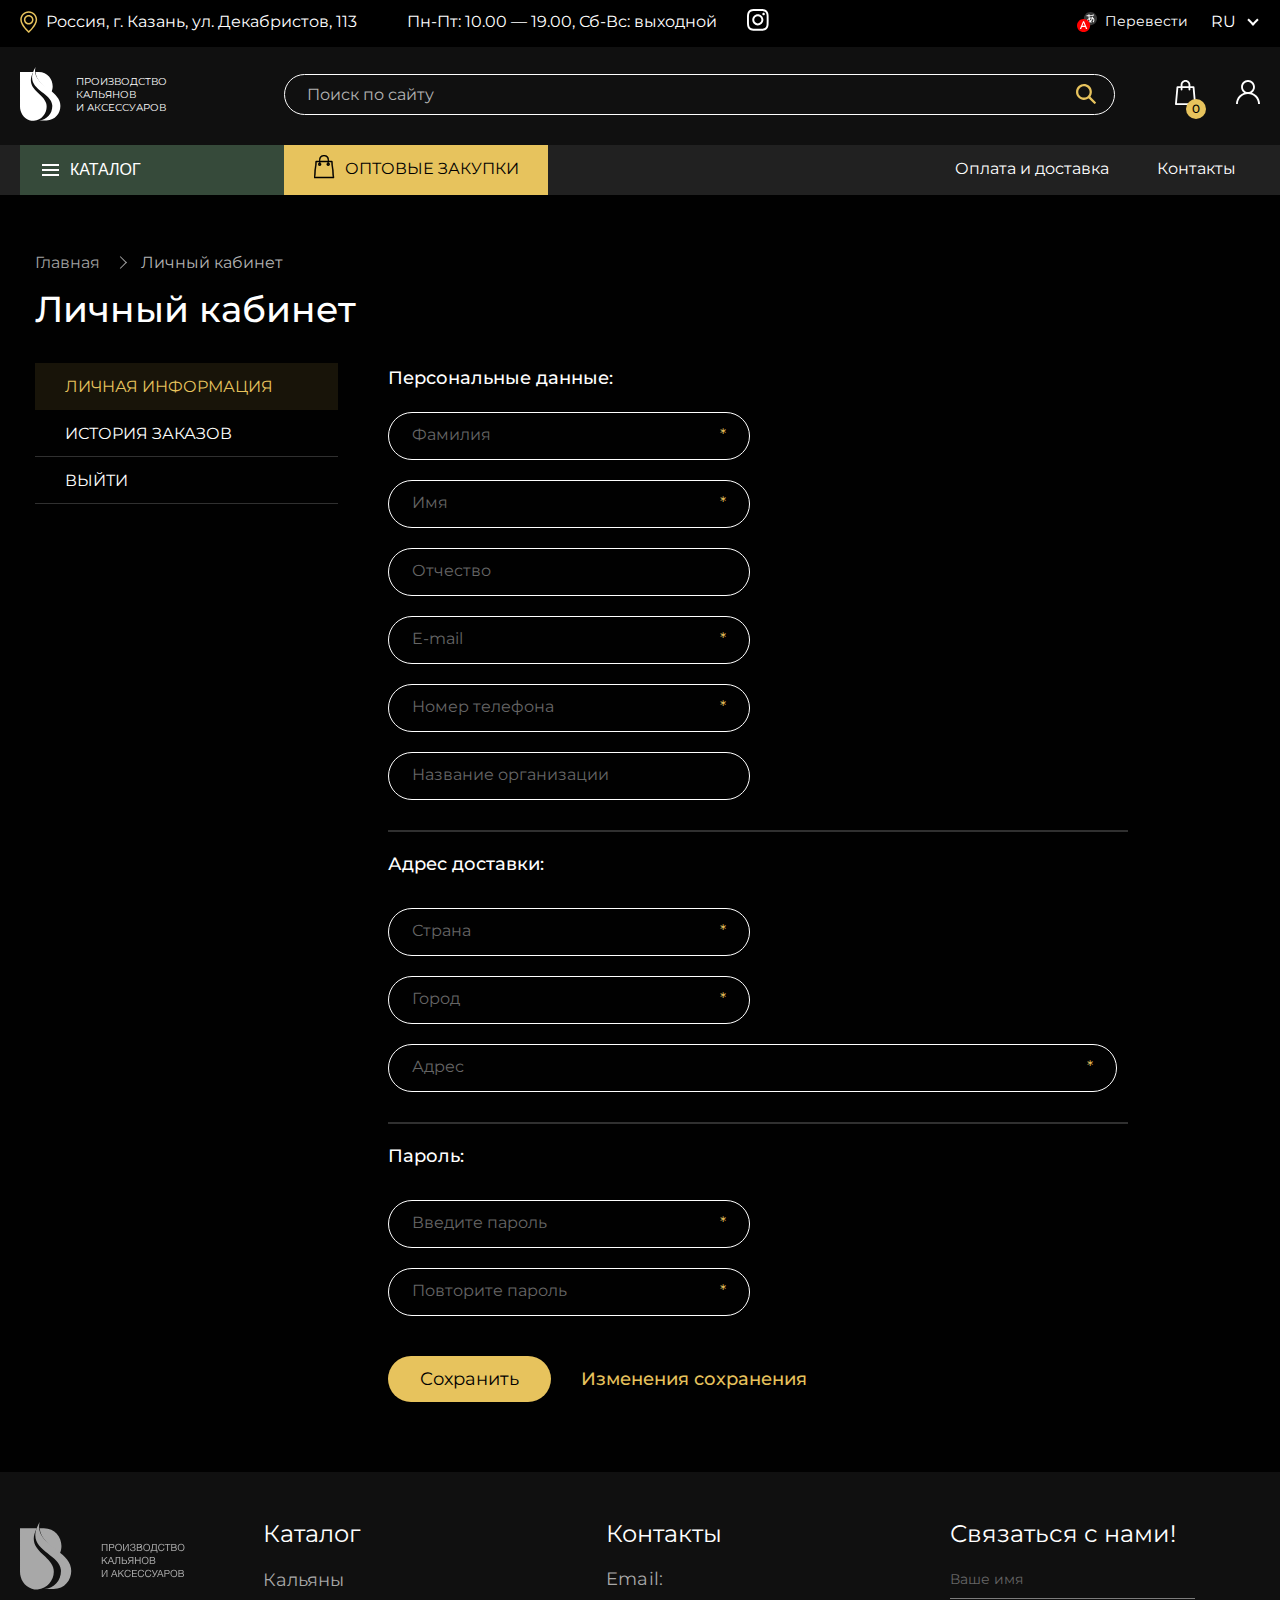
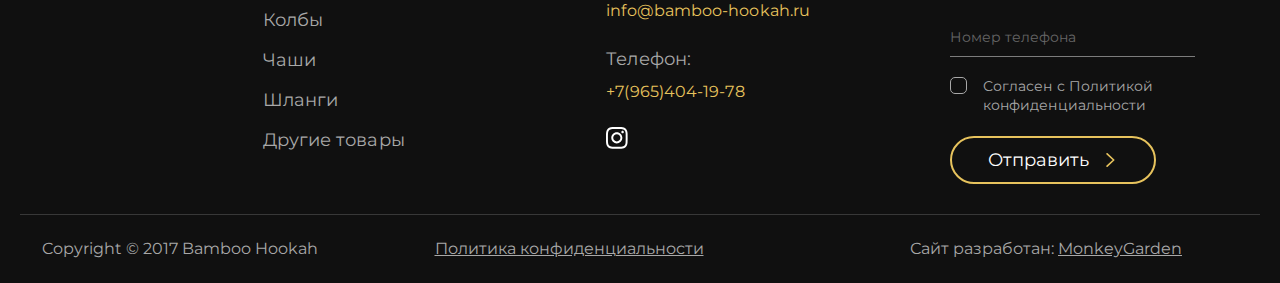
<file: profile.html>
<!DOCTYPE html>
<html lang="ru">

<head>
	<meta charset="UTF-8" />
	<title>Bamboo Hookah</title>
	<meta name="description" content="Bamboo Hookah">
	<meta name="keywords" content="Bamboo Hookah">
	<meta name="author" content="John Doe">
	<meta name="viewport" content="width=device-width, initial-scale=1.0, user-scalable=no" />
	<link rel="stylesheet" href="./styles/default.css" />
	<link rel="stylesheet" href="./styles/select2.min.css" />
	<link rel="stylesheet" href="https://unpkg.com/swiper/swiper-bundle.min.css" />
	<link rel="stylesheet" href="./styles/first-paint.css" />
	<link rel="stylesheet" href="./styles/styles.css" />
</head>

<body class="nome">
	<svg width="0" height="0" class="hidden">
		<symbol xmlns="http://www.w3.org/2000/svg" fill="none" viewBox="0 0 21 24" id="button-cart">
			<g fill="currentColor">
				<path fill-rule="evenodd"
					d="M19.9929 22.4271 18.348 6.41594c-.0275-.25778-.2468-.45828-.4935-.45828h-3.0431v-.97385C14.8114 2.23412 12.673 0 10.0411 0 7.40926 0 5.27086 2.23412 5.27086 4.98381v.97385H2.14552c-.24673 0-.46606.2005-.49347.45828L.0071315 22.4271c-.0274153.1433.0274153.2865.1096615.401.082245.1146.219322.1719.356398.1719H19.5268c.1371 0 .2742-.0573.3564-.1719.0823-.1145.1371-.2577.1097-.401ZM14.5 9c.2812 0 .5.21875.5.5s-.2188.5-.5.5-.5-.21875-.5-.5.2188-.5.5-.5ZM10 1C7.7971 1 6 2.80233 6 5.01163V6h8v-.98837C14 2.80233 12.2029 1 10 1ZM5.5 9c.28125 0 .5.21875.5.5s-.21875.5-.5.5-.5-.21875-.5-.5.21875-.5.5-.5ZM2.53659 7 1 22h18L17.4634 7h-2.7988v.94646c.5488.20077.933.7457.933 1.37668 0 .80306-.6311 1.46276-1.3994 1.46276s-1.3994-.6597-1.3994-1.46276c0-.63098.3841-1.17591.9329-1.37668V7H6.15854v.94646c.54878.20077.93292.7457.93292 1.37668 0 .80306-.63109 1.46276-1.39939 1.46276-.76829 0-1.39939-.6597-1.39939-1.46276 0-.63098.38415-1.17591.93293-1.37668V7H2.53659Z"
					clip-rule="evenodd"></path>
				<path
					d="m18.348 6.41594.2486-.02555-.0001-.00089-.2485.02644Zm1.6449 16.01116-.2487.0256.0011.0108.002.0107.2456-.0471ZM14.8114 5.95766h-.25v.25h.25v-.25Zm-9.54054 0v.25h.25v-.25h-.25Zm-3.61881.45828-.2486-.02644-.00009.00089.24869.02555ZM.0071315 22.4271l.2455415.0471.00204-.0107.00111-.0108-.2486915-.0256Zm.1096615.401-.2030897.1458.2030897-.1458ZM6 6h-.25v.25H6V6Zm8 0v.25h.25V6H14ZM1 22l-.248699-.0255-.028219.2755H1V22ZM2.53659 7v-.25h-.2257l-.023.22452L2.53659 7ZM19 22v.25h.2769l-.0282-.2755L19 22ZM17.4634 7l.2487-.02548-.023-.22452h-.2257V7Zm-2.7988 0v-.25h-.25V7h.25Zm0 .94646h-.25v.17475l.1641.06003.0859-.23478Zm-.9329 0 .0859.23478.1641-.06003v-.17475h-.25Zm0-.94646h.25v-.25h-.25V7ZM6.15854 7v-.25h-.25V7h.25Zm0 .94646h-.25v.17475l.1641.06003.0859-.23478Zm-.93293 0 .08589.23478.16411-.06003v-.17475h-.25Zm0-.94646h.25v-.25h-.25V7Zm12.87369-.55851 1.6449 16.01121.4974-.0511-1.645-16.01121-.4973.0511Zm-.2448-.23383c.1128 0 .2303.09794.2449.23472l.4971-.05288c-.0402-.37879-.3614-.68184-.742-.68184v.5Zm-3.0431 0h3.0431v-.5h-3.0431v.5Zm-.25-1.22385v.97385h.5v-.97385h-.5ZM10.0411.25c2.4836 0 4.5203 2.11176 4.5203 4.73381h.5c0-2.87733-2.2401-5.23381-5.0203-5.23381v.5ZM5.52086 4.98381C5.52086 2.36176 7.55753.25 10.0411.25v-.5c-2.78012 0-5.02024 2.35648-5.02024 5.23381h.5Zm0 .97385v-.97385h-.5v.97385h.5Zm-3.37534.25h3.12534v-.5H2.14552v.5Zm-.24487.23472c.01454-.13678.13203-.23472.24487-.23472v-.5c-.38063 0-.70179.30305-.74207.68184l.4972.05288ZM.255823 22.4527 1.90074 6.44149l-.49738-.0511L-.24156 22.4016l.497383.0511Zm.064059.2297c-.059929-.0835-.076963-.1573-.067209-.2082l-.491083-.0941c-.045077.2355.047551.4482.1521133.5938l.4061787-.2915Zm.153309.0676c-.071861 0-.126295-.03-.153309-.0676l-.4061787.2915c.1374778.1915.3571967.2761.5594877.2761v-.5Zm19.053609 0H.473191v.5H19.5268v-.5Zm.1533-.0676c-.027.0376-.0814.0676-.1533.0676v.5c.2023 0 .422-.0846.5595-.2761l-.4062-.2915Zm.0672-.2082c.0098.0509-.0073.1247-.0672.2082l.4062.2915c.1046-.1456.1972-.3583.1521-.5938l-.4911.0941ZM15.25 9.5c0-.41932-.3307-.75-.75-.75v.5c.1432 0 .25.10682.25.25h.5Zm-.75.75c.4193 0 .75-.33068.75-.75h-.5c0 .14318-.1068.25-.25.25v.5Zm-.75-.75c0 .41932.3307.75.75.75v-.5c-.1432 0-.25-.10682-.25-.25h-.5Zm.75-.75c-.4193 0-.75.33068-.75.75h.5c0-.14318.1068-.25.25-.25v-.5ZM6.25 5.01163C6.25 2.93971 7.93586 1.25 10 1.25v-.5c-2.34165 0-4.25 1.91494-4.25 4.26163h.5ZM6.25 6v-.98837h-.5V6h.5ZM14 5.75H6v.5h8v-.5Zm-.25-.73837V6h.5v-.98837h-.5ZM10 1.25c2.0641 0 3.75 1.68971 3.75 3.76163h.5C14.25 2.66494 12.3417.75 10 .75v.5ZM6.25 9.5c0-.41932-.33068-.75-.75-.75v.5c.14318 0 .25.10682.25.25h.5Zm-.75.75c.41932 0 .75-.33068.75-.75h-.5c0 .14318-.10682.25-.25.25v.5Zm-.75-.75c0 .41932.33068.75.75.75v-.5c-.14318 0-.25-.10682-.25-.25h-.5Zm.75-.75c-.41932 0-.75.33068-.75.75h.5c0-.14318.10682-.25.25-.25v-.5ZM1.2487 22.0255 2.78528 7.02548l-.49739-.05096L.751301 21.9745l.497399.051ZM19 21.75H1v.5h18v-.5ZM17.2147 7.02548l1.5366 15.00002.4974-.051-1.5366-14.99998-.4974.05096ZM14.6646 7.25h2.7988v-.5h-2.7988v.5Zm.25.69646V7h-.5v.94646h.5Zm.933 1.37668c0-.73217-.4463-1.37336-1.0971-1.61146l-.1718.46956c.4468.16344.7689.61211.7689 1.1419h.5Zm-1.6494 1.71276c.9166 0 1.6494-.7822 1.6494-1.71276h-.5c0 .67553-.5295 1.21276-1.1494 1.21276v.5Zm-1.6494-1.71276c0 .93056.7327 1.71276 1.6494 1.71276v-.5c-.6199 0-1.1494-.53723-1.1494-1.21276h-.5Zm1.097-1.61146c-.6508.2381-1.097.87929-1.097 1.61146h.5c0-.52979.3221-.97846.7688-1.1419l-.1718-.46956ZM13.4817 7v.94646h.5V7h-.5Zm-7.32316.25h7.57316v-.5H6.15854v.5Zm.25.69646V7h-.5v.94646h.5Zm.93292 1.37668c0-.73217-.44621-1.37336-1.09703-1.61146l-.17179.46956c.44674.16344.76882.61211.76882 1.1419h.5ZM5.69207 11.0359c.91668 0 1.64939-.7822 1.64939-1.71276h-.5c0 .67553-.52948 1.21276-1.14939 1.21276v.5ZM4.04268 9.32314c0 .93056.73272 1.71276 1.64939 1.71276v-.5c-.61991 0-1.14939-.53723-1.14939-1.21276h-.5Zm1.09704-1.61146c-.65083.2381-1.09704.87929-1.09704 1.61146h.5c0-.52979.32208-.97846.76882-1.1419l-.17178-.46956ZM4.97561 7v.94646h.5V7h-.5Zm-2.43902.25h2.68902v-.5H2.53659v.5Z">
				</path>
			</g>
		</symbol>
		<symbol fill="none" xmlns="http://www.w3.org/2000/svg" viewBox="0 0 9 17" id="arrow">
			<path d="M1 1L9 8.506L1 16" stroke="currentColor" stroke-width="2" stroke-linecap="round"
				stroke-linejoin="round"></path>
		</symbol>
		<symbol fill="none" xmlns="http://www.w3.org/2000/svg" viewBox="0 0 11 7" id="arrow-down">
			<path id="Stroke 1" d="M10.375 1L5.68375 6L1 1" stroke="currentColor" stroke-width="2"
				stroke-linecap="round" stroke-linejoin="round"></path>
		</symbol>
		<symbol fill="none" xmlns="http://www.w3.org/2000/svg" viewBox="0 0 16 16" id="remove">
			<path d="m1.292 1.292 13.467 13.467M14.708 1.292 1.241 14.759" stroke="currentColor"
				stroke-linecap="square"></path>
		</symbol>
	</svg>
	<header class="header">
		<div class="header-top desktop">
			<div class="container header-top-wrapper">
				<div class="header-info">
					<img class="marker" src="./assets/marker.svg" alt="Адрес">
					<p>Россия, г. Казань, ул. Декабристов, 113</p>
				</div>
				<div class="header-info">
					<p>Пн-Пт: 10.00 — 19.00, Сб-Вс: выходной</p>
				</div>
				<div class="header-info">
					<a href="">
						<svg xmlns="http://www.w3.org/2000/svg" width="22" height="22" fill="none">
							<path fill="#fff"
								d="M10.8135 1.95351c2.8885 0 3.2223.01457 4.369.05831 1.0596.04373 1.6256.21868 2.003.37904.508.2041.8709.43735 1.2483.81639.3774.37904.6096.7435.8128 1.25374.1452.37904.3194.96218.3774 2.01182.0581 1.1517.0581 1.487.0581 4.38809 0 2.9011-.0145 3.2364-.0581 4.3881-.0435 1.0642-.2177 1.6328-.3774 2.0118-.2032.5103-.4354.8747-.8128 1.2538-.3774.379-.7403.6123-1.2483.8164-.3774.1458-.9579.3207-2.003.379-1.1467.0583-1.4805.0583-4.369.0583-2.88841 0-3.22226-.0146-4.36893-.0583-1.05958-.0437-1.62566-.2187-2.00304-.379-.50802-.2041-.87089-.4374-1.24827-.8164-.37739-.3791-.60963-.7435-.81284-1.2538-.14514-.379-.31932-.9621-.37738-2.0118-.05806-1.1517-.05806-1.487-.05806-4.3881 0-2.90109.01452-3.23639.05806-4.38809.04355-1.06422.21772-1.63278.37738-2.01182.20321-.51024.43545-.8747.81284-1.25374.37738-.37904.74025-.61229 1.24827-.81639.37738-.14579.95797-.32073 2.00304-.37904 1.14667-.04374 1.48052-.05831 4.36893-.05831Zm0-1.95351C7.88154 0 7.50416.0145781 6.35748.0583133 5.21081.116627 4.42701.291568 3.7303.568558 3.01907.845547 2.40946 1.21001 1.81435 1.8223 1.21924 2.42002.841854 3.03231.566072 3.74665c-.261266.68519-.449959 1.487-.5080181 2.63869C-.0000053 7.53704 0 7.91607 0 10.8609c0 2.9449.0145095 3.3239.0580539 4.4756.0580591 1.1517.2322371 1.9389.5080181 2.6387.275782.7143.638658 1.3266 1.248278 1.9243.59511.5977 1.20472.9768 1.91595 1.2538.6822.2624 1.48051.4519 2.62718.5102 1.14668.0583 1.52406.0583 4.45602.0583 2.932 0 3.3094-.0146 4.4561-.0583 1.1466-.0583 1.9304-.2332 2.6272-.5102.7112-.277 1.3208-.6415 1.9159-1.2538.5951-.5977.9725-1.21 1.2483-1.9243.2613-.6852.4499-1.487.508-2.6387.0581-1.1517.0581-1.5307.0581-4.4756 0-2.94483-.0146-3.32386-.0581-4.47556-.0581-1.15169-.2322-1.93893-.508-2.63869-.2758-.71434-.6387-1.32663-1.2483-1.92435-.5951-.59771-1.2047-.976753-1.9159-1.253742-.6822-.262412-1.4806-.451931-2.6272-.5102447C14.1229.0145781 13.76 0 10.8135 0Z" />
							<path fill="#fff"
								d="M10.8137 5.27734c-3.06262 0-5.54466 2.49291-5.54466 5.56896 0 3.076 2.48204 5.5689 5.54466 5.5689 3.0626 0 5.5447-2.4929 5.5447-5.5689 0-3.07605-2.4676-5.56896-5.5447-5.56896Zm0 9.19896c-1.98853 0-3.59968-1.6182-3.59968-3.6154 0-1.99727 1.61115-3.61547 3.59968-3.61547 1.9885 0 3.5997 1.6182 3.5997 3.61547 0 1.9972-1.6112 3.6154-3.5997 3.6154ZM16.5906 6.35619c.7135 0 1.2919-.5809 1.2919-1.29748s-.5784-1.29748-1.2919-1.29748c-.7134 0-1.2918.5809-1.2918 1.29748s.5784 1.29748 1.2918 1.29748Z" />
						</svg>
					</a>
				</div>
				<div class="header-language">
					<div class="header-language-info">
						<img src="./assets/language.svg" alt="Перевести">
						<p>Перевести</p>
					</div>
					<select class="lang" name="lang-mobile">
						<option value="">Ru</option>
						<option value="">En</option>
					</select>
				</div>
			</div>
		</div>
		<div class="header-main">
			<div class="container header-main-wrapper">
				<a href="" class="logo">
					<img src="./assets/logo.svg" alt="ПРОИЗВОДСТВО КАЛЬЯНОВ И АКСЕССУАРОВ">
					<span>ПРОИЗВОДСТВО <br /> КАЛЬЯНОВ <br /> И АКСЕССУАРОВ</span>
				</a>
				<form action="" class="search-form">
					<!-- class="active" for input open search wrapper -->
					<input type="text" placeholder="Поиск по сайту">
					<div class="search-wrapper">
						<ul class="search-list">
							<li class="search-listitem">
								<a href="">
									<figure class="cart_item-image">
										<img src="./assets/hookah-1.png">
									</figure>
									<p class="cart_item-name">Колба «Bamboo Hookah»<br>«UFO» (серебро)</p>
									<span class="prices">
										<h5 class="product-price-new">5 990 ₽</h5>
										<strike class="product-price-old">8 990 ₽</strike>
									</span>
								</a>
							</li>
							<li class="search-listitem">
								<a href="">
									<figure class="cart_item-image">
										<img src="./assets/hookah-1.png">
									</figure>
									<p class="cart_item-name">Колба «Bamboo Hookah»<br>«UFO» (серебро)</p>
									<span class="prices">
										<h5 class="product-price-current">5 990 ₽</h5>
									</span>
								</a>
							</li>
							<li class="search-listitem">
								<a href="">
									<figure class="cart_item-image">
										<img src="./assets/hookah-1.png">
									</figure>
									<p class="cart_item-name">Колба «Bamboo Hookah»<br>«UFO» (серебро)</p>
									<span class="prices">
										<h5 class="product-price-new">5 990 ₽</h5>
										<strike class="product-price-old">8 990 ₽</strike>
									</span>
								</a>
							</li>
						</ul>
					</div>

					<button class="search-form-button">
						<svg xmlns="http://www.w3.org/2000/svg" width="24" height="24" fill="none">
							<mask id="a" width="20" height="20" x="2" y="2" maskUnits="userSpaceOnUse"
								style="mask-type:alpha">
								<path fill="#fff" fill-rule="evenodd"
									d="m21.8336 20.2158-5.1748-5.2131c-.1943-.1954-.2137-.4965-.0634-.7274 2.1217-3.2543 1.6268-7.72963-1.5034-10.40274-3.012-2.5714-7.59655-2.4834-10.51481.19542-3.3497 3.07483-3.43427 8.30852-.25257 11.49242 2.71312 2.7154 6.91248 3.0451 9.99648 1.0052.2314-.1532.5349-.1332.7303.0634l5.1634 5.2022c.2234.2246.5857.2252.8097.0012l.808-.8086c.2229-.2229.2234-.584.0011-.808ZM5.94061 13.9427c-2.20799-2.2097-2.20799-5.80505 0-8.01474 2.20798-2.20969 5.80049-2.21026 8.00849 0 2.208 2.20969 2.208 5.80504 0 8.01474-2.208 2.2097-5.80051 2.2097-8.00849 0Z"
									clip-rule="evenodd" />
							</mask>
							<g mask="url(#a)">
								<path fill="#E7C35D" d="M0 0h24v24H0z" />
							</g>
						</svg>
					</button>
				</form>
				<ul class="user-controls">
					<li class="cart">
						<a href="">
							<img src="./assets/cart.svg" alt="">
							<span class="items">0</span>
						</a>
						<div class="cart_items-wrapper">
							<ul class="cart_list">
								<li class="cart_list-item">
									<a href="">
										<figure class="cart_item-image">
											<img src="./assets/hookah-1.png">
										</figure>
										<p class="cart_item-name">Колба «Bamboo Hookah»<br>«UFO» (серебро)</p>
										<span class="prices">
											<h5 class="product-price-new">5 990 ₽</h5>
											<strike class="product-price-old">8 990 ₽</strike>
										</span>
									</a>
									<button class="remove_list-item" title="Удалить из корзины">
										<svg class="icon">
											<use xlink:href="#remove"></use>
										</svg>
									</button>
								</li>
								<li class="cart_list-item">
									<a href="">
										<figure class="cart_item-image">
											<img src="./assets/hookah-1.png">
										</figure>
										<p class="cart_item-name">Колба «Bamboo Hookah»<br>«UFO» (серебро)</p>
										<span class="prices">
											<h5 class="product-price-current">5 990 ₽</h5>
										</span>
									</a>
									<button class="remove_list-item" title="Удалить из корзины">
										<svg class="icon">
											<use xlink:href="#remove"></use>
										</svg>
									</button>
								</li>
								<li class="cart_list-item">
									<a href="">
										<figure class="cart_item-image">
											<img src="./assets/hookah-1.png">
										</figure>
										<p class="cart_item-name">Колба «Bamboo Hookah»<br>«UFO» (серебро)</p>
										<span class="prices">
											<h5 class="product-price-new">5 990 ₽</h5>
											<strike class="product-price-old">8 990 ₽</strike>
										</span>
									</a>
									<button class="remove_list-item" title="Удалить из корзины">
										<svg class="icon">
											<use xlink:href="#remove"></use>
										</svg>
									</button>
								</li>
								<li class="cart_list-item">
									<a href="">
										<figure class="cart_item-image">
											<img src="./assets/hookah-1.png">
										</figure>
										<p class="cart_item-name">Колба «Bamboo Hookah»<br>«UFO» (серебро)</p>
										<span class="prices">
											<h5 class="product-price-current">5 990 ₽</h5>
										</span>
									</a>
									<button class="remove_list-item" title="Удалить из корзины">
										<svg class="icon">
											<use xlink:href="#remove"></use>
										</svg>
									</button>
								</li>
					</li>
				</ul>
				<div class="cart-footer">
					<div class="result">
						<p>Итого:</p>
						<h3>27 960 ₽</h3>
					</div>
					<a class="button go_to_cart" href="">Перейти в корзину</a>
				</div>
			</div>
			</li>
			<li>
				<a href="">
					<img src="./assets/user.svg" alt="">
				</a>
			</li>
		</div>
		</div>
		</div>
		<div class="header-navigation">
			<div class="container header-navigation-wrapper">
				<button id="menu" class="mobile-menu-button">
					<span class="burger"></span>
					МЕНЮ
				</button>
				<div class="header-catalog">
					<button id="catalog" class="catalog-button">
						<span class="burger"></span>
						КАТАЛОГ
					</button>
					<ul class="submenu">
						<li class="sticky">
							<button id="close-catalog" class="close-catalog-button">
								<span class="close"></span>
								ЗАКРЫТЬ КАТАЛОГ
							</button>
						</li>
						<li><a href="">Кальяны</a></li>
						<li><a href="">Колбы</a></li>
						<li><a href="">Мундштуки</a></li>
						<li><a href="">Аксессуары</a></li>
						<li><a href="">Чаши</a></li>
						<li><a href="">Сетки защитные</a></li>
						<li><a href="">Уголь</a></li>
						<li><a href="">Шланги</a></li>
						<li><a href="">Брендирование</a></li>
					</ul>
				</div>
				<nav class="header-menu">
					<button id="close-menu" class="close-mobile-menu-button sticky">
						<span class="close"></span>
						ЗАКРЫТЬ МЕНЮ
					</button>
					<ul>
						<li class="header-yellow">
							<a href="">
								<svg xmlns="http://www.w3.org/2000/svg" width="21" height="24" fill="none">
									<g fill="currentColor">
										<path fill-rule="evenodd"
											d="M19.9929 22.4271 18.348 6.41594c-.0275-.25778-.2468-.45828-.4935-.45828h-3.0431v-.97385C14.8114 2.23412 12.673 0 10.0411 0 7.40926 0 5.27086 2.23412 5.27086 4.98381v.97385H2.14552c-.24673 0-.46606.2005-.49347.45828L.0071315 22.4271c-.0274153.1433.0274153.2865.1096615.401.082245.1146.219322.1719.356398.1719H19.5268c.1371 0 .2742-.0573.3564-.1719.0823-.1145.1371-.2577.1097-.401ZM14.5 9c.2812 0 .5.21875.5.5s-.2188.5-.5.5-.5-.21875-.5-.5.2188-.5.5-.5ZM10 1C7.7971 1 6 2.80233 6 5.01163V6h8v-.98837C14 2.80233 12.2029 1 10 1ZM5.5 9c.28125 0 .5.21875.5.5s-.21875.5-.5.5-.5-.21875-.5-.5.21875-.5.5-.5ZM2.53659 7 1 22h18L17.4634 7h-2.7988v.94646c.5488.20077.933.7457.933 1.37668 0 .80306-.6311 1.46276-1.3994 1.46276s-1.3994-.6597-1.3994-1.46276c0-.63098.3841-1.17591.9329-1.37668V7H6.15854v.94646c.54878.20077.93292.7457.93292 1.37668 0 .80306-.63109 1.46276-1.39939 1.46276-.76829 0-1.39939-.6597-1.39939-1.46276 0-.63098.38415-1.17591.93293-1.37668V7H2.53659Z"
											clip-rule="evenodd" />
										<path
											d="m18.348 6.41594.2486-.02555-.0001-.00089-.2485.02644Zm1.6449 16.01116-.2487.0256.0011.0108.002.0107.2456-.0471ZM14.8114 5.95766h-.25v.25h.25v-.25Zm-9.54054 0v.25h.25v-.25h-.25Zm-3.61881.45828-.2486-.02644-.00009.00089.24869.02555ZM.0071315 22.4271l.2455415.0471.00204-.0107.00111-.0108-.2486915-.0256Zm.1096615.401-.2030897.1458.2030897-.1458ZM6 6h-.25v.25H6V6Zm8 0v.25h.25V6H14ZM1 22l-.248699-.0255-.028219.2755H1V22ZM2.53659 7v-.25h-.2257l-.023.22452L2.53659 7ZM19 22v.25h.2769l-.0282-.2755L19 22ZM17.4634 7l.2487-.02548-.023-.22452h-.2257V7Zm-2.7988 0v-.25h-.25V7h.25Zm0 .94646h-.25v.17475l.1641.06003.0859-.23478Zm-.9329 0 .0859.23478.1641-.06003v-.17475h-.25Zm0-.94646h.25v-.25h-.25V7ZM6.15854 7v-.25h-.25V7h.25Zm0 .94646h-.25v.17475l.1641.06003.0859-.23478Zm-.93293 0 .08589.23478.16411-.06003v-.17475h-.25Zm0-.94646h.25v-.25h-.25V7Zm12.87369-.55851 1.6449 16.01121.4974-.0511-1.645-16.01121-.4973.0511Zm-.2448-.23383c.1128 0 .2303.09794.2449.23472l.4971-.05288c-.0402-.37879-.3614-.68184-.742-.68184v.5Zm-3.0431 0h3.0431v-.5h-3.0431v.5Zm-.25-1.22385v.97385h.5v-.97385h-.5ZM10.0411.25c2.4836 0 4.5203 2.11176 4.5203 4.73381h.5c0-2.87733-2.2401-5.23381-5.0203-5.23381v.5ZM5.52086 4.98381C5.52086 2.36176 7.55753.25 10.0411.25v-.5c-2.78012 0-5.02024 2.35648-5.02024 5.23381h.5Zm0 .97385v-.97385h-.5v.97385h.5Zm-3.37534.25h3.12534v-.5H2.14552v.5Zm-.24487.23472c.01454-.13678.13203-.23472.24487-.23472v-.5c-.38063 0-.70179.30305-.74207.68184l.4972.05288ZM.255823 22.4527 1.90074 6.44149l-.49738-.0511L-.24156 22.4016l.497383.0511Zm.064059.2297c-.059929-.0835-.076963-.1573-.067209-.2082l-.491083-.0941c-.045077.2355.047551.4482.1521133.5938l.4061787-.2915Zm.153309.0676c-.071861 0-.126295-.03-.153309-.0676l-.4061787.2915c.1374778.1915.3571967.2761.5594877.2761v-.5Zm19.053609 0H.473191v.5H19.5268v-.5Zm.1533-.0676c-.027.0376-.0814.0676-.1533.0676v.5c.2023 0 .422-.0846.5595-.2761l-.4062-.2915Zm.0672-.2082c.0098.0509-.0073.1247-.0672.2082l.4062.2915c.1046-.1456.1972-.3583.1521-.5938l-.4911.0941ZM15.25 9.5c0-.41932-.3307-.75-.75-.75v.5c.1432 0 .25.10682.25.25h.5Zm-.75.75c.4193 0 .75-.33068.75-.75h-.5c0 .14318-.1068.25-.25.25v.5Zm-.75-.75c0 .41932.3307.75.75.75v-.5c-.1432 0-.25-.10682-.25-.25h-.5Zm.75-.75c-.4193 0-.75.33068-.75.75h.5c0-.14318.1068-.25.25-.25v-.5ZM6.25 5.01163C6.25 2.93971 7.93586 1.25 10 1.25v-.5c-2.34165 0-4.25 1.91494-4.25 4.26163h.5ZM6.25 6v-.98837h-.5V6h.5ZM14 5.75H6v.5h8v-.5Zm-.25-.73837V6h.5v-.98837h-.5ZM10 1.25c2.0641 0 3.75 1.68971 3.75 3.76163h.5C14.25 2.66494 12.3417.75 10 .75v.5ZM6.25 9.5c0-.41932-.33068-.75-.75-.75v.5c.14318 0 .25.10682.25.25h.5Zm-.75.75c.41932 0 .75-.33068.75-.75h-.5c0 .14318-.10682.25-.25.25v.5Zm-.75-.75c0 .41932.33068.75.75.75v-.5c-.14318 0-.25-.10682-.25-.25h-.5Zm.75-.75c-.41932 0-.75.33068-.75.75h.5c0-.14318.10682-.25.25-.25v-.5ZM1.2487 22.0255 2.78528 7.02548l-.49739-.05096L.751301 21.9745l.497399.051ZM19 21.75H1v.5h18v-.5ZM17.2147 7.02548l1.5366 15.00002.4974-.051-1.5366-14.99998-.4974.05096ZM14.6646 7.25h2.7988v-.5h-2.7988v.5Zm.25.69646V7h-.5v.94646h.5Zm.933 1.37668c0-.73217-.4463-1.37336-1.0971-1.61146l-.1718.46956c.4468.16344.7689.61211.7689 1.1419h.5Zm-1.6494 1.71276c.9166 0 1.6494-.7822 1.6494-1.71276h-.5c0 .67553-.5295 1.21276-1.1494 1.21276v.5Zm-1.6494-1.71276c0 .93056.7327 1.71276 1.6494 1.71276v-.5c-.6199 0-1.1494-.53723-1.1494-1.21276h-.5Zm1.097-1.61146c-.6508.2381-1.097.87929-1.097 1.61146h.5c0-.52979.3221-.97846.7688-1.1419l-.1718-.46956ZM13.4817 7v.94646h.5V7h-.5Zm-7.32316.25h7.57316v-.5H6.15854v.5Zm.25.69646V7h-.5v.94646h.5Zm.93292 1.37668c0-.73217-.44621-1.37336-1.09703-1.61146l-.17179.46956c.44674.16344.76882.61211.76882 1.1419h.5ZM5.69207 11.0359c.91668 0 1.64939-.7822 1.64939-1.71276h-.5c0 .67553-.52948 1.21276-1.14939 1.21276v.5ZM4.04268 9.32314c0 .93056.73272 1.71276 1.64939 1.71276v-.5c-.61991 0-1.14939-.53723-1.14939-1.21276h-.5Zm1.09704-1.61146c-.65083.2381-1.09704.87929-1.09704 1.61146h.5c0-.52979.32208-.97846.76882-1.1419l-.17178-.46956ZM4.97561 7v.94646h.5V7h-.5Zm-2.43902.25h2.68902v-.5H2.53659v.5Z" />
									</g>
								</svg>
								ОПТОВЫЕ ЗАКУПКИ
							</a>
						</li>
						<li>
							<a href="">Оплата и доставка</a>
						</li>
						<li>
							<a href="">Контакты</a>
						</li>
						<li class="header-top mobile">
							<div class="header-top-wrapper">
								<div class="header-info">
									<p>Россия, г. Казань, ул. Декабристов, 113</p>
								</div>
								<div class="header-info">
									<p>Пн-Пт: 10.00 — 19.00, Сб-Вс: выходной</p>
								</div>
								<div class="header-info">
									<div class="header-language">
										<div class="header-language-info">
											<img src="./assets/language.svg" alt="Перевести">
											<p>Перевести</p>
										</div>
										<select class="lang" name="lang-mobile">
											<option value="">Ru</option>
											<option value="">En</option>
										</select>
									</div>
									<a class="instagram" href="">
										<svg xmlns="http://www.w3.org/2000/svg" width="22" height="22" fill="none">
											<path fill="#fff"
												d="M10.8135 1.95351c2.8885 0 3.2223.01457 4.369.05831 1.0596.04373 1.6256.21868 2.003.37904.508.2041.8709.43735 1.2483.81639.3774.37904.6096.7435.8128 1.25374.1452.37904.3194.96218.3774 2.01182.0581 1.1517.0581 1.487.0581 4.38809 0 2.9011-.0145 3.2364-.0581 4.3881-.0435 1.0642-.2177 1.6328-.3774 2.0118-.2032.5103-.4354.8747-.8128 1.2538-.3774.379-.7403.6123-1.2483.8164-.3774.1458-.9579.3207-2.003.379-1.1467.0583-1.4805.0583-4.369.0583-2.88841 0-3.22226-.0146-4.36893-.0583-1.05958-.0437-1.62566-.2187-2.00304-.379-.50802-.2041-.87089-.4374-1.24827-.8164-.37739-.3791-.60963-.7435-.81284-1.2538-.14514-.379-.31932-.9621-.37738-2.0118-.05806-1.1517-.05806-1.487-.05806-4.3881 0-2.90109.01452-3.23639.05806-4.38809.04355-1.06422.21772-1.63278.37738-2.01182.20321-.51024.43545-.8747.81284-1.25374.37738-.37904.74025-.61229 1.24827-.81639.37738-.14579.95797-.32073 2.00304-.37904 1.14667-.04374 1.48052-.05831 4.36893-.05831Zm0-1.95351C7.88154 0 7.50416.0145781 6.35748.0583133 5.21081.116627 4.42701.291568 3.7303.568558 3.01907.845547 2.40946 1.21001 1.81435 1.8223 1.21924 2.42002.841854 3.03231.566072 3.74665c-.261266.68519-.449959 1.487-.5080181 2.63869C-.0000053 7.53704 0 7.91607 0 10.8609c0 2.9449.0145095 3.3239.0580539 4.4756.0580591 1.1517.2322371 1.9389.5080181 2.6387.275782.7143.638658 1.3266 1.248278 1.9243.59511.5977 1.20472.9768 1.91595 1.2538.6822.2624 1.48051.4519 2.62718.5102 1.14668.0583 1.52406.0583 4.45602.0583 2.932 0 3.3094-.0146 4.4561-.0583 1.1466-.0583 1.9304-.2332 2.6272-.5102.7112-.277 1.3208-.6415 1.9159-1.2538.5951-.5977.9725-1.21 1.2483-1.9243.2613-.6852.4499-1.487.508-2.6387.0581-1.1517.0581-1.5307.0581-4.4756 0-2.94483-.0146-3.32386-.0581-4.47556-.0581-1.15169-.2322-1.93893-.508-2.63869-.2758-.71434-.6387-1.32663-1.2483-1.92435-.5951-.59771-1.2047-.976753-1.9159-1.253742-.6822-.262412-1.4806-.451931-2.6272-.5102447C14.1229.0145781 13.76 0 10.8135 0Z" />
											<path fill="#fff"
												d="M10.8137 5.27734c-3.06262 0-5.54466 2.49291-5.54466 5.56896 0 3.076 2.48204 5.5689 5.54466 5.5689 3.0626 0 5.5447-2.4929 5.5447-5.5689 0-3.07605-2.4676-5.56896-5.5447-5.56896Zm0 9.19896c-1.98853 0-3.59968-1.6182-3.59968-3.6154 0-1.99727 1.61115-3.61547 3.59968-3.61547 1.9885 0 3.5997 1.6182 3.5997 3.61547 0 1.9972-1.6112 3.6154-3.5997 3.6154ZM16.5906 6.35619c.7135 0 1.2919-.5809 1.2919-1.29748s-.5784-1.29748-1.2919-1.29748c-.7134 0-1.2918.5809-1.2918 1.29748s.5784 1.29748 1.2918 1.29748Z" />
										</svg>
									</a>
								</div>

							</div>
			</div>
			</ul>
		</div>
		</div>
		</div>
	</header>

    <main class="home-main order">
		<div class="cart-wrapper">
			<div class="container order">
				<div class="breadcrumbs">
					<ul class="breadcrumbs-list">
						<li class="breadcrumbs-item">
							<a href="">Главная</a>
						</li>
						<li class="breadcrumbs-item">
							<p>Личный кабинет</p>
						</li>
					</ul>
                    <h1 class="page-name">Личный кабинет</h1>
				</div>
			</div>
		</div>

        <div class="profile-wrapper">
            <div class="container">
                <div class="profile__inner">
                    <div class="profile__menu">
                        <a href="#" class="profile__menu-item js-select-menu-page _active" data-select-menu-page="info">Личная информация</a>
                        <a href="#" class="profile__menu-item js-select-menu-page" data-select-menu-page="history">История Заказов</a>
                        <a href="#" class="profile__menu-item">Выйти</a>
                    </div>
                    <div class="profile__content">
                        <div class="profile__content-page" data-menu-page="info">
                            <form action="" class="profile__form">
                                <div class="reg__block">
                                    <h3 class="reg__title top">Персональные данные:</h3>
                                    <div class="reg__block-content">
                                        <label for="surName" class="label__input">
                                            <input id="surName" type="text" class="label__input-input" required>
                                            <div class="label__input-placeholder">
                                                <span class="label__placeholder">Фамилия</span>
                                                <p class="label__placeholder-required">*</p>
                                            </div> 
                                            <p class="label__error">Неправельный пароль</p>
                                        </label>
                                        <label for="name" class="label__input">
                                            <input id="name" type="text" class="label__input-input" required>
                                            <div class="label__input-placeholder">
                                                <span class="label__placeholder">Имя</span>
                                                <p class="label__placeholder-required">*</p>
                                            </div> 
                                            <p class="label__error">Неправельный пароль</p>
                                        </label>
                                        <label for="thirdName" class="label__input">
                                            <input id="thirdName" type="text" class="label__input-input">
                                            <div class="label__input-placeholder">
                                                <span class="label__placeholder">Отчество</span>
                                                <p class="label__placeholder-required dontShow">*</p>
                                            </div> 
                                            <p class="label__error">Неправельный пароль</p>
                                        </label>
                                        <label for="email" class="label__input">
                                            <input id="email" type="text" class="label__input-input" required>
                                            <div class="label__input-placeholder">
                                                <span class="label__placeholder">E-mail</span>
                                                <p class="label__placeholder-required">*</p>
                                            </div> 
                                            <p class="label__error">Неправельный пароль</p>
                                        </label>
                                        <label for="number" class="label__input">
                                            <input id="number" type="text" class="label__input-input" required>
                                            <div class="label__input-placeholder">
                                                <span class="label__placeholder">Номер телефона</span>
                                                <p class="label__placeholder-required">*</p>
                                            </div> 
                                            <p class="label__error">Неправельный пароль</p>
                                        </label>
                                        <label for="nameOrg" class="label__input">
                                            <input id="nameOrg" type="text" class="label__input-input">
                                            <div class="label__input-placeholder">
                                                <span class="label__placeholder">Название организации</span>
                                                <p class="label__placeholder-required dontShow">*</p>
                                            </div> 
                                            <p class="label__error">Неправельный пароль</p>
                                        </label>
                                    </div>
                                </div>
                                <hr class="reg__hr">
                                <div class="reg__block">
                                    <h3 class="reg__title">Адрес доставки:</h3>
                                    <div class="reg__block-content">
                                        <label for="country" class="label__input">
                                            <input id="country" type="text" class="label__input-input" required>
                                            <div class="label__input-placeholder">
                                                <span class="label__placeholder">Страна</span>
                                                <p class="label__placeholder-required">*</p>
                                            </div> 
                                            <p class="label__error">Неправельный пароль</p>
                                        </label>
                                        <label for="city" class="label__input">
                                            <input id="city" type="text" class="label__input-input" required>
                                            <div class="label__input-placeholder">
                                                <span class="label__placeholder">Город</span>
                                                <p class="label__placeholder-required">*</p>
                                            </div> 
                                            <p class="label__error">Неправельный пароль</p>
                                        </label>
                                        <label for="adress" class="label__input full">
                                            <input id="adress" type="text" class="label__input-input" required>
                                            <div class="label__input-placeholder">
                                                <span class="label__placeholder">Адрес</span>
                                                <p class="label__placeholder-required">*</p>
                                            </div> 
                                            <p class="label__error">Неправельный пароль</p>
                                        </label>
                                    </div>
                                </div>
                                <hr class="reg__hr">
                                <div class="reg__block">
                                    <h3 class="reg__title">Пароль:</h3>
                                    <div class="reg__block-content">
                                        <label for="pass" class="label__input">
                                            <input id="pass" type="text" class="label__input-input">
                                            <div class="label__input-placeholder">
                                                <span class="label__placeholder">Введите пароль</span>
                                                <p class="label__placeholder-required">*</p>
                                            </div> 
                                            <p class="label__error">Неправельный пароль</p>
                                        </label>
                                        <label for="passTwo" class="label__input">
                                            <input id="passTwo" type="text" class="label__input-input">
                                            <div class="label__input-placeholder">
                                                <span class="label__placeholder">Повторите пароль</span>
                                                <p class="label__placeholder-required">*</p>
                                            </div> 
                                            <p class="label__error">Неправельный пароль</p>
                                        </label>
                                    </div>
                                </div>
                                <div class="profile__line">
                                    <button type="submit" class="order__submit profile__button">Сохранить</button>
                                    <p class="profile__line-text">Изменения сохранения</p>
                                </div>
                            </form>
                        </div>
                        <div class="profile__content-page" data-menu-page="history">
                            <div class="profile__table">
                                <div class="profile__table-titles">
                                    <p class="profile__table-title">Номер заказа:</p>
                                    <p class="profile__table-title">Дата:</p>
                                    <p class="profile__table-title last">Статус:</p>
                                </div>
                                <div class="profile__table-content">
                                    <div class="profile__table-item">
                                        <div class="table__item-titles">
                                            <p class="table__item-title table__item-titles--item">№123456</p>
                                            <p class="table__item-title table__item-titles--item">15.11.2020</p>
                                            <div class="table__item-status table__item-titles--item">
                                                <svg width="20" height="20" viewBox="0 0 20 20" fill="none" xmlns="http://www.w3.org/2000/svg">
                                                    <g id="tick">
                                                        <circle id="Oval" cx="9.98425" cy="9.98425" r="9.98425" fill="#216F2D"/>
                                                        <g id="Group 13">
                                                            <path id="Shape" d="M10.3794 11.64C10.66 11.9206 10.66 12.4016 10.3794 12.6822L9.79814 13.2634C9.51754 13.544 9.03651 13.544 8.75591 13.2634L6.21045 10.6979C5.92985 10.4173 5.92985 9.93631 6.21045 9.65571L6.7917 9.07446C7.0723 8.79386 7.55333 8.79386 7.83393 9.07446L10.3794 11.64Z" fill="white"/>
                                                            <path id="Shape_2" d="M12.6043 7.21045C12.8849 6.92985 13.3659 6.92985 13.6465 7.21045L14.2278 7.7917C14.5084 8.0723 14.5084 8.55333 14.2278 8.83393L9.8183 13.2233C9.5377 13.5039 9.05667 13.5039 8.77607 13.2233L8.19483 12.6421C7.91422 12.3615 7.91422 11.8805 8.19483 11.5999L12.6043 7.21045Z" fill="white"/>
                                                        </g>
                                                    </g>
                                                </svg>
                                                <p class="table__status-text">Отправлен</p>
                                            </div>
                                            <img src="assets/openV.svg" alt="" class="table__item-titles--v">
                                        </div>
										<div class="table__item-content">
											<div class="table__content-top">
												<div class="table__content-top--line">
													<div class="table__part">
														<p class="table__content-name">Колба «Bamboo Hookah» «UFO» (серебро)</p>
														<p class="table__content-text">2 шт.</p>
													</div>
													<p class="table__content-text">15 980₽</p>
												</div>
												<div class="table__content-top--line">
													<div class="table__part">
														<p class="table__content-name">Колба «Bamboo Hookah» «UFO» (радуга)</p>
														<p class="table__content-text">1 шт.</p>
													</div>
													<p class="table__content-text">5 990₽</p>
												</div>
												<div class="table__content-top--line">
													<div class="table__part">
														<p class="table__content-name">Колба «Bamboo Hookah» «UFO» (синий перламутр)</p>
														<p class="table__content-text">1 шт.</p>
													</div>
													<p class="table__content-text">5 990₽</p>
												</div>
											</div>
											<div class="table__content-bottom">
												<p class="table__content-bottom--text">Итого:</p>
												<p class="table__content-bottom--text">23 766₽</p>
											</div>
										</div>
                                    </div>
									<div class="profile__table-item">
                                        <div class="table__item-titles">
                                            <p class="table__item-title table__item-titles--item">№123456</p>
                                            <p class="table__item-title table__item-titles--item">15.11.2020</p>
                                            <div class="table__item-status table__item-titles--item">
                                                <svg class="loading" width="20" height="19" viewBox="0 0 20 19" fill="none" xmlns="http://www.w3.org/2000/svg">
													<g id="loading">
														<circle id="Oval" cx="3.74686" cy="14.3743" r="2.02616" fill="#F77623" fill-opacity="0.7"/>
														<circle id="Oval_2" cx="16.9234" cy="12.9864" r="1.9" fill="#F77623" fill-opacity="0.4"/>
														<circle id="Oval_3" cx="15.6246" cy="4.72886" r="1.9" fill="#F77623" fill-opacity="0.2"/>
														<ellipse id="Oval_4" cx="2.15021" cy="9.35683" rx="2.15021" ry="2.0978" fill="#F77623" fill-opacity="0.8"/>
														<ellipse id="Oval_5" cx="8.32584" cy="17.0952" rx="1.95474" ry="1.90478" fill="#F77623" fill-opacity="0.6"/>
														<circle id="Oval_6" cx="13.3941" cy="16.4491" r="1.9" fill="#F77623" fill-opacity="0.5"/>
														<ellipse id="Oval_7" cx="4.47644" cy="4.38859" rx="2.24793" ry="2.19425" fill="#F77623" fill-opacity="0.9"/>
														<circle id="Oval_8" cx="17.5777" cy="8.54502" r="1.9" fill="#F77623" fill-opacity="0.3"/>
														<circle id="Oval_9" cx="10.0538" cy="2.37022" r="2.37022" fill="#F77623"/>
													</g>
												</svg>
                                                <p class="table__status-text">Обрабатывается</p>
                                            </div>
                                            <img src="assets/openV.svg" alt="" class="table__item-titles--v">
                                        </div>
										<div class="table__item-content">
											<div class="table__content-top">
												<div class="table__content-top--line">
													<div class="table__part">
														<p class="table__content-name">Колба «Bamboo Hookah» «UFO» (серебро)</p>
														<p class="table__content-text">2 шт.</p>
													</div>
													<p class="table__content-text">15 980₽</p>
												</div>
												<div class="table__content-top--line">
													<div class="table__part">
														<p class="table__content-name">Колба «Bamboo Hookah» «UFO» (радуга)</p>
														<p class="table__content-text">1 шт.</p>
													</div>
													<p class="table__content-text">5 990₽</p>
												</div>
												<div class="table__content-top--line">
													<div class="table__part">
														<p class="table__content-name">Колба «Bamboo Hookah» «UFO» (синий перламутр)</p>
														<p class="table__content-text">1 шт.</p>
													</div>
													<p class="table__content-text">5 990₽</p>
												</div>
											</div>
											<div class="table__content-bottom">
												<p class="table__content-bottom--text">Итого:</p>
												<p class="table__content-bottom--text">23 766₽</p>
											</div>
										</div>
                                    </div>
									<div class="profile__table-item">
                                        <div class="table__item-titles">
                                            <p class="table__item-title table__item-titles--item">№123456</p>
                                            <p class="table__item-title table__item-titles--item">15.11.2020</p>
                                            <div class="table__item-status table__item-titles--item">
                                                <svg class="loadingSuccses" width="21" height="20" viewBox="0 0 21 20" fill="none" xmlns="http://www.w3.org/2000/svg">
													<g id="Group 15">
														<g id="loading">
															<circle id="Oval" cx="3.94334" cy="15.1308" r="2.1328" fill="#32BA46" fill-opacity="0.7"/>
															<circle id="Oval_2" cx="17.8145" cy="13.6699" r="2" fill="#32BA46" fill-opacity="0.4"/>
															<circle id="Oval_3" cx="16.4453" cy="4.97778" r="2" fill="#32BA46" fill-opacity="0.2"/>
															<ellipse id="Oval_4" cx="2.26338" cy="9.84932" rx="2.26338" ry="2.20821" fill="#32BA46" fill-opacity="0.8"/>
															<ellipse id="Oval_5" cx="8.76466" cy="17.995" rx="2.05763" ry="2.00503" fill="#32BA46" fill-opacity="0.6"/>
															<circle id="Oval_6" cx="14.0996" cy="17.3149" r="2" fill="#32BA46" fill-opacity="0.5"/>
															<ellipse id="Oval_7" cx="4.71194" cy="4.61955" rx="2.36624" ry="2.30974" fill="#32BA4E" fill-opacity="0.9"/>
															<circle id="Oval_8" cx="18.502" cy="8.99487" r="2" fill="#32BA46" fill-opacity="0.3"/>
															<circle id="Oval_9" cx="10.5848" cy="2.49497" r="2.49497" fill="#32BA46"/>
														</g>
														<g id="Group 13">
															<path id="Shape" d="M10.3794 11.64C10.66 11.9206 10.66 12.4016 10.3794 12.6822L9.79814 13.2634C9.51754 13.544 9.03651 13.544 8.75591 13.2634L6.21045 10.6979C5.92985 10.4173 5.92985 9.93631 6.21045 9.65571L6.7917 9.07446C7.0723 8.79386 7.55333 8.79386 7.83393 9.07446L10.3794 11.64Z" fill="#32BA46"/>
															<path id="Shape_2" d="M12.6043 7.21045C12.8849 6.92985 13.3659 6.92985 13.6465 7.21045L14.2278 7.7917C14.5084 8.0723 14.5084 8.55333 14.2278 8.83393L9.8183 13.2233C9.5377 13.5039 9.05667 13.5039 8.77607 13.2233L8.19483 12.6421C7.91422 12.3615 7.91422 11.8805 8.19483 11.5999L12.6043 7.21045Z" fill="#32BA46"/>
														</g>
													</g>
												</svg>													
                                                <p class="table__status-text">Собирается</p>
                                            </div>
                                            <img src="assets/openV.svg" alt="" class="table__item-titles--v">
                                        </div>
										<div class="table__item-content">
											<div class="table__content-top">
												<div class="table__content-top--line">
													<div class="table__part">
														<p class="table__content-name">Колба «Bamboo Hookah» «UFO» (серебро)</p>
														<p class="table__content-text">2 шт.</p>
													</div>
													<p class="table__content-text">15 980₽</p>
												</div>
												<div class="table__content-top--line">
													<div class="table__part">
														<p class="table__content-name">Колба «Bamboo Hookah» «UFO» (радуга)</p>
														<p class="table__content-text">1 шт.</p>
													</div>
													<p class="table__content-text">5 990₽</p>
												</div>
												<div class="table__content-top--line">
													<div class="table__part">
														<p class="table__content-name">Колба «Bamboo Hookah» «UFO» (синий перламутр)</p>
														<p class="table__content-text">1 шт.</p>
													</div>
													<p class="table__content-text">5 990₽</p>
												</div>
											</div>
											<div class="table__content-bottom">
												<p class="table__content-bottom--text">Итого:</p>
												<p class="table__content-bottom--text">23 766₽</p>
											</div>
										</div>
                                    </div>
                                </div>
                            </div>
                        </div>
                    </div>
                </div>
            </div>
        </div>

    </main>

    <footer class="footer">
		<div class="container">
			<div class="footer-top">
				<a href="" class="footer-logo">
					<img src="./assets/footer-logo.svg" alt="">
				</a>
				<div class="footer-catalog">
					<h3 class="footer-title">Каталог</h3>
					<ul class="footer-menu">
						<li><a href="">Кальяны</a></li>
						<li><a href="">Колбы</a></li>
						<li><a href="">Чаши</a></li>
						<li><a href="">Шланги</a></li>
						<li><a href="">Другие товары</a></li>
					</ul>
				</div>
				<div class="footer-contacts">
					<h3 class="footer-title">Контакты</h3>
					<div class="contact-block">
						<p>Email:</p>
						<a href="mailto:info@bamboo-hookah.ru">info@bamboo-hookah.ru</a>
					</div>
					<div class="contact-block">
						<p>Телефон:</p>
						<a href="tel:+79654041978">+7(965)404-19-78</a>
					</div>
					<div class="contact-block">
						<a href="">
							<svg xmlns="http://www.w3.org/2000/svg" width="22" height="22" fill="none">
								<path fill="#fff"
									d="M10.8135 1.95351c2.8885 0 3.2223.01457 4.369.05831 1.0596.04373 1.6256.21868 2.003.37904.508.2041.8709.43735 1.2483.81639.3774.37904.6096.7435.8128 1.25374.1452.37904.3194.96218.3774 2.01182.0581 1.1517.0581 1.487.0581 4.38809 0 2.9011-.0145 3.2364-.0581 4.3881-.0435 1.0642-.2177 1.6328-.3774 2.0118-.2032.5103-.4354.8747-.8128 1.2538-.3774.379-.7403.6123-1.2483.8164-.3774.1458-.9579.3207-2.003.379-1.1467.0583-1.4805.0583-4.369.0583-2.88841 0-3.22226-.0146-4.36893-.0583-1.05958-.0437-1.62566-.2187-2.00304-.379-.50802-.2041-.87089-.4374-1.24827-.8164-.37739-.3791-.60963-.7435-.81284-1.2538-.14514-.379-.31932-.9621-.37738-2.0118-.05806-1.1517-.05806-1.487-.05806-4.3881 0-2.90109.01452-3.23639.05806-4.38809.04355-1.06422.21772-1.63278.37738-2.01182.20321-.51024.43545-.8747.81284-1.25374.37738-.37904.74025-.61229 1.24827-.81639.37738-.14579.95797-.32073 2.00304-.37904 1.14667-.04374 1.48052-.05831 4.36893-.05831Zm0-1.95351C7.88154 0 7.50416.0145781 6.35748.0583133 5.21081.116627 4.42701.291568 3.7303.568558 3.01907.845547 2.40946 1.21001 1.81435 1.8223 1.21924 2.42002.841854 3.03231.566072 3.74665c-.261266.68519-.449959 1.487-.5080181 2.63869C-.0000053 7.53704 0 7.91607 0 10.8609c0 2.9449.0145095 3.3239.0580539 4.4756.0580591 1.1517.2322371 1.9389.5080181 2.6387.275782.7143.638658 1.3266 1.248278 1.9243.59511.5977 1.20472.9768 1.91595 1.2538.6822.2624 1.48051.4519 2.62718.5102 1.14668.0583 1.52406.0583 4.45602.0583 2.932 0 3.3094-.0146 4.4561-.0583 1.1466-.0583 1.9304-.2332 2.6272-.5102.7112-.277 1.3208-.6415 1.9159-1.2538.5951-.5977.9725-1.21 1.2483-1.9243.2613-.6852.4499-1.487.508-2.6387.0581-1.1517.0581-1.5307.0581-4.4756 0-2.94483-.0146-3.32386-.0581-4.47556-.0581-1.15169-.2322-1.93893-.508-2.63869-.2758-.71434-.6387-1.32663-1.2483-1.92435-.5951-.59771-1.2047-.976753-1.9159-1.253742-.6822-.262412-1.4806-.451931-2.6272-.5102447C14.1229.0145781 13.76 0 10.8135 0Z" />
								<path fill="#fff"
									d="M10.8137 5.27734c-3.06262 0-5.54466 2.49291-5.54466 5.56896 0 3.076 2.48204 5.5689 5.54466 5.5689 3.0626 0 5.5447-2.4929 5.5447-5.5689 0-3.07605-2.4676-5.56896-5.5447-5.56896Zm0 9.19896c-1.98853 0-3.59968-1.6182-3.59968-3.6154 0-1.99727 1.61115-3.61547 3.59968-3.61547 1.9885 0 3.5997 1.6182 3.5997 3.61547 0 1.9972-1.6112 3.6154-3.5997 3.6154ZM16.5906 6.35619c.7135 0 1.2919-.5809 1.2919-1.29748s-.5784-1.29748-1.2919-1.29748c-.7134 0-1.2918.5809-1.2918 1.29748s.5784 1.29748 1.2918 1.29748Z" />
							</svg>
						</a>
					</div>
				</div>
				<div class="footer-form">
					<h3 class="footer-title">Связаться с нами!</h3>
					<form action="">
						<div>
							<input type="text" name="name" placeholder="Ваше имя">
						</div>
						<div>
							<input type="phone" name="phone" placeholder="Номер телефона" required>
						</div>
						<div class="label-block">
							<input type="checkbox" id="privacy" name="privacy" required>
							<label for="privacy">
								<p>Согласен с Политикой конфиденциальности</p>
							</label>
						</div>
						<div>
							<button class="button" type="submit">
								Отправить
								<svg width="8" height="15" class="icon">
									<use xlink:href="#arrow"></use>
								</svg>
							</button>
						</div>
					</form>
				</div>
			</div>
			<div class="copyright">
				<p class="copyright-text">Copyright © 2017 Bamboo Hookah</p>
				<a href="" class="copyright-link">Политика конфиденциальности</a>
				<p class="copyright-text develop">Сайт разработан: <a href="">MonkeyGarden</a></p>
			</div>
		</div>
	</footer>

	<script src="./scripts/ts-select2.min.js"></script>
	<script src="https://unpkg.com/swiper/swiper-bundle.min.js"></script>
	<script src="https://ajax.googleapis.com/ajax/libs/jquery/3.6.1/jquery.min.js"></script>
	<script src="./scripts/index.js"></script>

</body>

</html>
</file>
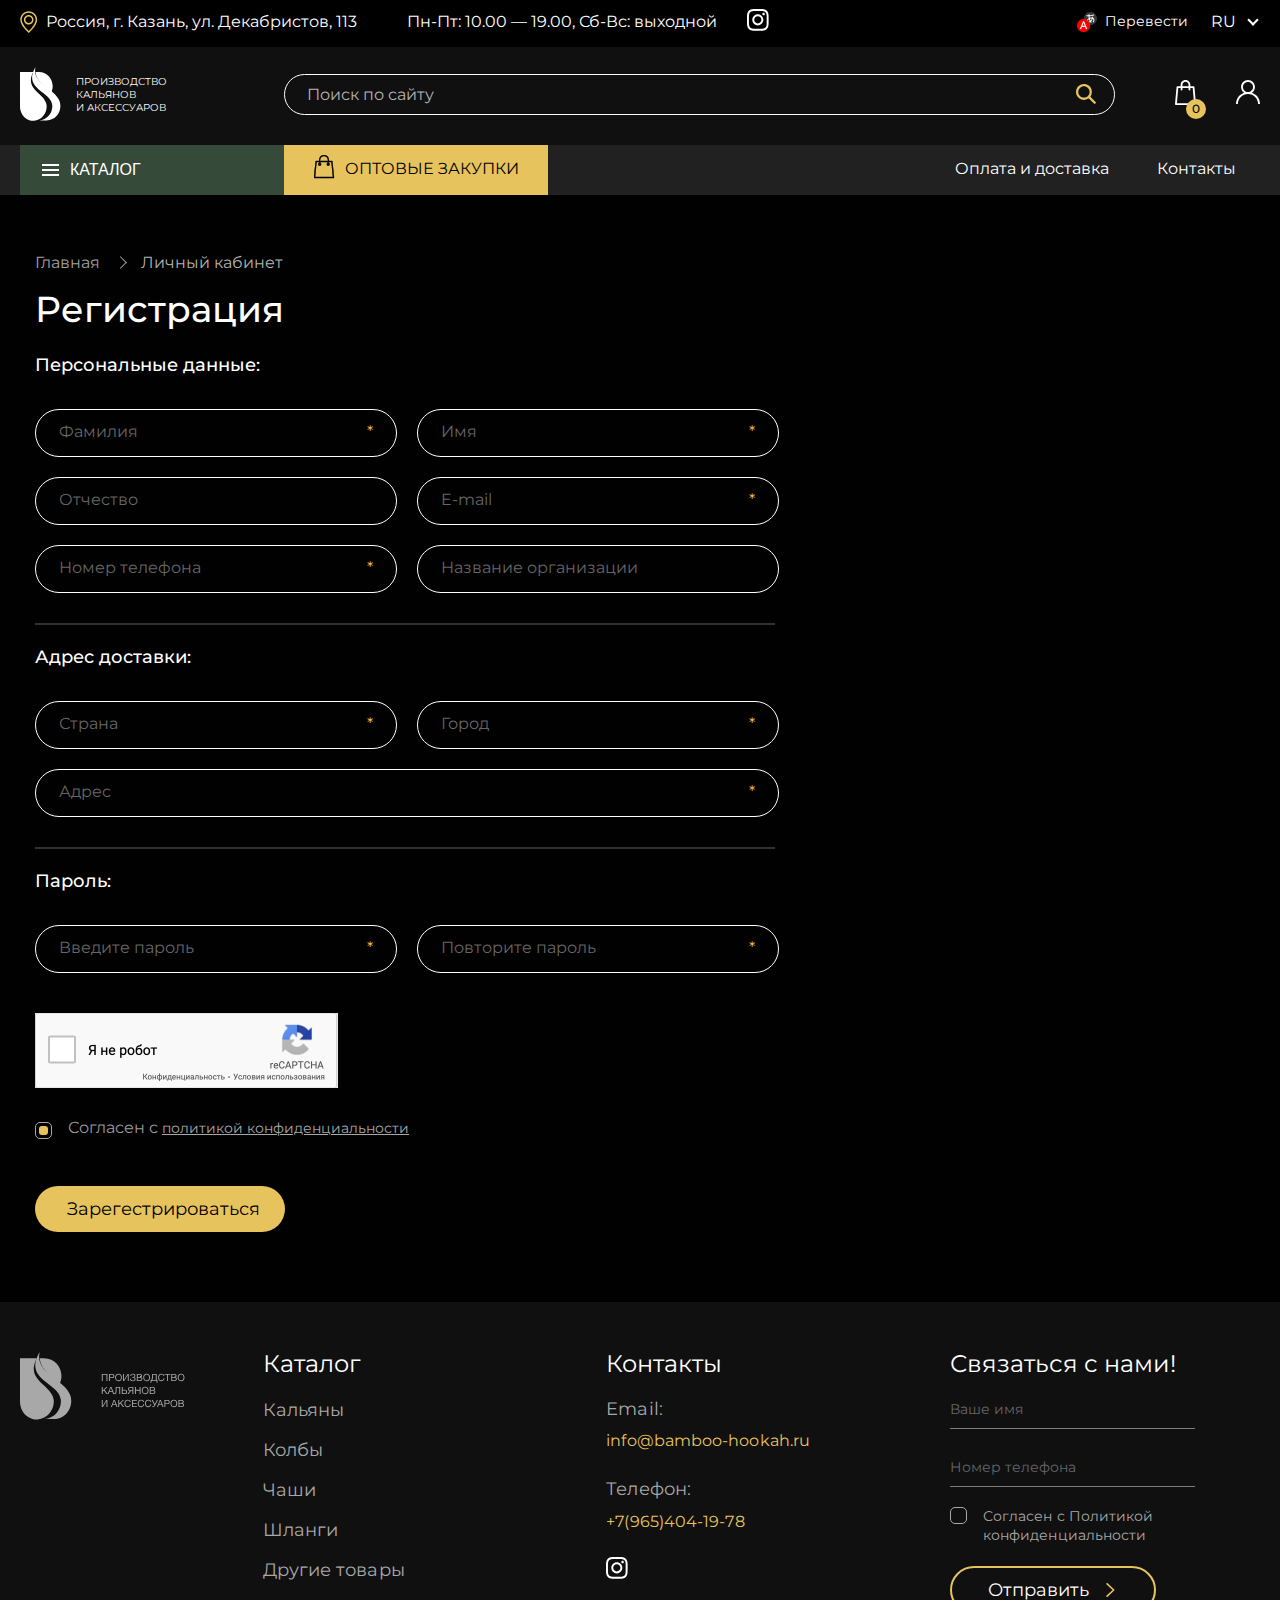
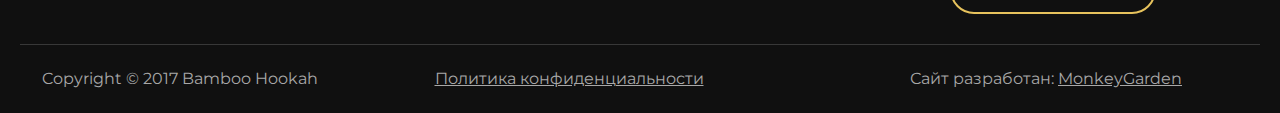
<file: reg.html>
<!DOCTYPE html>
<html lang="ru">

<head>
	<meta charset="UTF-8" />
	<title>Bamboo Hookah</title>
	<meta name="description" content="Bamboo Hookah">
	<meta name="keywords" content="Bamboo Hookah">
	<meta name="author" content="John Doe">
	<meta name="viewport" content="width=device-width, initial-scale=1.0, user-scalable=no" />
	<link rel="stylesheet" href="./styles/default.css" />
	<link rel="stylesheet" href="./styles/select2.min.css" />
	<link rel="stylesheet" href="https://unpkg.com/swiper/swiper-bundle.min.css" />
	<link rel="stylesheet" href="./styles/first-paint.css" />
	<link rel="stylesheet" href="./styles/styles.css" />
</head>

<body class="nome">
	<svg width="0" height="0" class="hidden">
		<symbol xmlns="http://www.w3.org/2000/svg" fill="none" viewBox="0 0 21 24" id="button-cart">
			<g fill="currentColor">
				<path fill-rule="evenodd"
					d="M19.9929 22.4271 18.348 6.41594c-.0275-.25778-.2468-.45828-.4935-.45828h-3.0431v-.97385C14.8114 2.23412 12.673 0 10.0411 0 7.40926 0 5.27086 2.23412 5.27086 4.98381v.97385H2.14552c-.24673 0-.46606.2005-.49347.45828L.0071315 22.4271c-.0274153.1433.0274153.2865.1096615.401.082245.1146.219322.1719.356398.1719H19.5268c.1371 0 .2742-.0573.3564-.1719.0823-.1145.1371-.2577.1097-.401ZM14.5 9c.2812 0 .5.21875.5.5s-.2188.5-.5.5-.5-.21875-.5-.5.2188-.5.5-.5ZM10 1C7.7971 1 6 2.80233 6 5.01163V6h8v-.98837C14 2.80233 12.2029 1 10 1ZM5.5 9c.28125 0 .5.21875.5.5s-.21875.5-.5.5-.5-.21875-.5-.5.21875-.5.5-.5ZM2.53659 7 1 22h18L17.4634 7h-2.7988v.94646c.5488.20077.933.7457.933 1.37668 0 .80306-.6311 1.46276-1.3994 1.46276s-1.3994-.6597-1.3994-1.46276c0-.63098.3841-1.17591.9329-1.37668V7H6.15854v.94646c.54878.20077.93292.7457.93292 1.37668 0 .80306-.63109 1.46276-1.39939 1.46276-.76829 0-1.39939-.6597-1.39939-1.46276 0-.63098.38415-1.17591.93293-1.37668V7H2.53659Z"
					clip-rule="evenodd"></path>
				<path
					d="m18.348 6.41594.2486-.02555-.0001-.00089-.2485.02644Zm1.6449 16.01116-.2487.0256.0011.0108.002.0107.2456-.0471ZM14.8114 5.95766h-.25v.25h.25v-.25Zm-9.54054 0v.25h.25v-.25h-.25Zm-3.61881.45828-.2486-.02644-.00009.00089.24869.02555ZM.0071315 22.4271l.2455415.0471.00204-.0107.00111-.0108-.2486915-.0256Zm.1096615.401-.2030897.1458.2030897-.1458ZM6 6h-.25v.25H6V6Zm8 0v.25h.25V6H14ZM1 22l-.248699-.0255-.028219.2755H1V22ZM2.53659 7v-.25h-.2257l-.023.22452L2.53659 7ZM19 22v.25h.2769l-.0282-.2755L19 22ZM17.4634 7l.2487-.02548-.023-.22452h-.2257V7Zm-2.7988 0v-.25h-.25V7h.25Zm0 .94646h-.25v.17475l.1641.06003.0859-.23478Zm-.9329 0 .0859.23478.1641-.06003v-.17475h-.25Zm0-.94646h.25v-.25h-.25V7ZM6.15854 7v-.25h-.25V7h.25Zm0 .94646h-.25v.17475l.1641.06003.0859-.23478Zm-.93293 0 .08589.23478.16411-.06003v-.17475h-.25Zm0-.94646h.25v-.25h-.25V7Zm12.87369-.55851 1.6449 16.01121.4974-.0511-1.645-16.01121-.4973.0511Zm-.2448-.23383c.1128 0 .2303.09794.2449.23472l.4971-.05288c-.0402-.37879-.3614-.68184-.742-.68184v.5Zm-3.0431 0h3.0431v-.5h-3.0431v.5Zm-.25-1.22385v.97385h.5v-.97385h-.5ZM10.0411.25c2.4836 0 4.5203 2.11176 4.5203 4.73381h.5c0-2.87733-2.2401-5.23381-5.0203-5.23381v.5ZM5.52086 4.98381C5.52086 2.36176 7.55753.25 10.0411.25v-.5c-2.78012 0-5.02024 2.35648-5.02024 5.23381h.5Zm0 .97385v-.97385h-.5v.97385h.5Zm-3.37534.25h3.12534v-.5H2.14552v.5Zm-.24487.23472c.01454-.13678.13203-.23472.24487-.23472v-.5c-.38063 0-.70179.30305-.74207.68184l.4972.05288ZM.255823 22.4527 1.90074 6.44149l-.49738-.0511L-.24156 22.4016l.497383.0511Zm.064059.2297c-.059929-.0835-.076963-.1573-.067209-.2082l-.491083-.0941c-.045077.2355.047551.4482.1521133.5938l.4061787-.2915Zm.153309.0676c-.071861 0-.126295-.03-.153309-.0676l-.4061787.2915c.1374778.1915.3571967.2761.5594877.2761v-.5Zm19.053609 0H.473191v.5H19.5268v-.5Zm.1533-.0676c-.027.0376-.0814.0676-.1533.0676v.5c.2023 0 .422-.0846.5595-.2761l-.4062-.2915Zm.0672-.2082c.0098.0509-.0073.1247-.0672.2082l.4062.2915c.1046-.1456.1972-.3583.1521-.5938l-.4911.0941ZM15.25 9.5c0-.41932-.3307-.75-.75-.75v.5c.1432 0 .25.10682.25.25h.5Zm-.75.75c.4193 0 .75-.33068.75-.75h-.5c0 .14318-.1068.25-.25.25v.5Zm-.75-.75c0 .41932.3307.75.75.75v-.5c-.1432 0-.25-.10682-.25-.25h-.5Zm.75-.75c-.4193 0-.75.33068-.75.75h.5c0-.14318.1068-.25.25-.25v-.5ZM6.25 5.01163C6.25 2.93971 7.93586 1.25 10 1.25v-.5c-2.34165 0-4.25 1.91494-4.25 4.26163h.5ZM6.25 6v-.98837h-.5V6h.5ZM14 5.75H6v.5h8v-.5Zm-.25-.73837V6h.5v-.98837h-.5ZM10 1.25c2.0641 0 3.75 1.68971 3.75 3.76163h.5C14.25 2.66494 12.3417.75 10 .75v.5ZM6.25 9.5c0-.41932-.33068-.75-.75-.75v.5c.14318 0 .25.10682.25.25h.5Zm-.75.75c.41932 0 .75-.33068.75-.75h-.5c0 .14318-.10682.25-.25.25v.5Zm-.75-.75c0 .41932.33068.75.75.75v-.5c-.14318 0-.25-.10682-.25-.25h-.5Zm.75-.75c-.41932 0-.75.33068-.75.75h.5c0-.14318.10682-.25.25-.25v-.5ZM1.2487 22.0255 2.78528 7.02548l-.49739-.05096L.751301 21.9745l.497399.051ZM19 21.75H1v.5h18v-.5ZM17.2147 7.02548l1.5366 15.00002.4974-.051-1.5366-14.99998-.4974.05096ZM14.6646 7.25h2.7988v-.5h-2.7988v.5Zm.25.69646V7h-.5v.94646h.5Zm.933 1.37668c0-.73217-.4463-1.37336-1.0971-1.61146l-.1718.46956c.4468.16344.7689.61211.7689 1.1419h.5Zm-1.6494 1.71276c.9166 0 1.6494-.7822 1.6494-1.71276h-.5c0 .67553-.5295 1.21276-1.1494 1.21276v.5Zm-1.6494-1.71276c0 .93056.7327 1.71276 1.6494 1.71276v-.5c-.6199 0-1.1494-.53723-1.1494-1.21276h-.5Zm1.097-1.61146c-.6508.2381-1.097.87929-1.097 1.61146h.5c0-.52979.3221-.97846.7688-1.1419l-.1718-.46956ZM13.4817 7v.94646h.5V7h-.5Zm-7.32316.25h7.57316v-.5H6.15854v.5Zm.25.69646V7h-.5v.94646h.5Zm.93292 1.37668c0-.73217-.44621-1.37336-1.09703-1.61146l-.17179.46956c.44674.16344.76882.61211.76882 1.1419h.5ZM5.69207 11.0359c.91668 0 1.64939-.7822 1.64939-1.71276h-.5c0 .67553-.52948 1.21276-1.14939 1.21276v.5ZM4.04268 9.32314c0 .93056.73272 1.71276 1.64939 1.71276v-.5c-.61991 0-1.14939-.53723-1.14939-1.21276h-.5Zm1.09704-1.61146c-.65083.2381-1.09704.87929-1.09704 1.61146h.5c0-.52979.32208-.97846.76882-1.1419l-.17178-.46956ZM4.97561 7v.94646h.5V7h-.5Zm-2.43902.25h2.68902v-.5H2.53659v.5Z">
				</path>
			</g>
		</symbol>
		<symbol fill="none" xmlns="http://www.w3.org/2000/svg" viewBox="0 0 9 17" id="arrow">
			<path d="M1 1L9 8.506L1 16" stroke="currentColor" stroke-width="2" stroke-linecap="round"
				stroke-linejoin="round"></path>
		</symbol>
		<symbol fill="none" xmlns="http://www.w3.org/2000/svg" viewBox="0 0 11 7" id="arrow-down">
			<path id="Stroke 1" d="M10.375 1L5.68375 6L1 1" stroke="currentColor" stroke-width="2"
				stroke-linecap="round" stroke-linejoin="round"></path>
		</symbol>
		<symbol fill="none" xmlns="http://www.w3.org/2000/svg" viewBox="0 0 16 16" id="remove">
			<path d="m1.292 1.292 13.467 13.467M14.708 1.292 1.241 14.759" stroke="currentColor"
				stroke-linecap="square"></path>
		</symbol>
	</svg>
	<header class="header">
		<div class="header-top desktop">
			<div class="container header-top-wrapper">
				<div class="header-info">
					<img class="marker" src="./assets/marker.svg" alt="Адрес">
					<p>Россия, г. Казань, ул. Декабристов, 113</p>
				</div>
				<div class="header-info">
					<p>Пн-Пт: 10.00 — 19.00, Сб-Вс: выходной</p>
				</div>
				<div class="header-info">
					<a href="">
						<svg xmlns="http://www.w3.org/2000/svg" width="22" height="22" fill="none">
							<path fill="#fff"
								d="M10.8135 1.95351c2.8885 0 3.2223.01457 4.369.05831 1.0596.04373 1.6256.21868 2.003.37904.508.2041.8709.43735 1.2483.81639.3774.37904.6096.7435.8128 1.25374.1452.37904.3194.96218.3774 2.01182.0581 1.1517.0581 1.487.0581 4.38809 0 2.9011-.0145 3.2364-.0581 4.3881-.0435 1.0642-.2177 1.6328-.3774 2.0118-.2032.5103-.4354.8747-.8128 1.2538-.3774.379-.7403.6123-1.2483.8164-.3774.1458-.9579.3207-2.003.379-1.1467.0583-1.4805.0583-4.369.0583-2.88841 0-3.22226-.0146-4.36893-.0583-1.05958-.0437-1.62566-.2187-2.00304-.379-.50802-.2041-.87089-.4374-1.24827-.8164-.37739-.3791-.60963-.7435-.81284-1.2538-.14514-.379-.31932-.9621-.37738-2.0118-.05806-1.1517-.05806-1.487-.05806-4.3881 0-2.90109.01452-3.23639.05806-4.38809.04355-1.06422.21772-1.63278.37738-2.01182.20321-.51024.43545-.8747.81284-1.25374.37738-.37904.74025-.61229 1.24827-.81639.37738-.14579.95797-.32073 2.00304-.37904 1.14667-.04374 1.48052-.05831 4.36893-.05831Zm0-1.95351C7.88154 0 7.50416.0145781 6.35748.0583133 5.21081.116627 4.42701.291568 3.7303.568558 3.01907.845547 2.40946 1.21001 1.81435 1.8223 1.21924 2.42002.841854 3.03231.566072 3.74665c-.261266.68519-.449959 1.487-.5080181 2.63869C-.0000053 7.53704 0 7.91607 0 10.8609c0 2.9449.0145095 3.3239.0580539 4.4756.0580591 1.1517.2322371 1.9389.5080181 2.6387.275782.7143.638658 1.3266 1.248278 1.9243.59511.5977 1.20472.9768 1.91595 1.2538.6822.2624 1.48051.4519 2.62718.5102 1.14668.0583 1.52406.0583 4.45602.0583 2.932 0 3.3094-.0146 4.4561-.0583 1.1466-.0583 1.9304-.2332 2.6272-.5102.7112-.277 1.3208-.6415 1.9159-1.2538.5951-.5977.9725-1.21 1.2483-1.9243.2613-.6852.4499-1.487.508-2.6387.0581-1.1517.0581-1.5307.0581-4.4756 0-2.94483-.0146-3.32386-.0581-4.47556-.0581-1.15169-.2322-1.93893-.508-2.63869-.2758-.71434-.6387-1.32663-1.2483-1.92435-.5951-.59771-1.2047-.976753-1.9159-1.253742-.6822-.262412-1.4806-.451931-2.6272-.5102447C14.1229.0145781 13.76 0 10.8135 0Z" />
							<path fill="#fff"
								d="M10.8137 5.27734c-3.06262 0-5.54466 2.49291-5.54466 5.56896 0 3.076 2.48204 5.5689 5.54466 5.5689 3.0626 0 5.5447-2.4929 5.5447-5.5689 0-3.07605-2.4676-5.56896-5.5447-5.56896Zm0 9.19896c-1.98853 0-3.59968-1.6182-3.59968-3.6154 0-1.99727 1.61115-3.61547 3.59968-3.61547 1.9885 0 3.5997 1.6182 3.5997 3.61547 0 1.9972-1.6112 3.6154-3.5997 3.6154ZM16.5906 6.35619c.7135 0 1.2919-.5809 1.2919-1.29748s-.5784-1.29748-1.2919-1.29748c-.7134 0-1.2918.5809-1.2918 1.29748s.5784 1.29748 1.2918 1.29748Z" />
						</svg>
					</a>
				</div>
				<div class="header-language">
					<div class="header-language-info">
						<img src="./assets/language.svg" alt="Перевести">
						<p>Перевести</p>
					</div>
					<select class="lang" name="lang-mobile">
						<option value="">Ru</option>
						<option value="">En</option>
					</select>
				</div>
			</div>
		</div>
		<div class="header-main">
			<div class="container header-main-wrapper">
				<a href="" class="logo">
					<img src="./assets/logo.svg" alt="ПРОИЗВОДСТВО КАЛЬЯНОВ И АКСЕССУАРОВ">
					<span>ПРОИЗВОДСТВО <br /> КАЛЬЯНОВ <br /> И АКСЕССУАРОВ</span>
				</a>
				<form action="" class="search-form">
					<!-- class="active" for input open search wrapper -->
					<input type="text" placeholder="Поиск по сайту">
					<div class="search-wrapper">
						<ul class="search-list">
							<li class="search-listitem">
								<a href="">
									<figure class="cart_item-image">
										<img src="./assets/hookah-1.png">
									</figure>
									<p class="cart_item-name">Колба «Bamboo Hookah»<br>«UFO» (серебро)</p>
									<span class="prices">
										<h5 class="product-price-new">5 990 ₽</h5>
										<strike class="product-price-old">8 990 ₽</strike>
									</span>
								</a>
							</li>
							<li class="search-listitem">
								<a href="">
									<figure class="cart_item-image">
										<img src="./assets/hookah-1.png">
									</figure>
									<p class="cart_item-name">Колба «Bamboo Hookah»<br>«UFO» (серебро)</p>
									<span class="prices">
										<h5 class="product-price-current">5 990 ₽</h5>
									</span>
								</a>
							</li>
							<li class="search-listitem">
								<a href="">
									<figure class="cart_item-image">
										<img src="./assets/hookah-1.png">
									</figure>
									<p class="cart_item-name">Колба «Bamboo Hookah»<br>«UFO» (серебро)</p>
									<span class="prices">
										<h5 class="product-price-new">5 990 ₽</h5>
										<strike class="product-price-old">8 990 ₽</strike>
									</span>
								</a>
							</li>
						</ul>
					</div>

					<button class="search-form-button">
						<svg xmlns="http://www.w3.org/2000/svg" width="24" height="24" fill="none">
							<mask id="a" width="20" height="20" x="2" y="2" maskUnits="userSpaceOnUse"
								style="mask-type:alpha">
								<path fill="#fff" fill-rule="evenodd"
									d="m21.8336 20.2158-5.1748-5.2131c-.1943-.1954-.2137-.4965-.0634-.7274 2.1217-3.2543 1.6268-7.72963-1.5034-10.40274-3.012-2.5714-7.59655-2.4834-10.51481.19542-3.3497 3.07483-3.43427 8.30852-.25257 11.49242 2.71312 2.7154 6.91248 3.0451 9.99648 1.0052.2314-.1532.5349-.1332.7303.0634l5.1634 5.2022c.2234.2246.5857.2252.8097.0012l.808-.8086c.2229-.2229.2234-.584.0011-.808ZM5.94061 13.9427c-2.20799-2.2097-2.20799-5.80505 0-8.01474 2.20798-2.20969 5.80049-2.21026 8.00849 0 2.208 2.20969 2.208 5.80504 0 8.01474-2.208 2.2097-5.80051 2.2097-8.00849 0Z"
									clip-rule="evenodd" />
							</mask>
							<g mask="url(#a)">
								<path fill="#E7C35D" d="M0 0h24v24H0z" />
							</g>
						</svg>
					</button>
				</form>
				<ul class="user-controls">
					<li class="cart">
						<a href="">
							<img src="./assets/cart.svg" alt="">
							<span class="items">0</span>
						</a>
						<div class="cart_items-wrapper">
							<ul class="cart_list">
								<li class="cart_list-item">
									<a href="">
										<figure class="cart_item-image">
											<img src="./assets/hookah-1.png">
										</figure>
										<p class="cart_item-name">Колба «Bamboo Hookah»<br>«UFO» (серебро)</p>
										<span class="prices">
											<h5 class="product-price-new">5 990 ₽</h5>
											<strike class="product-price-old">8 990 ₽</strike>
										</span>
									</a>
									<button class="remove_list-item" title="Удалить из корзины">
										<svg class="icon">
											<use xlink:href="#remove"></use>
										</svg>
									</button>
								</li>
								<li class="cart_list-item">
									<a href="">
										<figure class="cart_item-image">
											<img src="./assets/hookah-1.png">
										</figure>
										<p class="cart_item-name">Колба «Bamboo Hookah»<br>«UFO» (серебро)</p>
										<span class="prices">
											<h5 class="product-price-current">5 990 ₽</h5>
										</span>
									</a>
									<button class="remove_list-item" title="Удалить из корзины">
										<svg class="icon">
											<use xlink:href="#remove"></use>
										</svg>
									</button>
								</li>
								<li class="cart_list-item">
									<a href="">
										<figure class="cart_item-image">
											<img src="./assets/hookah-1.png">
										</figure>
										<p class="cart_item-name">Колба «Bamboo Hookah»<br>«UFO» (серебро)</p>
										<span class="prices">
											<h5 class="product-price-new">5 990 ₽</h5>
											<strike class="product-price-old">8 990 ₽</strike>
										</span>
									</a>
									<button class="remove_list-item" title="Удалить из корзины">
										<svg class="icon">
											<use xlink:href="#remove"></use>
										</svg>
									</button>
								</li>
								<li class="cart_list-item">
									<a href="">
										<figure class="cart_item-image">
											<img src="./assets/hookah-1.png">
										</figure>
										<p class="cart_item-name">Колба «Bamboo Hookah»<br>«UFO» (серебро)</p>
										<span class="prices">
											<h5 class="product-price-current">5 990 ₽</h5>
										</span>
									</a>
									<button class="remove_list-item" title="Удалить из корзины">
										<svg class="icon">
											<use xlink:href="#remove"></use>
										</svg>
									</button>
								</li>
					</li>
				</ul>
				<div class="cart-footer">
					<div class="result">
						<p>Итого:</p>
						<h3>27 960 ₽</h3>
					</div>
					<a class="button go_to_cart" href="">Перейти в корзину</a>
				</div>
			</div>
			</li>
			<li>
				<a href="">
					<img src="./assets/user.svg" alt="">
				</a>
			</li>
		</div>
		</div>
		</div>
		<div class="header-navigation">
			<div class="container header-navigation-wrapper">
				<button id="menu" class="mobile-menu-button">
					<span class="burger"></span>
					МЕНЮ
				</button>
				<div class="header-catalog">
					<button id="catalog" class="catalog-button">
						<span class="burger"></span>
						КАТАЛОГ
					</button>
					<ul class="submenu">
						<li class="sticky">
							<button id="close-catalog" class="close-catalog-button">
								<span class="close"></span>
								ЗАКРЫТЬ КАТАЛОГ
							</button>
						</li>
						<li><a href="">Кальяны</a></li>
						<li><a href="">Колбы</a></li>
						<li><a href="">Мундштуки</a></li>
						<li><a href="">Аксессуары</a></li>
						<li><a href="">Чаши</a></li>
						<li><a href="">Сетки защитные</a></li>
						<li><a href="">Уголь</a></li>
						<li><a href="">Шланги</a></li>
						<li><a href="">Брендирование</a></li>
					</ul>
				</div>
				<nav class="header-menu">
					<button id="close-menu" class="close-mobile-menu-button sticky">
						<span class="close"></span>
						ЗАКРЫТЬ МЕНЮ
					</button>
					<ul>
						<li class="header-yellow">
							<a href="">
								<svg xmlns="http://www.w3.org/2000/svg" width="21" height="24" fill="none">
									<g fill="currentColor">
										<path fill-rule="evenodd"
											d="M19.9929 22.4271 18.348 6.41594c-.0275-.25778-.2468-.45828-.4935-.45828h-3.0431v-.97385C14.8114 2.23412 12.673 0 10.0411 0 7.40926 0 5.27086 2.23412 5.27086 4.98381v.97385H2.14552c-.24673 0-.46606.2005-.49347.45828L.0071315 22.4271c-.0274153.1433.0274153.2865.1096615.401.082245.1146.219322.1719.356398.1719H19.5268c.1371 0 .2742-.0573.3564-.1719.0823-.1145.1371-.2577.1097-.401ZM14.5 9c.2812 0 .5.21875.5.5s-.2188.5-.5.5-.5-.21875-.5-.5.2188-.5.5-.5ZM10 1C7.7971 1 6 2.80233 6 5.01163V6h8v-.98837C14 2.80233 12.2029 1 10 1ZM5.5 9c.28125 0 .5.21875.5.5s-.21875.5-.5.5-.5-.21875-.5-.5.21875-.5.5-.5ZM2.53659 7 1 22h18L17.4634 7h-2.7988v.94646c.5488.20077.933.7457.933 1.37668 0 .80306-.6311 1.46276-1.3994 1.46276s-1.3994-.6597-1.3994-1.46276c0-.63098.3841-1.17591.9329-1.37668V7H6.15854v.94646c.54878.20077.93292.7457.93292 1.37668 0 .80306-.63109 1.46276-1.39939 1.46276-.76829 0-1.39939-.6597-1.39939-1.46276 0-.63098.38415-1.17591.93293-1.37668V7H2.53659Z"
											clip-rule="evenodd" />
										<path
											d="m18.348 6.41594.2486-.02555-.0001-.00089-.2485.02644Zm1.6449 16.01116-.2487.0256.0011.0108.002.0107.2456-.0471ZM14.8114 5.95766h-.25v.25h.25v-.25Zm-9.54054 0v.25h.25v-.25h-.25Zm-3.61881.45828-.2486-.02644-.00009.00089.24869.02555ZM.0071315 22.4271l.2455415.0471.00204-.0107.00111-.0108-.2486915-.0256Zm.1096615.401-.2030897.1458.2030897-.1458ZM6 6h-.25v.25H6V6Zm8 0v.25h.25V6H14ZM1 22l-.248699-.0255-.028219.2755H1V22ZM2.53659 7v-.25h-.2257l-.023.22452L2.53659 7ZM19 22v.25h.2769l-.0282-.2755L19 22ZM17.4634 7l.2487-.02548-.023-.22452h-.2257V7Zm-2.7988 0v-.25h-.25V7h.25Zm0 .94646h-.25v.17475l.1641.06003.0859-.23478Zm-.9329 0 .0859.23478.1641-.06003v-.17475h-.25Zm0-.94646h.25v-.25h-.25V7ZM6.15854 7v-.25h-.25V7h.25Zm0 .94646h-.25v.17475l.1641.06003.0859-.23478Zm-.93293 0 .08589.23478.16411-.06003v-.17475h-.25Zm0-.94646h.25v-.25h-.25V7Zm12.87369-.55851 1.6449 16.01121.4974-.0511-1.645-16.01121-.4973.0511Zm-.2448-.23383c.1128 0 .2303.09794.2449.23472l.4971-.05288c-.0402-.37879-.3614-.68184-.742-.68184v.5Zm-3.0431 0h3.0431v-.5h-3.0431v.5Zm-.25-1.22385v.97385h.5v-.97385h-.5ZM10.0411.25c2.4836 0 4.5203 2.11176 4.5203 4.73381h.5c0-2.87733-2.2401-5.23381-5.0203-5.23381v.5ZM5.52086 4.98381C5.52086 2.36176 7.55753.25 10.0411.25v-.5c-2.78012 0-5.02024 2.35648-5.02024 5.23381h.5Zm0 .97385v-.97385h-.5v.97385h.5Zm-3.37534.25h3.12534v-.5H2.14552v.5Zm-.24487.23472c.01454-.13678.13203-.23472.24487-.23472v-.5c-.38063 0-.70179.30305-.74207.68184l.4972.05288ZM.255823 22.4527 1.90074 6.44149l-.49738-.0511L-.24156 22.4016l.497383.0511Zm.064059.2297c-.059929-.0835-.076963-.1573-.067209-.2082l-.491083-.0941c-.045077.2355.047551.4482.1521133.5938l.4061787-.2915Zm.153309.0676c-.071861 0-.126295-.03-.153309-.0676l-.4061787.2915c.1374778.1915.3571967.2761.5594877.2761v-.5Zm19.053609 0H.473191v.5H19.5268v-.5Zm.1533-.0676c-.027.0376-.0814.0676-.1533.0676v.5c.2023 0 .422-.0846.5595-.2761l-.4062-.2915Zm.0672-.2082c.0098.0509-.0073.1247-.0672.2082l.4062.2915c.1046-.1456.1972-.3583.1521-.5938l-.4911.0941ZM15.25 9.5c0-.41932-.3307-.75-.75-.75v.5c.1432 0 .25.10682.25.25h.5Zm-.75.75c.4193 0 .75-.33068.75-.75h-.5c0 .14318-.1068.25-.25.25v.5Zm-.75-.75c0 .41932.3307.75.75.75v-.5c-.1432 0-.25-.10682-.25-.25h-.5Zm.75-.75c-.4193 0-.75.33068-.75.75h.5c0-.14318.1068-.25.25-.25v-.5ZM6.25 5.01163C6.25 2.93971 7.93586 1.25 10 1.25v-.5c-2.34165 0-4.25 1.91494-4.25 4.26163h.5ZM6.25 6v-.98837h-.5V6h.5ZM14 5.75H6v.5h8v-.5Zm-.25-.73837V6h.5v-.98837h-.5ZM10 1.25c2.0641 0 3.75 1.68971 3.75 3.76163h.5C14.25 2.66494 12.3417.75 10 .75v.5ZM6.25 9.5c0-.41932-.33068-.75-.75-.75v.5c.14318 0 .25.10682.25.25h.5Zm-.75.75c.41932 0 .75-.33068.75-.75h-.5c0 .14318-.10682.25-.25.25v.5Zm-.75-.75c0 .41932.33068.75.75.75v-.5c-.14318 0-.25-.10682-.25-.25h-.5Zm.75-.75c-.41932 0-.75.33068-.75.75h.5c0-.14318.10682-.25.25-.25v-.5ZM1.2487 22.0255 2.78528 7.02548l-.49739-.05096L.751301 21.9745l.497399.051ZM19 21.75H1v.5h18v-.5ZM17.2147 7.02548l1.5366 15.00002.4974-.051-1.5366-14.99998-.4974.05096ZM14.6646 7.25h2.7988v-.5h-2.7988v.5Zm.25.69646V7h-.5v.94646h.5Zm.933 1.37668c0-.73217-.4463-1.37336-1.0971-1.61146l-.1718.46956c.4468.16344.7689.61211.7689 1.1419h.5Zm-1.6494 1.71276c.9166 0 1.6494-.7822 1.6494-1.71276h-.5c0 .67553-.5295 1.21276-1.1494 1.21276v.5Zm-1.6494-1.71276c0 .93056.7327 1.71276 1.6494 1.71276v-.5c-.6199 0-1.1494-.53723-1.1494-1.21276h-.5Zm1.097-1.61146c-.6508.2381-1.097.87929-1.097 1.61146h.5c0-.52979.3221-.97846.7688-1.1419l-.1718-.46956ZM13.4817 7v.94646h.5V7h-.5Zm-7.32316.25h7.57316v-.5H6.15854v.5Zm.25.69646V7h-.5v.94646h.5Zm.93292 1.37668c0-.73217-.44621-1.37336-1.09703-1.61146l-.17179.46956c.44674.16344.76882.61211.76882 1.1419h.5ZM5.69207 11.0359c.91668 0 1.64939-.7822 1.64939-1.71276h-.5c0 .67553-.52948 1.21276-1.14939 1.21276v.5ZM4.04268 9.32314c0 .93056.73272 1.71276 1.64939 1.71276v-.5c-.61991 0-1.14939-.53723-1.14939-1.21276h-.5Zm1.09704-1.61146c-.65083.2381-1.09704.87929-1.09704 1.61146h.5c0-.52979.32208-.97846.76882-1.1419l-.17178-.46956ZM4.97561 7v.94646h.5V7h-.5Zm-2.43902.25h2.68902v-.5H2.53659v.5Z" />
									</g>
								</svg>
								ОПТОВЫЕ ЗАКУПКИ
							</a>
						</li>
						<li>
							<a href="">Оплата и доставка</a>
						</li>
						<li>
							<a href="">Контакты</a>
						</li>
						<li class="header-top mobile">
							<div class="header-top-wrapper">
								<div class="header-info">
									<p>Россия, г. Казань, ул. Декабристов, 113</p>
								</div>
								<div class="header-info">
									<p>Пн-Пт: 10.00 — 19.00, Сб-Вс: выходной</p>
								</div>
								<div class="header-info">
									<div class="header-language">
										<div class="header-language-info">
											<img src="./assets/language.svg" alt="Перевести">
											<p>Перевести</p>
										</div>
										<select class="lang" name="lang-mobile">
											<option value="">Ru</option>
											<option value="">En</option>
										</select>
									</div>
									<a class="instagram" href="">
										<svg xmlns="http://www.w3.org/2000/svg" width="22" height="22" fill="none">
											<path fill="#fff"
												d="M10.8135 1.95351c2.8885 0 3.2223.01457 4.369.05831 1.0596.04373 1.6256.21868 2.003.37904.508.2041.8709.43735 1.2483.81639.3774.37904.6096.7435.8128 1.25374.1452.37904.3194.96218.3774 2.01182.0581 1.1517.0581 1.487.0581 4.38809 0 2.9011-.0145 3.2364-.0581 4.3881-.0435 1.0642-.2177 1.6328-.3774 2.0118-.2032.5103-.4354.8747-.8128 1.2538-.3774.379-.7403.6123-1.2483.8164-.3774.1458-.9579.3207-2.003.379-1.1467.0583-1.4805.0583-4.369.0583-2.88841 0-3.22226-.0146-4.36893-.0583-1.05958-.0437-1.62566-.2187-2.00304-.379-.50802-.2041-.87089-.4374-1.24827-.8164-.37739-.3791-.60963-.7435-.81284-1.2538-.14514-.379-.31932-.9621-.37738-2.0118-.05806-1.1517-.05806-1.487-.05806-4.3881 0-2.90109.01452-3.23639.05806-4.38809.04355-1.06422.21772-1.63278.37738-2.01182.20321-.51024.43545-.8747.81284-1.25374.37738-.37904.74025-.61229 1.24827-.81639.37738-.14579.95797-.32073 2.00304-.37904 1.14667-.04374 1.48052-.05831 4.36893-.05831Zm0-1.95351C7.88154 0 7.50416.0145781 6.35748.0583133 5.21081.116627 4.42701.291568 3.7303.568558 3.01907.845547 2.40946 1.21001 1.81435 1.8223 1.21924 2.42002.841854 3.03231.566072 3.74665c-.261266.68519-.449959 1.487-.5080181 2.63869C-.0000053 7.53704 0 7.91607 0 10.8609c0 2.9449.0145095 3.3239.0580539 4.4756.0580591 1.1517.2322371 1.9389.5080181 2.6387.275782.7143.638658 1.3266 1.248278 1.9243.59511.5977 1.20472.9768 1.91595 1.2538.6822.2624 1.48051.4519 2.62718.5102 1.14668.0583 1.52406.0583 4.45602.0583 2.932 0 3.3094-.0146 4.4561-.0583 1.1466-.0583 1.9304-.2332 2.6272-.5102.7112-.277 1.3208-.6415 1.9159-1.2538.5951-.5977.9725-1.21 1.2483-1.9243.2613-.6852.4499-1.487.508-2.6387.0581-1.1517.0581-1.5307.0581-4.4756 0-2.94483-.0146-3.32386-.0581-4.47556-.0581-1.15169-.2322-1.93893-.508-2.63869-.2758-.71434-.6387-1.32663-1.2483-1.92435-.5951-.59771-1.2047-.976753-1.9159-1.253742-.6822-.262412-1.4806-.451931-2.6272-.5102447C14.1229.0145781 13.76 0 10.8135 0Z" />
											<path fill="#fff"
												d="M10.8137 5.27734c-3.06262 0-5.54466 2.49291-5.54466 5.56896 0 3.076 2.48204 5.5689 5.54466 5.5689 3.0626 0 5.5447-2.4929 5.5447-5.5689 0-3.07605-2.4676-5.56896-5.5447-5.56896Zm0 9.19896c-1.98853 0-3.59968-1.6182-3.59968-3.6154 0-1.99727 1.61115-3.61547 3.59968-3.61547 1.9885 0 3.5997 1.6182 3.5997 3.61547 0 1.9972-1.6112 3.6154-3.5997 3.6154ZM16.5906 6.35619c.7135 0 1.2919-.5809 1.2919-1.29748s-.5784-1.29748-1.2919-1.29748c-.7134 0-1.2918.5809-1.2918 1.29748s.5784 1.29748 1.2918 1.29748Z" />
										</svg>
									</a>
								</div>

							</div>
			</div>
			</ul>
		</div>
		</div>
		</div>
	</header>

    <main class="home-main order">
		<div class="cart-wrapper">
			<div class="container order">
				<div class="breadcrumbs">
					<ul class="breadcrumbs-list">
						<li class="breadcrumbs-item">
							<a href="">Главная</a>
						</li>
						<li class="breadcrumbs-item">
							<p>Личный кабинет</p>
						</li>
					</ul>
                    <h1 class="page-name">Регистрация</h1>
				</div>
			</div>
		</div>

        <div class="reg-wrapper">
            <div class="container">
                <div class="reg__inner">
                    <form action="" class="reg__form">
                        <div class="reg__block">
                            <h3 class="reg__title">Персональные данные:</h3>
                            <div class="reg__block-content">
                                <label for="surName" class="label__input">
                                    <input id="surName" type="text" class="label__input-input" required>
                                    <div class="label__input-placeholder">
                                        <span class="label__placeholder">Фамилия</span>
                                        <p class="label__placeholder-required">*</p>
                                    </div> 
                                    <p class="label__error">Неправельный пароль</p>
                                </label>
                                <label for="name" class="label__input">
                                    <input id="name" type="text" class="label__input-input" required>
                                    <div class="label__input-placeholder">
                                        <span class="label__placeholder">Имя</span>
                                        <p class="label__placeholder-required">*</p>
                                    </div> 
                                    <p class="label__error">Неправельный пароль</p>
                                </label>
                                <label for="thirdName" class="label__input">
                                    <input id="thirdName" type="text" class="label__input-input">
                                    <div class="label__input-placeholder">
                                        <span class="label__placeholder">Отчество</span>
                                        <p class="label__placeholder-required dontShow">*</p>
                                    </div> 
                                    <p class="label__error">Неправельный пароль</p>
                                </label>
                                <label for="email" class="label__input">
                                    <input id="email" type="text" class="label__input-input" required>
                                    <div class="label__input-placeholder">
                                        <span class="label__placeholder">E-mail</span>
                                        <p class="label__placeholder-required">*</p>
                                    </div> 
                                    <p class="label__error">Неправельный пароль</p>
                                </label>
                                <label for="number" class="label__input">
                                    <input id="number" type="text" class="label__input-input" required>
                                    <div class="label__input-placeholder">
                                        <span class="label__placeholder">Номер телефона</span>
                                        <p class="label__placeholder-required">*</p>
                                    </div> 
                                    <p class="label__error">Неправельный пароль</p>
                                </label>
                                <label for="nameOrg" class="label__input">
                                    <input id="nameOrg" type="text" class="label__input-input">
                                    <div class="label__input-placeholder">
                                        <span class="label__placeholder">Название организации</span>
                                        <p class="label__placeholder-required dontShow">*</p>
                                    </div> 
                                    <p class="label__error">Неправельный пароль</p>
                                </label>
                            </div>
                        </div>
                        <hr class="reg__hr">
                        <div class="reg__block">
                            <h3 class="reg__title">Адрес доставки:</h3>
                            <div class="reg__block-content">
                                <label for="country" class="label__input">
                                    <input id="country" type="text" class="label__input-input" required>
                                    <div class="label__input-placeholder">
                                        <span class="label__placeholder">Страна</span>
                                        <p class="label__placeholder-required">*</p>
                                    </div> 
                                    <p class="label__error">Неправельный пароль</p>
                                </label>
                                <label for="city" class="label__input">
                                    <input id="city" type="text" class="label__input-input" required>
                                    <div class="label__input-placeholder">
                                        <span class="label__placeholder">Город</span>
                                        <p class="label__placeholder-required">*</p>
                                    </div> 
                                    <p class="label__error">Неправельный пароль</p>
                                </label>
                                <label for="adress" class="label__input full">
                                    <input id="adress" type="text" class="label__input-input" required>
                                    <div class="label__input-placeholder">
                                        <span class="label__placeholder">Адрес</span>
                                        <p class="label__placeholder-required">*</p>
                                    </div> 
                                    <p class="label__error">Неправельный пароль</p>
                                </label>
                            </div>
                        </div>
                        <hr class="reg__hr">
                        <div class="reg__block">
                            <h3 class="reg__title">Пароль:</h3>
                            <div class="reg__block-content">
                                <label for="pass" class="label__input">
                                    <input id="pass" type="text" class="label__input-input">
                                    <div class="label__input-placeholder">
                                        <span class="label__placeholder">Введите пароль</span>
                                        <p class="label__placeholder-required">*</p>
                                    </div> 
                                    <p class="label__error">Неправельный пароль</p>
                                </label>
                                <label for="passTwo" class="label__input">
                                    <input id="passTwo" type="text" class="label__input-input">
                                    <div class="label__input-placeholder">
                                        <span class="label__placeholder">Повторите пароль</span>
                                        <p class="label__placeholder-required">*</p>
                                    </div> 
                                    <p class="label__error">Неправельный пароль</p>
                                </label>
                            </div>
                        </div>
                        <div class="reg__capcha">
                            <img src="assets/Bitmap.png" alt="" class="reg__capcha-img">
                        </div>
                        <div class="order__checkboxLine-line">
                            <div class="label-block">
                                <input type="checkbox" id="polit" name="polit" checked>
                                <label class="order__polit" for="polit">
                                    <p>Согласен с <a class="polit__underline" href="#">политикой конфиденциальности</a></p>
                                </label>
                            </div>
                        </div>
                        <button type="submit" class="order__submit reg__button">Зарегестрироваться</button>
                    </form>
                </div>
            </div>
        </div>

    </main>

    <footer class="footer">
		<div class="container">
			<div class="footer-top">
				<a href="" class="footer-logo">
					<img src="./assets/footer-logo.svg" alt="">
				</a>
				<div class="footer-catalog">
					<h3 class="footer-title">Каталог</h3>
					<ul class="footer-menu">
						<li><a href="">Кальяны</a></li>
						<li><a href="">Колбы</a></li>
						<li><a href="">Чаши</a></li>
						<li><a href="">Шланги</a></li>
						<li><a href="">Другие товары</a></li>
					</ul>
				</div>
				<div class="footer-contacts">
					<h3 class="footer-title">Контакты</h3>
					<div class="contact-block">
						<p>Email:</p>
						<a href="mailto:info@bamboo-hookah.ru">info@bamboo-hookah.ru</a>
					</div>
					<div class="contact-block">
						<p>Телефон:</p>
						<a href="tel:+79654041978">+7(965)404-19-78</a>
					</div>
					<div class="contact-block">
						<a href="">
							<svg xmlns="http://www.w3.org/2000/svg" width="22" height="22" fill="none">
								<path fill="#fff"
									d="M10.8135 1.95351c2.8885 0 3.2223.01457 4.369.05831 1.0596.04373 1.6256.21868 2.003.37904.508.2041.8709.43735 1.2483.81639.3774.37904.6096.7435.8128 1.25374.1452.37904.3194.96218.3774 2.01182.0581 1.1517.0581 1.487.0581 4.38809 0 2.9011-.0145 3.2364-.0581 4.3881-.0435 1.0642-.2177 1.6328-.3774 2.0118-.2032.5103-.4354.8747-.8128 1.2538-.3774.379-.7403.6123-1.2483.8164-.3774.1458-.9579.3207-2.003.379-1.1467.0583-1.4805.0583-4.369.0583-2.88841 0-3.22226-.0146-4.36893-.0583-1.05958-.0437-1.62566-.2187-2.00304-.379-.50802-.2041-.87089-.4374-1.24827-.8164-.37739-.3791-.60963-.7435-.81284-1.2538-.14514-.379-.31932-.9621-.37738-2.0118-.05806-1.1517-.05806-1.487-.05806-4.3881 0-2.90109.01452-3.23639.05806-4.38809.04355-1.06422.21772-1.63278.37738-2.01182.20321-.51024.43545-.8747.81284-1.25374.37738-.37904.74025-.61229 1.24827-.81639.37738-.14579.95797-.32073 2.00304-.37904 1.14667-.04374 1.48052-.05831 4.36893-.05831Zm0-1.95351C7.88154 0 7.50416.0145781 6.35748.0583133 5.21081.116627 4.42701.291568 3.7303.568558 3.01907.845547 2.40946 1.21001 1.81435 1.8223 1.21924 2.42002.841854 3.03231.566072 3.74665c-.261266.68519-.449959 1.487-.5080181 2.63869C-.0000053 7.53704 0 7.91607 0 10.8609c0 2.9449.0145095 3.3239.0580539 4.4756.0580591 1.1517.2322371 1.9389.5080181 2.6387.275782.7143.638658 1.3266 1.248278 1.9243.59511.5977 1.20472.9768 1.91595 1.2538.6822.2624 1.48051.4519 2.62718.5102 1.14668.0583 1.52406.0583 4.45602.0583 2.932 0 3.3094-.0146 4.4561-.0583 1.1466-.0583 1.9304-.2332 2.6272-.5102.7112-.277 1.3208-.6415 1.9159-1.2538.5951-.5977.9725-1.21 1.2483-1.9243.2613-.6852.4499-1.487.508-2.6387.0581-1.1517.0581-1.5307.0581-4.4756 0-2.94483-.0146-3.32386-.0581-4.47556-.0581-1.15169-.2322-1.93893-.508-2.63869-.2758-.71434-.6387-1.32663-1.2483-1.92435-.5951-.59771-1.2047-.976753-1.9159-1.253742-.6822-.262412-1.4806-.451931-2.6272-.5102447C14.1229.0145781 13.76 0 10.8135 0Z" />
								<path fill="#fff"
									d="M10.8137 5.27734c-3.06262 0-5.54466 2.49291-5.54466 5.56896 0 3.076 2.48204 5.5689 5.54466 5.5689 3.0626 0 5.5447-2.4929 5.5447-5.5689 0-3.07605-2.4676-5.56896-5.5447-5.56896Zm0 9.19896c-1.98853 0-3.59968-1.6182-3.59968-3.6154 0-1.99727 1.61115-3.61547 3.59968-3.61547 1.9885 0 3.5997 1.6182 3.5997 3.61547 0 1.9972-1.6112 3.6154-3.5997 3.6154ZM16.5906 6.35619c.7135 0 1.2919-.5809 1.2919-1.29748s-.5784-1.29748-1.2919-1.29748c-.7134 0-1.2918.5809-1.2918 1.29748s.5784 1.29748 1.2918 1.29748Z" />
							</svg>
						</a>
					</div>
				</div>
				<div class="footer-form">
					<h3 class="footer-title">Связаться с нами!</h3>
					<form action="">
						<div>
							<input type="text" name="name" placeholder="Ваше имя">
						</div>
						<div>
							<input type="phone" name="phone" placeholder="Номер телефона" required>
						</div>
						<div class="label-block">
							<input type="checkbox" id="privacy" name="privacy" required>
							<label for="privacy">
								<p>Согласен с Политикой конфиденциальности</p>
							</label>
						</div>
						<div>
							<button class="button" type="submit">
								Отправить
								<svg width="8" height="15" class="icon">
									<use xlink:href="#arrow"></use>
								</svg>
							</button>
						</div>
					</form>
				</div>
			</div>
			<div class="copyright">
				<p class="copyright-text">Copyright © 2017 Bamboo Hookah</p>
				<a href="" class="copyright-link">Политика конфиденциальности</a>
				<p class="copyright-text develop">Сайт разработан: <a href="">MonkeyGarden</a></p>
			</div>
		</div>
	</footer>

	<script src="./scripts/ts-select2.min.js"></script>
	<script src="https://unpkg.com/swiper/swiper-bundle.min.js"></script>
	<script src="./scripts/index.js"></script>

</body>

</html>
</file>
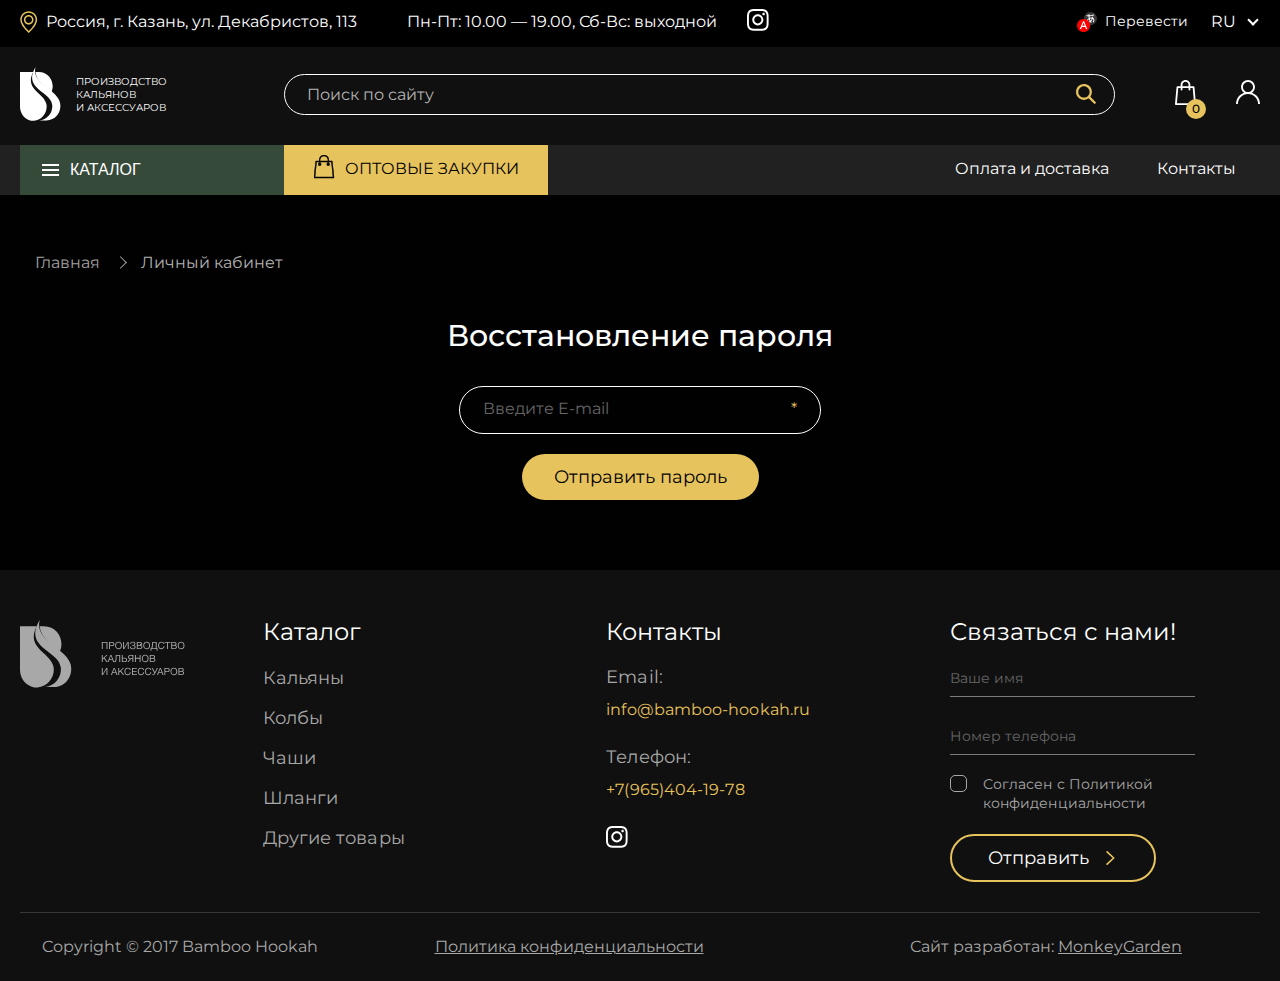
<file: resetPass.html>
<!DOCTYPE html>
<html lang="ru">

<head>
	<meta charset="UTF-8" />
	<title>Bamboo Hookah</title>
	<meta name="description" content="Bamboo Hookah">
	<meta name="keywords" content="Bamboo Hookah">
	<meta name="author" content="John Doe">
	<meta name="viewport" content="width=device-width, initial-scale=1.0, user-scalable=no" />
	<link rel="stylesheet" href="./styles/default.css" />
	<link rel="stylesheet" href="./styles/select2.min.css" />
	<link rel="stylesheet" href="https://unpkg.com/swiper/swiper-bundle.min.css" />
	<link rel="stylesheet" href="./styles/first-paint.css" />
	<link rel="stylesheet" href="./styles/styles.css" />
</head>

<body class="nome">
	<svg width="0" height="0" class="hidden">
		<symbol xmlns="http://www.w3.org/2000/svg" fill="none" viewBox="0 0 21 24" id="button-cart">
			<g fill="currentColor">
				<path fill-rule="evenodd"
					d="M19.9929 22.4271 18.348 6.41594c-.0275-.25778-.2468-.45828-.4935-.45828h-3.0431v-.97385C14.8114 2.23412 12.673 0 10.0411 0 7.40926 0 5.27086 2.23412 5.27086 4.98381v.97385H2.14552c-.24673 0-.46606.2005-.49347.45828L.0071315 22.4271c-.0274153.1433.0274153.2865.1096615.401.082245.1146.219322.1719.356398.1719H19.5268c.1371 0 .2742-.0573.3564-.1719.0823-.1145.1371-.2577.1097-.401ZM14.5 9c.2812 0 .5.21875.5.5s-.2188.5-.5.5-.5-.21875-.5-.5.2188-.5.5-.5ZM10 1C7.7971 1 6 2.80233 6 5.01163V6h8v-.98837C14 2.80233 12.2029 1 10 1ZM5.5 9c.28125 0 .5.21875.5.5s-.21875.5-.5.5-.5-.21875-.5-.5.21875-.5.5-.5ZM2.53659 7 1 22h18L17.4634 7h-2.7988v.94646c.5488.20077.933.7457.933 1.37668 0 .80306-.6311 1.46276-1.3994 1.46276s-1.3994-.6597-1.3994-1.46276c0-.63098.3841-1.17591.9329-1.37668V7H6.15854v.94646c.54878.20077.93292.7457.93292 1.37668 0 .80306-.63109 1.46276-1.39939 1.46276-.76829 0-1.39939-.6597-1.39939-1.46276 0-.63098.38415-1.17591.93293-1.37668V7H2.53659Z"
					clip-rule="evenodd"></path>
				<path
					d="m18.348 6.41594.2486-.02555-.0001-.00089-.2485.02644Zm1.6449 16.01116-.2487.0256.0011.0108.002.0107.2456-.0471ZM14.8114 5.95766h-.25v.25h.25v-.25Zm-9.54054 0v.25h.25v-.25h-.25Zm-3.61881.45828-.2486-.02644-.00009.00089.24869.02555ZM.0071315 22.4271l.2455415.0471.00204-.0107.00111-.0108-.2486915-.0256Zm.1096615.401-.2030897.1458.2030897-.1458ZM6 6h-.25v.25H6V6Zm8 0v.25h.25V6H14ZM1 22l-.248699-.0255-.028219.2755H1V22ZM2.53659 7v-.25h-.2257l-.023.22452L2.53659 7ZM19 22v.25h.2769l-.0282-.2755L19 22ZM17.4634 7l.2487-.02548-.023-.22452h-.2257V7Zm-2.7988 0v-.25h-.25V7h.25Zm0 .94646h-.25v.17475l.1641.06003.0859-.23478Zm-.9329 0 .0859.23478.1641-.06003v-.17475h-.25Zm0-.94646h.25v-.25h-.25V7ZM6.15854 7v-.25h-.25V7h.25Zm0 .94646h-.25v.17475l.1641.06003.0859-.23478Zm-.93293 0 .08589.23478.16411-.06003v-.17475h-.25Zm0-.94646h.25v-.25h-.25V7Zm12.87369-.55851 1.6449 16.01121.4974-.0511-1.645-16.01121-.4973.0511Zm-.2448-.23383c.1128 0 .2303.09794.2449.23472l.4971-.05288c-.0402-.37879-.3614-.68184-.742-.68184v.5Zm-3.0431 0h3.0431v-.5h-3.0431v.5Zm-.25-1.22385v.97385h.5v-.97385h-.5ZM10.0411.25c2.4836 0 4.5203 2.11176 4.5203 4.73381h.5c0-2.87733-2.2401-5.23381-5.0203-5.23381v.5ZM5.52086 4.98381C5.52086 2.36176 7.55753.25 10.0411.25v-.5c-2.78012 0-5.02024 2.35648-5.02024 5.23381h.5Zm0 .97385v-.97385h-.5v.97385h.5Zm-3.37534.25h3.12534v-.5H2.14552v.5Zm-.24487.23472c.01454-.13678.13203-.23472.24487-.23472v-.5c-.38063 0-.70179.30305-.74207.68184l.4972.05288ZM.255823 22.4527 1.90074 6.44149l-.49738-.0511L-.24156 22.4016l.497383.0511Zm.064059.2297c-.059929-.0835-.076963-.1573-.067209-.2082l-.491083-.0941c-.045077.2355.047551.4482.1521133.5938l.4061787-.2915Zm.153309.0676c-.071861 0-.126295-.03-.153309-.0676l-.4061787.2915c.1374778.1915.3571967.2761.5594877.2761v-.5Zm19.053609 0H.473191v.5H19.5268v-.5Zm.1533-.0676c-.027.0376-.0814.0676-.1533.0676v.5c.2023 0 .422-.0846.5595-.2761l-.4062-.2915Zm.0672-.2082c.0098.0509-.0073.1247-.0672.2082l.4062.2915c.1046-.1456.1972-.3583.1521-.5938l-.4911.0941ZM15.25 9.5c0-.41932-.3307-.75-.75-.75v.5c.1432 0 .25.10682.25.25h.5Zm-.75.75c.4193 0 .75-.33068.75-.75h-.5c0 .14318-.1068.25-.25.25v.5Zm-.75-.75c0 .41932.3307.75.75.75v-.5c-.1432 0-.25-.10682-.25-.25h-.5Zm.75-.75c-.4193 0-.75.33068-.75.75h.5c0-.14318.1068-.25.25-.25v-.5ZM6.25 5.01163C6.25 2.93971 7.93586 1.25 10 1.25v-.5c-2.34165 0-4.25 1.91494-4.25 4.26163h.5ZM6.25 6v-.98837h-.5V6h.5ZM14 5.75H6v.5h8v-.5Zm-.25-.73837V6h.5v-.98837h-.5ZM10 1.25c2.0641 0 3.75 1.68971 3.75 3.76163h.5C14.25 2.66494 12.3417.75 10 .75v.5ZM6.25 9.5c0-.41932-.33068-.75-.75-.75v.5c.14318 0 .25.10682.25.25h.5Zm-.75.75c.41932 0 .75-.33068.75-.75h-.5c0 .14318-.10682.25-.25.25v.5Zm-.75-.75c0 .41932.33068.75.75.75v-.5c-.14318 0-.25-.10682-.25-.25h-.5Zm.75-.75c-.41932 0-.75.33068-.75.75h.5c0-.14318.10682-.25.25-.25v-.5ZM1.2487 22.0255 2.78528 7.02548l-.49739-.05096L.751301 21.9745l.497399.051ZM19 21.75H1v.5h18v-.5ZM17.2147 7.02548l1.5366 15.00002.4974-.051-1.5366-14.99998-.4974.05096ZM14.6646 7.25h2.7988v-.5h-2.7988v.5Zm.25.69646V7h-.5v.94646h.5Zm.933 1.37668c0-.73217-.4463-1.37336-1.0971-1.61146l-.1718.46956c.4468.16344.7689.61211.7689 1.1419h.5Zm-1.6494 1.71276c.9166 0 1.6494-.7822 1.6494-1.71276h-.5c0 .67553-.5295 1.21276-1.1494 1.21276v.5Zm-1.6494-1.71276c0 .93056.7327 1.71276 1.6494 1.71276v-.5c-.6199 0-1.1494-.53723-1.1494-1.21276h-.5Zm1.097-1.61146c-.6508.2381-1.097.87929-1.097 1.61146h.5c0-.52979.3221-.97846.7688-1.1419l-.1718-.46956ZM13.4817 7v.94646h.5V7h-.5Zm-7.32316.25h7.57316v-.5H6.15854v.5Zm.25.69646V7h-.5v.94646h.5Zm.93292 1.37668c0-.73217-.44621-1.37336-1.09703-1.61146l-.17179.46956c.44674.16344.76882.61211.76882 1.1419h.5ZM5.69207 11.0359c.91668 0 1.64939-.7822 1.64939-1.71276h-.5c0 .67553-.52948 1.21276-1.14939 1.21276v.5ZM4.04268 9.32314c0 .93056.73272 1.71276 1.64939 1.71276v-.5c-.61991 0-1.14939-.53723-1.14939-1.21276h-.5Zm1.09704-1.61146c-.65083.2381-1.09704.87929-1.09704 1.61146h.5c0-.52979.32208-.97846.76882-1.1419l-.17178-.46956ZM4.97561 7v.94646h.5V7h-.5Zm-2.43902.25h2.68902v-.5H2.53659v.5Z">
				</path>
			</g>
		</symbol>
		<symbol fill="none" xmlns="http://www.w3.org/2000/svg" viewBox="0 0 9 17" id="arrow">
			<path d="M1 1L9 8.506L1 16" stroke="currentColor" stroke-width="2" stroke-linecap="round"
				stroke-linejoin="round"></path>
		</symbol>
		<symbol fill="none" xmlns="http://www.w3.org/2000/svg" viewBox="0 0 11 7" id="arrow-down">
			<path id="Stroke 1" d="M10.375 1L5.68375 6L1 1" stroke="currentColor" stroke-width="2"
				stroke-linecap="round" stroke-linejoin="round"></path>
		</symbol>
		<symbol fill="none" xmlns="http://www.w3.org/2000/svg" viewBox="0 0 16 16" id="remove">
			<path d="m1.292 1.292 13.467 13.467M14.708 1.292 1.241 14.759" stroke="currentColor"
				stroke-linecap="square"></path>
		</symbol>
	</svg>
	<header class="header">
		<div class="header-top desktop">
			<div class="container header-top-wrapper">
				<div class="header-info">
					<img class="marker" src="./assets/marker.svg" alt="Адрес">
					<p>Россия, г. Казань, ул. Декабристов, 113</p>
				</div>
				<div class="header-info">
					<p>Пн-Пт: 10.00 — 19.00, Сб-Вс: выходной</p>
				</div>
				<div class="header-info">
					<a href="">
						<svg xmlns="http://www.w3.org/2000/svg" width="22" height="22" fill="none">
							<path fill="#fff"
								d="M10.8135 1.95351c2.8885 0 3.2223.01457 4.369.05831 1.0596.04373 1.6256.21868 2.003.37904.508.2041.8709.43735 1.2483.81639.3774.37904.6096.7435.8128 1.25374.1452.37904.3194.96218.3774 2.01182.0581 1.1517.0581 1.487.0581 4.38809 0 2.9011-.0145 3.2364-.0581 4.3881-.0435 1.0642-.2177 1.6328-.3774 2.0118-.2032.5103-.4354.8747-.8128 1.2538-.3774.379-.7403.6123-1.2483.8164-.3774.1458-.9579.3207-2.003.379-1.1467.0583-1.4805.0583-4.369.0583-2.88841 0-3.22226-.0146-4.36893-.0583-1.05958-.0437-1.62566-.2187-2.00304-.379-.50802-.2041-.87089-.4374-1.24827-.8164-.37739-.3791-.60963-.7435-.81284-1.2538-.14514-.379-.31932-.9621-.37738-2.0118-.05806-1.1517-.05806-1.487-.05806-4.3881 0-2.90109.01452-3.23639.05806-4.38809.04355-1.06422.21772-1.63278.37738-2.01182.20321-.51024.43545-.8747.81284-1.25374.37738-.37904.74025-.61229 1.24827-.81639.37738-.14579.95797-.32073 2.00304-.37904 1.14667-.04374 1.48052-.05831 4.36893-.05831Zm0-1.95351C7.88154 0 7.50416.0145781 6.35748.0583133 5.21081.116627 4.42701.291568 3.7303.568558 3.01907.845547 2.40946 1.21001 1.81435 1.8223 1.21924 2.42002.841854 3.03231.566072 3.74665c-.261266.68519-.449959 1.487-.5080181 2.63869C-.0000053 7.53704 0 7.91607 0 10.8609c0 2.9449.0145095 3.3239.0580539 4.4756.0580591 1.1517.2322371 1.9389.5080181 2.6387.275782.7143.638658 1.3266 1.248278 1.9243.59511.5977 1.20472.9768 1.91595 1.2538.6822.2624 1.48051.4519 2.62718.5102 1.14668.0583 1.52406.0583 4.45602.0583 2.932 0 3.3094-.0146 4.4561-.0583 1.1466-.0583 1.9304-.2332 2.6272-.5102.7112-.277 1.3208-.6415 1.9159-1.2538.5951-.5977.9725-1.21 1.2483-1.9243.2613-.6852.4499-1.487.508-2.6387.0581-1.1517.0581-1.5307.0581-4.4756 0-2.94483-.0146-3.32386-.0581-4.47556-.0581-1.15169-.2322-1.93893-.508-2.63869-.2758-.71434-.6387-1.32663-1.2483-1.92435-.5951-.59771-1.2047-.976753-1.9159-1.253742-.6822-.262412-1.4806-.451931-2.6272-.5102447C14.1229.0145781 13.76 0 10.8135 0Z" />
							<path fill="#fff"
								d="M10.8137 5.27734c-3.06262 0-5.54466 2.49291-5.54466 5.56896 0 3.076 2.48204 5.5689 5.54466 5.5689 3.0626 0 5.5447-2.4929 5.5447-5.5689 0-3.07605-2.4676-5.56896-5.5447-5.56896Zm0 9.19896c-1.98853 0-3.59968-1.6182-3.59968-3.6154 0-1.99727 1.61115-3.61547 3.59968-3.61547 1.9885 0 3.5997 1.6182 3.5997 3.61547 0 1.9972-1.6112 3.6154-3.5997 3.6154ZM16.5906 6.35619c.7135 0 1.2919-.5809 1.2919-1.29748s-.5784-1.29748-1.2919-1.29748c-.7134 0-1.2918.5809-1.2918 1.29748s.5784 1.29748 1.2918 1.29748Z" />
						</svg>
					</a>
				</div>
				<div class="header-language">
					<div class="header-language-info">
						<img src="./assets/language.svg" alt="Перевести">
						<p>Перевести</p>
					</div>
					<select class="lang" name="lang-mobile">
						<option value="">Ru</option>
						<option value="">En</option>
					</select>
				</div>
			</div>
		</div>
		<div class="header-main">
			<div class="container header-main-wrapper">
				<a href="" class="logo">
					<img src="./assets/logo.svg" alt="ПРОИЗВОДСТВО КАЛЬЯНОВ И АКСЕССУАРОВ">
					<span>ПРОИЗВОДСТВО <br /> КАЛЬЯНОВ <br /> И АКСЕССУАРОВ</span>
				</a>
				<form action="" class="search-form">
					<!-- class="active" for input open search wrapper -->
					<input type="text" placeholder="Поиск по сайту">
					<div class="search-wrapper">
						<ul class="search-list">
							<li class="search-listitem">
								<a href="">
									<figure class="cart_item-image">
										<img src="./assets/hookah-1.png">
									</figure>
									<p class="cart_item-name">Колба «Bamboo Hookah»<br>«UFO» (серебро)</p>
									<span class="prices">
										<h5 class="product-price-new">5 990 ₽</h5>
										<strike class="product-price-old">8 990 ₽</strike>
									</span>
								</a>
							</li>
							<li class="search-listitem">
								<a href="">
									<figure class="cart_item-image">
										<img src="./assets/hookah-1.png">
									</figure>
									<p class="cart_item-name">Колба «Bamboo Hookah»<br>«UFO» (серебро)</p>
									<span class="prices">
										<h5 class="product-price-current">5 990 ₽</h5>
									</span>
								</a>
							</li>
							<li class="search-listitem">
								<a href="">
									<figure class="cart_item-image">
										<img src="./assets/hookah-1.png">
									</figure>
									<p class="cart_item-name">Колба «Bamboo Hookah»<br>«UFO» (серебро)</p>
									<span class="prices">
										<h5 class="product-price-new">5 990 ₽</h5>
										<strike class="product-price-old">8 990 ₽</strike>
									</span>
								</a>
							</li>
						</ul>
					</div>

					<button class="search-form-button">
						<svg xmlns="http://www.w3.org/2000/svg" width="24" height="24" fill="none">
							<mask id="a" width="20" height="20" x="2" y="2" maskUnits="userSpaceOnUse"
								style="mask-type:alpha">
								<path fill="#fff" fill-rule="evenodd"
									d="m21.8336 20.2158-5.1748-5.2131c-.1943-.1954-.2137-.4965-.0634-.7274 2.1217-3.2543 1.6268-7.72963-1.5034-10.40274-3.012-2.5714-7.59655-2.4834-10.51481.19542-3.3497 3.07483-3.43427 8.30852-.25257 11.49242 2.71312 2.7154 6.91248 3.0451 9.99648 1.0052.2314-.1532.5349-.1332.7303.0634l5.1634 5.2022c.2234.2246.5857.2252.8097.0012l.808-.8086c.2229-.2229.2234-.584.0011-.808ZM5.94061 13.9427c-2.20799-2.2097-2.20799-5.80505 0-8.01474 2.20798-2.20969 5.80049-2.21026 8.00849 0 2.208 2.20969 2.208 5.80504 0 8.01474-2.208 2.2097-5.80051 2.2097-8.00849 0Z"
									clip-rule="evenodd" />
							</mask>
							<g mask="url(#a)">
								<path fill="#E7C35D" d="M0 0h24v24H0z" />
							</g>
						</svg>
					</button>
				</form>
				<ul class="user-controls">
					<li class="cart">
						<a href="">
							<img src="./assets/cart.svg" alt="">
							<span class="items">0</span>
						</a>
						<div class="cart_items-wrapper">
							<ul class="cart_list">
								<li class="cart_list-item">
									<a href="">
										<figure class="cart_item-image">
											<img src="./assets/hookah-1.png">
										</figure>
										<p class="cart_item-name">Колба «Bamboo Hookah»<br>«UFO» (серебро)</p>
										<span class="prices">
											<h5 class="product-price-new">5 990 ₽</h5>
											<strike class="product-price-old">8 990 ₽</strike>
										</span>
									</a>
									<button class="remove_list-item" title="Удалить из корзины">
										<svg class="icon">
											<use xlink:href="#remove"></use>
										</svg>
									</button>
								</li>
								<li class="cart_list-item">
									<a href="">
										<figure class="cart_item-image">
											<img src="./assets/hookah-1.png">
										</figure>
										<p class="cart_item-name">Колба «Bamboo Hookah»<br>«UFO» (серебро)</p>
										<span class="prices">
											<h5 class="product-price-current">5 990 ₽</h5>
										</span>
									</a>
									<button class="remove_list-item" title="Удалить из корзины">
										<svg class="icon">
											<use xlink:href="#remove"></use>
										</svg>
									</button>
								</li>
								<li class="cart_list-item">
									<a href="">
										<figure class="cart_item-image">
											<img src="./assets/hookah-1.png">
										</figure>
										<p class="cart_item-name">Колба «Bamboo Hookah»<br>«UFO» (серебро)</p>
										<span class="prices">
											<h5 class="product-price-new">5 990 ₽</h5>
											<strike class="product-price-old">8 990 ₽</strike>
										</span>
									</a>
									<button class="remove_list-item" title="Удалить из корзины">
										<svg class="icon">
											<use xlink:href="#remove"></use>
										</svg>
									</button>
								</li>
								<li class="cart_list-item">
									<a href="">
										<figure class="cart_item-image">
											<img src="./assets/hookah-1.png">
										</figure>
										<p class="cart_item-name">Колба «Bamboo Hookah»<br>«UFO» (серебро)</p>
										<span class="prices">
											<h5 class="product-price-current">5 990 ₽</h5>
										</span>
									</a>
									<button class="remove_list-item" title="Удалить из корзины">
										<svg class="icon">
											<use xlink:href="#remove"></use>
										</svg>
									</button>
								</li>
					</li>
				</ul>
				<div class="cart-footer">
					<div class="result">
						<p>Итого:</p>
						<h3>27 960 ₽</h3>
					</div>
					<a class="button go_to_cart" href="">Перейти в корзину</a>
				</div>
			</div>
			</li>
			<li>
				<a href="">
					<img src="./assets/user.svg" alt="">
				</a>
			</li>
		</div>
		</div>
		</div>
		<div class="header-navigation">
			<div class="container header-navigation-wrapper">
				<button id="menu" class="mobile-menu-button">
					<span class="burger"></span>
					МЕНЮ
				</button>
				<div class="header-catalog">
					<button id="catalog" class="catalog-button">
						<span class="burger"></span>
						КАТАЛОГ
					</button>
					<ul class="submenu">
						<li class="sticky">
							<button id="close-catalog" class="close-catalog-button">
								<span class="close"></span>
								ЗАКРЫТЬ КАТАЛОГ
							</button>
						</li>
						<li><a href="">Кальяны</a></li>
						<li><a href="">Колбы</a></li>
						<li><a href="">Мундштуки</a></li>
						<li><a href="">Аксессуары</a></li>
						<li><a href="">Чаши</a></li>
						<li><a href="">Сетки защитные</a></li>
						<li><a href="">Уголь</a></li>
						<li><a href="">Шланги</a></li>
						<li><a href="">Брендирование</a></li>
					</ul>
				</div>
				<nav class="header-menu">
					<button id="close-menu" class="close-mobile-menu-button sticky">
						<span class="close"></span>
						ЗАКРЫТЬ МЕНЮ
					</button>
					<ul>
						<li class="header-yellow">
							<a href="">
								<svg xmlns="http://www.w3.org/2000/svg" width="21" height="24" fill="none">
									<g fill="currentColor">
										<path fill-rule="evenodd"
											d="M19.9929 22.4271 18.348 6.41594c-.0275-.25778-.2468-.45828-.4935-.45828h-3.0431v-.97385C14.8114 2.23412 12.673 0 10.0411 0 7.40926 0 5.27086 2.23412 5.27086 4.98381v.97385H2.14552c-.24673 0-.46606.2005-.49347.45828L.0071315 22.4271c-.0274153.1433.0274153.2865.1096615.401.082245.1146.219322.1719.356398.1719H19.5268c.1371 0 .2742-.0573.3564-.1719.0823-.1145.1371-.2577.1097-.401ZM14.5 9c.2812 0 .5.21875.5.5s-.2188.5-.5.5-.5-.21875-.5-.5.2188-.5.5-.5ZM10 1C7.7971 1 6 2.80233 6 5.01163V6h8v-.98837C14 2.80233 12.2029 1 10 1ZM5.5 9c.28125 0 .5.21875.5.5s-.21875.5-.5.5-.5-.21875-.5-.5.21875-.5.5-.5ZM2.53659 7 1 22h18L17.4634 7h-2.7988v.94646c.5488.20077.933.7457.933 1.37668 0 .80306-.6311 1.46276-1.3994 1.46276s-1.3994-.6597-1.3994-1.46276c0-.63098.3841-1.17591.9329-1.37668V7H6.15854v.94646c.54878.20077.93292.7457.93292 1.37668 0 .80306-.63109 1.46276-1.39939 1.46276-.76829 0-1.39939-.6597-1.39939-1.46276 0-.63098.38415-1.17591.93293-1.37668V7H2.53659Z"
											clip-rule="evenodd" />
										<path
											d="m18.348 6.41594.2486-.02555-.0001-.00089-.2485.02644Zm1.6449 16.01116-.2487.0256.0011.0108.002.0107.2456-.0471ZM14.8114 5.95766h-.25v.25h.25v-.25Zm-9.54054 0v.25h.25v-.25h-.25Zm-3.61881.45828-.2486-.02644-.00009.00089.24869.02555ZM.0071315 22.4271l.2455415.0471.00204-.0107.00111-.0108-.2486915-.0256Zm.1096615.401-.2030897.1458.2030897-.1458ZM6 6h-.25v.25H6V6Zm8 0v.25h.25V6H14ZM1 22l-.248699-.0255-.028219.2755H1V22ZM2.53659 7v-.25h-.2257l-.023.22452L2.53659 7ZM19 22v.25h.2769l-.0282-.2755L19 22ZM17.4634 7l.2487-.02548-.023-.22452h-.2257V7Zm-2.7988 0v-.25h-.25V7h.25Zm0 .94646h-.25v.17475l.1641.06003.0859-.23478Zm-.9329 0 .0859.23478.1641-.06003v-.17475h-.25Zm0-.94646h.25v-.25h-.25V7ZM6.15854 7v-.25h-.25V7h.25Zm0 .94646h-.25v.17475l.1641.06003.0859-.23478Zm-.93293 0 .08589.23478.16411-.06003v-.17475h-.25Zm0-.94646h.25v-.25h-.25V7Zm12.87369-.55851 1.6449 16.01121.4974-.0511-1.645-16.01121-.4973.0511Zm-.2448-.23383c.1128 0 .2303.09794.2449.23472l.4971-.05288c-.0402-.37879-.3614-.68184-.742-.68184v.5Zm-3.0431 0h3.0431v-.5h-3.0431v.5Zm-.25-1.22385v.97385h.5v-.97385h-.5ZM10.0411.25c2.4836 0 4.5203 2.11176 4.5203 4.73381h.5c0-2.87733-2.2401-5.23381-5.0203-5.23381v.5ZM5.52086 4.98381C5.52086 2.36176 7.55753.25 10.0411.25v-.5c-2.78012 0-5.02024 2.35648-5.02024 5.23381h.5Zm0 .97385v-.97385h-.5v.97385h.5Zm-3.37534.25h3.12534v-.5H2.14552v.5Zm-.24487.23472c.01454-.13678.13203-.23472.24487-.23472v-.5c-.38063 0-.70179.30305-.74207.68184l.4972.05288ZM.255823 22.4527 1.90074 6.44149l-.49738-.0511L-.24156 22.4016l.497383.0511Zm.064059.2297c-.059929-.0835-.076963-.1573-.067209-.2082l-.491083-.0941c-.045077.2355.047551.4482.1521133.5938l.4061787-.2915Zm.153309.0676c-.071861 0-.126295-.03-.153309-.0676l-.4061787.2915c.1374778.1915.3571967.2761.5594877.2761v-.5Zm19.053609 0H.473191v.5H19.5268v-.5Zm.1533-.0676c-.027.0376-.0814.0676-.1533.0676v.5c.2023 0 .422-.0846.5595-.2761l-.4062-.2915Zm.0672-.2082c.0098.0509-.0073.1247-.0672.2082l.4062.2915c.1046-.1456.1972-.3583.1521-.5938l-.4911.0941ZM15.25 9.5c0-.41932-.3307-.75-.75-.75v.5c.1432 0 .25.10682.25.25h.5Zm-.75.75c.4193 0 .75-.33068.75-.75h-.5c0 .14318-.1068.25-.25.25v.5Zm-.75-.75c0 .41932.3307.75.75.75v-.5c-.1432 0-.25-.10682-.25-.25h-.5Zm.75-.75c-.4193 0-.75.33068-.75.75h.5c0-.14318.1068-.25.25-.25v-.5ZM6.25 5.01163C6.25 2.93971 7.93586 1.25 10 1.25v-.5c-2.34165 0-4.25 1.91494-4.25 4.26163h.5ZM6.25 6v-.98837h-.5V6h.5ZM14 5.75H6v.5h8v-.5Zm-.25-.73837V6h.5v-.98837h-.5ZM10 1.25c2.0641 0 3.75 1.68971 3.75 3.76163h.5C14.25 2.66494 12.3417.75 10 .75v.5ZM6.25 9.5c0-.41932-.33068-.75-.75-.75v.5c.14318 0 .25.10682.25.25h.5Zm-.75.75c.41932 0 .75-.33068.75-.75h-.5c0 .14318-.10682.25-.25.25v.5Zm-.75-.75c0 .41932.33068.75.75.75v-.5c-.14318 0-.25-.10682-.25-.25h-.5Zm.75-.75c-.41932 0-.75.33068-.75.75h.5c0-.14318.10682-.25.25-.25v-.5ZM1.2487 22.0255 2.78528 7.02548l-.49739-.05096L.751301 21.9745l.497399.051ZM19 21.75H1v.5h18v-.5ZM17.2147 7.02548l1.5366 15.00002.4974-.051-1.5366-14.99998-.4974.05096ZM14.6646 7.25h2.7988v-.5h-2.7988v.5Zm.25.69646V7h-.5v.94646h.5Zm.933 1.37668c0-.73217-.4463-1.37336-1.0971-1.61146l-.1718.46956c.4468.16344.7689.61211.7689 1.1419h.5Zm-1.6494 1.71276c.9166 0 1.6494-.7822 1.6494-1.71276h-.5c0 .67553-.5295 1.21276-1.1494 1.21276v.5Zm-1.6494-1.71276c0 .93056.7327 1.71276 1.6494 1.71276v-.5c-.6199 0-1.1494-.53723-1.1494-1.21276h-.5Zm1.097-1.61146c-.6508.2381-1.097.87929-1.097 1.61146h.5c0-.52979.3221-.97846.7688-1.1419l-.1718-.46956ZM13.4817 7v.94646h.5V7h-.5Zm-7.32316.25h7.57316v-.5H6.15854v.5Zm.25.69646V7h-.5v.94646h.5Zm.93292 1.37668c0-.73217-.44621-1.37336-1.09703-1.61146l-.17179.46956c.44674.16344.76882.61211.76882 1.1419h.5ZM5.69207 11.0359c.91668 0 1.64939-.7822 1.64939-1.71276h-.5c0 .67553-.52948 1.21276-1.14939 1.21276v.5ZM4.04268 9.32314c0 .93056.73272 1.71276 1.64939 1.71276v-.5c-.61991 0-1.14939-.53723-1.14939-1.21276h-.5Zm1.09704-1.61146c-.65083.2381-1.09704.87929-1.09704 1.61146h.5c0-.52979.32208-.97846.76882-1.1419l-.17178-.46956ZM4.97561 7v.94646h.5V7h-.5Zm-2.43902.25h2.68902v-.5H2.53659v.5Z" />
									</g>
								</svg>
								ОПТОВЫЕ ЗАКУПКИ
							</a>
						</li>
						<li>
							<a href="">Оплата и доставка</a>
						</li>
						<li>
							<a href="">Контакты</a>
						</li>
						<li class="header-top mobile">
							<div class="header-top-wrapper">
								<div class="header-info">
									<p>Россия, г. Казань, ул. Декабристов, 113</p>
								</div>
								<div class="header-info">
									<p>Пн-Пт: 10.00 — 19.00, Сб-Вс: выходной</p>
								</div>
								<div class="header-info">
									<div class="header-language">
										<div class="header-language-info">
											<img src="./assets/language.svg" alt="Перевести">
											<p>Перевести</p>
										</div>
										<select class="lang" name="lang-mobile">
											<option value="">Ru</option>
											<option value="">En</option>
										</select>
									</div>
									<a class="instagram" href="">
										<svg xmlns="http://www.w3.org/2000/svg" width="22" height="22" fill="none">
											<path fill="#fff"
												d="M10.8135 1.95351c2.8885 0 3.2223.01457 4.369.05831 1.0596.04373 1.6256.21868 2.003.37904.508.2041.8709.43735 1.2483.81639.3774.37904.6096.7435.8128 1.25374.1452.37904.3194.96218.3774 2.01182.0581 1.1517.0581 1.487.0581 4.38809 0 2.9011-.0145 3.2364-.0581 4.3881-.0435 1.0642-.2177 1.6328-.3774 2.0118-.2032.5103-.4354.8747-.8128 1.2538-.3774.379-.7403.6123-1.2483.8164-.3774.1458-.9579.3207-2.003.379-1.1467.0583-1.4805.0583-4.369.0583-2.88841 0-3.22226-.0146-4.36893-.0583-1.05958-.0437-1.62566-.2187-2.00304-.379-.50802-.2041-.87089-.4374-1.24827-.8164-.37739-.3791-.60963-.7435-.81284-1.2538-.14514-.379-.31932-.9621-.37738-2.0118-.05806-1.1517-.05806-1.487-.05806-4.3881 0-2.90109.01452-3.23639.05806-4.38809.04355-1.06422.21772-1.63278.37738-2.01182.20321-.51024.43545-.8747.81284-1.25374.37738-.37904.74025-.61229 1.24827-.81639.37738-.14579.95797-.32073 2.00304-.37904 1.14667-.04374 1.48052-.05831 4.36893-.05831Zm0-1.95351C7.88154 0 7.50416.0145781 6.35748.0583133 5.21081.116627 4.42701.291568 3.7303.568558 3.01907.845547 2.40946 1.21001 1.81435 1.8223 1.21924 2.42002.841854 3.03231.566072 3.74665c-.261266.68519-.449959 1.487-.5080181 2.63869C-.0000053 7.53704 0 7.91607 0 10.8609c0 2.9449.0145095 3.3239.0580539 4.4756.0580591 1.1517.2322371 1.9389.5080181 2.6387.275782.7143.638658 1.3266 1.248278 1.9243.59511.5977 1.20472.9768 1.91595 1.2538.6822.2624 1.48051.4519 2.62718.5102 1.14668.0583 1.52406.0583 4.45602.0583 2.932 0 3.3094-.0146 4.4561-.0583 1.1466-.0583 1.9304-.2332 2.6272-.5102.7112-.277 1.3208-.6415 1.9159-1.2538.5951-.5977.9725-1.21 1.2483-1.9243.2613-.6852.4499-1.487.508-2.6387.0581-1.1517.0581-1.5307.0581-4.4756 0-2.94483-.0146-3.32386-.0581-4.47556-.0581-1.15169-.2322-1.93893-.508-2.63869-.2758-.71434-.6387-1.32663-1.2483-1.92435-.5951-.59771-1.2047-.976753-1.9159-1.253742-.6822-.262412-1.4806-.451931-2.6272-.5102447C14.1229.0145781 13.76 0 10.8135 0Z" />
											<path fill="#fff"
												d="M10.8137 5.27734c-3.06262 0-5.54466 2.49291-5.54466 5.56896 0 3.076 2.48204 5.5689 5.54466 5.5689 3.0626 0 5.5447-2.4929 5.5447-5.5689 0-3.07605-2.4676-5.56896-5.5447-5.56896Zm0 9.19896c-1.98853 0-3.59968-1.6182-3.59968-3.6154 0-1.99727 1.61115-3.61547 3.59968-3.61547 1.9885 0 3.5997 1.6182 3.5997 3.61547 0 1.9972-1.6112 3.6154-3.5997 3.6154ZM16.5906 6.35619c.7135 0 1.2919-.5809 1.2919-1.29748s-.5784-1.29748-1.2919-1.29748c-.7134 0-1.2918.5809-1.2918 1.29748s.5784 1.29748 1.2918 1.29748Z" />
										</svg>
									</a>
								</div>

							</div>
			</div>
			</ul>
		</div>
		</div>
		</div>
	</header>

    <main class="home-main order">
		<div class="cart-wrapper">
			<div class="container order">
				<div class="breadcrumbs">
					<ul class="breadcrumbs-list">
						<li class="breadcrumbs-item">
							<a href="">Главная</a>
						</li>
						<li class="breadcrumbs-item">
							<p>Личный кабинет</p>
						</li>
					</ul>
				</div>
			</div>
		</div>

        <div class="reset-wrapper">
            <div class="container">
                <div class="reset__inner">
                    <h3 class="reset__title">Восстановление пароля</h3>
                    <form action="" class="reset__form">
                        <label for="name" class="label__input reset__input">
                            <input id="name" type="text" class="label__input-input" required>
                            <div class="label__input-placeholder">
                                <span class="label__placeholder">Введите E-mail</span>
                                <p class="label__placeholder-required">*</p>
                            </div> 
                            <p class="label__error">Неправельный пароль</p>
                        </label>
                        <button type="submit" class="order__submit reset__submit">Отправить пароль</button>
                    </form>
                </div>
            </div>
        </div>

    </main>

    <footer class="footer">
		<div class="container">
			<div class="footer-top">
				<a href="" class="footer-logo">
					<img src="./assets/footer-logo.svg" alt="">
				</a>
				<div class="footer-catalog">
					<h3 class="footer-title">Каталог</h3>
					<ul class="footer-menu">
						<li><a href="">Кальяны</a></li>
						<li><a href="">Колбы</a></li>
						<li><a href="">Чаши</a></li>
						<li><a href="">Шланги</a></li>
						<li><a href="">Другие товары</a></li>
					</ul>
				</div>
				<div class="footer-contacts">
					<h3 class="footer-title">Контакты</h3>
					<div class="contact-block">
						<p>Email:</p>
						<a href="mailto:info@bamboo-hookah.ru">info@bamboo-hookah.ru</a>
					</div>
					<div class="contact-block">
						<p>Телефон:</p>
						<a href="tel:+79654041978">+7(965)404-19-78</a>
					</div>
					<div class="contact-block">
						<a href="">
							<svg xmlns="http://www.w3.org/2000/svg" width="22" height="22" fill="none">
								<path fill="#fff"
									d="M10.8135 1.95351c2.8885 0 3.2223.01457 4.369.05831 1.0596.04373 1.6256.21868 2.003.37904.508.2041.8709.43735 1.2483.81639.3774.37904.6096.7435.8128 1.25374.1452.37904.3194.96218.3774 2.01182.0581 1.1517.0581 1.487.0581 4.38809 0 2.9011-.0145 3.2364-.0581 4.3881-.0435 1.0642-.2177 1.6328-.3774 2.0118-.2032.5103-.4354.8747-.8128 1.2538-.3774.379-.7403.6123-1.2483.8164-.3774.1458-.9579.3207-2.003.379-1.1467.0583-1.4805.0583-4.369.0583-2.88841 0-3.22226-.0146-4.36893-.0583-1.05958-.0437-1.62566-.2187-2.00304-.379-.50802-.2041-.87089-.4374-1.24827-.8164-.37739-.3791-.60963-.7435-.81284-1.2538-.14514-.379-.31932-.9621-.37738-2.0118-.05806-1.1517-.05806-1.487-.05806-4.3881 0-2.90109.01452-3.23639.05806-4.38809.04355-1.06422.21772-1.63278.37738-2.01182.20321-.51024.43545-.8747.81284-1.25374.37738-.37904.74025-.61229 1.24827-.81639.37738-.14579.95797-.32073 2.00304-.37904 1.14667-.04374 1.48052-.05831 4.36893-.05831Zm0-1.95351C7.88154 0 7.50416.0145781 6.35748.0583133 5.21081.116627 4.42701.291568 3.7303.568558 3.01907.845547 2.40946 1.21001 1.81435 1.8223 1.21924 2.42002.841854 3.03231.566072 3.74665c-.261266.68519-.449959 1.487-.5080181 2.63869C-.0000053 7.53704 0 7.91607 0 10.8609c0 2.9449.0145095 3.3239.0580539 4.4756.0580591 1.1517.2322371 1.9389.5080181 2.6387.275782.7143.638658 1.3266 1.248278 1.9243.59511.5977 1.20472.9768 1.91595 1.2538.6822.2624 1.48051.4519 2.62718.5102 1.14668.0583 1.52406.0583 4.45602.0583 2.932 0 3.3094-.0146 4.4561-.0583 1.1466-.0583 1.9304-.2332 2.6272-.5102.7112-.277 1.3208-.6415 1.9159-1.2538.5951-.5977.9725-1.21 1.2483-1.9243.2613-.6852.4499-1.487.508-2.6387.0581-1.1517.0581-1.5307.0581-4.4756 0-2.94483-.0146-3.32386-.0581-4.47556-.0581-1.15169-.2322-1.93893-.508-2.63869-.2758-.71434-.6387-1.32663-1.2483-1.92435-.5951-.59771-1.2047-.976753-1.9159-1.253742-.6822-.262412-1.4806-.451931-2.6272-.5102447C14.1229.0145781 13.76 0 10.8135 0Z" />
								<path fill="#fff"
									d="M10.8137 5.27734c-3.06262 0-5.54466 2.49291-5.54466 5.56896 0 3.076 2.48204 5.5689 5.54466 5.5689 3.0626 0 5.5447-2.4929 5.5447-5.5689 0-3.07605-2.4676-5.56896-5.5447-5.56896Zm0 9.19896c-1.98853 0-3.59968-1.6182-3.59968-3.6154 0-1.99727 1.61115-3.61547 3.59968-3.61547 1.9885 0 3.5997 1.6182 3.5997 3.61547 0 1.9972-1.6112 3.6154-3.5997 3.6154ZM16.5906 6.35619c.7135 0 1.2919-.5809 1.2919-1.29748s-.5784-1.29748-1.2919-1.29748c-.7134 0-1.2918.5809-1.2918 1.29748s.5784 1.29748 1.2918 1.29748Z" />
							</svg>
						</a>
					</div>
				</div>
				<div class="footer-form">
					<h3 class="footer-title">Связаться с нами!</h3>
					<form action="">
						<div>
							<input type="text" name="name" placeholder="Ваше имя">
						</div>
						<div>
							<input type="phone" name="phone" placeholder="Номер телефона" required>
						</div>
						<div class="label-block">
							<input type="checkbox" id="privacy" name="privacy" required>
							<label for="privacy">
								<p>Согласен с Политикой конфиденциальности</p>
							</label>
						</div>
						<div>
							<button class="button" type="submit">
								Отправить
								<svg width="8" height="15" class="icon">
									<use xlink:href="#arrow"></use>
								</svg>
							</button>
						</div>
					</form>
				</div>
			</div>
			<div class="copyright">
				<p class="copyright-text">Copyright © 2017 Bamboo Hookah</p>
				<a href="" class="copyright-link">Политика конфиденциальности</a>
				<p class="copyright-text develop">Сайт разработан: <a href="">MonkeyGarden</a></p>
			</div>
		</div>
	</footer>

	<script src="./scripts/ts-select2.min.js"></script>
	<script src="https://unpkg.com/swiper/swiper-bundle.min.js"></script>
	<script src="./scripts/index.js"></script>

</body>

</html>
</file>
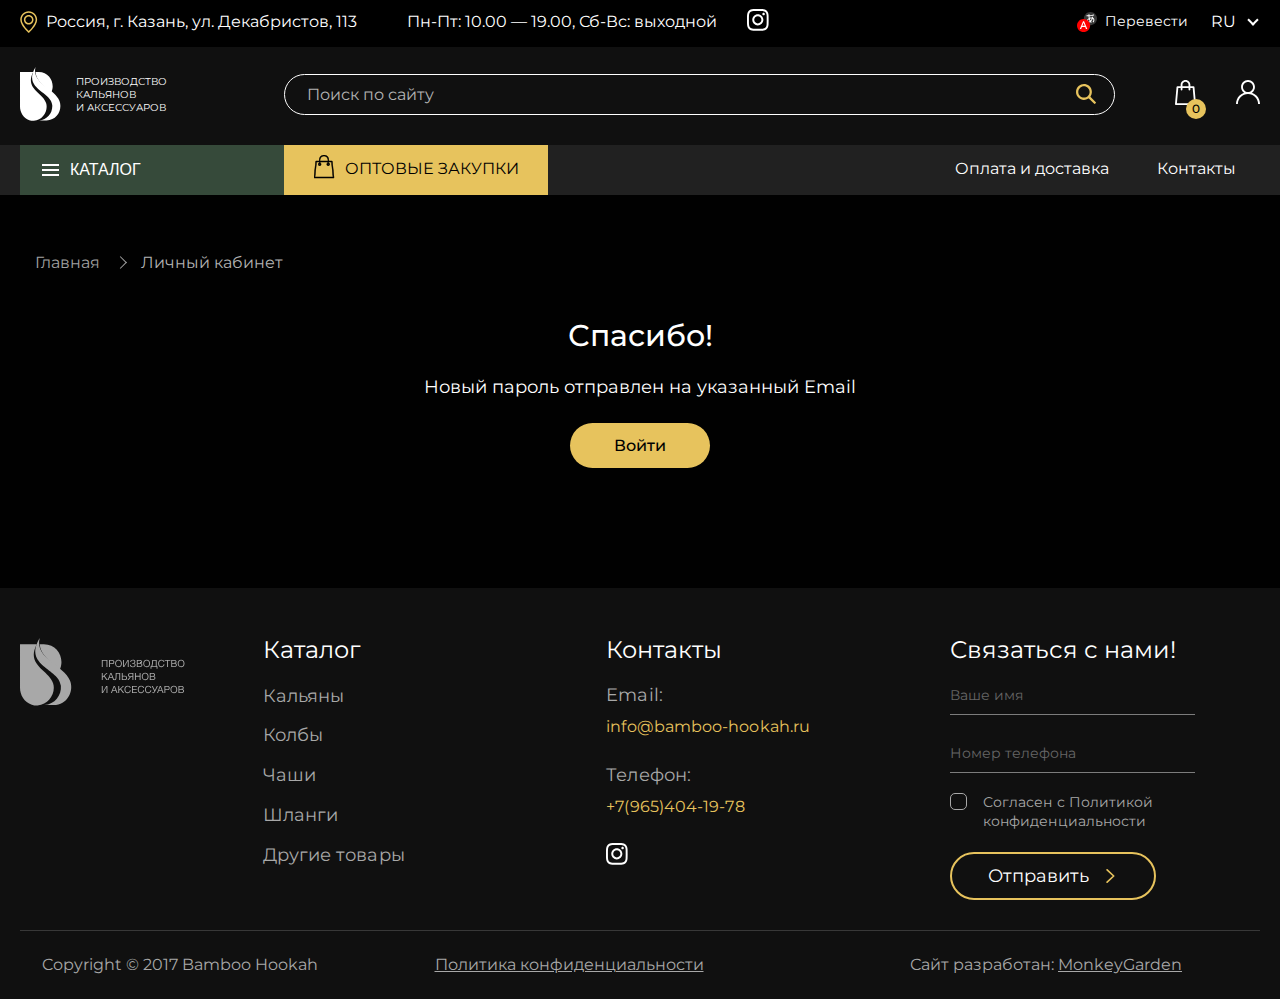
<file: resetThanks.html>
<!DOCTYPE html>
<html lang="ru">

<head>
	<meta charset="UTF-8" />
	<title>Bamboo Hookah</title>
	<meta name="description" content="Bamboo Hookah">
	<meta name="keywords" content="Bamboo Hookah">
	<meta name="author" content="John Doe">
	<meta name="viewport" content="width=device-width, initial-scale=1.0, user-scalable=no" />
	<link rel="stylesheet" href="./styles/default.css" />
	<link rel="stylesheet" href="./styles/select2.min.css" />
	<link rel="stylesheet" href="https://unpkg.com/swiper/swiper-bundle.min.css" />
	<link rel="stylesheet" href="./styles/first-paint.css" />
	<link rel="stylesheet" href="./styles/styles.css" />
</head>

<body class="nome">
	<svg width="0" height="0" class="hidden">
		<symbol xmlns="http://www.w3.org/2000/svg" fill="none" viewBox="0 0 21 24" id="button-cart">
			<g fill="currentColor">
				<path fill-rule="evenodd"
					d="M19.9929 22.4271 18.348 6.41594c-.0275-.25778-.2468-.45828-.4935-.45828h-3.0431v-.97385C14.8114 2.23412 12.673 0 10.0411 0 7.40926 0 5.27086 2.23412 5.27086 4.98381v.97385H2.14552c-.24673 0-.46606.2005-.49347.45828L.0071315 22.4271c-.0274153.1433.0274153.2865.1096615.401.082245.1146.219322.1719.356398.1719H19.5268c.1371 0 .2742-.0573.3564-.1719.0823-.1145.1371-.2577.1097-.401ZM14.5 9c.2812 0 .5.21875.5.5s-.2188.5-.5.5-.5-.21875-.5-.5.2188-.5.5-.5ZM10 1C7.7971 1 6 2.80233 6 5.01163V6h8v-.98837C14 2.80233 12.2029 1 10 1ZM5.5 9c.28125 0 .5.21875.5.5s-.21875.5-.5.5-.5-.21875-.5-.5.21875-.5.5-.5ZM2.53659 7 1 22h18L17.4634 7h-2.7988v.94646c.5488.20077.933.7457.933 1.37668 0 .80306-.6311 1.46276-1.3994 1.46276s-1.3994-.6597-1.3994-1.46276c0-.63098.3841-1.17591.9329-1.37668V7H6.15854v.94646c.54878.20077.93292.7457.93292 1.37668 0 .80306-.63109 1.46276-1.39939 1.46276-.76829 0-1.39939-.6597-1.39939-1.46276 0-.63098.38415-1.17591.93293-1.37668V7H2.53659Z"
					clip-rule="evenodd"></path>
				<path
					d="m18.348 6.41594.2486-.02555-.0001-.00089-.2485.02644Zm1.6449 16.01116-.2487.0256.0011.0108.002.0107.2456-.0471ZM14.8114 5.95766h-.25v.25h.25v-.25Zm-9.54054 0v.25h.25v-.25h-.25Zm-3.61881.45828-.2486-.02644-.00009.00089.24869.02555ZM.0071315 22.4271l.2455415.0471.00204-.0107.00111-.0108-.2486915-.0256Zm.1096615.401-.2030897.1458.2030897-.1458ZM6 6h-.25v.25H6V6Zm8 0v.25h.25V6H14ZM1 22l-.248699-.0255-.028219.2755H1V22ZM2.53659 7v-.25h-.2257l-.023.22452L2.53659 7ZM19 22v.25h.2769l-.0282-.2755L19 22ZM17.4634 7l.2487-.02548-.023-.22452h-.2257V7Zm-2.7988 0v-.25h-.25V7h.25Zm0 .94646h-.25v.17475l.1641.06003.0859-.23478Zm-.9329 0 .0859.23478.1641-.06003v-.17475h-.25Zm0-.94646h.25v-.25h-.25V7ZM6.15854 7v-.25h-.25V7h.25Zm0 .94646h-.25v.17475l.1641.06003.0859-.23478Zm-.93293 0 .08589.23478.16411-.06003v-.17475h-.25Zm0-.94646h.25v-.25h-.25V7Zm12.87369-.55851 1.6449 16.01121.4974-.0511-1.645-16.01121-.4973.0511Zm-.2448-.23383c.1128 0 .2303.09794.2449.23472l.4971-.05288c-.0402-.37879-.3614-.68184-.742-.68184v.5Zm-3.0431 0h3.0431v-.5h-3.0431v.5Zm-.25-1.22385v.97385h.5v-.97385h-.5ZM10.0411.25c2.4836 0 4.5203 2.11176 4.5203 4.73381h.5c0-2.87733-2.2401-5.23381-5.0203-5.23381v.5ZM5.52086 4.98381C5.52086 2.36176 7.55753.25 10.0411.25v-.5c-2.78012 0-5.02024 2.35648-5.02024 5.23381h.5Zm0 .97385v-.97385h-.5v.97385h.5Zm-3.37534.25h3.12534v-.5H2.14552v.5Zm-.24487.23472c.01454-.13678.13203-.23472.24487-.23472v-.5c-.38063 0-.70179.30305-.74207.68184l.4972.05288ZM.255823 22.4527 1.90074 6.44149l-.49738-.0511L-.24156 22.4016l.497383.0511Zm.064059.2297c-.059929-.0835-.076963-.1573-.067209-.2082l-.491083-.0941c-.045077.2355.047551.4482.1521133.5938l.4061787-.2915Zm.153309.0676c-.071861 0-.126295-.03-.153309-.0676l-.4061787.2915c.1374778.1915.3571967.2761.5594877.2761v-.5Zm19.053609 0H.473191v.5H19.5268v-.5Zm.1533-.0676c-.027.0376-.0814.0676-.1533.0676v.5c.2023 0 .422-.0846.5595-.2761l-.4062-.2915Zm.0672-.2082c.0098.0509-.0073.1247-.0672.2082l.4062.2915c.1046-.1456.1972-.3583.1521-.5938l-.4911.0941ZM15.25 9.5c0-.41932-.3307-.75-.75-.75v.5c.1432 0 .25.10682.25.25h.5Zm-.75.75c.4193 0 .75-.33068.75-.75h-.5c0 .14318-.1068.25-.25.25v.5Zm-.75-.75c0 .41932.3307.75.75.75v-.5c-.1432 0-.25-.10682-.25-.25h-.5Zm.75-.75c-.4193 0-.75.33068-.75.75h.5c0-.14318.1068-.25.25-.25v-.5ZM6.25 5.01163C6.25 2.93971 7.93586 1.25 10 1.25v-.5c-2.34165 0-4.25 1.91494-4.25 4.26163h.5ZM6.25 6v-.98837h-.5V6h.5ZM14 5.75H6v.5h8v-.5Zm-.25-.73837V6h.5v-.98837h-.5ZM10 1.25c2.0641 0 3.75 1.68971 3.75 3.76163h.5C14.25 2.66494 12.3417.75 10 .75v.5ZM6.25 9.5c0-.41932-.33068-.75-.75-.75v.5c.14318 0 .25.10682.25.25h.5Zm-.75.75c.41932 0 .75-.33068.75-.75h-.5c0 .14318-.10682.25-.25.25v.5Zm-.75-.75c0 .41932.33068.75.75.75v-.5c-.14318 0-.25-.10682-.25-.25h-.5Zm.75-.75c-.41932 0-.75.33068-.75.75h.5c0-.14318.10682-.25.25-.25v-.5ZM1.2487 22.0255 2.78528 7.02548l-.49739-.05096L.751301 21.9745l.497399.051ZM19 21.75H1v.5h18v-.5ZM17.2147 7.02548l1.5366 15.00002.4974-.051-1.5366-14.99998-.4974.05096ZM14.6646 7.25h2.7988v-.5h-2.7988v.5Zm.25.69646V7h-.5v.94646h.5Zm.933 1.37668c0-.73217-.4463-1.37336-1.0971-1.61146l-.1718.46956c.4468.16344.7689.61211.7689 1.1419h.5Zm-1.6494 1.71276c.9166 0 1.6494-.7822 1.6494-1.71276h-.5c0 .67553-.5295 1.21276-1.1494 1.21276v.5Zm-1.6494-1.71276c0 .93056.7327 1.71276 1.6494 1.71276v-.5c-.6199 0-1.1494-.53723-1.1494-1.21276h-.5Zm1.097-1.61146c-.6508.2381-1.097.87929-1.097 1.61146h.5c0-.52979.3221-.97846.7688-1.1419l-.1718-.46956ZM13.4817 7v.94646h.5V7h-.5Zm-7.32316.25h7.57316v-.5H6.15854v.5Zm.25.69646V7h-.5v.94646h.5Zm.93292 1.37668c0-.73217-.44621-1.37336-1.09703-1.61146l-.17179.46956c.44674.16344.76882.61211.76882 1.1419h.5ZM5.69207 11.0359c.91668 0 1.64939-.7822 1.64939-1.71276h-.5c0 .67553-.52948 1.21276-1.14939 1.21276v.5ZM4.04268 9.32314c0 .93056.73272 1.71276 1.64939 1.71276v-.5c-.61991 0-1.14939-.53723-1.14939-1.21276h-.5Zm1.09704-1.61146c-.65083.2381-1.09704.87929-1.09704 1.61146h.5c0-.52979.32208-.97846.76882-1.1419l-.17178-.46956ZM4.97561 7v.94646h.5V7h-.5Zm-2.43902.25h2.68902v-.5H2.53659v.5Z">
				</path>
			</g>
		</symbol>
		<symbol fill="none" xmlns="http://www.w3.org/2000/svg" viewBox="0 0 9 17" id="arrow">
			<path d="M1 1L9 8.506L1 16" stroke="currentColor" stroke-width="2" stroke-linecap="round"
				stroke-linejoin="round"></path>
		</symbol>
		<symbol fill="none" xmlns="http://www.w3.org/2000/svg" viewBox="0 0 11 7" id="arrow-down">
			<path id="Stroke 1" d="M10.375 1L5.68375 6L1 1" stroke="currentColor" stroke-width="2"
				stroke-linecap="round" stroke-linejoin="round"></path>
		</symbol>
		<symbol fill="none" xmlns="http://www.w3.org/2000/svg" viewBox="0 0 16 16" id="remove">
			<path d="m1.292 1.292 13.467 13.467M14.708 1.292 1.241 14.759" stroke="currentColor"
				stroke-linecap="square"></path>
		</symbol>
	</svg>
	<header class="header">
		<div class="header-top desktop">
			<div class="container header-top-wrapper">
				<div class="header-info">
					<img class="marker" src="./assets/marker.svg" alt="Адрес">
					<p>Россия, г. Казань, ул. Декабристов, 113</p>
				</div>
				<div class="header-info">
					<p>Пн-Пт: 10.00 — 19.00, Сб-Вс: выходной</p>
				</div>
				<div class="header-info">
					<a href="">
						<svg xmlns="http://www.w3.org/2000/svg" width="22" height="22" fill="none">
							<path fill="#fff"
								d="M10.8135 1.95351c2.8885 0 3.2223.01457 4.369.05831 1.0596.04373 1.6256.21868 2.003.37904.508.2041.8709.43735 1.2483.81639.3774.37904.6096.7435.8128 1.25374.1452.37904.3194.96218.3774 2.01182.0581 1.1517.0581 1.487.0581 4.38809 0 2.9011-.0145 3.2364-.0581 4.3881-.0435 1.0642-.2177 1.6328-.3774 2.0118-.2032.5103-.4354.8747-.8128 1.2538-.3774.379-.7403.6123-1.2483.8164-.3774.1458-.9579.3207-2.003.379-1.1467.0583-1.4805.0583-4.369.0583-2.88841 0-3.22226-.0146-4.36893-.0583-1.05958-.0437-1.62566-.2187-2.00304-.379-.50802-.2041-.87089-.4374-1.24827-.8164-.37739-.3791-.60963-.7435-.81284-1.2538-.14514-.379-.31932-.9621-.37738-2.0118-.05806-1.1517-.05806-1.487-.05806-4.3881 0-2.90109.01452-3.23639.05806-4.38809.04355-1.06422.21772-1.63278.37738-2.01182.20321-.51024.43545-.8747.81284-1.25374.37738-.37904.74025-.61229 1.24827-.81639.37738-.14579.95797-.32073 2.00304-.37904 1.14667-.04374 1.48052-.05831 4.36893-.05831Zm0-1.95351C7.88154 0 7.50416.0145781 6.35748.0583133 5.21081.116627 4.42701.291568 3.7303.568558 3.01907.845547 2.40946 1.21001 1.81435 1.8223 1.21924 2.42002.841854 3.03231.566072 3.74665c-.261266.68519-.449959 1.487-.5080181 2.63869C-.0000053 7.53704 0 7.91607 0 10.8609c0 2.9449.0145095 3.3239.0580539 4.4756.0580591 1.1517.2322371 1.9389.5080181 2.6387.275782.7143.638658 1.3266 1.248278 1.9243.59511.5977 1.20472.9768 1.91595 1.2538.6822.2624 1.48051.4519 2.62718.5102 1.14668.0583 1.52406.0583 4.45602.0583 2.932 0 3.3094-.0146 4.4561-.0583 1.1466-.0583 1.9304-.2332 2.6272-.5102.7112-.277 1.3208-.6415 1.9159-1.2538.5951-.5977.9725-1.21 1.2483-1.9243.2613-.6852.4499-1.487.508-2.6387.0581-1.1517.0581-1.5307.0581-4.4756 0-2.94483-.0146-3.32386-.0581-4.47556-.0581-1.15169-.2322-1.93893-.508-2.63869-.2758-.71434-.6387-1.32663-1.2483-1.92435-.5951-.59771-1.2047-.976753-1.9159-1.253742-.6822-.262412-1.4806-.451931-2.6272-.5102447C14.1229.0145781 13.76 0 10.8135 0Z" />
							<path fill="#fff"
								d="M10.8137 5.27734c-3.06262 0-5.54466 2.49291-5.54466 5.56896 0 3.076 2.48204 5.5689 5.54466 5.5689 3.0626 0 5.5447-2.4929 5.5447-5.5689 0-3.07605-2.4676-5.56896-5.5447-5.56896Zm0 9.19896c-1.98853 0-3.59968-1.6182-3.59968-3.6154 0-1.99727 1.61115-3.61547 3.59968-3.61547 1.9885 0 3.5997 1.6182 3.5997 3.61547 0 1.9972-1.6112 3.6154-3.5997 3.6154ZM16.5906 6.35619c.7135 0 1.2919-.5809 1.2919-1.29748s-.5784-1.29748-1.2919-1.29748c-.7134 0-1.2918.5809-1.2918 1.29748s.5784 1.29748 1.2918 1.29748Z" />
						</svg>
					</a>
				</div>
				<div class="header-language">
					<div class="header-language-info">
						<img src="./assets/language.svg" alt="Перевести">
						<p>Перевести</p>
					</div>
					<select class="lang" name="lang-mobile">
						<option value="">Ru</option>
						<option value="">En</option>
					</select>
				</div>
			</div>
		</div>
		<div class="header-main">
			<div class="container header-main-wrapper">
				<a href="" class="logo">
					<img src="./assets/logo.svg" alt="ПРОИЗВОДСТВО КАЛЬЯНОВ И АКСЕССУАРОВ">
					<span>ПРОИЗВОДСТВО <br /> КАЛЬЯНОВ <br /> И АКСЕССУАРОВ</span>
				</a>
				<form action="" class="search-form">
					<!-- class="active" for input open search wrapper -->
					<input type="text" placeholder="Поиск по сайту">
					<div class="search-wrapper">
						<ul class="search-list">
							<li class="search-listitem">
								<a href="">
									<figure class="cart_item-image">
										<img src="./assets/hookah-1.png">
									</figure>
									<p class="cart_item-name">Колба «Bamboo Hookah»<br>«UFO» (серебро)</p>
									<span class="prices">
										<h5 class="product-price-new">5 990 ₽</h5>
										<strike class="product-price-old">8 990 ₽</strike>
									</span>
								</a>
							</li>
							<li class="search-listitem">
								<a href="">
									<figure class="cart_item-image">
										<img src="./assets/hookah-1.png">
									</figure>
									<p class="cart_item-name">Колба «Bamboo Hookah»<br>«UFO» (серебро)</p>
									<span class="prices">
										<h5 class="product-price-current">5 990 ₽</h5>
									</span>
								</a>
							</li>
							<li class="search-listitem">
								<a href="">
									<figure class="cart_item-image">
										<img src="./assets/hookah-1.png">
									</figure>
									<p class="cart_item-name">Колба «Bamboo Hookah»<br>«UFO» (серебро)</p>
									<span class="prices">
										<h5 class="product-price-new">5 990 ₽</h5>
										<strike class="product-price-old">8 990 ₽</strike>
									</span>
								</a>
							</li>
						</ul>
					</div>

					<button class="search-form-button">
						<svg xmlns="http://www.w3.org/2000/svg" width="24" height="24" fill="none">
							<mask id="a" width="20" height="20" x="2" y="2" maskUnits="userSpaceOnUse"
								style="mask-type:alpha">
								<path fill="#fff" fill-rule="evenodd"
									d="m21.8336 20.2158-5.1748-5.2131c-.1943-.1954-.2137-.4965-.0634-.7274 2.1217-3.2543 1.6268-7.72963-1.5034-10.40274-3.012-2.5714-7.59655-2.4834-10.51481.19542-3.3497 3.07483-3.43427 8.30852-.25257 11.49242 2.71312 2.7154 6.91248 3.0451 9.99648 1.0052.2314-.1532.5349-.1332.7303.0634l5.1634 5.2022c.2234.2246.5857.2252.8097.0012l.808-.8086c.2229-.2229.2234-.584.0011-.808ZM5.94061 13.9427c-2.20799-2.2097-2.20799-5.80505 0-8.01474 2.20798-2.20969 5.80049-2.21026 8.00849 0 2.208 2.20969 2.208 5.80504 0 8.01474-2.208 2.2097-5.80051 2.2097-8.00849 0Z"
									clip-rule="evenodd" />
							</mask>
							<g mask="url(#a)">
								<path fill="#E7C35D" d="M0 0h24v24H0z" />
							</g>
						</svg>
					</button>
				</form>
				<ul class="user-controls">
					<li class="cart">
						<a href="">
							<img src="./assets/cart.svg" alt="">
							<span class="items">0</span>
						</a>
						<div class="cart_items-wrapper">
							<ul class="cart_list">
								<li class="cart_list-item">
									<a href="">
										<figure class="cart_item-image">
											<img src="./assets/hookah-1.png">
										</figure>
										<p class="cart_item-name">Колба «Bamboo Hookah»<br>«UFO» (серебро)</p>
										<span class="prices">
											<h5 class="product-price-new">5 990 ₽</h5>
											<strike class="product-price-old">8 990 ₽</strike>
										</span>
									</a>
									<button class="remove_list-item" title="Удалить из корзины">
										<svg class="icon">
											<use xlink:href="#remove"></use>
										</svg>
									</button>
								</li>
								<li class="cart_list-item">
									<a href="">
										<figure class="cart_item-image">
											<img src="./assets/hookah-1.png">
										</figure>
										<p class="cart_item-name">Колба «Bamboo Hookah»<br>«UFO» (серебро)</p>
										<span class="prices">
											<h5 class="product-price-current">5 990 ₽</h5>
										</span>
									</a>
									<button class="remove_list-item" title="Удалить из корзины">
										<svg class="icon">
											<use xlink:href="#remove"></use>
										</svg>
									</button>
								</li>
								<li class="cart_list-item">
									<a href="">
										<figure class="cart_item-image">
											<img src="./assets/hookah-1.png">
										</figure>
										<p class="cart_item-name">Колба «Bamboo Hookah»<br>«UFO» (серебро)</p>
										<span class="prices">
											<h5 class="product-price-new">5 990 ₽</h5>
											<strike class="product-price-old">8 990 ₽</strike>
										</span>
									</a>
									<button class="remove_list-item" title="Удалить из корзины">
										<svg class="icon">
											<use xlink:href="#remove"></use>
										</svg>
									</button>
								</li>
								<li class="cart_list-item">
									<a href="">
										<figure class="cart_item-image">
											<img src="./assets/hookah-1.png">
										</figure>
										<p class="cart_item-name">Колба «Bamboo Hookah»<br>«UFO» (серебро)</p>
										<span class="prices">
											<h5 class="product-price-current">5 990 ₽</h5>
										</span>
									</a>
									<button class="remove_list-item" title="Удалить из корзины">
										<svg class="icon">
											<use xlink:href="#remove"></use>
										</svg>
									</button>
								</li>
					</li>
				</ul>
				<div class="cart-footer">
					<div class="result">
						<p>Итого:</p>
						<h3>27 960 ₽</h3>
					</div>
					<a class="button go_to_cart" href="">Перейти в корзину</a>
				</div>
			</div>
			</li>
			<li>
				<a href="">
					<img src="./assets/user.svg" alt="">
				</a>
			</li>
		</div>
		</div>
		</div>
		<div class="header-navigation">
			<div class="container header-navigation-wrapper">
				<button id="menu" class="mobile-menu-button">
					<span class="burger"></span>
					МЕНЮ
				</button>
				<div class="header-catalog">
					<button id="catalog" class="catalog-button">
						<span class="burger"></span>
						КАТАЛОГ
					</button>
					<ul class="submenu">
						<li class="sticky">
							<button id="close-catalog" class="close-catalog-button">
								<span class="close"></span>
								ЗАКРЫТЬ КАТАЛОГ
							</button>
						</li>
						<li><a href="">Кальяны</a></li>
						<li><a href="">Колбы</a></li>
						<li><a href="">Мундштуки</a></li>
						<li><a href="">Аксессуары</a></li>
						<li><a href="">Чаши</a></li>
						<li><a href="">Сетки защитные</a></li>
						<li><a href="">Уголь</a></li>
						<li><a href="">Шланги</a></li>
						<li><a href="">Брендирование</a></li>
					</ul>
				</div>
				<nav class="header-menu">
					<button id="close-menu" class="close-mobile-menu-button sticky">
						<span class="close"></span>
						ЗАКРЫТЬ МЕНЮ
					</button>
					<ul>
						<li class="header-yellow">
							<a href="">
								<svg xmlns="http://www.w3.org/2000/svg" width="21" height="24" fill="none">
									<g fill="currentColor">
										<path fill-rule="evenodd"
											d="M19.9929 22.4271 18.348 6.41594c-.0275-.25778-.2468-.45828-.4935-.45828h-3.0431v-.97385C14.8114 2.23412 12.673 0 10.0411 0 7.40926 0 5.27086 2.23412 5.27086 4.98381v.97385H2.14552c-.24673 0-.46606.2005-.49347.45828L.0071315 22.4271c-.0274153.1433.0274153.2865.1096615.401.082245.1146.219322.1719.356398.1719H19.5268c.1371 0 .2742-.0573.3564-.1719.0823-.1145.1371-.2577.1097-.401ZM14.5 9c.2812 0 .5.21875.5.5s-.2188.5-.5.5-.5-.21875-.5-.5.2188-.5.5-.5ZM10 1C7.7971 1 6 2.80233 6 5.01163V6h8v-.98837C14 2.80233 12.2029 1 10 1ZM5.5 9c.28125 0 .5.21875.5.5s-.21875.5-.5.5-.5-.21875-.5-.5.21875-.5.5-.5ZM2.53659 7 1 22h18L17.4634 7h-2.7988v.94646c.5488.20077.933.7457.933 1.37668 0 .80306-.6311 1.46276-1.3994 1.46276s-1.3994-.6597-1.3994-1.46276c0-.63098.3841-1.17591.9329-1.37668V7H6.15854v.94646c.54878.20077.93292.7457.93292 1.37668 0 .80306-.63109 1.46276-1.39939 1.46276-.76829 0-1.39939-.6597-1.39939-1.46276 0-.63098.38415-1.17591.93293-1.37668V7H2.53659Z"
											clip-rule="evenodd" />
										<path
											d="m18.348 6.41594.2486-.02555-.0001-.00089-.2485.02644Zm1.6449 16.01116-.2487.0256.0011.0108.002.0107.2456-.0471ZM14.8114 5.95766h-.25v.25h.25v-.25Zm-9.54054 0v.25h.25v-.25h-.25Zm-3.61881.45828-.2486-.02644-.00009.00089.24869.02555ZM.0071315 22.4271l.2455415.0471.00204-.0107.00111-.0108-.2486915-.0256Zm.1096615.401-.2030897.1458.2030897-.1458ZM6 6h-.25v.25H6V6Zm8 0v.25h.25V6H14ZM1 22l-.248699-.0255-.028219.2755H1V22ZM2.53659 7v-.25h-.2257l-.023.22452L2.53659 7ZM19 22v.25h.2769l-.0282-.2755L19 22ZM17.4634 7l.2487-.02548-.023-.22452h-.2257V7Zm-2.7988 0v-.25h-.25V7h.25Zm0 .94646h-.25v.17475l.1641.06003.0859-.23478Zm-.9329 0 .0859.23478.1641-.06003v-.17475h-.25Zm0-.94646h.25v-.25h-.25V7ZM6.15854 7v-.25h-.25V7h.25Zm0 .94646h-.25v.17475l.1641.06003.0859-.23478Zm-.93293 0 .08589.23478.16411-.06003v-.17475h-.25Zm0-.94646h.25v-.25h-.25V7Zm12.87369-.55851 1.6449 16.01121.4974-.0511-1.645-16.01121-.4973.0511Zm-.2448-.23383c.1128 0 .2303.09794.2449.23472l.4971-.05288c-.0402-.37879-.3614-.68184-.742-.68184v.5Zm-3.0431 0h3.0431v-.5h-3.0431v.5Zm-.25-1.22385v.97385h.5v-.97385h-.5ZM10.0411.25c2.4836 0 4.5203 2.11176 4.5203 4.73381h.5c0-2.87733-2.2401-5.23381-5.0203-5.23381v.5ZM5.52086 4.98381C5.52086 2.36176 7.55753.25 10.0411.25v-.5c-2.78012 0-5.02024 2.35648-5.02024 5.23381h.5Zm0 .97385v-.97385h-.5v.97385h.5Zm-3.37534.25h3.12534v-.5H2.14552v.5Zm-.24487.23472c.01454-.13678.13203-.23472.24487-.23472v-.5c-.38063 0-.70179.30305-.74207.68184l.4972.05288ZM.255823 22.4527 1.90074 6.44149l-.49738-.0511L-.24156 22.4016l.497383.0511Zm.064059.2297c-.059929-.0835-.076963-.1573-.067209-.2082l-.491083-.0941c-.045077.2355.047551.4482.1521133.5938l.4061787-.2915Zm.153309.0676c-.071861 0-.126295-.03-.153309-.0676l-.4061787.2915c.1374778.1915.3571967.2761.5594877.2761v-.5Zm19.053609 0H.473191v.5H19.5268v-.5Zm.1533-.0676c-.027.0376-.0814.0676-.1533.0676v.5c.2023 0 .422-.0846.5595-.2761l-.4062-.2915Zm.0672-.2082c.0098.0509-.0073.1247-.0672.2082l.4062.2915c.1046-.1456.1972-.3583.1521-.5938l-.4911.0941ZM15.25 9.5c0-.41932-.3307-.75-.75-.75v.5c.1432 0 .25.10682.25.25h.5Zm-.75.75c.4193 0 .75-.33068.75-.75h-.5c0 .14318-.1068.25-.25.25v.5Zm-.75-.75c0 .41932.3307.75.75.75v-.5c-.1432 0-.25-.10682-.25-.25h-.5Zm.75-.75c-.4193 0-.75.33068-.75.75h.5c0-.14318.1068-.25.25-.25v-.5ZM6.25 5.01163C6.25 2.93971 7.93586 1.25 10 1.25v-.5c-2.34165 0-4.25 1.91494-4.25 4.26163h.5ZM6.25 6v-.98837h-.5V6h.5ZM14 5.75H6v.5h8v-.5Zm-.25-.73837V6h.5v-.98837h-.5ZM10 1.25c2.0641 0 3.75 1.68971 3.75 3.76163h.5C14.25 2.66494 12.3417.75 10 .75v.5ZM6.25 9.5c0-.41932-.33068-.75-.75-.75v.5c.14318 0 .25.10682.25.25h.5Zm-.75.75c.41932 0 .75-.33068.75-.75h-.5c0 .14318-.10682.25-.25.25v.5Zm-.75-.75c0 .41932.33068.75.75.75v-.5c-.14318 0-.25-.10682-.25-.25h-.5Zm.75-.75c-.41932 0-.75.33068-.75.75h.5c0-.14318.10682-.25.25-.25v-.5ZM1.2487 22.0255 2.78528 7.02548l-.49739-.05096L.751301 21.9745l.497399.051ZM19 21.75H1v.5h18v-.5ZM17.2147 7.02548l1.5366 15.00002.4974-.051-1.5366-14.99998-.4974.05096ZM14.6646 7.25h2.7988v-.5h-2.7988v.5Zm.25.69646V7h-.5v.94646h.5Zm.933 1.37668c0-.73217-.4463-1.37336-1.0971-1.61146l-.1718.46956c.4468.16344.7689.61211.7689 1.1419h.5Zm-1.6494 1.71276c.9166 0 1.6494-.7822 1.6494-1.71276h-.5c0 .67553-.5295 1.21276-1.1494 1.21276v.5Zm-1.6494-1.71276c0 .93056.7327 1.71276 1.6494 1.71276v-.5c-.6199 0-1.1494-.53723-1.1494-1.21276h-.5Zm1.097-1.61146c-.6508.2381-1.097.87929-1.097 1.61146h.5c0-.52979.3221-.97846.7688-1.1419l-.1718-.46956ZM13.4817 7v.94646h.5V7h-.5Zm-7.32316.25h7.57316v-.5H6.15854v.5Zm.25.69646V7h-.5v.94646h.5Zm.93292 1.37668c0-.73217-.44621-1.37336-1.09703-1.61146l-.17179.46956c.44674.16344.76882.61211.76882 1.1419h.5ZM5.69207 11.0359c.91668 0 1.64939-.7822 1.64939-1.71276h-.5c0 .67553-.52948 1.21276-1.14939 1.21276v.5ZM4.04268 9.32314c0 .93056.73272 1.71276 1.64939 1.71276v-.5c-.61991 0-1.14939-.53723-1.14939-1.21276h-.5Zm1.09704-1.61146c-.65083.2381-1.09704.87929-1.09704 1.61146h.5c0-.52979.32208-.97846.76882-1.1419l-.17178-.46956ZM4.97561 7v.94646h.5V7h-.5Zm-2.43902.25h2.68902v-.5H2.53659v.5Z" />
									</g>
								</svg>
								ОПТОВЫЕ ЗАКУПКИ
							</a>
						</li>
						<li>
							<a href="">Оплата и доставка</a>
						</li>
						<li>
							<a href="">Контакты</a>
						</li>
						<li class="header-top mobile">
							<div class="header-top-wrapper">
								<div class="header-info">
									<p>Россия, г. Казань, ул. Декабристов, 113</p>
								</div>
								<div class="header-info">
									<p>Пн-Пт: 10.00 — 19.00, Сб-Вс: выходной</p>
								</div>
								<div class="header-info">
									<div class="header-language">
										<div class="header-language-info">
											<img src="./assets/language.svg" alt="Перевести">
											<p>Перевести</p>
										</div>
										<select class="lang" name="lang-mobile">
											<option value="">Ru</option>
											<option value="">En</option>
										</select>
									</div>
									<a class="instagram" href="">
										<svg xmlns="http://www.w3.org/2000/svg" width="22" height="22" fill="none">
											<path fill="#fff"
												d="M10.8135 1.95351c2.8885 0 3.2223.01457 4.369.05831 1.0596.04373 1.6256.21868 2.003.37904.508.2041.8709.43735 1.2483.81639.3774.37904.6096.7435.8128 1.25374.1452.37904.3194.96218.3774 2.01182.0581 1.1517.0581 1.487.0581 4.38809 0 2.9011-.0145 3.2364-.0581 4.3881-.0435 1.0642-.2177 1.6328-.3774 2.0118-.2032.5103-.4354.8747-.8128 1.2538-.3774.379-.7403.6123-1.2483.8164-.3774.1458-.9579.3207-2.003.379-1.1467.0583-1.4805.0583-4.369.0583-2.88841 0-3.22226-.0146-4.36893-.0583-1.05958-.0437-1.62566-.2187-2.00304-.379-.50802-.2041-.87089-.4374-1.24827-.8164-.37739-.3791-.60963-.7435-.81284-1.2538-.14514-.379-.31932-.9621-.37738-2.0118-.05806-1.1517-.05806-1.487-.05806-4.3881 0-2.90109.01452-3.23639.05806-4.38809.04355-1.06422.21772-1.63278.37738-2.01182.20321-.51024.43545-.8747.81284-1.25374.37738-.37904.74025-.61229 1.24827-.81639.37738-.14579.95797-.32073 2.00304-.37904 1.14667-.04374 1.48052-.05831 4.36893-.05831Zm0-1.95351C7.88154 0 7.50416.0145781 6.35748.0583133 5.21081.116627 4.42701.291568 3.7303.568558 3.01907.845547 2.40946 1.21001 1.81435 1.8223 1.21924 2.42002.841854 3.03231.566072 3.74665c-.261266.68519-.449959 1.487-.5080181 2.63869C-.0000053 7.53704 0 7.91607 0 10.8609c0 2.9449.0145095 3.3239.0580539 4.4756.0580591 1.1517.2322371 1.9389.5080181 2.6387.275782.7143.638658 1.3266 1.248278 1.9243.59511.5977 1.20472.9768 1.91595 1.2538.6822.2624 1.48051.4519 2.62718.5102 1.14668.0583 1.52406.0583 4.45602.0583 2.932 0 3.3094-.0146 4.4561-.0583 1.1466-.0583 1.9304-.2332 2.6272-.5102.7112-.277 1.3208-.6415 1.9159-1.2538.5951-.5977.9725-1.21 1.2483-1.9243.2613-.6852.4499-1.487.508-2.6387.0581-1.1517.0581-1.5307.0581-4.4756 0-2.94483-.0146-3.32386-.0581-4.47556-.0581-1.15169-.2322-1.93893-.508-2.63869-.2758-.71434-.6387-1.32663-1.2483-1.92435-.5951-.59771-1.2047-.976753-1.9159-1.253742-.6822-.262412-1.4806-.451931-2.6272-.5102447C14.1229.0145781 13.76 0 10.8135 0Z" />
											<path fill="#fff"
												d="M10.8137 5.27734c-3.06262 0-5.54466 2.49291-5.54466 5.56896 0 3.076 2.48204 5.5689 5.54466 5.5689 3.0626 0 5.5447-2.4929 5.5447-5.5689 0-3.07605-2.4676-5.56896-5.5447-5.56896Zm0 9.19896c-1.98853 0-3.59968-1.6182-3.59968-3.6154 0-1.99727 1.61115-3.61547 3.59968-3.61547 1.9885 0 3.5997 1.6182 3.5997 3.61547 0 1.9972-1.6112 3.6154-3.5997 3.6154ZM16.5906 6.35619c.7135 0 1.2919-.5809 1.2919-1.29748s-.5784-1.29748-1.2919-1.29748c-.7134 0-1.2918.5809-1.2918 1.29748s.5784 1.29748 1.2918 1.29748Z" />
										</svg>
									</a>
								</div>

							</div>
			</div>
			</ul>
		</div>
		</div>
		</div>
	</header>

    <main class="home-main order">
		<div class="cart-wrapper">
			<div class="container order">
				<div class="breadcrumbs">
					<ul class="breadcrumbs-list">
						<li class="breadcrumbs-item">
							<a href="">Главная</a>
						</li>
						<li class="breadcrumbs-item">
							<p>Личный кабинет</p>
						</li>
					</ul>
				</div>
			</div>
		</div>

        <div class="thanks-wrapper">
            <div class="container">
                <div class="thanks__inner">
                    <h3 class="reset__title">Спасибо!</h3>
                    <p class="thanks__text">Новый пароль отправлен на указанный Email</p>
                    <a href="" class="thanks__link">Войти</a>
                </div>
            </div>
        </div>

    </main>

    <footer class="footer">
		<div class="container">
			<div class="footer-top">
				<a href="" class="footer-logo">
					<img src="./assets/footer-logo.svg" alt="">
				</a>
				<div class="footer-catalog">
					<h3 class="footer-title">Каталог</h3>
					<ul class="footer-menu">
						<li><a href="">Кальяны</a></li>
						<li><a href="">Колбы</a></li>
						<li><a href="">Чаши</a></li>
						<li><a href="">Шланги</a></li>
						<li><a href="">Другие товары</a></li>
					</ul>
				</div>
				<div class="footer-contacts">
					<h3 class="footer-title">Контакты</h3>
					<div class="contact-block">
						<p>Email:</p>
						<a href="mailto:info@bamboo-hookah.ru">info@bamboo-hookah.ru</a>
					</div>
					<div class="contact-block">
						<p>Телефон:</p>
						<a href="tel:+79654041978">+7(965)404-19-78</a>
					</div>
					<div class="contact-block">
						<a href="">
							<svg xmlns="http://www.w3.org/2000/svg" width="22" height="22" fill="none">
								<path fill="#fff"
									d="M10.8135 1.95351c2.8885 0 3.2223.01457 4.369.05831 1.0596.04373 1.6256.21868 2.003.37904.508.2041.8709.43735 1.2483.81639.3774.37904.6096.7435.8128 1.25374.1452.37904.3194.96218.3774 2.01182.0581 1.1517.0581 1.487.0581 4.38809 0 2.9011-.0145 3.2364-.0581 4.3881-.0435 1.0642-.2177 1.6328-.3774 2.0118-.2032.5103-.4354.8747-.8128 1.2538-.3774.379-.7403.6123-1.2483.8164-.3774.1458-.9579.3207-2.003.379-1.1467.0583-1.4805.0583-4.369.0583-2.88841 0-3.22226-.0146-4.36893-.0583-1.05958-.0437-1.62566-.2187-2.00304-.379-.50802-.2041-.87089-.4374-1.24827-.8164-.37739-.3791-.60963-.7435-.81284-1.2538-.14514-.379-.31932-.9621-.37738-2.0118-.05806-1.1517-.05806-1.487-.05806-4.3881 0-2.90109.01452-3.23639.05806-4.38809.04355-1.06422.21772-1.63278.37738-2.01182.20321-.51024.43545-.8747.81284-1.25374.37738-.37904.74025-.61229 1.24827-.81639.37738-.14579.95797-.32073 2.00304-.37904 1.14667-.04374 1.48052-.05831 4.36893-.05831Zm0-1.95351C7.88154 0 7.50416.0145781 6.35748.0583133 5.21081.116627 4.42701.291568 3.7303.568558 3.01907.845547 2.40946 1.21001 1.81435 1.8223 1.21924 2.42002.841854 3.03231.566072 3.74665c-.261266.68519-.449959 1.487-.5080181 2.63869C-.0000053 7.53704 0 7.91607 0 10.8609c0 2.9449.0145095 3.3239.0580539 4.4756.0580591 1.1517.2322371 1.9389.5080181 2.6387.275782.7143.638658 1.3266 1.248278 1.9243.59511.5977 1.20472.9768 1.91595 1.2538.6822.2624 1.48051.4519 2.62718.5102 1.14668.0583 1.52406.0583 4.45602.0583 2.932 0 3.3094-.0146 4.4561-.0583 1.1466-.0583 1.9304-.2332 2.6272-.5102.7112-.277 1.3208-.6415 1.9159-1.2538.5951-.5977.9725-1.21 1.2483-1.9243.2613-.6852.4499-1.487.508-2.6387.0581-1.1517.0581-1.5307.0581-4.4756 0-2.94483-.0146-3.32386-.0581-4.47556-.0581-1.15169-.2322-1.93893-.508-2.63869-.2758-.71434-.6387-1.32663-1.2483-1.92435-.5951-.59771-1.2047-.976753-1.9159-1.253742-.6822-.262412-1.4806-.451931-2.6272-.5102447C14.1229.0145781 13.76 0 10.8135 0Z" />
								<path fill="#fff"
									d="M10.8137 5.27734c-3.06262 0-5.54466 2.49291-5.54466 5.56896 0 3.076 2.48204 5.5689 5.54466 5.5689 3.0626 0 5.5447-2.4929 5.5447-5.5689 0-3.07605-2.4676-5.56896-5.5447-5.56896Zm0 9.19896c-1.98853 0-3.59968-1.6182-3.59968-3.6154 0-1.99727 1.61115-3.61547 3.59968-3.61547 1.9885 0 3.5997 1.6182 3.5997 3.61547 0 1.9972-1.6112 3.6154-3.5997 3.6154ZM16.5906 6.35619c.7135 0 1.2919-.5809 1.2919-1.29748s-.5784-1.29748-1.2919-1.29748c-.7134 0-1.2918.5809-1.2918 1.29748s.5784 1.29748 1.2918 1.29748Z" />
							</svg>
						</a>
					</div>
				</div>
				<div class="footer-form">
					<h3 class="footer-title">Связаться с нами!</h3>
					<form action="">
						<div>
							<input type="text" name="name" placeholder="Ваше имя">
						</div>
						<div>
							<input type="phone" name="phone" placeholder="Номер телефона" required>
						</div>
						<div class="label-block">
							<input type="checkbox" id="privacy" name="privacy" required>
							<label for="privacy">
								<p>Согласен с Политикой конфиденциальности</p>
							</label>
						</div>
						<div>
							<button class="button" type="submit">
								Отправить
								<svg width="8" height="15" class="icon">
									<use xlink:href="#arrow"></use>
								</svg>
							</button>
						</div>
					</form>
				</div>
			</div>
			<div class="copyright">
				<p class="copyright-text">Copyright © 2017 Bamboo Hookah</p>
				<a href="" class="copyright-link">Политика конфиденциальности</a>
				<p class="copyright-text develop">Сайт разработан: <a href="">MonkeyGarden</a></p>
			</div>
		</div>
	</footer>

	<script src="./scripts/ts-select2.min.js"></script>
	<script src="https://unpkg.com/swiper/swiper-bundle.min.js"></script>
	<script src="./scripts/index.js"></script>

</body>

</html>
</file>
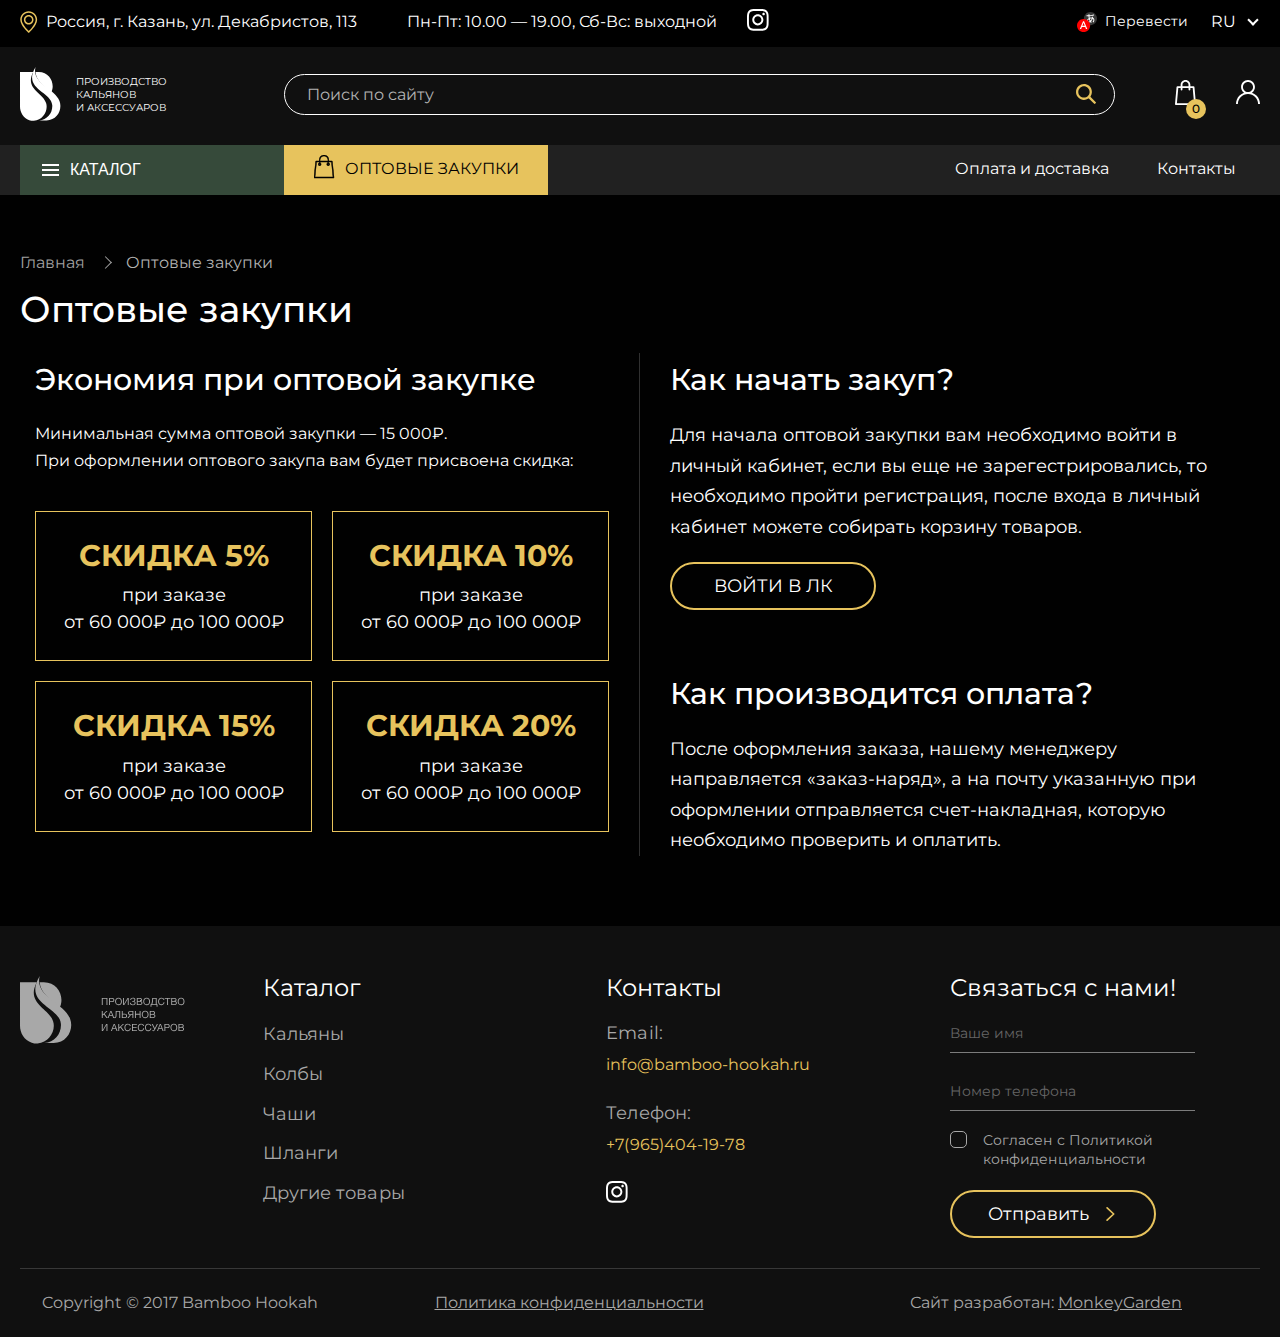
<file: wholesale.html>
<!DOCTYPE html>
<html lang="ru">
	<head>
			<meta charset="UTF-8" />
			<title>Bamboo Hookah</title>
			<meta name="description" content="Bamboo Hookah">
			<meta name="keywords" content="Bamboo Hookah">
			<meta name="author" content="John Doe">
			<meta name="viewport" content="width=device-width, initial-scale=1.0, user-scalable=no" />
			<link rel="stylesheet" href="./styles/default.css" />
			<link rel="stylesheet" href="./styles/select2.min.css" />
			<link rel="stylesheet" href="https://unpkg.com/swiper/swiper-bundle.min.css" />
			<link rel="stylesheet" href="./styles/first-paint.css" />
			<link rel="stylesheet" href="./styles/styles.css" /> 
	</head>
	<body class="nome">
		<svg width="0" height="0" class="hidden">
  		<symbol xmlns="http://www.w3.org/2000/svg" fill="none" viewBox="0 0 21 24" id="button-cart">
    		<g fill="currentColor">
		      <path fill-rule="evenodd" d="M19.9929 22.4271 18.348 6.41594c-.0275-.25778-.2468-.45828-.4935-.45828h-3.0431v-.97385C14.8114 2.23412 12.673 0 10.0411 0 7.40926 0 5.27086 2.23412 5.27086 4.98381v.97385H2.14552c-.24673 0-.46606.2005-.49347.45828L.0071315 22.4271c-.0274153.1433.0274153.2865.1096615.401.082245.1146.219322.1719.356398.1719H19.5268c.1371 0 .2742-.0573.3564-.1719.0823-.1145.1371-.2577.1097-.401ZM14.5 9c.2812 0 .5.21875.5.5s-.2188.5-.5.5-.5-.21875-.5-.5.2188-.5.5-.5ZM10 1C7.7971 1 6 2.80233 6 5.01163V6h8v-.98837C14 2.80233 12.2029 1 10 1ZM5.5 9c.28125 0 .5.21875.5.5s-.21875.5-.5.5-.5-.21875-.5-.5.21875-.5.5-.5ZM2.53659 7 1 22h18L17.4634 7h-2.7988v.94646c.5488.20077.933.7457.933 1.37668 0 .80306-.6311 1.46276-1.3994 1.46276s-1.3994-.6597-1.3994-1.46276c0-.63098.3841-1.17591.9329-1.37668V7H6.15854v.94646c.54878.20077.93292.7457.93292 1.37668 0 .80306-.63109 1.46276-1.39939 1.46276-.76829 0-1.39939-.6597-1.39939-1.46276 0-.63098.38415-1.17591.93293-1.37668V7H2.53659Z" clip-rule="evenodd"></path>
		      <path d="m18.348 6.41594.2486-.02555-.0001-.00089-.2485.02644Zm1.6449 16.01116-.2487.0256.0011.0108.002.0107.2456-.0471ZM14.8114 5.95766h-.25v.25h.25v-.25Zm-9.54054 0v.25h.25v-.25h-.25Zm-3.61881.45828-.2486-.02644-.00009.00089.24869.02555ZM.0071315 22.4271l.2455415.0471.00204-.0107.00111-.0108-.2486915-.0256Zm.1096615.401-.2030897.1458.2030897-.1458ZM6 6h-.25v.25H6V6Zm8 0v.25h.25V6H14ZM1 22l-.248699-.0255-.028219.2755H1V22ZM2.53659 7v-.25h-.2257l-.023.22452L2.53659 7ZM19 22v.25h.2769l-.0282-.2755L19 22ZM17.4634 7l.2487-.02548-.023-.22452h-.2257V7Zm-2.7988 0v-.25h-.25V7h.25Zm0 .94646h-.25v.17475l.1641.06003.0859-.23478Zm-.9329 0 .0859.23478.1641-.06003v-.17475h-.25Zm0-.94646h.25v-.25h-.25V7ZM6.15854 7v-.25h-.25V7h.25Zm0 .94646h-.25v.17475l.1641.06003.0859-.23478Zm-.93293 0 .08589.23478.16411-.06003v-.17475h-.25Zm0-.94646h.25v-.25h-.25V7Zm12.87369-.55851 1.6449 16.01121.4974-.0511-1.645-16.01121-.4973.0511Zm-.2448-.23383c.1128 0 .2303.09794.2449.23472l.4971-.05288c-.0402-.37879-.3614-.68184-.742-.68184v.5Zm-3.0431 0h3.0431v-.5h-3.0431v.5Zm-.25-1.22385v.97385h.5v-.97385h-.5ZM10.0411.25c2.4836 0 4.5203 2.11176 4.5203 4.73381h.5c0-2.87733-2.2401-5.23381-5.0203-5.23381v.5ZM5.52086 4.98381C5.52086 2.36176 7.55753.25 10.0411.25v-.5c-2.78012 0-5.02024 2.35648-5.02024 5.23381h.5Zm0 .97385v-.97385h-.5v.97385h.5Zm-3.37534.25h3.12534v-.5H2.14552v.5Zm-.24487.23472c.01454-.13678.13203-.23472.24487-.23472v-.5c-.38063 0-.70179.30305-.74207.68184l.4972.05288ZM.255823 22.4527 1.90074 6.44149l-.49738-.0511L-.24156 22.4016l.497383.0511Zm.064059.2297c-.059929-.0835-.076963-.1573-.067209-.2082l-.491083-.0941c-.045077.2355.047551.4482.1521133.5938l.4061787-.2915Zm.153309.0676c-.071861 0-.126295-.03-.153309-.0676l-.4061787.2915c.1374778.1915.3571967.2761.5594877.2761v-.5Zm19.053609 0H.473191v.5H19.5268v-.5Zm.1533-.0676c-.027.0376-.0814.0676-.1533.0676v.5c.2023 0 .422-.0846.5595-.2761l-.4062-.2915Zm.0672-.2082c.0098.0509-.0073.1247-.0672.2082l.4062.2915c.1046-.1456.1972-.3583.1521-.5938l-.4911.0941ZM15.25 9.5c0-.41932-.3307-.75-.75-.75v.5c.1432 0 .25.10682.25.25h.5Zm-.75.75c.4193 0 .75-.33068.75-.75h-.5c0 .14318-.1068.25-.25.25v.5Zm-.75-.75c0 .41932.3307.75.75.75v-.5c-.1432 0-.25-.10682-.25-.25h-.5Zm.75-.75c-.4193 0-.75.33068-.75.75h.5c0-.14318.1068-.25.25-.25v-.5ZM6.25 5.01163C6.25 2.93971 7.93586 1.25 10 1.25v-.5c-2.34165 0-4.25 1.91494-4.25 4.26163h.5ZM6.25 6v-.98837h-.5V6h.5ZM14 5.75H6v.5h8v-.5Zm-.25-.73837V6h.5v-.98837h-.5ZM10 1.25c2.0641 0 3.75 1.68971 3.75 3.76163h.5C14.25 2.66494 12.3417.75 10 .75v.5ZM6.25 9.5c0-.41932-.33068-.75-.75-.75v.5c.14318 0 .25.10682.25.25h.5Zm-.75.75c.41932 0 .75-.33068.75-.75h-.5c0 .14318-.10682.25-.25.25v.5Zm-.75-.75c0 .41932.33068.75.75.75v-.5c-.14318 0-.25-.10682-.25-.25h-.5Zm.75-.75c-.41932 0-.75.33068-.75.75h.5c0-.14318.10682-.25.25-.25v-.5ZM1.2487 22.0255 2.78528 7.02548l-.49739-.05096L.751301 21.9745l.497399.051ZM19 21.75H1v.5h18v-.5ZM17.2147 7.02548l1.5366 15.00002.4974-.051-1.5366-14.99998-.4974.05096ZM14.6646 7.25h2.7988v-.5h-2.7988v.5Zm.25.69646V7h-.5v.94646h.5Zm.933 1.37668c0-.73217-.4463-1.37336-1.0971-1.61146l-.1718.46956c.4468.16344.7689.61211.7689 1.1419h.5Zm-1.6494 1.71276c.9166 0 1.6494-.7822 1.6494-1.71276h-.5c0 .67553-.5295 1.21276-1.1494 1.21276v.5Zm-1.6494-1.71276c0 .93056.7327 1.71276 1.6494 1.71276v-.5c-.6199 0-1.1494-.53723-1.1494-1.21276h-.5Zm1.097-1.61146c-.6508.2381-1.097.87929-1.097 1.61146h.5c0-.52979.3221-.97846.7688-1.1419l-.1718-.46956ZM13.4817 7v.94646h.5V7h-.5Zm-7.32316.25h7.57316v-.5H6.15854v.5Zm.25.69646V7h-.5v.94646h.5Zm.93292 1.37668c0-.73217-.44621-1.37336-1.09703-1.61146l-.17179.46956c.44674.16344.76882.61211.76882 1.1419h.5ZM5.69207 11.0359c.91668 0 1.64939-.7822 1.64939-1.71276h-.5c0 .67553-.52948 1.21276-1.14939 1.21276v.5ZM4.04268 9.32314c0 .93056.73272 1.71276 1.64939 1.71276v-.5c-.61991 0-1.14939-.53723-1.14939-1.21276h-.5Zm1.09704-1.61146c-.65083.2381-1.09704.87929-1.09704 1.61146h.5c0-.52979.32208-.97846.76882-1.1419l-.17178-.46956ZM4.97561 7v.94646h.5V7h-.5Zm-2.43902.25h2.68902v-.5H2.53659v.5Z"></path>
	    </g>
	  </symbol>
		<symbol fill="none" xmlns="http://www.w3.org/2000/svg" viewBox="0 0 9 17" id="arrow">
			<path d="M1 1L9 8.506L1 16" stroke="currentColor" stroke-width="2" stroke-linecap="round" stroke-linejoin="round"></path>
		</symbol>
	  <symbol fill="none" xmlns="http://www.w3.org/2000/svg" viewBox="0 0 11 7" id="arrow-down">
	    <path id="Stroke 1" d="M10.375 1L5.68375 6L1 1" stroke="currentColor" stroke-width="2" stroke-linecap="round" stroke-linejoin="round"></path>
	  </symbol>
	  <symbol fill="none" xmlns="http://www.w3.org/2000/svg" viewBox="0 0 16 16" id="remove">
	    <path d="m1.292 1.292 13.467 13.467M14.708 1.292 1.241 14.759" stroke="currentColor" stroke-linecap="square"></path>
	  </symbol>
	</svg>
		<header class="header">
			<div class="header-top desktop">
				<div class="container header-top-wrapper">
					<div class="header-info">
						<img class="marker" src="./assets/marker.svg" alt="Адрес">
						<p>Россия, г. Казань, ул. Декабристов, 113</p>
					</div>
					<div class="header-info">
						<p>Пн-Пт: 10.00 — 19.00, Сб-Вс: выходной</p>
					</div>
					<div class="header-info">
						<a href="">
							<svg xmlns="http://www.w3.org/2000/svg" width="22" height="22" fill="none">
								<path fill="#fff" d="M10.8135 1.95351c2.8885 0 3.2223.01457 4.369.05831 1.0596.04373 1.6256.21868 2.003.37904.508.2041.8709.43735 1.2483.81639.3774.37904.6096.7435.8128 1.25374.1452.37904.3194.96218.3774 2.01182.0581 1.1517.0581 1.487.0581 4.38809 0 2.9011-.0145 3.2364-.0581 4.3881-.0435 1.0642-.2177 1.6328-.3774 2.0118-.2032.5103-.4354.8747-.8128 1.2538-.3774.379-.7403.6123-1.2483.8164-.3774.1458-.9579.3207-2.003.379-1.1467.0583-1.4805.0583-4.369.0583-2.88841 0-3.22226-.0146-4.36893-.0583-1.05958-.0437-1.62566-.2187-2.00304-.379-.50802-.2041-.87089-.4374-1.24827-.8164-.37739-.3791-.60963-.7435-.81284-1.2538-.14514-.379-.31932-.9621-.37738-2.0118-.05806-1.1517-.05806-1.487-.05806-4.3881 0-2.90109.01452-3.23639.05806-4.38809.04355-1.06422.21772-1.63278.37738-2.01182.20321-.51024.43545-.8747.81284-1.25374.37738-.37904.74025-.61229 1.24827-.81639.37738-.14579.95797-.32073 2.00304-.37904 1.14667-.04374 1.48052-.05831 4.36893-.05831Zm0-1.95351C7.88154 0 7.50416.0145781 6.35748.0583133 5.21081.116627 4.42701.291568 3.7303.568558 3.01907.845547 2.40946 1.21001 1.81435 1.8223 1.21924 2.42002.841854 3.03231.566072 3.74665c-.261266.68519-.449959 1.487-.5080181 2.63869C-.0000053 7.53704 0 7.91607 0 10.8609c0 2.9449.0145095 3.3239.0580539 4.4756.0580591 1.1517.2322371 1.9389.5080181 2.6387.275782.7143.638658 1.3266 1.248278 1.9243.59511.5977 1.20472.9768 1.91595 1.2538.6822.2624 1.48051.4519 2.62718.5102 1.14668.0583 1.52406.0583 4.45602.0583 2.932 0 3.3094-.0146 4.4561-.0583 1.1466-.0583 1.9304-.2332 2.6272-.5102.7112-.277 1.3208-.6415 1.9159-1.2538.5951-.5977.9725-1.21 1.2483-1.9243.2613-.6852.4499-1.487.508-2.6387.0581-1.1517.0581-1.5307.0581-4.4756 0-2.94483-.0146-3.32386-.0581-4.47556-.0581-1.15169-.2322-1.93893-.508-2.63869-.2758-.71434-.6387-1.32663-1.2483-1.92435-.5951-.59771-1.2047-.976753-1.9159-1.253742-.6822-.262412-1.4806-.451931-2.6272-.5102447C14.1229.0145781 13.76 0 10.8135 0Z"/>
								<path fill="#fff" d="M10.8137 5.27734c-3.06262 0-5.54466 2.49291-5.54466 5.56896 0 3.076 2.48204 5.5689 5.54466 5.5689 3.0626 0 5.5447-2.4929 5.5447-5.5689 0-3.07605-2.4676-5.56896-5.5447-5.56896Zm0 9.19896c-1.98853 0-3.59968-1.6182-3.59968-3.6154 0-1.99727 1.61115-3.61547 3.59968-3.61547 1.9885 0 3.5997 1.6182 3.5997 3.61547 0 1.9972-1.6112 3.6154-3.5997 3.6154ZM16.5906 6.35619c.7135 0 1.2919-.5809 1.2919-1.29748s-.5784-1.29748-1.2919-1.29748c-.7134 0-1.2918.5809-1.2918 1.29748s.5784 1.29748 1.2918 1.29748Z"/>
							</svg>
						</a>
					</div>
					<div class="header-language">
						<div class="header-language-info">
							<img src="./assets/language.svg" alt="Перевести">
							<p>Перевести</p>
						</div>
						<select class="lang" name="lang-mobile">
							<option value="">Ru</option>
							<option value="">En</option>
						</select>
					</div>
				</div>
			</div>
			<div class="header-main">
				<div class="container header-main-wrapper">
					<a href="" class="logo">
						<img src="./assets/logo.svg" alt="ПРОИЗВОДСТВО КАЛЬЯНОВ И АКСЕССУАРОВ">
						<span>ПРОИЗВОДСТВО <br/> КАЛЬЯНОВ <br/> И АКСЕССУАРОВ</span>
					</a>
					<form action="" class="search-form">
						<!-- class="active" for input open search wrapper -->
						<input type="text" placeholder="Поиск по сайту">
						<div class="search-wrapper">
							<ul class="search-list">
								<li class="search-listitem">
									<a href="">
										<figure class="cart_item-image">
											<img src="./assets/hookah-1.png">
										</figure>
										<p class="cart_item-name">Колба «Bamboo Hookah»<br>«UFO» (серебро)</p>
										<span class="prices">
											<h5 class="product-price-new">5 990 ₽</h5>
											<strike class="product-price-old">8 990 ₽</strike>
										</span>
									</a>
								</li>
								<li class="search-listitem">
									<a href="">
										<figure class="cart_item-image">
											<img src="./assets/hookah-1.png">
										</figure>
										<p class="cart_item-name">Колба «Bamboo Hookah»<br>«UFO» (серебро)</p>
										<span class="prices">
											<h5 class="product-price-current">5 990 ₽</h5>
										</span>
									</a>
								</li>
								<li class="search-listitem">
									<a href="">
										<figure class="cart_item-image">
											<img src="./assets/hookah-1.png">
										</figure>
										<p class="cart_item-name">Колба «Bamboo Hookah»<br>«UFO» (серебро)</p>
										<span class="prices">
											<h5 class="product-price-new">5 990 ₽</h5>
											<strike class="product-price-old">8 990 ₽</strike>
										</span>
									</a>
								</li>
							</ul>
						</div>

						<button class="search-form-button">
							<svg xmlns="http://www.w3.org/2000/svg" width="24" height="24" fill="none">
								<mask id="a" width="20" height="20" x="2" y="2" maskUnits="userSpaceOnUse" style="mask-type:alpha">
									<path fill="#fff" fill-rule="evenodd" d="m21.8336 20.2158-5.1748-5.2131c-.1943-.1954-.2137-.4965-.0634-.7274 2.1217-3.2543 1.6268-7.72963-1.5034-10.40274-3.012-2.5714-7.59655-2.4834-10.51481.19542-3.3497 3.07483-3.43427 8.30852-.25257 11.49242 2.71312 2.7154 6.91248 3.0451 9.99648 1.0052.2314-.1532.5349-.1332.7303.0634l5.1634 5.2022c.2234.2246.5857.2252.8097.0012l.808-.8086c.2229-.2229.2234-.584.0011-.808ZM5.94061 13.9427c-2.20799-2.2097-2.20799-5.80505 0-8.01474 2.20798-2.20969 5.80049-2.21026 8.00849 0 2.208 2.20969 2.208 5.80504 0 8.01474-2.208 2.2097-5.80051 2.2097-8.00849 0Z" clip-rule="evenodd"/>
								</mask>
								<g mask="url(#a)">
									<path fill="#E7C35D" d="M0 0h24v24H0z"/>
								</g>
							</svg>	
						</button>
					</form>
					<ul class="user-controls">
						<li class="cart">
							<a href="">
								<img src="./assets/cart.svg" alt="">
								<span class="items">0</span>
							</a>
							<div class="cart_items-wrapper">
                <ul class="cart_list">
                  <li class="cart_list-item">
                  	<a href="">
											<figure class="cart_item-image">
												<img src="./assets/hookah-1.png">
											</figure>
											<p class="cart_item-name">Колба «Bamboo Hookah»<br>«UFO» (серебро)</p>
											<span class="prices">
												<h5 class="product-price-new">5 990 ₽</h5>
												<strike class="product-price-old">8 990 ₽</strike>
											</span>
										</a>
                    <button class="remove_list-item" title="Удалить из корзины">
                    	<svg class="icon">
											  <use xlink:href="#remove"></use>
											</svg>
                    </button>
                  </li>
                  <li class="cart_list-item">
                  	<a href="">
											<figure class="cart_item-image">
												<img src="./assets/hookah-1.png">
											</figure>
											<p class="cart_item-name">Колба «Bamboo Hookah»<br>«UFO» (серебро)</p>
											<span class="prices">
												<h5 class="product-price-current">5 990 ₽</h5>
											</span>
										</a>
                    <button class="remove_list-item"title="Удалить из корзины">
                    	<svg class="icon">
											  <use xlink:href="#remove"></use>
											</svg>
                    </button>
                  </li>
                  <li class="cart_list-item">
                  	<a href="">
											<figure class="cart_item-image">
												<img src="./assets/hookah-1.png">
											</figure>
											<p class="cart_item-name">Колба «Bamboo Hookah»<br>«UFO» (серебро)</p>
											<span class="prices">
												<h5 class="product-price-new">5 990 ₽</h5>
												<strike class="product-price-old">8 990 ₽</strike>
											</span>
										</a>
                    <button class="remove_list-item"title="Удалить из корзины">
                    	<svg class="icon">
											  <use xlink:href="#remove"></use>
											</svg>
                    </button>
                  </li>
                  <li class="cart_list-item">
                  	<a href="">
											<figure class="cart_item-image">
												<img src="./assets/hookah-1.png">
											</figure>
											<p class="cart_item-name">Колба «Bamboo Hookah»<br>«UFO» (серебро)</p>
											<span class="prices">
												<h5 class="product-price-current">5 990 ₽</h5>
											</span>
										</a>
                    <button class="remove_list-item" title="Удалить из корзины">
                    	<svg class="icon">
											  <use xlink:href="#remove"></use>
											</svg>
                    </button>
                  </li>
                  </li>
                </ul>
                <div class="cart-footer">
                  <div class="result">
                  	<p>Итого:</p>
                  	<h3>27 960 ₽</h3>
                  </div>
                	<a class="button go_to_cart" href="">Перейти в корзину</a>
                </div>
              </div>
						</li>
						<li>
							<a href="">
								<img src="./assets/user.svg" alt="">
							</a>
						</li>
					</div>
				</div>
			</div>
			<div class="header-navigation">
				<div class="container header-navigation-wrapper">
					<button id="menu" class="mobile-menu-button">
						<span class="burger"></span>
						МЕНЮ 
					</button>
					<div class="header-catalog">
						<button id="catalog" class="catalog-button">
							<span class="burger"></span>
							КАТАЛОГ 
						</button>
						<ul class="submenu">
							<li class="sticky">
								<button id="close-catalog" class="close-catalog-button">
									<span class="close"></span>
									ЗАКРЫТЬ КАТАЛОГ
								</button>
							</li>
							<li><a href="">Кальяны</a></li>
							<li><a href="">Колбы</a></li>
							<li><a href="">Мундштуки</a></li>
							<li><a href="">Аксессуары</a></li>
							<li><a href="">Чаши</a></li>
							<li><a href="">Сетки защитные</a></li>
							<li><a href="">Уголь</a></li>
							<li><a href="">Шланги</a></li>
							<li><a href="">Брендирование</a></li>
						</ul>
					</div>
					<nav class="header-menu">
						<button id="close-menu" class="close-mobile-menu-button sticky">
							<span class="close"></span>
							ЗАКРЫТЬ МЕНЮ 
						</button>
						<ul>
							<li class="header-yellow">
								<a href="">
									<svg xmlns="http://www.w3.org/2000/svg" width="21" height="24" fill="none">
										<g fill="currentColor">
											<path fill-rule="evenodd" d="M19.9929 22.4271 18.348 6.41594c-.0275-.25778-.2468-.45828-.4935-.45828h-3.0431v-.97385C14.8114 2.23412 12.673 0 10.0411 0 7.40926 0 5.27086 2.23412 5.27086 4.98381v.97385H2.14552c-.24673 0-.46606.2005-.49347.45828L.0071315 22.4271c-.0274153.1433.0274153.2865.1096615.401.082245.1146.219322.1719.356398.1719H19.5268c.1371 0 .2742-.0573.3564-.1719.0823-.1145.1371-.2577.1097-.401ZM14.5 9c.2812 0 .5.21875.5.5s-.2188.5-.5.5-.5-.21875-.5-.5.2188-.5.5-.5ZM10 1C7.7971 1 6 2.80233 6 5.01163V6h8v-.98837C14 2.80233 12.2029 1 10 1ZM5.5 9c.28125 0 .5.21875.5.5s-.21875.5-.5.5-.5-.21875-.5-.5.21875-.5.5-.5ZM2.53659 7 1 22h18L17.4634 7h-2.7988v.94646c.5488.20077.933.7457.933 1.37668 0 .80306-.6311 1.46276-1.3994 1.46276s-1.3994-.6597-1.3994-1.46276c0-.63098.3841-1.17591.9329-1.37668V7H6.15854v.94646c.54878.20077.93292.7457.93292 1.37668 0 .80306-.63109 1.46276-1.39939 1.46276-.76829 0-1.39939-.6597-1.39939-1.46276 0-.63098.38415-1.17591.93293-1.37668V7H2.53659Z" clip-rule="evenodd"/>
											<path d="m18.348 6.41594.2486-.02555-.0001-.00089-.2485.02644Zm1.6449 16.01116-.2487.0256.0011.0108.002.0107.2456-.0471ZM14.8114 5.95766h-.25v.25h.25v-.25Zm-9.54054 0v.25h.25v-.25h-.25Zm-3.61881.45828-.2486-.02644-.00009.00089.24869.02555ZM.0071315 22.4271l.2455415.0471.00204-.0107.00111-.0108-.2486915-.0256Zm.1096615.401-.2030897.1458.2030897-.1458ZM6 6h-.25v.25H6V6Zm8 0v.25h.25V6H14ZM1 22l-.248699-.0255-.028219.2755H1V22ZM2.53659 7v-.25h-.2257l-.023.22452L2.53659 7ZM19 22v.25h.2769l-.0282-.2755L19 22ZM17.4634 7l.2487-.02548-.023-.22452h-.2257V7Zm-2.7988 0v-.25h-.25V7h.25Zm0 .94646h-.25v.17475l.1641.06003.0859-.23478Zm-.9329 0 .0859.23478.1641-.06003v-.17475h-.25Zm0-.94646h.25v-.25h-.25V7ZM6.15854 7v-.25h-.25V7h.25Zm0 .94646h-.25v.17475l.1641.06003.0859-.23478Zm-.93293 0 .08589.23478.16411-.06003v-.17475h-.25Zm0-.94646h.25v-.25h-.25V7Zm12.87369-.55851 1.6449 16.01121.4974-.0511-1.645-16.01121-.4973.0511Zm-.2448-.23383c.1128 0 .2303.09794.2449.23472l.4971-.05288c-.0402-.37879-.3614-.68184-.742-.68184v.5Zm-3.0431 0h3.0431v-.5h-3.0431v.5Zm-.25-1.22385v.97385h.5v-.97385h-.5ZM10.0411.25c2.4836 0 4.5203 2.11176 4.5203 4.73381h.5c0-2.87733-2.2401-5.23381-5.0203-5.23381v.5ZM5.52086 4.98381C5.52086 2.36176 7.55753.25 10.0411.25v-.5c-2.78012 0-5.02024 2.35648-5.02024 5.23381h.5Zm0 .97385v-.97385h-.5v.97385h.5Zm-3.37534.25h3.12534v-.5H2.14552v.5Zm-.24487.23472c.01454-.13678.13203-.23472.24487-.23472v-.5c-.38063 0-.70179.30305-.74207.68184l.4972.05288ZM.255823 22.4527 1.90074 6.44149l-.49738-.0511L-.24156 22.4016l.497383.0511Zm.064059.2297c-.059929-.0835-.076963-.1573-.067209-.2082l-.491083-.0941c-.045077.2355.047551.4482.1521133.5938l.4061787-.2915Zm.153309.0676c-.071861 0-.126295-.03-.153309-.0676l-.4061787.2915c.1374778.1915.3571967.2761.5594877.2761v-.5Zm19.053609 0H.473191v.5H19.5268v-.5Zm.1533-.0676c-.027.0376-.0814.0676-.1533.0676v.5c.2023 0 .422-.0846.5595-.2761l-.4062-.2915Zm.0672-.2082c.0098.0509-.0073.1247-.0672.2082l.4062.2915c.1046-.1456.1972-.3583.1521-.5938l-.4911.0941ZM15.25 9.5c0-.41932-.3307-.75-.75-.75v.5c.1432 0 .25.10682.25.25h.5Zm-.75.75c.4193 0 .75-.33068.75-.75h-.5c0 .14318-.1068.25-.25.25v.5Zm-.75-.75c0 .41932.3307.75.75.75v-.5c-.1432 0-.25-.10682-.25-.25h-.5Zm.75-.75c-.4193 0-.75.33068-.75.75h.5c0-.14318.1068-.25.25-.25v-.5ZM6.25 5.01163C6.25 2.93971 7.93586 1.25 10 1.25v-.5c-2.34165 0-4.25 1.91494-4.25 4.26163h.5ZM6.25 6v-.98837h-.5V6h.5ZM14 5.75H6v.5h8v-.5Zm-.25-.73837V6h.5v-.98837h-.5ZM10 1.25c2.0641 0 3.75 1.68971 3.75 3.76163h.5C14.25 2.66494 12.3417.75 10 .75v.5ZM6.25 9.5c0-.41932-.33068-.75-.75-.75v.5c.14318 0 .25.10682.25.25h.5Zm-.75.75c.41932 0 .75-.33068.75-.75h-.5c0 .14318-.10682.25-.25.25v.5Zm-.75-.75c0 .41932.33068.75.75.75v-.5c-.14318 0-.25-.10682-.25-.25h-.5Zm.75-.75c-.41932 0-.75.33068-.75.75h.5c0-.14318.10682-.25.25-.25v-.5ZM1.2487 22.0255 2.78528 7.02548l-.49739-.05096L.751301 21.9745l.497399.051ZM19 21.75H1v.5h18v-.5ZM17.2147 7.02548l1.5366 15.00002.4974-.051-1.5366-14.99998-.4974.05096ZM14.6646 7.25h2.7988v-.5h-2.7988v.5Zm.25.69646V7h-.5v.94646h.5Zm.933 1.37668c0-.73217-.4463-1.37336-1.0971-1.61146l-.1718.46956c.4468.16344.7689.61211.7689 1.1419h.5Zm-1.6494 1.71276c.9166 0 1.6494-.7822 1.6494-1.71276h-.5c0 .67553-.5295 1.21276-1.1494 1.21276v.5Zm-1.6494-1.71276c0 .93056.7327 1.71276 1.6494 1.71276v-.5c-.6199 0-1.1494-.53723-1.1494-1.21276h-.5Zm1.097-1.61146c-.6508.2381-1.097.87929-1.097 1.61146h.5c0-.52979.3221-.97846.7688-1.1419l-.1718-.46956ZM13.4817 7v.94646h.5V7h-.5Zm-7.32316.25h7.57316v-.5H6.15854v.5Zm.25.69646V7h-.5v.94646h.5Zm.93292 1.37668c0-.73217-.44621-1.37336-1.09703-1.61146l-.17179.46956c.44674.16344.76882.61211.76882 1.1419h.5ZM5.69207 11.0359c.91668 0 1.64939-.7822 1.64939-1.71276h-.5c0 .67553-.52948 1.21276-1.14939 1.21276v.5ZM4.04268 9.32314c0 .93056.73272 1.71276 1.64939 1.71276v-.5c-.61991 0-1.14939-.53723-1.14939-1.21276h-.5Zm1.09704-1.61146c-.65083.2381-1.09704.87929-1.09704 1.61146h.5c0-.52979.32208-.97846.76882-1.1419l-.17178-.46956ZM4.97561 7v.94646h.5V7h-.5Zm-2.43902.25h2.68902v-.5H2.53659v.5Z"/>
										</g>
									</svg>
									ОПТОВЫЕ ЗАКУПКИ
								</a>
							</li>
							<li>
								<a href="">Оплата и доставка</a>
							</li>
							<li>
								<a href="">Контакты</a>
							</li>
							<li class="header-top mobile">
								<div class="header-top-wrapper">
									<div class="header-info">
										<p>Россия, г. Казань, ул. Декабристов, 113</p>
									</div>
									<div class="header-info">
										<p>Пн-Пт: 10.00 — 19.00, Сб-Вс: выходной</p>
									</div>
									<div class="header-info">
										<div class="header-language">
											<div class="header-language-info">
												<img src="./assets/language.svg" alt="Перевести">
												<p>Перевести</p>
											</div>
											<select class="lang" name="lang-mobile">
												<option value="">Ru</option>
												<option value="">En</option>
											</select>
										</div>
										<a class="instagram" href="">
											<svg xmlns="http://www.w3.org/2000/svg" width="22" height="22" fill="none">
												<path fill="#fff" d="M10.8135 1.95351c2.8885 0 3.2223.01457 4.369.05831 1.0596.04373 1.6256.21868 2.003.37904.508.2041.8709.43735 1.2483.81639.3774.37904.6096.7435.8128 1.25374.1452.37904.3194.96218.3774 2.01182.0581 1.1517.0581 1.487.0581 4.38809 0 2.9011-.0145 3.2364-.0581 4.3881-.0435 1.0642-.2177 1.6328-.3774 2.0118-.2032.5103-.4354.8747-.8128 1.2538-.3774.379-.7403.6123-1.2483.8164-.3774.1458-.9579.3207-2.003.379-1.1467.0583-1.4805.0583-4.369.0583-2.88841 0-3.22226-.0146-4.36893-.0583-1.05958-.0437-1.62566-.2187-2.00304-.379-.50802-.2041-.87089-.4374-1.24827-.8164-.37739-.3791-.60963-.7435-.81284-1.2538-.14514-.379-.31932-.9621-.37738-2.0118-.05806-1.1517-.05806-1.487-.05806-4.3881 0-2.90109.01452-3.23639.05806-4.38809.04355-1.06422.21772-1.63278.37738-2.01182.20321-.51024.43545-.8747.81284-1.25374.37738-.37904.74025-.61229 1.24827-.81639.37738-.14579.95797-.32073 2.00304-.37904 1.14667-.04374 1.48052-.05831 4.36893-.05831Zm0-1.95351C7.88154 0 7.50416.0145781 6.35748.0583133 5.21081.116627 4.42701.291568 3.7303.568558 3.01907.845547 2.40946 1.21001 1.81435 1.8223 1.21924 2.42002.841854 3.03231.566072 3.74665c-.261266.68519-.449959 1.487-.5080181 2.63869C-.0000053 7.53704 0 7.91607 0 10.8609c0 2.9449.0145095 3.3239.0580539 4.4756.0580591 1.1517.2322371 1.9389.5080181 2.6387.275782.7143.638658 1.3266 1.248278 1.9243.59511.5977 1.20472.9768 1.91595 1.2538.6822.2624 1.48051.4519 2.62718.5102 1.14668.0583 1.52406.0583 4.45602.0583 2.932 0 3.3094-.0146 4.4561-.0583 1.1466-.0583 1.9304-.2332 2.6272-.5102.7112-.277 1.3208-.6415 1.9159-1.2538.5951-.5977.9725-1.21 1.2483-1.9243.2613-.6852.4499-1.487.508-2.6387.0581-1.1517.0581-1.5307.0581-4.4756 0-2.94483-.0146-3.32386-.0581-4.47556-.0581-1.15169-.2322-1.93893-.508-2.63869-.2758-.71434-.6387-1.32663-1.2483-1.92435-.5951-.59771-1.2047-.976753-1.9159-1.253742-.6822-.262412-1.4806-.451931-2.6272-.5102447C14.1229.0145781 13.76 0 10.8135 0Z"/>
												<path fill="#fff" d="M10.8137 5.27734c-3.06262 0-5.54466 2.49291-5.54466 5.56896 0 3.076 2.48204 5.5689 5.54466 5.5689 3.0626 0 5.5447-2.4929 5.5447-5.5689 0-3.07605-2.4676-5.56896-5.5447-5.56896Zm0 9.19896c-1.98853 0-3.59968-1.6182-3.59968-3.6154 0-1.99727 1.61115-3.61547 3.59968-3.61547 1.9885 0 3.5997 1.6182 3.5997 3.61547 0 1.9972-1.6112 3.6154-3.5997 3.6154ZM16.5906 6.35619c.7135 0 1.2919-.5809 1.2919-1.29748s-.5784-1.29748-1.2919-1.29748c-.7134 0-1.2918.5809-1.2918 1.29748s.5784 1.29748 1.2918 1.29748Z"/>
											</svg>
										</a>
									</div>
									
								</div>
							</div>
						</ul>
					</div>
				</div>
			</div>
		</header>

		<main class="home-main">
			<div class="wholesale-wrapper">
				<div class="container wholesale">
					<div class="breadcrumbs">
						<ul class="breadcrumbs-list">
							<li class="breadcrumbs-item">
								<a href="">Главная</a>
							</li>
							<li class="breadcrumbs-item">
								<p>Оптовые закупки</p>
							</li>
						</ul>
						<h1 class="page-name">Оптовые закупки</h1>
					</div>
				</div>
			</div>

			<div class="wholesale-info">
				<div class="container">
					<div class="wholesale-wrapper">
						<div class="economy">
							<h3 class="economy-title">Экономия при оптовой закупке</h3>
							<p class="economy-description">Минимальная сумма оптовой закупки — 15 000₽. <br/> При оформлении оптового закупа вам будет присвоена скидка:</p>
							<div class="economy-tiles">
								<div class="economy-tile-wrapper">
									<div class="economy-tile">
										<h3 class="economy-tile-title">
											СКИДКА 5%
										</h3>
										<p>при заказе <br/>от 60 000₽ до 100 000₽ </p>
									</div>
								</div>
								<div class="economy-tile-wrapper">
									<div class="economy-tile">
										<h3 class="economy-tile-title">
											СКИДКА 10%
										</h3>
										<p>при заказе <br/>от 60 000₽ до 100 000₽ </p>
									</div>
								</div>
								<div class="economy-tile-wrapper">
									<div class="economy-tile">
										<h3 class="economy-tile-title">
											СКИДКА 15%
										</h3>
										<p>при заказе <br/>от 60 000₽ до 100 000₽ </p>
									</div>
								</div>
								<div class="economy-tile-wrapper">
									<div class="economy-tile">
										<h3 class="economy-tile-title">
											СКИДКА 20%
										</h3>
										<p>при заказе <br/>от 60 000₽ до 100 000₽ </p>
									</div>
								</div>
							</div>
						</div>
						<div class="how-to-buy">
							<h3 class="how-to-buy-title">Как начать закуп?</h3>
							<p>Для начала оптовой закупки вам необходимо войти в личный кабинет, если вы еще не зарегестрировались, то необходимо пройти регистрация, после входа в личный кабинет можете  собирать корзину товаров.</p>
							<a href="" class="button">ВОЙТИ В ЛК</a>
							<h3 class="how-to-buy-title">Как производится оплата?</h3>
							<p>После оформления заказа, нашему менеджеру направляется «заказ-наряд», а на почту указанную при оформлении отправляется счет-накладная, которую необходимо проверить и оплатить.</p>
						</div>
					</div>
				</div>
			</div>
		</main>

		<footer class="footer">
			<div class="container">
				<div class="footer-top">
					<a href="" class="footer-logo">
						<img src="./assets/footer-logo.svg" alt="">
					</a>
					<div class="footer-catalog">
						<h3 class="footer-title">Каталог</h3>
						<ul class="footer-menu">
							<li><a href="">Кальяны</a></li>
							<li><a href="">Колбы</a></li>
							<li><a href="">Чаши</a></li>
							<li><a href="">Шланги</a></li>
							<li><a href="">Другие товары</a></li>
						</ul>
					</div>
					<div class="footer-contacts">
						<h3 class="footer-title">Контакты</h3>
						<div class="contact-block">
							<p>Email:</p>
							<a href="mailto:info@bamboo-hookah.ru">info@bamboo-hookah.ru</a>
						</div>
						<div class="contact-block">
							<p>Телефон:</p>
							<a href="tel:+79654041978">+7(965)404-19-78</a>
						</div>
						<div class="contact-block">
							<a href="">
								<svg xmlns="http://www.w3.org/2000/svg" width="22" height="22" fill="none">
								<path fill="#fff" d="M10.8135 1.95351c2.8885 0 3.2223.01457 4.369.05831 1.0596.04373 1.6256.21868 2.003.37904.508.2041.8709.43735 1.2483.81639.3774.37904.6096.7435.8128 1.25374.1452.37904.3194.96218.3774 2.01182.0581 1.1517.0581 1.487.0581 4.38809 0 2.9011-.0145 3.2364-.0581 4.3881-.0435 1.0642-.2177 1.6328-.3774 2.0118-.2032.5103-.4354.8747-.8128 1.2538-.3774.379-.7403.6123-1.2483.8164-.3774.1458-.9579.3207-2.003.379-1.1467.0583-1.4805.0583-4.369.0583-2.88841 0-3.22226-.0146-4.36893-.0583-1.05958-.0437-1.62566-.2187-2.00304-.379-.50802-.2041-.87089-.4374-1.24827-.8164-.37739-.3791-.60963-.7435-.81284-1.2538-.14514-.379-.31932-.9621-.37738-2.0118-.05806-1.1517-.05806-1.487-.05806-4.3881 0-2.90109.01452-3.23639.05806-4.38809.04355-1.06422.21772-1.63278.37738-2.01182.20321-.51024.43545-.8747.81284-1.25374.37738-.37904.74025-.61229 1.24827-.81639.37738-.14579.95797-.32073 2.00304-.37904 1.14667-.04374 1.48052-.05831 4.36893-.05831Zm0-1.95351C7.88154 0 7.50416.0145781 6.35748.0583133 5.21081.116627 4.42701.291568 3.7303.568558 3.01907.845547 2.40946 1.21001 1.81435 1.8223 1.21924 2.42002.841854 3.03231.566072 3.74665c-.261266.68519-.449959 1.487-.5080181 2.63869C-.0000053 7.53704 0 7.91607 0 10.8609c0 2.9449.0145095 3.3239.0580539 4.4756.0580591 1.1517.2322371 1.9389.5080181 2.6387.275782.7143.638658 1.3266 1.248278 1.9243.59511.5977 1.20472.9768 1.91595 1.2538.6822.2624 1.48051.4519 2.62718.5102 1.14668.0583 1.52406.0583 4.45602.0583 2.932 0 3.3094-.0146 4.4561-.0583 1.1466-.0583 1.9304-.2332 2.6272-.5102.7112-.277 1.3208-.6415 1.9159-1.2538.5951-.5977.9725-1.21 1.2483-1.9243.2613-.6852.4499-1.487.508-2.6387.0581-1.1517.0581-1.5307.0581-4.4756 0-2.94483-.0146-3.32386-.0581-4.47556-.0581-1.15169-.2322-1.93893-.508-2.63869-.2758-.71434-.6387-1.32663-1.2483-1.92435-.5951-.59771-1.2047-.976753-1.9159-1.253742-.6822-.262412-1.4806-.451931-2.6272-.5102447C14.1229.0145781 13.76 0 10.8135 0Z"/>
								<path fill="#fff" d="M10.8137 5.27734c-3.06262 0-5.54466 2.49291-5.54466 5.56896 0 3.076 2.48204 5.5689 5.54466 5.5689 3.0626 0 5.5447-2.4929 5.5447-5.5689 0-3.07605-2.4676-5.56896-5.5447-5.56896Zm0 9.19896c-1.98853 0-3.59968-1.6182-3.59968-3.6154 0-1.99727 1.61115-3.61547 3.59968-3.61547 1.9885 0 3.5997 1.6182 3.5997 3.61547 0 1.9972-1.6112 3.6154-3.5997 3.6154ZM16.5906 6.35619c.7135 0 1.2919-.5809 1.2919-1.29748s-.5784-1.29748-1.2919-1.29748c-.7134 0-1.2918.5809-1.2918 1.29748s.5784 1.29748 1.2918 1.29748Z"/>
							</svg>
							</a>
						</div>
					</div>
					<div class="footer-form">
						<h3 class="footer-title">Связаться с нами!</h3>
						<form action="">
							<div>
								<input type="text" name="name" placeholder="Ваше имя">
							</div>
							<div>
								<input type="phone" name="phone" placeholder="Номер телефона" required>
							</div>
							<div class="label-block">
								<input type="checkbox" id="privacy" name="privacy" required>
								<label for="privacy"> 
									<p>Согласен с Политикой конфиденциальности</p>
								</label>
							</div>
							<div>
								<button class="button" type="submit">
									Отправить
									<svg width="8" height="15" class="icon">
									  <use xlink:href="#arrow"></use>
									</svg>
								</button>
							</div>
						</form>
					</div>
				</div>
				<div class="copyright">
					<p class="copyright-text">Copyright © 2017 Bamboo Hookah</p>
					<a href="" class="copyright-link">Политика конфиденциальности</a>
					<p class="copyright-text develop">Сайт разработан: <a href="">MonkeyGarden</a></p>
				</div>
			</div>
		</footer>

		<script src="./scripts/ts-select2.min.js"></script>
		<script src="https://unpkg.com/swiper/swiper-bundle.min.js"></script>
		<script src="./scripts/index.js"></script>

	</body>
</html>
</file>
<file: styles/default.css>
@import url("https://fonts.googleapis.com/css2?family=Montserrat:wght@400;500;600;700;800&display=swap");:root{--background-color: #101010;--background-color-dark: #010101;--title-color: #ffffff;--text-color: #ffffff;--p-color: #9A9A9A;--text-color-invert: #000000;--accent-color: #E7C35D;--secondary-color: #A8A8A8;--text-font: 'Montserrat';--border-radius: 24px;--button-text-color: #ffffff;--button-background-color: transparent;--button-border-color: #E7C35D;--button-text-color-hover: #000000;--button-background-color-hover: #E7C35D;--button-border-color-hover: #E7C35D;--h1-font-size: 36px;--h1-line-height: 1.31;--h1-font-weight: 500;--h2-font-size: 36px;--h2-line-height: 1.47;--h2-font-weight: 500;--h3-font-size: 30px;--h3-line-height: 1.77;--h3-font-weight: 500;--h4-font-size: 20px;--h4-line-height: 1.2;--h4-font-weight: 700;--h5-font-size: 18px;--h5-line-height: 1.33;--h5-font-weight: 400;--h6-font-size: 16px;--h6-line-height: 1.5;--h6-font-weight: 500;--p-font-size: 16px;--p-line-height: 1.69;--p-font-weight: 400;--small-font-size: 14px;--small-line-height: 1.36;--small-font-weight: 400}:root .secondary{--button-text-color: #9A9A9A;--button-background-color: transparent;--button-border-color: #9A9A9A;--button-text-color-hover: #ffffff;--button-background-color-hover: #9A9A9A;--button-border-color-hover: #9A9A9A}h1{font-size:var(--h1-font-size);font-weight:var(--h1-font-weight);line-height:var(--h1-line-height);color:var(--title-color)}h2{font-size:var(--h2-font-size);font-weight:var(--h2-font-weight);line-height:var(--h2-line-height);color:var(--title-color)}h3{font-size:var(--h3-font-size);font-weight:var(--h3-font-weight);line-height:var(--h3-line-height);color:var(--title-color)}h4{font-size:var(--h4-font-size);font-weight:var(--h4-font-weight);line-height:var(--h4-line-height);color:var(--title-color)}h5{font-size:var(--h5-font-size);font-weight:var(--h5-font-weight);line-height:var(--h5-line-height);color:var(--title-color)}h6{font-size:var(--h6-font-size);font-weight:var(--h6-font-weight);line-height:var(--h6-line-height);color:var(--title-color)}p{font-size:var(--p-font-size);font-weight:var(--p-font-weight);line-height:var(--p-line-height);color:var(--p-color)}*{box-sizing:border-box;margin:0;padding:0;outline:none}*::selection{color:#fff;background-color:var(--accent-color)}body,html{font-size:var(--p-font-size);font-weight:var(--p-font-weight);color:var(--text-color);font-family:var(--text-font);position:relative;scroll-behavior:smooth;background-color:var(--background-color-dark);-webkit-font-smoothing:antialiased}body.no-scroll,html.no-scroll{height:100vh;overflow:hidden}section{overflow:hidden}ul,ol{list-style-position:inside}.hidden{display:none}.container{width:100%;max-width:1270px;margin:0 auto;padding:0 15px}@media screen and (max-width: 1169px){.container{padding:0 20px}}.home-main{padding:0 20px;overflow-x:hidden}@media screen and (max-width: 1169px){.home-main .container{padding-left:0;padding-right:0}}.divider{display:block;width:100%;height:1px;background:#303030;margin:0 auto}.button{display:inline-flex;align-items:center;align-content:center;justify-content:center;padding:12px 35px;font-weight:400;font-size:18px;line-height:1;color:var(--button-text-color);background-color:var(--button-background-color);border-radius:var(--border-radius);box-shadow:none;border:2px solid var(--button-border-color);appearance:none;cursor:pointer;transition:background-color .3s ease-in-out,border-color .3s ease-in-out;font-family:var(--text-font);width:206px;max-width:100%;min-height:48px;text-align:center;text-decoration:none;text-transform:normal;user-select:none}.button .icon{width:14px;height:14px;color:var(--button-border-color)}.button:hover{color:var(--button-text-color-hover);background-color:var(--button-background-color-hover);border-color:var(--button-border-color-hover)}.button:hover .icon{color:var(--button-text-color-hover)}.button img{margin-right:10px}.button.centered{margin:0 auto}input:not([type="checkbox"]),textarea{appearance:none;width:100%;height:38px;background-color:transparent;border:none;border-bottom:1px solid #7c7c7c;border-radius:0;margin-bottom:20px;padding:0;font-size:14px;font-weight:400;font-family:var(--text-font);color:#666;caret-color:#E7C35D}input:not([type="checkbox"]).error,textarea.error{border-color:red}input:not([type="checkbox"])::placeholder,textarea::placeholder{color:#666}@media screen and (max-width: 640px){:root{--h1-font-size: 24px;--h2-font-size: 24px;--h3-font-size: 22px;--p-font-size: 14px}.mobile-hidden{display:none}}
/*# sourceMappingURL=default.css.map */
</file>
<file: styles/first-paint.css>
.header{background-color:var(--background-color)}.header-top{--p-font-size: 16px;--p-font-weight: 400;--p-color: #ffffff;background-color:#000;padding:8px 0 11px}@media screen and (max-width: 880px){.header-top.desktop{display:none}}.header-top.mobile{display:none}@media screen and (max-width: 880px){.header-top.mobile{display:flex;background-color:transparent;padding:0}}.header-top-wrapper{display:flex;align-items:center}@media screen and (max-width: 880px){.header-top-wrapper{flex-direction:column;width:100%}}.header-info{display:flex;align-items:center;margin-right:50px}@media screen and (max-width: 880px){.header-info{width:100%;margin:0;padding:15px 20px;border-bottom:.5px solid #484848}.header-info p{max-width:190px}}.header-info:nth-child(2){margin-right:30px}@media screen and (max-width: 880px){.header-info:nth-child(2){margin-right:0}}.header-info .marker{margin-right:8px}@media screen and (max-width: 880px){.header-info .instagram{padding:0;margin-left:15px}}.header-language{display:flex;align-items:center;margin-left:auto}@media screen and (max-width: 880px){.header-language{margin-left:0}}.header-language-info{--p-font-size: 14px;display:flex;align-items:center;align-content:center;justify-content:center;margin-right:15px}.header-language-info img{margin-right:8px}.header-navigation{background-color:#212121;min-height:50px}.header-navigation-wrapper{display:flex;align-items:center;align-content:center;justify-content:space-between}@media screen and (max-width: 880px){.header-navigation-wrapper{padding:0}}.header-navigation-wrapper .close-mobile-menu-button,.header-navigation-wrapper .mobile-menu-button{display:none;align-items:center;align-content:center;justify-content:center;width:41.5%;height:50px;text-align:left;padding:19px 22px;background-color:var(--accent-color);appearance:none;border:none;color:#000;font-size:16px;line-height:1}@media screen and (max-width: 880px){.header-navigation-wrapper .close-mobile-menu-button,.header-navigation-wrapper .mobile-menu-button{display:flex}}.header-navigation-wrapper .close-mobile-menu-button .burger,.header-navigation-wrapper .mobile-menu-button .burger{display:inline-block;width:17px;height:2px;background-color:currentColor;position:relative;margin-right:11px}.header-navigation-wrapper .close-mobile-menu-button .burger::before,.header-navigation-wrapper .close-mobile-menu-button .burger::after,.header-navigation-wrapper .mobile-menu-button .burger::before,.header-navigation-wrapper .mobile-menu-button .burger::after{display:block;position:absolute;width:17px;height:2px;background-color:currentColor;top:0;left:0}.header-navigation-wrapper .close-mobile-menu-button .burger::before,.header-navigation-wrapper .mobile-menu-button .burger::before{content:"";top:-5px}.header-navigation-wrapper .close-mobile-menu-button .burger::after,.header-navigation-wrapper .mobile-menu-button .burger::after{content:"";top:5px}.header-navigation-wrapper .close-mobile-menu-button .close,.header-navigation-wrapper .mobile-menu-button .close{color:#000;position:relative;margin-top:0;margin-left:0;width:17px;height:17px;margin-right:17px}.header-navigation-wrapper .close-mobile-menu-button .close::before,.header-navigation-wrapper .mobile-menu-button .close::before{content:"";position:absolute;top:8px;width:17px;height:2px;background-color:currentColor;transform:rotate(-45deg)}.header-navigation-wrapper .close-mobile-menu-button .close::after,.header-navigation-wrapper .mobile-menu-button .close::after{content:"";position:absolute;top:8px;width:17px;height:2px;background-color:currentColor;transform:rotate(45deg)}.header-navigation-wrapper .close-mobile-menu-button{width:100%;justify-content:flex-start;position:sticky;top:0;left:0}.header-main{gap:30px;padding:20px 0 24px}.header-main-wrapper{display:flex;align-items:center;justify-content:space-between}.header-menu{flex:1 1 100%}@media screen and (max-width: 880px){.header-menu{position:fixed;left:0;top:0;width:100%;height:100%;overflow-y:auto;background-color:#212121;z-index:1000;transform:translateX(-100%);pointer-events:none;transition:transform .3s ease-in-out}.header-menu.open{transform:translateX(0%);pointer-events:visible}}.header-menu ul{display:flex;align-items:center;list-style-type:none}@media screen and (max-width: 880px){.header-menu ul{flex-direction:column}}@media screen and (max-width: 880px){.header-menu ul li{margin:0;width:100%;border-bottom:.5px solid #484848}}.header-menu ul li:nth-last-child(2){margin-right:0}.header-menu ul li a{display:inline-block;font-size:16px;line-height:20px;color:var(--text-color);text-decoration:none;padding:14px 24px 16px;transition:background-color .3s ease-in-out}.header-menu ul li a:hover,.header-menu ul li a.active{background-color:#2D2C2C}@media screen and (max-width: 880px){.header-menu ul li a{display:flex;align-items:center;align-content:center;padding:14px 20px;min-height:50px}}.header-menu ul li.header-yellow{margin-right:auto;margin-left:0;border:none}.header-menu ul li.header-yellow a{display:flex;align-items:center;align-content:center;justify-content:center;width:264px;height:50px;background-color:var(--accent-color);color:#000;transition:background-color .3s ease-in-out}.header-menu ul li.header-yellow a:hover{background-color:#AC8826}@media screen and (max-width: 880px){.header-menu ul li.header-yellow a{width:100%;height:auto;background-color:#000;color:#fff;justify-content:flex-start}}.header-menu ul li.header-yellow a svg{margin-top:-5px;margin-right:10px}.header-catalog{display:flex;flex:0 0 264px;position:relative}@media screen and (max-width: 880px){.header-catalog{flex:0 0 auto;width:58.5%;position:static}}.header-catalog .close-catalog-button,.header-catalog button{display:flex;align-items:center;align-content:center;width:100%;height:50px;text-align:left;padding:19px 22px;background-color:#364A3A;appearance:none;border:none;color:var(--text-color);font-size:16px;line-height:1}@media screen and (max-width: 880px){.header-catalog .close-catalog-button,.header-catalog button{justify-content:center}}.header-catalog .close-catalog-button .burger,.header-catalog button .burger{display:inline-block;width:17px;height:2px;background-color:currentColor;position:relative;margin-right:11px}@media screen and (max-width: 880px){.header-catalog .close-catalog-button .burger,.header-catalog button .burger{display:none}}.header-catalog .close-catalog-button .burger::before,.header-catalog .close-catalog-button .burger::after,.header-catalog button .burger::before,.header-catalog button .burger::after{display:block;position:absolute;width:17px;height:2px;background-color:currentColor;top:0;left:0}.header-catalog .close-catalog-button .burger::before,.header-catalog button .burger::before{content:"";top:-5px}.header-catalog .close-catalog-button .burger::after,.header-catalog button .burger::after{content:"";top:5px}.header-catalog .close-catalog-button .close,.header-catalog button .close{color:currentColor;position:relative;margin-top:0;margin-left:0;width:17px;height:17px;margin-right:17px}.header-catalog .close-catalog-button .close::before,.header-catalog button .close::before{content:"";position:absolute;top:8px;width:17px;height:2px;background-color:currentColor;transform:rotate(-45deg)}.header-catalog .close-catalog-button .close::after,.header-catalog button .close::after{content:"";position:absolute;top:8px;width:17px;height:2px;background-color:currentColor;transform:rotate(45deg)}.header-catalog .close-catalog-button{display:none;width:100%;justify-content:flex-start}@media screen and (max-width: 880px){.header-catalog .close-catalog-button{display:flex}}.header-catalog .submenu{width:100%;position:absolute;top:100%;left:0;padding:0;margin:0;list-style-type:none;z-index:110;overflow:hidden;max-height:0;transition:max-height .3s ease-in-out}@media screen and (max-width: 880px){.header-catalog .submenu{width:100%;height:100%;position:fixed;top:0;right:0;transform:translateX(100%);pointer-events:none;max-height:none;transition:transform .3s ease-in-out;overflow-y:auto;background-color:#212121}}.header-catalog .submenu.open,.header-catalog .submenu.home{max-height:none}.header-catalog .submenu.page{max-height:none}.header-catalog .submenu.page>li{border-bottom:1px solid #303030}.header-catalog .submenu.page>li:last-child{border-bottom:none}.header-catalog .submenu.page>li a{background-color:#000}@media screen and (max-width: 880px){.header-catalog .submenu.open{transform:translateX(0);pointer-events:visible}}.header-catalog .submenu>li{border-bottom:.5px solid #484848}.header-catalog .submenu>li:last-child{border-bottom:none}.header-catalog .submenu>li.sticky{position:sticky;top:0;left:0}.header-catalog .submenu>li a{width:100%;display:inline-block;padding:15px 22px 14px;color:#fff;text-decoration:none;background-color:#212121;text-transform:uppercase;font-size:14px;transition:background-color .3s ease-in-out}.header-catalog .submenu>li a:hover,.header-catalog .submenu>li a.active{background-color:#323232}.header-catalog .submenu>li .brands{list-style-type:none}.header-catalog .submenu>li .brands a{padding:11px 20px 12px 50px}.logo{display:flex;align-items:center;align-content:center;justify-content:flex-start;text-decoration:none;flex:0 0 264px}@media screen and (max-width: 880px){.logo{flex:0 0 auto}}.logo span{font-size:10px;line-height:13px;font-weight:400;padding-left:15px;color:var(--text-color)}.search-form{flex:1 1 100%;display:flex;position:relative;margin-right:60px}@media screen and (max-width: 880px){.search-form{display:none}}.search-form input{border:1px solid #fff;border-radius:var(--border-radius);height:41px;padding:0 22px;font-size:16px;color:#B3B3B3;margin:0;transition:border-color .3s ease-in-out,background-color .3s ease-in-out;position:relative;z-index:10;background:var(--background-color)}.search-form input::placeholder{color:#B3B3B3}.search-form input:focus{background-color:#000;border-color:#777676}.search-form input.active{background-color:#000;border-color:#777676;border-radius:20px 20px 0 0;border-bottom-color:#000}.search-form input.active+.search-wrapper{opacity:1;visibility:visible}.search-form .search-wrapper{position:absolute;background-color:#000;width:100%;border-radius:0 0 20px 20px;border:1px solid #777676;border-top:none;z-index:11;top:calc(100% - 1px);left:0;opacity:0;visibility:hidden;overflow:hidden;padding-bottom:5px}.search-form .search-wrapper ul{display:block;max-height:217px;overflow-y:auto;scroll-snap-type:y mandatory;scrollbar-width:thin;scrollbar-color:#777676 #000;position:relative}.search-form .search-wrapper ul::-webkit-scrollbar{width:11px;position:absolute;right:0}.search-form .search-wrapper ul::-webkit-scrollbar-track{background:#000}.search-form .search-wrapper ul::-webkit-scrollbar-thumb{background-color:#777676;border-radius:20px;border:3px solid #000}.search-form .search-wrapper li{list-style-type:none;padding:0 20px;scroll-snap-align:start}.search-form .search-wrapper li:last-child a{border-bottom:none}.search-form .search-wrapper li a{display:flex;padding:20px 0;border-bottom:1px solid #777676;align-items:center;align-content:center;justify-content:space-between;text-decoration:none}.search-form .search-wrapper li a figure{flex-basis:68px;width:68px;height:68px}.search-form .search-wrapper li a figure img{width:100%;height:100%;object-fit:contain}.search-form .search-wrapper li .prices{margin-left:auto;text-align:right}.search-form .search-wrapper li .prices .product-price-new{padding-right:0}.search-form .search-wrapper li .prices strike{display:inline-block;margin-top:5px}.search-form .search-wrapper li .cart_item-name{--p-color: #ffffff;max-width:254px;margin-left:24px;margin-right:24px}.search-form button{appearance:none;background:transparent;padding:0;margin:0;box-shadow:none;border:none;position:absolute;top:0;right:9px;display:flex;align-items:center;align-content:center;justify-content:center;height:41px;width:41px;z-index:99;cursor:pointer}.cart{position:relative}.cart:before{content:"";width:60px;height:81px;background-color:#000;position:absolute;top:-15px;left:50%;transform:translateX(-50%);border-radius:20px 20px 0 0;border:1px solid #252424;border-bottom-color:#000;z-index:101;transition:opacity .3s ease-in-out;opacity:0;visibility:hidden}.cart:hover:before,.cart:hover .cart_items-wrapper{opacity:1;visibility:visible}@media screen and (max-width: 1169px){.cart:hover:before,.cart:hover .cart_items-wrapper{display:none}}.cart .items{display:inline-flex;align-items:center;align-content:center;justify-content:center;width:20px;height:20px;border-radius:20px;background-color:var(--accent-color);font-size:12px;position:absolute;bottom:-10px;right:-10px;text-decoration:none;color:#000;font-weight:500}.cart_items-wrapper{position:absolute;width:541px;z-index:100;top:calc(100% + 36px);right:-20px;background-color:#000;border-radius:20px 0 20px 20px;border:1px solid #252424;opacity:0;visibility:hidden;transition:opacity .3s ease-in-out}.cart_items-wrapper .cart-footer{display:flex;align-items:center;align-content:center;justify-content:space-between;padding:28px 10px}.cart_items-wrapper .cart-footer .button{width:auto;--button-text-color: #000000;--button-background-color: #E7C35D;--button-border-color: #E7C35D;--button-text-color-hover: #000000;--button-background-color-hover: #AC8826;--button-border-color-hover: #AC8826}.cart_items-wrapper .cart-footer .result{--h3-line-height: 1.5;--p-line-height: 1;--p-color: #ffffff;display:flex;flex-direction:column;padding-left:25px}.cart_items-wrapper ul{display:block;max-height:297px;overflow-x:hidden;overflow-y:auto;scroll-snap-type:y mandatory;scrollbar-width:thin;scrollbar-color:#777676 #000;position:relative;padding:0 10px}.cart_items-wrapper ul::-webkit-scrollbar{width:11px;position:absolute;right:0}.cart_items-wrapper ul::-webkit-scrollbar-track{background:#000}.cart_items-wrapper ul::-webkit-scrollbar-thumb{background-color:#777676;border-radius:20px;border:3px solid #000}.cart_items-wrapper li{width:100%;display:flex;list-style-type:none;scroll-snap-align:start;border-bottom:1px solid #777676;padding:15px 0}.cart_items-wrapper li button{width:14px;height:14px;align-self:flex-start;appearance:none;background-color:transparent;border:none;margin-left:14px;margin-top:13px;cursor:pointer;color:#595959}.cart_items-wrapper li button svg{width:14px;height:14px}.cart_items-wrapper li a{display:flex;align-items:center;align-content:center;justify-content:space-between;text-decoration:none;width:calc(100% - 40px)}.cart_items-wrapper li a figure{flex-basis:68px;width:68px;height:68px}.cart_items-wrapper li a figure img{width:100%;height:100%;object-fit:contain}.cart_items-wrapper li .prices{margin-left:auto;text-align:right}.cart_items-wrapper li .prices .product-price-new{padding-right:0}.cart_items-wrapper li .prices strike{display:inline-block;margin-top:10px}.cart_items-wrapper li .cart_item-name{--p-color: #ffffff;max-width:254px;margin-left:24px;margin-right:24px;align-items:flex-start}.user-controls{display:flex;gap:40px;list-style-type:none}.user-controls a{display:inline-block;position:relative;z-index:102}@media screen and (max-width: 880px){.home-slider{margin:0 -20px}}.home-slider-block{padding-left:264px;position:relative}@media screen and (max-width: 880px){.home-slider-block{padding-left:0}}.home-slider-block .big-slider{width:100%;height:431px;overflow:hidden}.home-slider-block .big-slider .slide picture,.home-slider-block .big-slider .slide img{width:100%;height:100%;object-fit:cover;object-position:top center}@media screen and (max-width: 880px){.home-slider-block .big-slider{height:400px;padding-bottom:60px}}.home-slider-block .big-slider .swiper-navigation{--swiper-navigation-size: 15px;--swiper-theme-color: #000000;position:absolute;width:238px;height:60px;bottom:0;right:0;background:#EDEDED;z-index:9;padding:0 40px}@media screen and (max-width: 880px){.home-slider-block .big-slider .swiper-navigation{--swiper-theme-color: #ffffff;background:var(--background-color);width:100%;padding:0 22px}}.home-slider-block .big-slider .swiper-navigation .swiper-button-prev,.home-slider-block .big-slider .swiper-navigation .swiper-rtl .swiper-button-next{left:40px;z-index:100}@media screen and (max-width: 880px){.home-slider-block .big-slider .swiper-navigation .swiper-button-prev,.home-slider-block .big-slider .swiper-navigation .swiper-rtl .swiper-button-next{left:22px}}.home-slider-block .big-slider .swiper-navigation .swiper-button-next,.home-slider-block .big-slider .swiper-navigation .swiper-rtl .swiper-button-prev{right:40px;z-index:100}@media screen and (max-width: 880px){.home-slider-block .big-slider .swiper-navigation .swiper-button-next,.home-slider-block .big-slider .swiper-navigation .swiper-rtl .swiper-button-prev{right:22px}}.home-slider-block .big-slider .swiper-navigation .swiper-horizontal>.swiper-pagination-bullets,.home-slider-block .big-slider .swiper-navigation .swiper-pagination-bullets.swiper-pagination-horizontal,.home-slider-block .big-slider .swiper-navigation .swiper-pagination-custom,.home-slider-block .big-slider .swiper-navigation .swiper-pagination-fraction{bottom:50%;transform:translateY(50%);font-size:18px;line-height:22px;color:#000}@media screen and (max-width: 880px){.home-slider-block .big-slider .swiper-navigation .swiper-horizontal>.swiper-pagination-bullets,.home-slider-block .big-slider .swiper-navigation .swiper-pagination-bullets.swiper-pagination-horizontal,.home-slider-block .big-slider .swiper-navigation .swiper-pagination-custom,.home-slider-block .big-slider .swiper-navigation .swiper-pagination-fraction{color:#fff}}.advantages-wrapper{display:grid;grid-template-columns:repeat(3, 1fr);padding-top:46px;padding-bottom:48px;gap:90px;border-bottom:1px solid #303030}@media screen and (max-width: 1169px){.advantages-wrapper{gap:30px}}@media screen and (max-width: 992px){.advantages-wrapper{grid-template-columns:1fr;gap:43px}}.advantage{display:flex;align-items:center;align-content:center;gap:40px}@media screen and (max-width: 1169px){.advantage{gap:15px}}@media screen and (max-width: 992px){.advantage{flex-direction:column;text-align:center}}.advantage-title{--h6-font-weight: 600;--h6-font-size: 16px;--h6-line-height: 1.5}.advantage-description{--p-font-weight: 400;--p-font-size: 15px;--p-line-height: 1.6;color:#9A9A9A;margin-top:9px}@media screen and (max-width: 479px){.advantage-description{max-width:250px}}.lang+.select2 .select2-selection.select2-selection--single{background-color:transparent;border:none;text-transform:uppercase}.lang+.select2.select2-container--default{line-height:1}.lang+.select2.select2-container--default .select2-selection--single .select2-selection__rendered{color:#fff}.lang+.select2.select2-container--default .select2-selection--single .select2-selection__arrow b{width:8px;height:8px;transform:rotate(-45deg);border:none;border-bottom:2px solid #fff;border-left:2px solid #fff;margin-left:0;margin-top:-6px}.select2-results,.select2-dropdown{background-color:#212121;border-color:#777676;border-radius:4px;overflow:hidden}.select2-container--open .select2-dropdown--below{border-top:1px solid #777676;border-top-left-radius:4px;border-top-right-radius:4px}.select2-container--open .select2-dropdown--above{border-bottom:1px solid #777676;border-bottom-left-radius:4px;border-bottom-right-radius:4px}.select2-container--default .select2-results__option--highlighted.select2-results__option--selectable,.select2-container--default .select2-results__option--selected{background-color:#000}
/*# sourceMappingURL=first-paint.css.map */
</file>
<file: styles/styles.css>
﻿.block-slider{padding-top:23px}@media screen and (max-width: 880px){.block-slider{text-align:center;padding-top:30px}}.products-slider{--swiper-navigation-size: 20px;--swiper-theme-color: #000000;--swiper-pagination-bullet-size: 10px;--swiper-pagination-bullet-inactive-color: #74777E;--swiper-pagination-bullet-inactive-opacity: 1;position:relative;overflow:hidden;padding-top:43px;padding-bottom:74px;border-bottom:1px solid #303030}.products-slider.no-border{border:none}@media screen and (max-width: 1169px){.products-slider{--swiper-theme-color: var(--accent-color)}}@media screen and (max-width: 880px){.products-slider{padding:10px 0 50px}}.products-slider .product-prev,.products-slider .product-next{width:40px;height:40px;background-color:var(--accent-color);border-radius:40px;display:flex;align-items:center;align-content:center;justify-content:center;transition:background-color .3s ease-in-out}.products-slider .product-prev:hover,.products-slider .product-next:hover{background-color:#AC8826}.products-slider .swiper-button-prev,.products-slider .swiper-rtl .swiper-button-next{left:0}.products-slider .swiper-button-next,.products-slider .swiper-rtl .swiper-button-prev{right:0}.products-slider .swiper-pagination-bullets{margin-top:40px;justify-content:center}.product{display:flex;flex-direction:column;align-items:center}.product.discount .product-image:before{background-image:url("../assets/discount.svg")}.product.bamboo .product-image:before{background-image:url("../assets/bamboo.svg")}.product-link{text-decoration:none}.product-image{width:100%;height:261px;position:relative}.product-image:before{content:"";display:block;width:34px;height:34px;position:absolute;top:0;left:0}.product-image img{width:100%;height:100%;object-fit:contain}.product-info{width:100%;max-width:206px;margin:26px auto 0}.product-title{--h6-font-size: 16px;--h6-line-height: 1.5;--h6-font-weight: 400;display:-webkit-box;-webkit-line-clamp:2;-webkit-box-orient:vertical;overflow:hidden;text-overflow:ellipsis}.product-price{display:flex;align-items:center;align-content:center;margin-top:10px}.product-price-current{--h5-font-size: 20px;--h5-font-weight: 700;color:var(--accent-color)}.product-price-new{--h5-font-size: 20px;--h5-font-weight: 700;color:#F35523;flex:0 0 50%;padding-right:5px}.product-price-old{font-size:14px;flex:0 0 50%;color:#fff}.product .button{margin-top:16px}.product .button .icon{width:20px;height:23px;margin-right:9px}.home-text{padding-top:38px;padding-bottom:68px}@media screen and (max-width: 880px){.home-text{text-align:center}}.button-cart .icon{width:20px;height:23px;margin-right:9px}.text-wrapper{columns:2;column-gap:70px}@media screen and (max-width: 1169px){.text-wrapper{column-gap:30px}}@media screen and (max-width: 992px){.text-wrapper{columns:1}}@media screen and (max-width: 880px){.text-wrapper{text-align:center}}.text-wrapper p{width:100%;break-inside:avoid;padding-top:30px}.footer{background-color:var(--background-color)}.footer-top{padding:50px 0 30px;display:flex;align-items:flex-start;justify-content:space-between}@media screen and (max-width: 880px){.footer-top{flex-direction:column;justify-content:center;align-items:center;padding-bottom:48px}}.footer-logo{display:inline-block}@media screen and (max-width: 880px){.footer-logo{display:none}}.footer-title{--h3-font-size: 24px;--h3-line-height: 1;--h3-font-weight: 400}.footer-form,.footer-catalog,.footer-contacts{flex:0 0 25%}@media screen and (max-width: 880px){.footer-catalog{display:none}}.footer-catalog ul{margin:15px 0 0 0;padding:0}.footer-catalog ul li{list-style-type:none}.footer-catalog ul li a{display:inline-block;font-size:18px;line-height:2.22;color:#A8A8A8;letter-spacing:.0818182px;transition:color .3s ease-in-out;text-decoration:none}.footer-catalog ul li a:hover{color:var(--accent-color)}@media screen and (max-width: 880px){.footer-contacts{display:flex;width:100%;flex-direction:column;justify-content:center;align-content:center;align-items:center;text-align:center;border-bottom:1px solid #383838;padding-bottom:42px}}.footer-contacts .contact-block{margin-top:18px}.footer-contacts .contact-block p{--p-font-size: 18px;--h3-line-height: 1.5;--h3-font-weight: 400;letter-spacing:.0818182px;color:#A8A8A8}.footer-contacts .contact-block a{margin-top:3px;display:inline-block;font-size:16px;line-height:1.81;color:var(--accent-color);letter-spacing:.0818182px;text-decoration:none}@media screen and (max-width: 880px){.footer-form{width:100%;display:flex;flex-direction:column;justify-content:center;align-content:center;align-items:center;text-align:center;padding-top:40px}.footer-form input{text-align:center}}.footer-form form{margin-top:15px;max-width:245px;width:100%}@media screen and (max-width: 880px){.footer-form form{max-width:100%;text-align:center}}.footer-form form div{position:relative}.footer-form form div.label-block{display:inline-block;margin:0 auto}.footer-form form button{margin-top:21px}.footer-form form button .icon{margin-left:14px}.footer-form input[type="checkbox"]{appearance:none;width:17px;height:17px;opacity:0;position:absolute;top:0;left:0;z-index:99;cursor:pointer}.footer-form input[type="checkbox"]:checked+label::after{opacity:1}.footer-form input[type="checkbox"]+label{display:inherit;padding-left:33px;cursor:pointer}@media screen and (max-width: 880px){.footer-form input[type="checkbox"]+label{max-width:203px}}.footer-form input[type="checkbox"]+label p{--p-font-size: 14px;--p-line-height: 1.36;--p-color: #A8A8A8;font-size:14px;line-height:1.36;letter-spacing:.07px;color:#A8A8A8;user-select:none}.footer-form input[type="checkbox"]+label p a{color:#A8A8A8;text-decoration:underline}.footer-form input[type="checkbox"]+label::before{content:"";width:17px;height:17px;border:1px solid #A8A8A8;box-sizing:border-box;border-radius:5px;position:absolute;left:0;top:0}.footer-form input[type="checkbox"]+label::after{content:"";width:9px;height:9px;box-sizing:border-box;border-radius:3px;background-color:#E7C35D;position:absolute;left:4px;top:4px;opacity:0}.copyright{--p-color: var(--secondary-color);border-top:1px solid #383838;display:flex;align-items:center;align-content:center;justify-content:space-between;padding:22px}@media screen and (max-width: 880px){.copyright{flex-direction:column;justify-content:center;padding:30px 0 22px}}.copyright .develop{margin:0 56px 0 90px}@media screen and (max-width: 880px){.copyright .develop{margin:15px 0 0 0}}.copyright p{--p-line-height: 1.5}.copyright a{line-height:1.5;color:var(--secondary-color)}@media screen and (max-width: 880px){.copyright a{margin:15px 0 0 0}}.copyright a:hover{color:var(--accent-color)}.catalog{overflow:hidden;padding-left:294px}.catalog .breadcrumbs{padding-left:18px}@media screen and (max-width: 880px){.catalog .breadcrumbs{padding-left:0}}@media screen and (max-width: 880px){.catalog{padding-left:20px}}.breadcrumbs{padding:54px 0 0}@media screen and (max-width: 880px){.breadcrumbs{padding-top:15px;padding-left:0}}.breadcrumbs-list{display:flex;flex-wrap:wrap;align-items:center;align-content:center}.breadcrumbs-list li{list-style-type:none;margin-right:16px}.breadcrumbs-list li a{display:flex;align-items:center;align-content:center;color:#A2A2A2;line-height:var(--p-line-height);position:relative;text-decoration:none}.breadcrumbs-list li a:hover{color:var(--accent-color)}.breadcrumbs-list li a:after{content:"";width:8px;height:8px;border-bottom:solid 1px currentColor;border-right:solid 1px currentColor;-webkit-transform:rotate(-45deg);transform:rotate(-45deg);margin-left:16px}.breadcrumbs-list li p{--p-color: #B3B3B3}.page-name{margin-top:10px}.brands-list{display:grid;grid-template-columns:repeat(6, 1fr);margin-top:21px;margin-bottom:20px}@media screen and (max-width: 992px){.brands-list{grid-template-columns:repeat(4, 1fr)}}@media screen and (max-width: 640px){.brands-list{grid-template-columns:repeat(2, 1fr);margin-left:-21px;margin-right:-21px}}.brands-list .brand{display:inline-flex}.brands-list .brand a{display:inline-block;width:100%;padding-top:100%;position:relative;border:1px solid #303030;transition:border-color .3s ease-in-out}.brands-list .brand a:hover{border-color:var(--accent-color)}.brands-list .brand img{position:absolute;top:50%;left:50%;transform:translate(-50%, -50%);max-width:90%;max-height:90%}.filter{--p-color: #525252;display:inline-flex;align-items:center;margin-top:20px;padding-left:17px}@media screen and (max-width: 880px){.filter{padding-left:0}}.filter-link{font-size:var(--p-font-size);color:var(--p-color);text-decoration:none}.filter-link svg{display:inline-block;margin-left:7px;transition:transform .3s ease-in-out}.filter-link.up svg{transform:rotateX(180deg)}.filter-link:hover{color:var(--accent-color)}.filter p{margin-right:33px}.products{display:grid;gap:50px 11px;width:100%;grid-template-columns:repeat(4, 1fr);padding-bottom:50px;margin-top:27px}@media screen and (max-width: 1199px){.products{grid-template-columns:repeat(3, 1fr)}}@media screen and (max-width: 992px){.products{grid-template-columns:repeat(2, 1fr)}}@media screen and (max-width: 479px){.products{gap:40px 0;grid-template-columns:1fr;padding-bottom:40px}}.products-wrapper{display:flex;flex-direction:column;align-items:center;padding-bottom:50px;border-bottom:1px solid #303030}.full-description-block{padding:37px 0}.full-description-block h3{margin-bottom:30px}@media screen and (max-width: 640px){.full-description-block h3{--h3-font-size: 24px;--h3-font-weight: 500;--h3-line-height: 1.4;text-align:center}}.full-description-block p{margin-bottom:30px}@media screen and (max-width: 640px){.full-description-block p{text-align:center;margin-bottom:20px}}.full-description-block ul{list-style-type:none;margin-bottom:30px}@media screen and (max-width: 640px){.full-description-block ul{margin-bottom:20px}}.full-description-block ul li p{margin-bottom:0}@media screen and (max-width: 640px){.full-description-block ul li p{text-align:center}}.full-description-block ul li p:before{content:"– "}.more{width:auto}.more .icon{margin-left:15px}.article .breadcrumbs{padding-left:0;padding-top:30px}.article-settings{display:flex;flex-wrap:wrap}@media screen and (max-width: 880px){.article-settings{justify-content:center}}@media screen and (max-width: 640px){.article-settings{flex-direction:column;align-items:center}}.article-warning{--p-color: #ffffff;--p-line-height: 1.11;margin-top:30px;margin-bottom:15px;padding-left:40px;position:relative;display:inline-block;text-align:left}.article-warning:before{content:"";display:inline-block;width:17px;height:15px;position:absolute;top:0;left:8px;background-image:url("../assets/warning.svg");background-size:contain}@media screen and (max-width: 880px){.article-warning{margin:30px auto 15px}}.article-price{--p-font-size: 48px;--p-font-weight: 700;--p-color: var(--accent-color)}@media screen and (max-width: 880px){.article-price{text-align:center}}.article-price-for-one{--p-font-size: 20px;--p-line-height: 1;--p-color: #ffffff;margin-top:10px}@media screen and (max-width: 880px){.article-price-for-one{text-align:center}}@media screen and (max-width: 640px){.article-price-for-one{text-align:left}}.article-price-for-one span{color:var(--accent-color)}@media screen and (max-width: 880px){.article-info{text-align:center}}@media screen and (max-width: 640px){.article-info{text-align:left}}.article-more{--p-color: #ffffff;margin-top:40px;border-top:1px solid #303030;border-bottom:1px solid #303030;padding:25px 0 50px}.article-more-block{margin-top:25px}.article-more-block span{font-weight:600}.article-description{margin-top:25px}@media screen and (max-width: 880px){.article-name{text-align:center}}@media screen and (max-width: 640px){.article-name{text-align:left}}.article-controls{width:48%}@media screen and (max-width: 880px){.article-controls{width:100%;max-width:640px;margin:0 auto}}.article-top{display:flex;gap:30px;padding-top:30px}@media screen and (max-width: 880px){.article-top{flex-direction:column}}.article-top .pricing-table{width:100%;max-width:626px;margin-top:23px}@media screen and (max-width: 880px){.article-top .pricing-table{margin:23px auto 0}}@media screen and (max-width: 640px){.article-top .pricing-table{width:auto;margin:15px -20px 0}}.article-top .pricing-table-row{--p-color: #ffffff;display:flex;justify-content:space-between;position:relative}@media screen and (max-width: 640px){.article-top .pricing-table-row{--p-font-size: 14px;font-size:14px}}.article-top .pricing-table-row:first-child:before{content:"";width:100%;height:100%;background-color:#373737;border-radius:18px;position:absolute;top:0;left:0}@media screen and (max-width: 640px){.article-top .pricing-table-row:first-child:before{border-radius:0}}.article-top .pricing-table-row:nth-child(2n+3):before{content:"";width:100%;height:100%;background-color:#171717;border-radius:18px;position:absolute;top:0;left:0}@media screen and (max-width: 640px){.article-top .pricing-table-row:nth-child(2n+3):before{border-radius:0}}.article-top .pricing-table-row div{display:inline-flex;align-items:center;align-content:center;justify-content:center;padding:7px 22px;text-align:center;position:relative;z-index:1}@media screen and (max-width: 640px){.article-top .pricing-table-row div{padding:7px 7.5px}}.article-top .pricing-table-row div:first-child{text-align:left}@media screen and (max-width: 640px){.article-top .pricing-table-row div:first-child{padding-right:7.5px;padding-left:20px}}.article-top .pricing-table-row div:last-child{text-align:right}@media screen and (max-width: 640px){.article-top .pricing-table-row div:last-child{padding-right:20px;padding-left:7.5px}}.article-top .pricing-table-row div strike+p{--p-color: var(--accent-color);margin-left:10px}.big-article{width:100%;overflow:hidden;position:relative}.big-article .slide{padding-top:97%;position:relative}.big-article .slide.swiper-slide{opacity:0 !important}.big-article .slide.swiper-slide.swiper-slide-visible.swiper-slide-active{opacity:1 !important}.big-article .slide img{width:100%;height:100%;object-fit:contain;object-position:bottom center;position:absolute;top:0;left:0}.small-article{width:100%;overflow:hidden;position:relative;--swiper-navigation-size: 20px;--swiper-navigation-color: #ffffff}.small-article .slide{height:auto}.small-article .slide img{width:100%;height:100%;max-height:103px;object-fit:contain;object-position:bottom center}.count-cart{display:inline-block;max-width:134px;height:48px;border-radius:24px;border:2px solid #fff;display:flex;margin-right:23px}@media screen and (max-width: 640px){.count-cart{margin-right:0;margin-bottom:20px}}.count-cart input{width:34px;height:46px;border:none;box-shadow:none;background-color:transparent;text-align:center;color:#fff;font-size:20px;font-weight:400;border:none;box-shadow:none;margin:0}.count-cart input::placeholder{color:#fff}.count-cart button{width:48px;height:46px;color:#fff;padding:0;text-align:center;display:flex;align-items:center;align-content:center;justify-content:center;cursor:pointer;background:transparent;box-shadow:none;appearance:none;border:none;position:relative}.count-cart button.minus-cart:before{content:"";width:12px;height:2px;background-color:currentColor;display:block}.count-cart button.plus-cart:before{content:"";width:12px;height:2px;background-color:currentColor;display:block}.count-cart button.plus-cart:after{content:"";width:2px;height:12px;background-color:currentColor;display:block;position:absolute;left:50%;top:50%;transform:translate(-50%, -50%)}.count-cart button:first-child{border-radius:24px 0 0 24px}.count-cart button:last-child{border-radius:0 24px 24px 0}.wholesale-info{padding:20px 0 70px}.wholesale-wrapper{display:flex;flex-wrap:wrap;margin:0 -30px}@media screen and (max-width: 992px){.wholesale-wrapper{margin:0}}.economy,.how-to-buy{width:50%;padding:0 30px}@media screen and (max-width: 992px){.economy,.how-to-buy{width:100%;padding:0}}.economy{border-right:1px solid #303030}@media screen and (max-width: 992px){.economy{border-right:none;border-bottom:1px solid #303030;padding-top:20px;padding-bottom:40px}}@media screen and (max-width: 640px){.economy-title{--h3-line-height: 1.44}}.economy-tiles{display:flex;flex-wrap:wrap;margin:17px -10px 0}@media screen and (max-width: 640px){.economy-tiles{margin-right:0;margin-left:0}}.economy-description{--p-color: #ffffff;margin-top:14px}.economy-tile-wrapper{flex:1 1 50%;padding:0 10px;margin-top:20px}@media screen and (max-width: 640px){.economy-tile-wrapper{flex:0 0 100%;padding:0;margin-top:10px}}.economy-tile{text-align:center;border:1px solid #E7C35D;padding:17px 20px 24px}.economy-tile-title{--h3-font-size: 30px;--h3-font-weight: 700;--title-color: #E7C35D}.economy-tile p{--p-font-size: 18px;--p-line-height: 1.5;--p-color: #ffffff}@media screen and (max-width: 992px){.how-to-buy{padding-top:40px}}@media screen and (max-width: 640px){.how-to-buy-title{--h3-line-height: 1.44}}.how-to-buy p{--p-font-size: 18px;--p-color: #ffffff;margin-top:14px}@media screen and (max-width: 640px){.how-to-buy p{--p-font-size: 14px}}.how-to-buy .button{margin-top:20px;margin-bottom:57px}@media screen and (max-width: 640px){.how-to-buy .button{margin-bottom:40px}}.cart-block-wrapper{display:flex;flex-wrap:wrap;padding-bottom:80px}.cart-info{flex:0 0 70%;padding-right:30px}@media screen and (max-width: 1169px){.cart-info{flex:1 1 70%}}@media screen and (max-width: 992px){.cart-info{flex:0 0 100%;padding-right:0}}.cart-checkout{flex:0 0 30%;max-width:250px;margin-left:auto;--p-color: #ffffff;--p-font-weight: 500;--h3-font-weight: 700}@media screen and (max-width: 992px){.cart-checkout{flex:0 0 100%;margin-left:0;margin-right:auto;margin-top:21px}}@media screen and (max-width: 640px){.cart-checkout{display:flex;flex-direction:column;justify-content:center;text-align:center;margin-left:auto}}.cart-checkout .button{--button-text-color: #000000;--button-background-color: #E7C35D;--button-background-color-hover: #AC8826;--button-border-color-hover: #AC8826;width:250px;margin-top:15px}.cart-item{display:flex;border-bottom:1px solid #303030;padding:19px 0 13px}.cart-item:last-child{border-bottom:none}@media screen and (max-width: 992px){.cart-item:last-child{border-bottom:1px solid #303030}}.cart-item figure{flex:0 0 68px}@media screen and (max-width: 880px){.cart-item figure{align-self:flex-start}}.cart-item figure img{width:100%;height:100%;object-fit:contain;object-position:bottom center}.cart-item-info{display:flex;align-items:flex-start;justify-content:space-between;padding-left:40px;flex:1 1 calc(100% - 68px)}@media screen and (max-width: 880px){.cart-item-info{flex-direction:column;padding-left:20px;max-width:210px}}.cart-item-info .art-item-name,.cart-item-info .prices{padding-right:12px}@media screen and (max-width: 880px){.cart-item-info .art-item-name,.cart-item-info .prices{display:flex;padding-right:0;margin-bottom:20px;margin-right:auto;text-align:center;flex-direction:column-reverse}}@media screen and (max-width: 992px){.cart-item-info .art-item-name.one-item,.cart-item-info .prices.one-item{display:none}}.cart-item-name{--p-color: #ffffff;padding-right:12px}@media screen and (max-width: 880px){.cart-item-name{padding-right:0;margin-bottom:20px}}.cart-item .count-cart{border-width:.5px;max-width:110px;height:40px;margin-right:12px}.cart-item .count-cart button{width:40px;height:40px}.cart-item .count-cart input{height:40px}@media screen and (max-width: 880px){.cart-item .count-cart{margin-right:auto;margin-bottom:15px}}.cart-item .remove-list-item{background-color:transparent;box-shadow:none;border:none;cursor:pointer;color:#595959;margin-right:18px}.cart-item .remove-list-item svg{width:14px;height:14px}@media screen and (max-width: 880px){.cart-item .remove-list-item{margin-right:0;margin-left:30px}}.cart-header{display:flex;align-items:center;align-content:center;justify-content:space-between;border-bottom:1px solid #303030;padding:21px 0;--p-font-weight: 500;--p-font-size: 18px;--p-color: #ffffff}@media screen and (max-width: 880px){.cart-header{flex-direction:column;align-items:flex-start;padding-bottom:14px}.cart-header h3{width:100%;margin-bottom:15px}}.cart-header .button{min-height:36px;padding:7px 14px;border-width:.5px;font-size:14px}@media screen and (max-width: 880px){.cart-header .button{width:100%;border:none;border-radius:0;padding-left:0;padding-right:0;justify-content:flex-start}}.cart-header .button .icon{margin-right:10px}ymaps.ymaps-2-1-79-ground-pane{filter:invert(100%)}.map{height:357px;flex:0 0 65%}@media screen and (max-width: 880px){.map{flex:0 0 100%}}@media screen and (max-width: 640px){.map{flex:1 1 auto;height:268px;margin:0 -20px}}.contacts-info{flex:0 0 35%;padding-right:30px;--h4-font-size: 24px;--h4-font-weight: 500;--p-line-height: 1.5;--p-color: #ffffff}@media screen and (max-width: 880px){.contacts-info{flex:0 0 100%;margin-bottom:50px}}@media screen and (max-width: 640px){.contacts-info{--h4-font-size: 18px}}.contacts-info h4:not(:first-child){margin-top:36px;margin-top:28px}.contacts-info p{margin-top:14px}@media screen and (max-width: 640px){.contacts-info p{margin-top:8px}}.contacts-block-wrapper{display:flex;justify-content:space-between;padding-top:40px;padding-bottom:60px;flex-wrap:wrap}@media screen and (max-width: 880px){.contacts-block-wrapper{flex-direction:column;padding-top:35px;padding-bottom:0}}
/*# sourceMappingURL=styles.css.map */


.cart-item-name{
    width: 246px;
}

input[type="radio"]{
    display: none;
}

.checkbox__custom{
    position: relative;
    border: 1px solid #A8A8A8;
    border-radius: 5px;
    width: 16px;
    height: 16px;
}

.order__checkboxLine-line  label{
    position: relative;
}

.order__inner{
    margin-bottom: 51px;
}

.order__checkboxLine-line input[type="radio"]+label,
.order__checkboxLine-line input[type="checkbox"]+label{
    display: inherit;
    padding-left: 33px;
    cursor: pointer;
}

.order__checkboxLine-line input[type="radio"]+label::before,
.order__checkboxLine-line input[type="checkbox"]+label::before{
    content: "";
    width: 17px;
    height: 17px;
    border: 1px solid #A8A8A8;
    box-sizing: border-box;
    border-radius: 5px;
    position: absolute;
    left: 0;
    top: 4px;
}

.order__checkboxLine-line input[type="radio"]+label::after,
.order__checkboxLine-line input[type="checkbox"]+label::after{
    content: "";
    width: 9px;
    height: 9px;
    box-sizing: border-box;
    border-radius: 3px;
    background-color: #E7C35D;
    position: absolute;
    left: 4px;
    top: 8px;
    opacity: 0;
}

.order__checkboxLine{
    margin-top: 19px;
}

.order__checkboxLine-line{
    display: flex;
    flex-direction: column;
    margin-top: 26px;
    padding-bottom: 18px;
}

.order__hr{
    border: 1px solid #303030;
    width: 100%;
    margin-top: 15px;
}

.order__checkboxLine-line input[type="radio"]:checked + label::after,
.order__checkboxLine-line input[type="checkbox"]:checked + label::after{
    opacity: 1;
}

.order__checkboxLine-line .label-block:not(:first-of-type){
    margin-left: 20px;
}

.order__checkboxLine-title{
    margin-top: 19px;
}

.order__checkboxLine-title{
    color: white;
    font-size: 18px;
}

.label__input{
    position: relative;
    margin-right: 20px;
    cursor: text;
    margin-bottom: 20px !important;
}


.label__input .label__error{
    display: none;
}

.label__input-input{
    width: 362px !important;
    height: 48px !important;
    border: 0.5px solid white !important;
    border-radius: 24px !important;
    padding: 14px 24px !important;
    margin: 0 !important;
    color: white !important;
}

.label__input-placeholder{
    position: absolute;
    top: -5px;
    left: 0;
    display: flex;
    justify-content: space-between;
    align-items: center;
    width: 100%;
    padding: 14px 24px;
    user-select: none;
    pointer-events: none;
}

.label__placeholder-required{
    color: #E7C35D;
}

.label__placeholder-required.dontShow{
    opacity: 0;
}

.label__placeholder{
    color: #666666;
}

.order{
    overflow-x: visible;
}

.label__input.full{
    width: 100%;
}

.label__input.full .label__input-input{
    width: 100% !important;
}

.label__input.error .label__input-input{
    border-color: #F77623 !important;
}

.label__input.error .label__error{
    display: block;
}

.label__error{
    color: #F77623;
    padding: 4px 24px;
}

.label__input.success .label__input-input{
    border-color: #32BA46 !important;
}

.label__input.success .label__placeholder-required{
    color: #32BA46;
}

.order__inputsLine{
    margin-top: 20px;
    display: flex;
    flex-wrap: wrap;
}

.order__polit p{
    line-height: 19px;
}

.order__left{
    width: 70%;
}

.label__placeholder.disactive{
    opacity: 0;
}

.order__page.active{
    display: block;
}

.order__page-warning{
    display: flex;
    align-items: center;
    margin-top: 10px;
}

.order__warning-text{
    margin-left: 10px;
    color: #E7C35D;
}

.order__line{
    display: flex;
}

.order__form{
    display: flex;
    justify-content: space-between;
    width: 100%;
}

.order__right{
    width: 20%;
}

input[type="checkbox"]{
    display: none;
}

.order__right-title{
    font-weight: 500;
    font-size: 16px;
    color: white;
}

.order__right-price{
    font-size: 30px;
    font-weight: 700;
    color: white;
}

.polit__underline{
    font-size: 14px;
    color: #A8A8A8;
}

.order__submit{
    padding: 12px 32px;
    background: #E7C35D;
    border-radius: 24px;
    color: black;
    width: 250px;
    cursor: pointer;
    outline: none;
    border: none;
    transition: .3s all;
    font-weight: 400;
    font-size: 18px;
    font-family: 'Montserrat';
}

.order__submit:hover{
    background: #AC8826;
}

.auth-wrapper{
    margin-top: 33px;
    margin-bottom: 47px;
}

.auth__inner{
    display: flex;
    justify-content: space-between;
}

.auth__left,
.auth__right{
    width: 50%;
}

.auth__title{
    text-align: center;
}

.auth__form{
    display: flex;
    flex-direction: column;
    align-items: center;
    width: 100%;
    margin-top: 20px;
}

.auth__hr{
    margin: 0 10px;
    border: 1px solid #303030;
}

.auth__button{
    width: 140px;
    margin: 0;
}

.auth-wrapper .label__input{
    margin: 0;
}

.auth__description{
    text-align: center;
    color: white;
    width: 405px;
    margin: 0px auto;
    font-size: 18px;
}

.auth__button-link{
    border: 2px solid #E7C35D;
    border-radius: 24px;
    padding: 13px 44px;
    color: #E7C35D;
    text-decoration: none;
    margin: 20px auto 0;
    transition: .3s all;
    font-size: 18px;
}

.auth__button-link:hover{
    background: #E7C35D;
    color: black;
}

.auth__button-wrapper{
    width: 100%;
    display: flex;
}

.auth__link{
    margin: 20px auto 0;
    text-decoration: none;
    color: #E7C35D;
}

.reset__title{
    text-align: center;
    margin-top: 33px;
}

.reset__form{
    margin-top: 24px;
    display: flex;
    flex-direction: column;
    align-items: center;
}

.reset__submit{
    width: auto;
}

.reset__inner{
    margin-bottom: 70px;
}

.reset__input{
    margin: 0;
}

.thanks__inner{
    display: flex;
    flex-direction: column;
}

.thanks__text{
    text-align: center;
    color: white;
    font-size: 18px;
    margin-top: 10px;
}

.thanks__link{
    background: #E7C35D;
    border-radius: 24px;
    padding: 13px 44px;
    color: black;
    text-decoration: none;
    margin: 20px auto 120px;
    font-weight: 500;
    transition: .3s all;
}

.thanks__link:hover{
    background: #AC8826;
}

.reg__inner{
    margin-bottom: 70px;
}

.reg__form{
    width: 764px;
}

.reg__block{
    width: 100%;
}

.reg__block-content{
    display: flex;
    width: 100%;
    flex-wrap: wrap;
}

.reg__title{
    font-size: 18px;
    font-weight: 500;
    margin: 17px 0px 27px;
}

.reg__title.top{
    margin: 0 0 17px;
}

.reg__hr{
    margin-top: 10px;
    border: 1px solid #303030;
    width: 740px;
}

.reg__capcha{
    margin-top: 20px;
}

.reg__button{
    margin-top: 30px;
}

.profile__inner{
    display: flex;
    margin: 30px 0px 70px;
}

.profile__menu{
    width: 25%;
    display: flex;
    flex-direction: column;
}

.profile__menu-item{
    position: relative;
    color: white;
    text-decoration: none;
    text-transform: uppercase;
    padding: 14px 0;
    padding-left: 30px;
    transition: .3s all;
    cursor: pointer;
}

.profile__menu-item:hover{
    color: #E7C35D;
}

.profile__menu-item::before{
    content: "";
    position: absolute;
    bottom: 0;
    left: 0;
    width: 100%;
    height: 1px;
    background: #303030;
}

.profile__menu-item._active{
    color: #E7C35D;
    background: rgba(231, 195, 93, 0.1);
}

.profile__menu-item._active::before{
    content: "";
    opacity: 0;
}

.profile__content{
    width: 70%;
    margin-left: 50px;
}

.profile__content-page{
    display: none;
}

.profile__content-page._active{
    display: block;
}

.profile__line{
    display: flex;
    align-items: center;
    margin-top: 20px;
}

.profile__line-text{
    margin-left: 30px;
    font-weight: 500;
    font-size: 18px;
    color: #E7C35D;
}

.profile__form{
    width: 88.5%;
}

.profile__button{
    width: auto;
}

.profile__table-titles{
    display: flex;
    justify-content: space-between;
    margin-bottom: 20px;
}

.profile__table-title{
    color: white;
    font-weight: 500;
    font-size: 18px;
    width: 33%;
    text-align: left;
}

/* .profile__table-title.last{
    margin-right: 109px;
} */

.table__item-titles{
    padding: 15px 20px 21px;
    display: flex;
    align-items: center;
    position: relative;
    border-bottom: 1px solid #303030;
    transition: .3s all;
    cursor: pointer;
}

.table__item-titles--v{
    position: absolute;
    right: 24px;
    transition: .3s all;
}

.profile__table-item._active .table__item-titles{
    background: #212121;
    border-color: #212121;
}

.profile__table-item._active .table__item-titles--v{
    transform: rotate(180deg);
}

.table__item-title,
.table__status-text{
    color: white;
    font-weight: 500;
    font-size: 16px;
}

.table__status-text{
    margin-left: 10px;
}

.table__item-status{
    display: flex;
    align-items: center;
    padding-left: 16px;
}

.table__item-titles--item{
    width: 33%;
    text-align: left;
}

.table__item-content{
    padding: 18px 21px;
    background: #101010;
    display: none;
}

.table__content-top{
    margin-bottom: 25px;
}

.table__content-top--line{
    display: flex;
    justify-content: space-between;
}

.table__content-top--line:not(:last-of-type){
    margin-bottom: 5px;
}

.table__content-name{
    width: 435px;
}

.table__part{
    display: flex;
    justify-content: space-between;
}

.table__part .table__content-text{
    margin-left: 80px;
}

.table__content-name,
.table__content-text{
    color: white;
    font-size: 16px;
}

.table__content-bottom{
    display: flex;
    justify-content: space-between;
}

.table__content-bottom--text{
    color: #E7C35D;
}

@keyframes loading{
    0%{
        transform: rotate(-360deg);
    }

    100%{
        transform: rotate(0);
    }
}

.loading{
    animation: loading 3s infinite;
}

.loadingSuccses{
    animation: loading 3s infinite;
}


@media (max-width: 1199px){
    .order__submit{
        width: 100%;
    }
}

@media(max-width: 880px){
    .order__right-price{
        font-size: 28px;
    }

    .auth__description{
        font-size: 14px;
        width: 279px;
    }

    .reg__form{
        width: 100%;
    }

    .reg__block-content .label__input,
    .reg__block-content .label__input-input{
        width: 100% !important;
    }

    .reg__hr{
        width: 100%;
    }

    .label__input{
        margin-right: 0;
    }

    .profile__inner{
        flex-direction: column;
    }

    .profile__menu,
    .profile__content{
        width: 100%;
        margin-left: 0;
    }

    .profile__menu{
        margin-bottom: 30px;
    }

    .profile__menu-item{
        padding-left: 0;
        text-align: center;
    }

    .profile__form{
        width: 100%;
    }
}

@media(max-width: 738px){
    .profile__table-titles{
        display: none;
    }

    .table__item-titles{
        flex-wrap: wrap;
    }

    .table__item-titles--item{
        width: auto;
    }

    .table__item-titles--item:nth-of-type(2n){
        margin-left: 30px;
    }

    .table__item-status{
        width: 100%;
        padding-left: 0;
        margin-top: 16px;
    }

    .table__part{
        flex-direction: column;
    }

    .table__part .table__content-text{
        margin-left: 0;
        margin-top: 5px;
    }

    .table__content-top--line:not(:last-of-type){
        margin-bottom: 20px;
    }
}

@media(max-width: 640px){
    .order__form{
        flex-direction: column;
        align-items: center;
        width: 100%;
    }

    .order__left,
    .order__right{
        width: 100%;
    }

    .label__input-placeholder{
        top: -2px;
    }

    .label__input-input{
        width: 100% !important;
    }

    .order__inputsLine,
    .label__input{
        width: 100%;
    }

    .order__inputsLine{
        justify-content: center;
    }

    .order__line{
        flex-wrap: wrap;
    }

    .order__submit{
        margin-bottom: 20px;
    }

    .order__right-title,
    .order__right-price{
        text-align: center;
    }

    .order__page-warning{
        align-items: flex-start;
    }

    .order__warning-img{
        margin-top: 2px;
    }

    .order__right .label-block{
        margin: 0 auto;
    }

    .order__right .order__checkboxLine-line{
        justify-content: center;
    }

    .auth__inner{
        flex-direction: column;
    }

    .auth__left,
    .auth__right,
    .auth__button-link,
    .auth__button,
    .auth__description,
    .auth__form{
        width: 100%;
    }

    .auth__button-link{
        display: flex;
        justify-content: center;
    }

    .auth__hr{
        margin: 0;
        margin: 20px 0;
    }

    .auth__link{
        margin: 0 auto;
    }

    .reset__submit{
        width: 100%;
    }

    .thanks__text{
        font-size: 14px;
    }

    .label__input{
        margin-right: 0;
    }

    .profile__line-text{
        display: none;
    }

    .table__content-name{
        width: 140px;
    }
}

@media(max-width: 479px){
    .order__line{
        flex-direction: column;
    }

    .order__checkboxLine-line .label-block:not(:first-of-type){
        margin-left: 0;
        margin-top: 5px;
    }

    .order__line .label-block:not(:last-of-type){
        margin-bottom: 26px;
    }

    .order__checkboxLine-title{
        font-size: 16px;
    }

    .reg__inner .order__checkboxLine-line{
        padding-left: 15%;
    }
}
</file>
